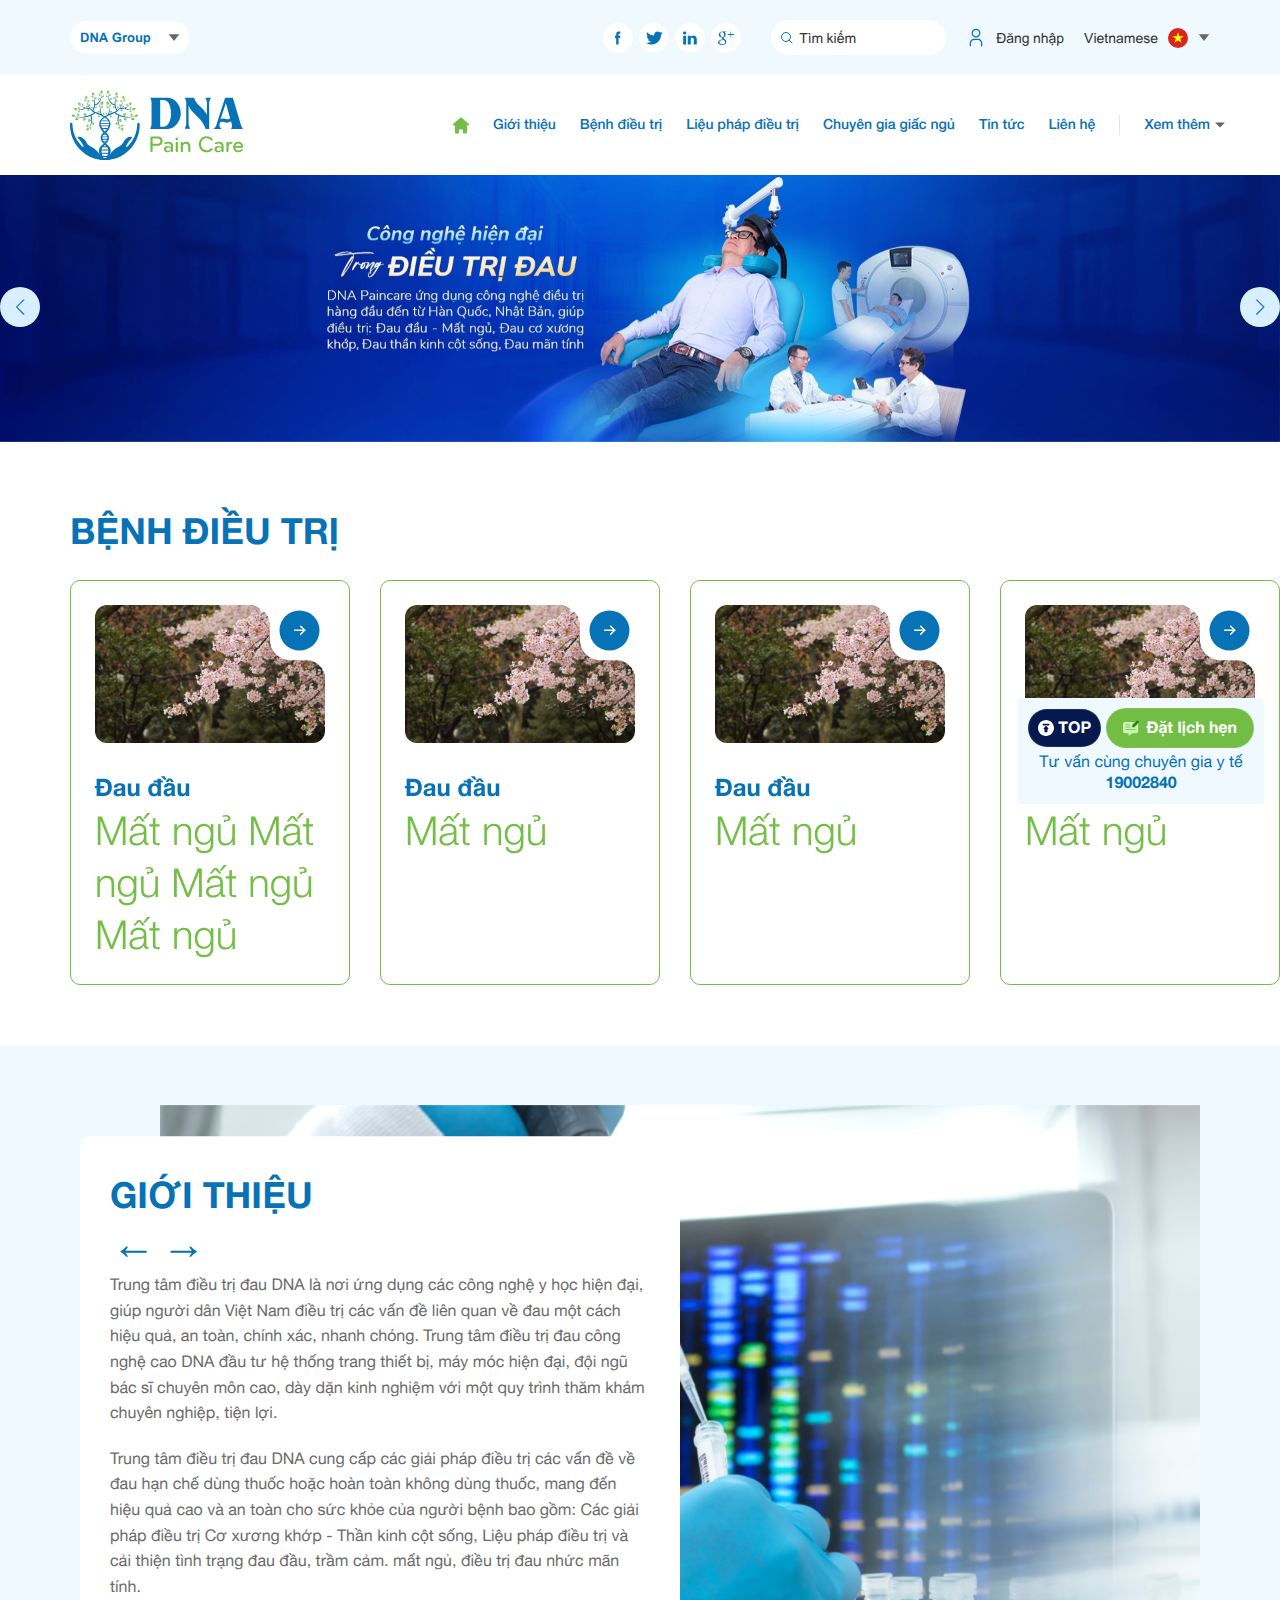
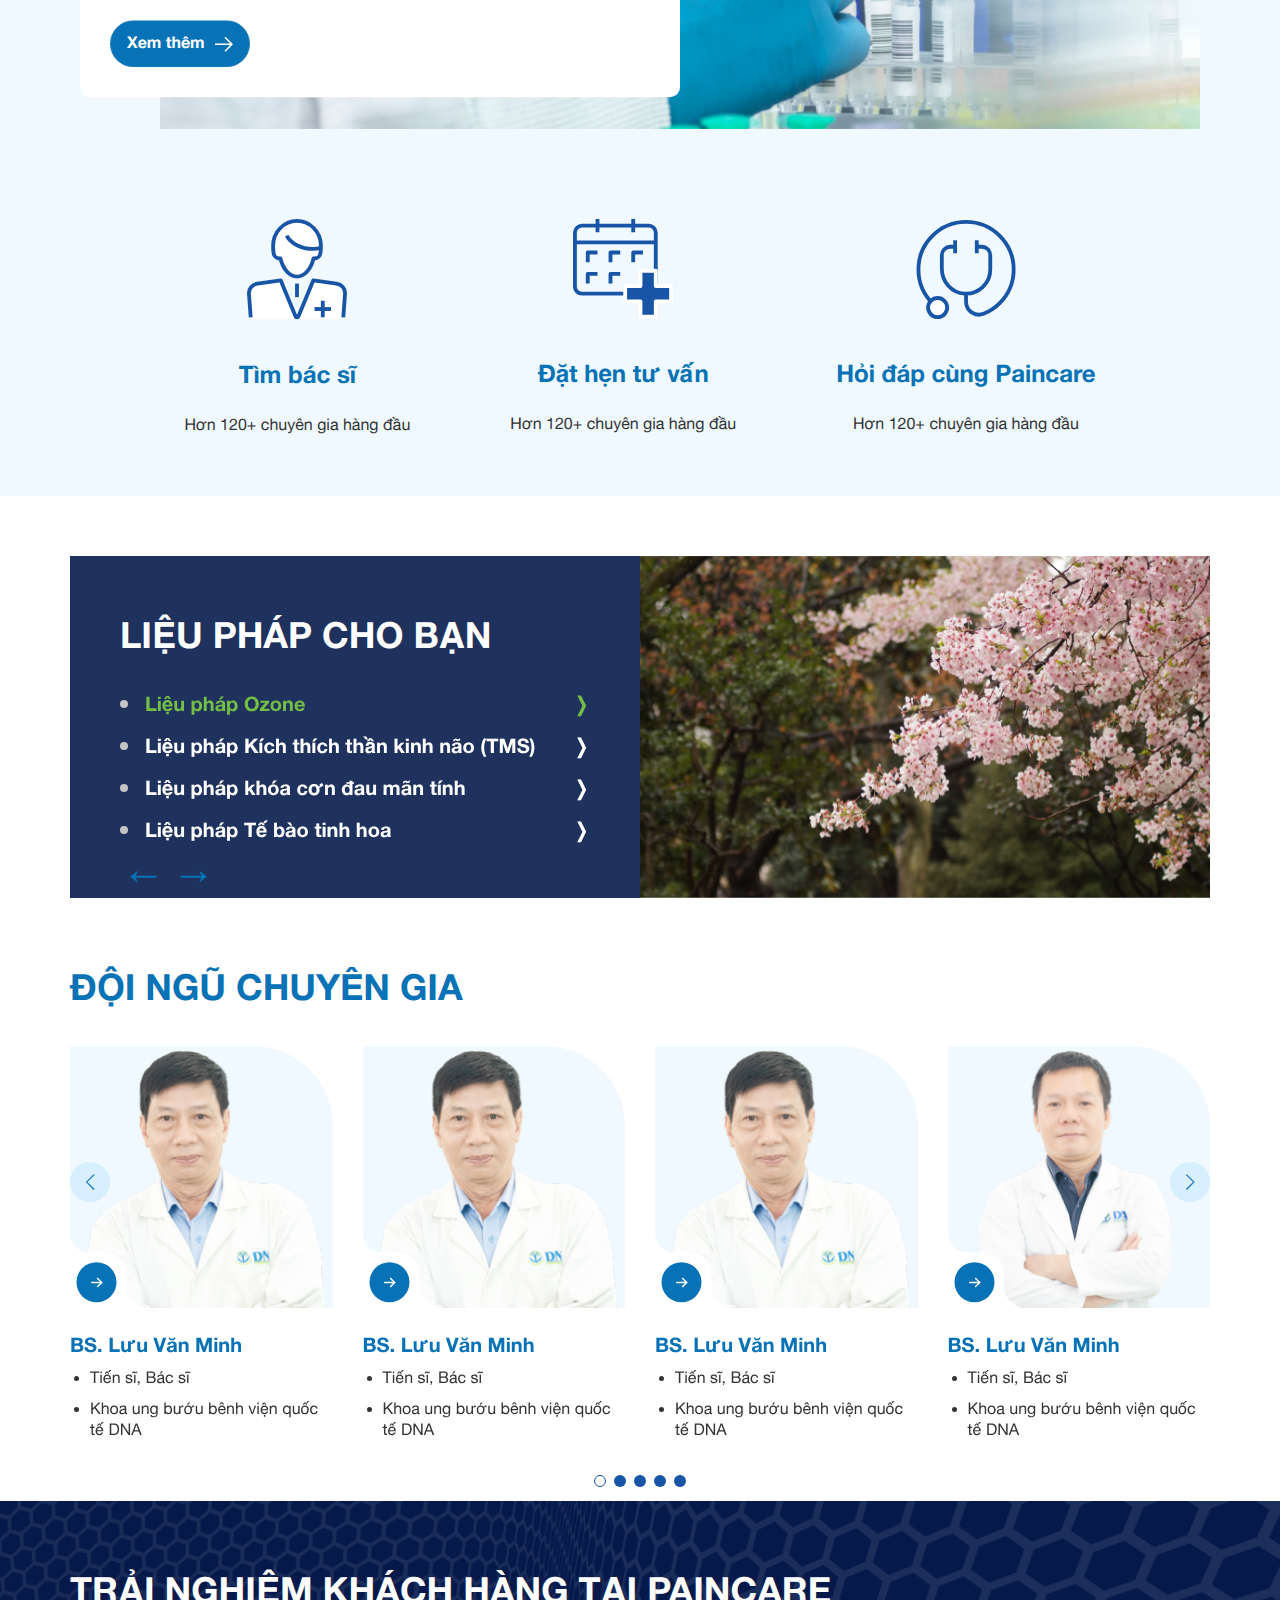
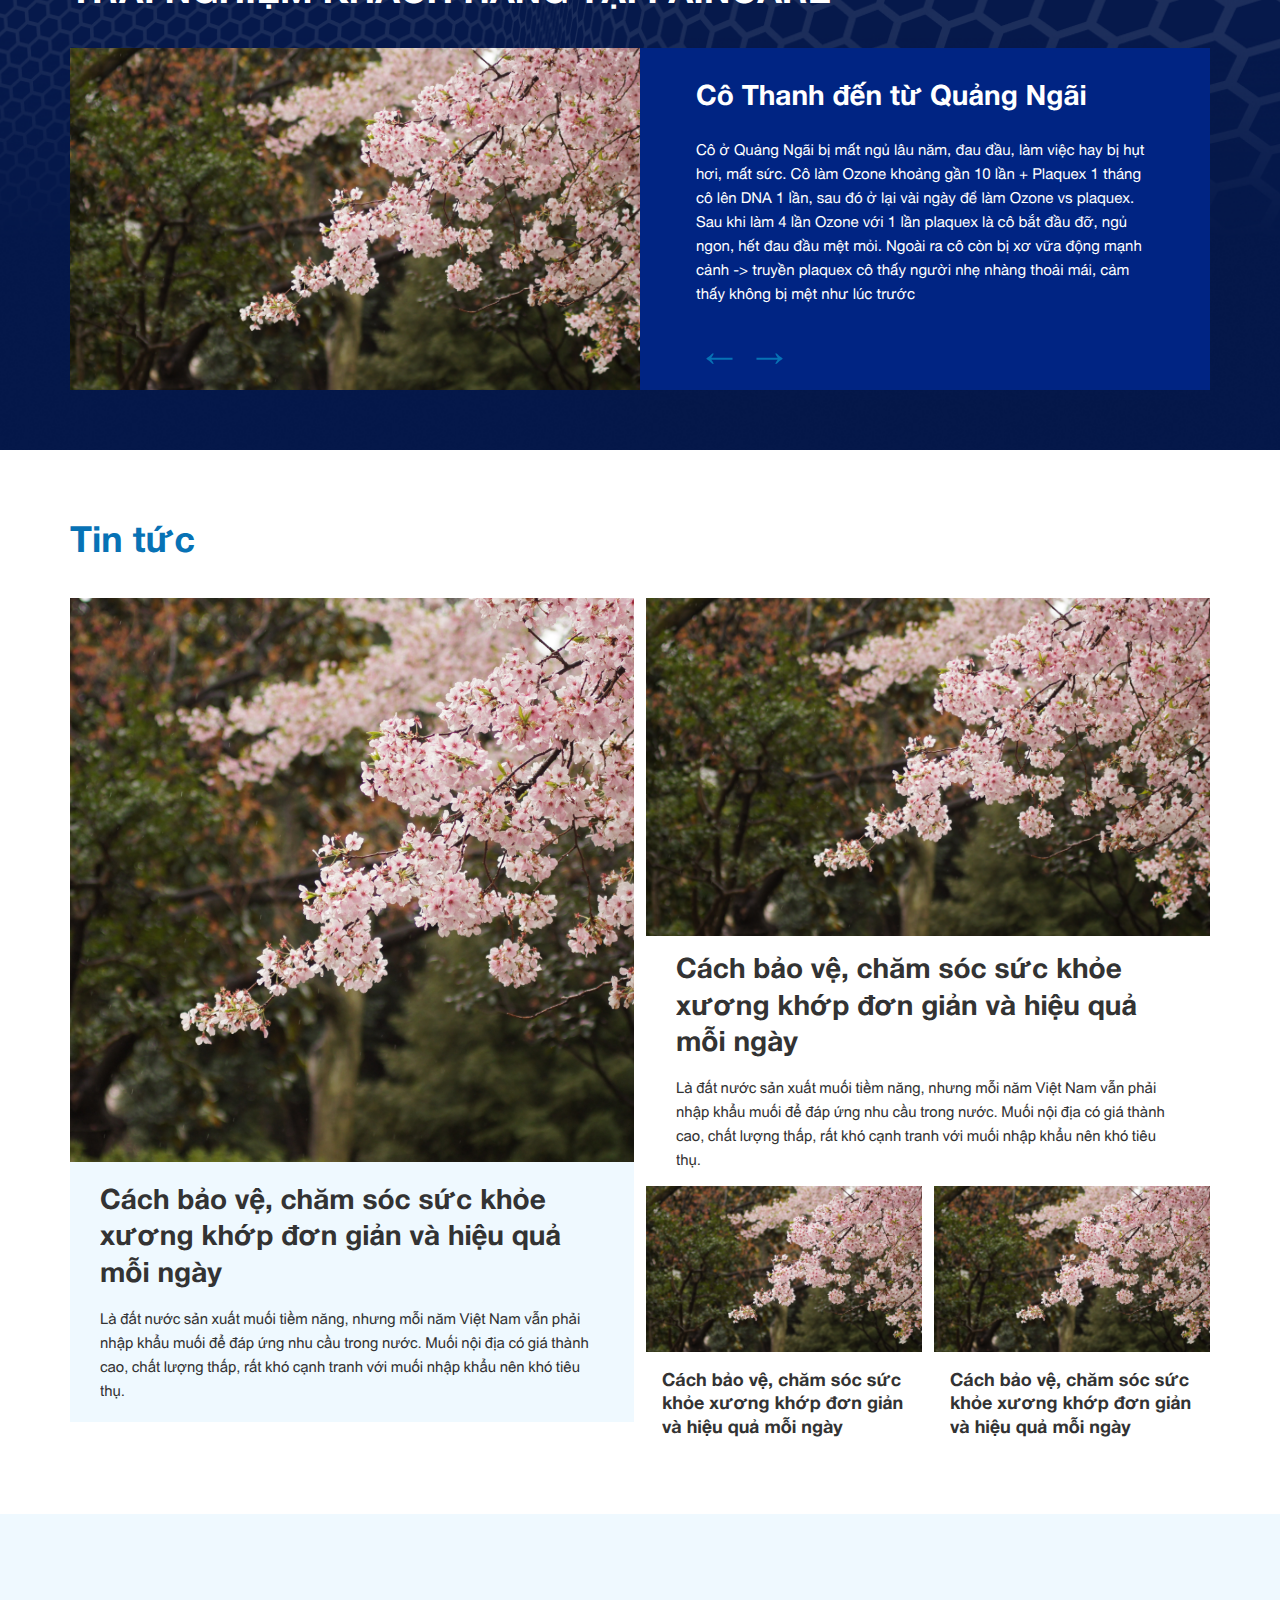
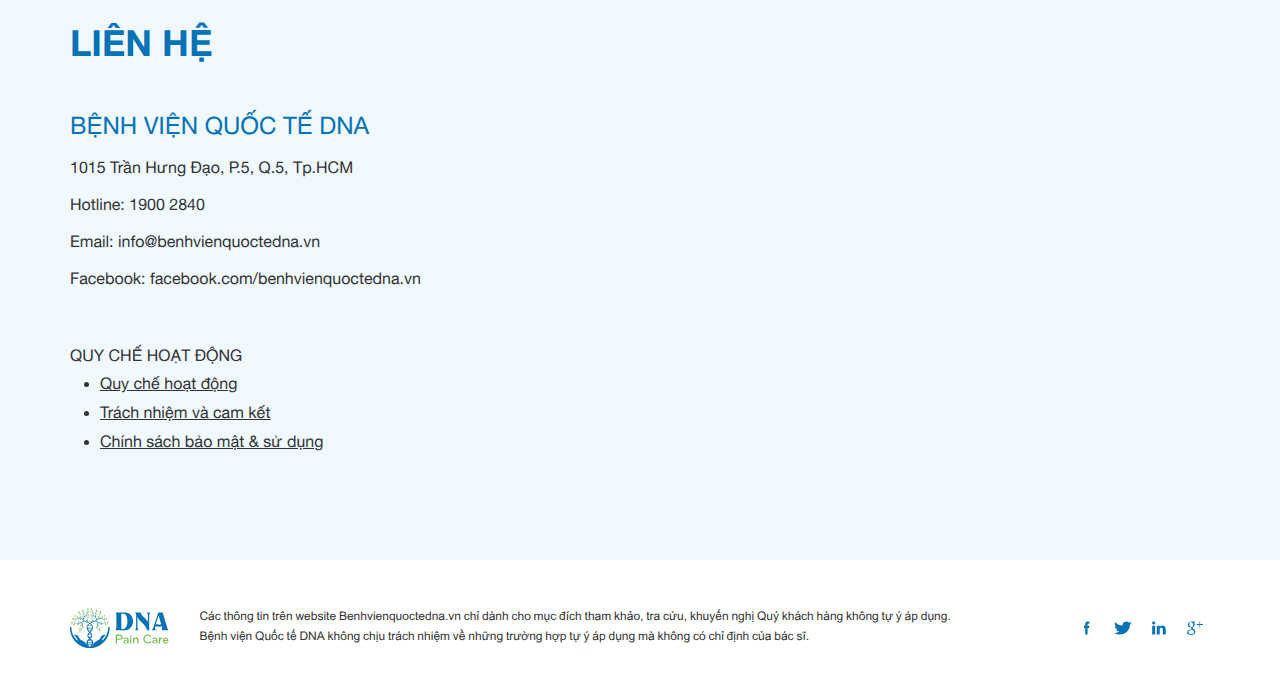
<file: index.html>
<!DOCTYPE html>
<html lang="vi">
    <head>
        <meta charset="UTF-8" />
        <meta http-equiv="X-UA-Compatible" content="IE=edge" />
        <meta name="viewport" content="width=device-width, initial-scale=1.0" />
        <!-- favicon -->
        <link
            rel="apple-touch-icon"
            sizes="57x57"
            href="./images/favicon/apple-icon-57x57.png"
        />
        <link
            rel="apple-touch-icon"
            sizes="60x60"
            href="./images/favicon/apple-icon-60x60.png"
        />
        <link
            rel="apple-touch-icon"
            sizes="72x72"
            href="./images/favicon/apple-icon-72x72.png"
        />
        <link
            rel="apple-touch-icon"
            sizes="76x76"
            href="./images/favicon/apple-icon-76x76.png"
        />
        <link
            rel="apple-touch-icon"
            sizes="114x114"
            href="./images/favicon/apple-icon-114x114.png"
        />
        <link
            rel="apple-touch-icon"
            sizes="120x120"
            href="./images/favicon/apple-icon-120x120.png"
        />
        <link
            rel="apple-touch-icon"
            sizes="144x144"
            href="./images/favicon/apple-icon-144x144.png"
        />
        <link
            rel="apple-touch-icon"
            sizes="152x152"
            href="./images/favicon/apple-icon-152x152.png"
        />
        <link
            rel="apple-touch-icon"
            sizes="180x180"
            href="./images/favicon/apple-icon-180x180.png"
        />
        <link
            rel="icon"
            type="image/png"
            sizes="192x192"
            href="/android-icon-192x192.png"
        />
        <link
            rel="icon"
            type="image/png"
            sizes="32x32"
            href="./images/favicon/favicon-32x32.png"
        />
        <link
            rel="icon"
            type="image/png"
            sizes="96x96"
            href="./images/favicon/favicon-96x96.png"
        />
        <link
            rel="icon"
            type="image/png"
            sizes="16x16"
            href="./images/favicon/favicon-16x16.png"
        />
        <meta name="msapplication-TileColor" content="#ffffff" />
        <meta
            name="msapplication-TileImage"
            content="./images/favicon/ms-icon-144x144.png"
        />
        <meta name="theme-color" content="#ffffff" />
        <!-- end favicon -->
        <title>DNA Pain Care</title>
        <!-- font -->
        <link rel="preconnect" href="https://fonts.googleapis.com" />
        <link rel="preconnect" href="https://fonts.gstatic.com" crossorigin />
        <link
            href="https://fonts.googleapis.com/css2?family=Inter:wght@100..900&family=Noto+Serif:ital,wght@0,100..900;1,100..900&display=swap"
            rel="stylesheet"
        />
        <!-- end font -->
        <link rel="stylesheet" href="./lib/swiper/swiper-bundle.min.css" />
        <link rel="stylesheet" href="./css/style.css" />
        <script src="./lib/jquery/jquery-3.7.1.min.js"></script>
    </head>

    <body>
        <!-- header -->
        <header id="header" class="header relative js__stickyHeader">
            <!-- pc -->
            <div class="header-pc d-3xl-block d-lg-none relative z-50">
                <!-- top -->
                <div class="header-top bg-blue-eff w-wrapper py-20 font-arial">
                    <div
                        class="header-top__container w-1140 d-3xl-flex items-center justify-between"
                    >
                        <!-- left -->
                        <div class="left d-3xl-flex items-center gap-24">
                            <div class="dna-group">
                                <div
                                    class="dna-text gap-8 d-3xl-flex items-center justify-between"
                                >
                                    <a href="#" class="dna-link">DNA Group</a>
                                    <div class="dna-icon">
                                        <img
                                            src="./images/svg/Polygon-gray.svg"
                                            alt=""
                                        />
                                    </div>
                                </div>
                                <ul class="dna-dropdown">
                                    <li class="dna-item">
                                        <a href="#" class="dna-link"
                                            >DNA Quận 1</a
                                        >
                                    </li>
                                    <li class="dna-item">
                                        <a href="#" class="dna-link"
                                            >DNA Quận 3</a
                                        >
                                    </li>
                                    <li class="dna-item">
                                        <a href="#" class="dna-link"
                                            >DNA Quận 5</a
                                        >
                                    </li>
                                </ul>
                            </div>
                        </div>
                        <!-- end left -->
                        <!-- right -->
                        <div class="right d-3xl-flex items-center">
                            <!-- social -->
                            <div class="social d-3xl-flex items-center mr-30">
                                <a href="#" class="social-link">
                                    <img
                                        src="./images/svg/Facebook-blue.svg"
                                        alt=""
                                    />
                                </a>
                                <a href="#" class="social-link">
                                    <img
                                        src="./images/svg/Twitter-blue.svg"
                                        alt=""
                                    />
                                </a>
                                <a href="#" class="social-link">
                                    <img
                                        src="./images/svg/linker-blue.svg"
                                        alt=""
                                    />
                                </a>
                                <a href="#" class="social-link">
                                    <img
                                        src="./images/svg/google+blue.svg"
                                        alt=""
                                    />
                                </a>
                            </div>
                            <!-- end social -->

                            <!-- search -->
                            <div class="search mr-20">
                                <form action="" class="relative">
                                    <button class="search-btn absolute">
                                        <img
                                            src="./images/svg/search-blue.svg"
                                            alt=""
                                        />
                                    </button>
                                    <input
                                        type="text"
                                        class="search-input fs-14 w-full h-full"
                                        placeholder="Tìm kiếm"
                                    />
                                </form>
                            </div>
                            <!-- end search -->

                            <!-- login -->
                            <div class="login fs-14 mr-20">
                                <div class="login-inner">
                                    <div class="d-3xl-flex items-center">
                                        <img
                                            src="./images/svg/user-blue.svg"
                                            alt=""
                                            class="mr-10"
                                        />
                                        <span>Đăng nhập</span>
                                    </div>
                                    <!-- <div class="d-3xl-flex items-center">
                                        <div class="login-img flex-0 mr-10">
                                            <img src="./images/3.jpg" alt="" class="">
                                        </div>
                                        <span class="login-name flex-1 d-3xl-inline">Nguyễn Văn A</span>
                                    </div> -->
                                </div>
                            </div>
                            <!-- end login -->

                            <!-- language -->
                            <div class="language fs-14 js__languageContainer">
                                <div
                                    class="language-default d-3xl-flex items-center js__languageDefault"
                                >
                                    <div
                                        class="language-default__item d-3xl-flex items-center mr-10 js__languageDefaultText"
                                    >
                                        <span
                                            class="language-text d-3xl-inline mr-10"
                                            >Vietnamese</span
                                        >
                                        <img
                                            src="./images/flag_1.png"
                                            class="language-img"
                                            alt=""
                                        />
                                    </div>
                                    <div class="language-down">
                                        <img
                                            src="./images/svg/Polygon-gray.svg"
                                            alt=""
                                        />
                                    </div>
                                </div>
                                <div class="language-list">
                                    <!-- item -->
                                    <div
                                        class="language-item d-3xl-flex items-center js__languageItem"
                                    >
                                        <span
                                            class="language-text d-3xl-inline mr-10"
                                            >Vietnamese</span
                                        >
                                        <img
                                            src="./images/flag_1.png"
                                            class="language-img"
                                            alt=""
                                        />
                                    </div>
                                    <!-- end item -->
                                    <!-- item -->
                                    <div
                                        class="language-item d-3xl-flex items-center js__languageItem"
                                    >
                                        <span
                                            class="language-text d-3xl-inline mr-10"
                                            >English</span
                                        >
                                        <img
                                            src="./images/flag_2.png"
                                            class="language-img"
                                            alt=""
                                        />
                                    </div>
                                    <!-- end item -->
                                </div>
                            </div>
                            <!-- end language -->
                        </div>
                        <!-- end right -->
                    </div>
                </div>
                <!-- end top -->

                <!-- bot -->
                <div class="header-bot py-15 w-wrapper bg-white">
                    <div
                        class="header-bot__container w-1140 d-3xl-flex items-center justify-between"
                    >
                        <!-- logo -->
                        <div class="logo">
                            <a href="#">
                                <img src="./images/svg/Logo.svg" alt="" />
                            </a>
                        </div>
                        <!-- end logo -->

                        <!-- navbar -->
                        <ul
                            class="navbar text-blue-077 d-3xl-flex items-center fs-14 gap-24"
                        >
                            <!-- item -->
                            <li class="navbar-item">
                                <a href="#" class="navbar-link">
                                    <img
                                        src="./images/svg/home-green.svg"
                                        alt=""
                                    />
                                </a>
                            </li>
                            <!-- end item -->
                            <!-- item -->
                            <li class="navbar-item">
                                <a href="#" class="navbar-link">Giới thiệu</a>
                            </li>
                            <!-- end item -->
                            <!-- item -->
                            <li class="navbar-item">
                                <a href="#" class="navbar-link"
                                    >Bệnh điều trị</a
                                >
                                <ul class="navbar-dropdown">
                                    <li class="navbar-dropdown__item">
                                        <a
                                            href="#"
                                            class="navbar-dropdown__link"
                                            >Cate 1</a
                                        >
                                    </li>
                                    <li class="navbar-dropdown__item">
                                        <a
                                            href="#"
                                            class="navbar-dropdown__link"
                                            >Cate 1</a
                                        >
                                    </li>
                                    <li class="navbar-dropdown__item">
                                        <a
                                            href="#"
                                            class="navbar-dropdown__link"
                                            >Cate 1</a
                                        >
                                    </li>
                                </ul>
                            </li>
                            <!-- end item -->
                            <!-- item -->
                            <li class="navbar-item">
                                <a href="#" class="navbar-link"
                                    >Liệu pháp điều trị</a
                                >
                                <ul class="navbar-dropdown">
                                    <li class="navbar-dropdown__item">
                                        <a
                                            href="#"
                                            class="navbar-dropdown__link"
                                            >Cate 1</a
                                        >
                                    </li>
                                    <li class="navbar-dropdown__item">
                                        <a
                                            href="#"
                                            class="navbar-dropdown__link"
                                            >Cate 1</a
                                        >
                                    </li>
                                    <li class="navbar-dropdown__item">
                                        <a
                                            href="#"
                                            class="navbar-dropdown__link"
                                            >Cate 1</a
                                        >
                                    </li>
                                </ul>
                            </li>
                            <!-- end item -->
                            <!-- item -->
                            <li class="navbar-item">
                                <a href="#" class="navbar-link"
                                    >Chuyên gia giấc ngủ</a
                                >
                                <ul class="navbar-dropdown">
                                    <li class="navbar-dropdown__item">
                                        <a
                                            href="#"
                                            class="navbar-dropdown__link"
                                            >Cate 1</a
                                        >
                                    </li>
                                    <li class="navbar-dropdown__item">
                                        <a
                                            href="#"
                                            class="navbar-dropdown__link"
                                            >Cate 1</a
                                        >
                                    </li>
                                    <li class="navbar-dropdown__item">
                                        <a
                                            href="#"
                                            class="navbar-dropdown__link"
                                            >Cate 1</a
                                        >
                                    </li>
                                </ul>
                            </li>
                            <!-- end item -->
                            <!-- item -->
                            <li class="navbar-item">
                                <a href="#" class="navbar-link">Tin tức</a>
                                <ul class="navbar-dropdown">
                                    <li class="navbar-dropdown__item">
                                        <a
                                            href="#"
                                            class="navbar-dropdown__link"
                                            >Cate 1</a
                                        >
                                    </li>
                                    <li class="navbar-dropdown__item">
                                        <a
                                            href="#"
                                            class="navbar-dropdown__link"
                                            >Cate 1</a
                                        >
                                    </li>
                                    <li class="navbar-dropdown__item">
                                        <a
                                            href="#"
                                            class="navbar-dropdown__link"
                                            >Cate 1</a
                                        >
                                    </li>
                                </ul>
                            </li>
                            <!-- end item -->
                            <!-- item -->
                            <li class="navbar-item">
                                <a href="#" class="navbar-link">Liên hệ</a>
                                <ul class="navbar-dropdown">
                                    <li class="navbar-dropdown__item">
                                        <a
                                            href="#"
                                            class="navbar-dropdown__link"
                                            >Cate 1</a
                                        >
                                    </li>
                                    <li class="navbar-dropdown__item">
                                        <a
                                            href="#"
                                            class="navbar-dropdown__link"
                                            >Cate 1</a
                                        >
                                    </li>
                                    <li class="navbar-dropdown__item">
                                        <a
                                            href="#"
                                            class="navbar-dropdown__link"
                                            >Cate 1</a
                                        >
                                    </li>
                                </ul>
                            </li>
                            <!-- end item -->
                            <!-- item -->
                            <li class="navbar-item navbar-item--more">
                                <a href="#" class="navbar-link">Xem thêm</a>
                                <ul class="navbar-dropdown">
                                    <li class="navbar-dropdown__item">
                                        <a
                                            href="#"
                                            class="navbar-dropdown__link"
                                            >Cate 1</a
                                        >
                                    </li>
                                    <li class="navbar-dropdown__item">
                                        <a
                                            href="#"
                                            class="navbar-dropdown__link"
                                            >Cate 1</a
                                        >
                                    </li>
                                    <li class="navbar-dropdown__item">
                                        <a
                                            href="#"
                                            class="navbar-dropdown__link"
                                            >Cate 1</a
                                        >
                                    </li>
                                </ul>
                            </li>
                            <!-- end item -->
                        </ul>

                        <!-- end navbar -->
                    </div>
                </div>
                <!-- end bot -->
            </div>
            <!-- end pc -->

            <!-- mb -->
            <div class="header-mb d-3xl-none d-lg-block">
                <!-- top -->
                <div
                    class="header-mb__top d-3xl-flex items-center justify-between"
                >
                    <!-- left -->
                    <div class="left">
                        <div class="sub-menu">
                            <!-- icon bar -->
                            <div
                                class="icon-bar js__clickShowMenuMb px-15 py-10"
                            >
                                <img src="./images/svg/bar.svg" alt="" />
                            </div>
                            <!-- end icon bar -->
                            <!-- content -->
                            <div class="sub-menu__content">
                                <!-- close -->
                                <div
                                    class="sub-menu__close js__closeSubMenu p-4 mb-8 d-3xl-flex items-center text-white"
                                >
                                    <img
                                        src="./images/svg/close-w.svg"
                                        alt=""
                                    />
                                </div>
                                <!-- end close -->

                                <div class="sub-menu__container">
                                    <!-- list -->
                                    <div class="sub-menu__list">
                                        <!-- item -->
                                        <div class="sub-menu__item">
                                            <!-- heading -->
                                            <div
                                                class="heading-sub js__dropDown d-3xl-flex items-center justify-between px-16 py-8 text-white"
                                            >
                                                <h3
                                                    class="heading-sub__title fs-16 fw-500"
                                                >
                                                    Movies
                                                </h3>
                                                <div class="heading-sub__arrow">
                                                    <svg
                                                        xmlns="http://www.w3.org/2000/svg"
                                                        width="24"
                                                        height="24"
                                                        class="ipc-icon ipc-icon--chevron-right"
                                                        id="iconContext-chevron-right"
                                                        viewBox="0 0 24 24"
                                                        fill="currentColor"
                                                        role="presentation"
                                                    >
                                                        <path
                                                            fill="none"
                                                            d="M0 0h24v24H0V0z"
                                                        ></path>
                                                        <path
                                                            d="M9.29 6.71a.996.996 0 0 0 0 1.41L13.17 12l-3.88 3.88a.996.996 0 1 0 1.41 1.41l4.59-4.59a.996.996 0 0 0 0-1.41L10.7 6.7c-.38-.38-1.02-.38-1.41.01z"
                                                        ></path>
                                                    </svg>
                                                </div>
                                            </div>
                                            <!-- end heading -->

                                            <!-- sub menu list -->
                                            <ul
                                                class="list-sub js__listSubMenu"
                                            >
                                                <li class="item-sub">
                                                    <a
                                                        href="#"
                                                        class="item-sub__link fs-16"
                                                        >Release Calender</a
                                                    >
                                                </li>
                                                <li class="item-sub">
                                                    <a
                                                        href="#"
                                                        class="item-sub__link fs-16"
                                                        >Release Calender</a
                                                    >
                                                </li>
                                                <li class="item-sub">
                                                    <a
                                                        href="#"
                                                        class="item-sub__link fs-16"
                                                        >Release Calender</a
                                                    >
                                                </li>
                                            </ul>
                                            <!-- end sub menu list -->
                                        </div>
                                        <!-- end item -->
                                        <!-- item -->
                                        <div class="sub-menu__item">
                                            <!-- heading -->
                                            <div
                                                class="heading-sub js__dropDown d-3xl-flex items-center justify-between px-16 py-8 text-white"
                                            >
                                                <h3
                                                    class="heading-sub__title fs-16 fw-500"
                                                >
                                                    Movies
                                                </h3>
                                                <div class="heading-sub__arrow">
                                                    <svg
                                                        xmlns="http://www.w3.org/2000/svg"
                                                        width="24"
                                                        height="24"
                                                        class="ipc-icon ipc-icon--chevron-right"
                                                        id="iconContext-chevron-right"
                                                        viewBox="0 0 24 24"
                                                        fill="currentColor"
                                                        role="presentation"
                                                    >
                                                        <path
                                                            fill="none"
                                                            d="M0 0h24v24H0V0z"
                                                        ></path>
                                                        <path
                                                            d="M9.29 6.71a.996.996 0 0 0 0 1.41L13.17 12l-3.88 3.88a.996.996 0 1 0 1.41 1.41l4.59-4.59a.996.996 0 0 0 0-1.41L10.7 6.7c-.38-.38-1.02-.38-1.41.01z"
                                                        ></path>
                                                    </svg>
                                                </div>
                                            </div>
                                            <!-- end heading -->

                                            <!-- sub menu list -->
                                            <ul
                                                class="list-sub js__listSubMenu"
                                            >
                                                <li class="item-sub">
                                                    <a
                                                        href="#"
                                                        class="item-sub__link fs-16"
                                                        >Release Calender</a
                                                    >
                                                </li>
                                                <li class="item-sub">
                                                    <a
                                                        href="#"
                                                        class="item-sub__link fs-16"
                                                        >Release Calender</a
                                                    >
                                                </li>
                                                <li class="item-sub">
                                                    <a
                                                        href="#"
                                                        class="item-sub__link fs-16"
                                                        >Release Calender</a
                                                    >
                                                </li>
                                            </ul>
                                            <!-- end sub menu list -->
                                        </div>
                                        <!-- end item -->
                                    </div>
                                    <!-- end list -->
                                </div>
                            </div>
                            <!-- end content -->
                            <div class="overlay js__overlay"></div>
                        </div>
                    </div>
                    <!-- end left -->
                    <!-- right -->
                    <div class="right d-3xl-flex items-center">
                        <!-- social -->
                        <div class="social d-3xl-flex items-center mr-30">
                            <a href="#" class="social-link">
                                <img
                                    src="./images/svg/Facebook-blue.svg"
                                    alt=""
                                />
                            </a>
                            <a href="#" class="social-link">
                                <img
                                    src="./images/svg/Twitter-blue.svg"
                                    alt=""
                                />
                            </a>
                            <a href="#" class="social-link">
                                <img
                                    src="./images/svg/linker-blue.svg"
                                    alt=""
                                />
                            </a>
                            <a href="#" class="social-link">
                                <img
                                    src="./images/svg/google+blue.svg"
                                    alt=""
                                />
                            </a>
                        </div>
                        <!-- end social -->

                        <!-- language -->
                        <div class="language fs-14 js__languageContainer">
                            <div
                                class="language-default d-3xl-flex items-center js__languageDefault"
                            >
                                <div
                                    class="language-default__item d-3xl-flex items-center mr-10 js__languageDefaultText"
                                >
                                    <span
                                        class="language-text d-3xl-inline mr-10"
                                        >Vietnamese</span
                                    >
                                    <img
                                        src="./images/flag_1.png"
                                        class="language-img"
                                        alt=""
                                    />
                                </div>
                                <div class="language-down">
                                    <img
                                        src="./images/svg/Polygon-gray.svg"
                                        alt=""
                                    />
                                </div>
                            </div>
                            <div class="language-list">
                                <!-- item -->
                                <div
                                    class="language-item d-3xl-flex items-center js__languageItem"
                                >
                                    <span
                                        class="language-text d-3xl-inline mr-10"
                                        >Vietnamese</span
                                    >
                                    <img
                                        src="./images/flag_1.png"
                                        class="language-img"
                                        alt=""
                                    />
                                </div>
                                <!-- end item -->
                                <!-- item -->
                                <div
                                    class="language-item d-3xl-flex items-center js__languageItem"
                                >
                                    <span
                                        class="language-text d-3xl-inline mr-10"
                                        >English</span
                                    >
                                    <img
                                        src="./images/flag_2.png"
                                        class="language-img"
                                        alt=""
                                    />
                                </div>
                                <!-- end item -->
                            </div>
                        </div>
                        <!-- end language -->
                    </div>
                    <!-- end right -->
                </div>
                <!-- end top -->

                <!-- center -->
                <div
                    class="header-mb__center d-3xl-flex items-center justify-between px-15 py-10 border-e5"
                >
                    <!-- left -->
                    <div class="logo">
                        <a href="#">
                            <img src="./images/svg/Logo.svg" alt="" />
                        </a>
                    </div>
                    <!-- end left -->
                    <!-- right -->
                    <div class="right d-3xl-flex items-center gap-16">
                        <!-- search -->
                        <div class="search">
                            <!-- icon -->
                            <div class="search-icon js__searchMb">
                                <img src="./images/svg/zoom-2.svg" alt="" />
                            </div>
                            <!-- end icon -->

                            <!-- form -->
                            <div
                                class="header-search-mb__form h-60 w-full js__formSearchMb"
                            >
                                <form action="" class="w-full h-full">
                                    <div
                                        class="relative text-white w-full h-full"
                                    >
                                        <input
                                            type="text"
                                            class="header-search-input w-full h-full p-15 fs-16 text-white"
                                            placeholder="Search..."
                                        />
                                        <div
                                            class="header-search-btn absolute h-full js__closeSearchMb mr-15"
                                        >
                                            <img
                                                src="./images/svg/close-w.svg"
                                                alt=""
                                            />
                                        </div>
                                    </div>
                                </form>
                            </div>
                            <!-- end form -->
                        </div>
                        <!-- end search -->
                        <!-- dna group -->
                        <div class="dna-group">
                            <div
                                class="dna-text gap-8 d-3xl-flex items-center justify-between"
                            >
                                <a href="#" class="dna-link">DNA Group</a>
                                <div class="dna-icon">
                                    <img
                                        src="./images/svg/Polygon-gray.svg"
                                        alt=""
                                    />
                                </div>
                            </div>
                            <ul class="dna-dropdown">
                                <li class="dna-item">
                                    <a href="#" class="dna-link">DNA Quận 1</a>
                                </li>
                                <li class="dna-item">
                                    <a href="#" class="dna-link">DNA Quận 3</a>
                                </li>
                                <li class="dna-item">
                                    <a href="#" class="dna-link">DNA Quận 5</a>
                                </li>
                            </ul>
                        </div>
                        <!-- end dna group -->
                    </div>
                    <!-- end right -->
                </div>
                <!-- end center -->

                <!-- navbar -->
                <div
                    class="navbar-menu-mb js__navbarMenuMb bg-green-096 py-12 pl-15 pr-40 relative"
                >
                    <ul
                        class="navbar-mb js__navbarMb d-3xl-flex items-center fs-14"
                    >
                        <li class="navbar-item text-blue-077 flex-0">
                            <a href="#" class="">
                                <img src="./images/svg/home-green.svg" alt="" />
                            </a>
                        </li>
                        <li class="navbar-item text-blue-077">
                            <a href="#">Thư viện sức khỏe</a>
                        </li>
                        <li class="navbar-item text-blue-077">
                            <a href="#">Chuyên gia</a>
                        </li>
                        <li class="navbar-item text-blue-077">
                            <a href="#">Sự kiện</a>
                        </li>
                        <li class="navbar-item text-blue-077">
                            <a href="#">Liên hệ</a>
                        </li>
                    </ul>
                    <div class="navbar-scroll-icon js__navbarIcon">
                        <svg
                            xmlns="http://www.w3.org/2000/svg"
                            width="12"
                            height="6"
                            viewBox="0 0 12 6"
                            fill="none"
                        >
                            <path
                                fill-rule="evenodd"
                                clip-rule="evenodd"
                                d="M9 0.0297852L12 2.99979L9 5.96979V3.59378H0V2.40578H9V0.0297852Z"
                                fill="white"
                            ></path>
                        </svg>
                    </div>
                </div>
                <!-- end navbar -->
            </div>
            <!-- end mb -->
        </header>
        <!-- end header -->
        <!-- main -->
        <main id="main" class="main">
            <!-- primary -->
            <section class="main-primary-slide relative z-20 over-hidden">
                <div class="main-primary-slide__container js__oneSlidesContainer arrow-secondary">
                    <div class="swiper js__oneSlide">
                        <div class="swiper-wrapper">
                            <div class="swiper-slide">
                                <a href="#">
                                    <div class="d-3xl-block d-sm-none">
                                        <img src="./images/bg__5.1.jpg" alt="" class="w-full">
                                    </div>
                                    <div class="d-3xl-none d-sm-block">
                                        <img src="./images/bg__5.3.jpg" alt="" class="w-full">
                                    </div>
                                </a>
                            </div>
                            <div class="swiper-slide">
                                <a href="#">
                                    <div class="d-3xl-block d-sm-none">
                                        <img src="./images/bg__5.2.jpg" alt="" class="w-full">
                                    </div>
                                    <div class="d-3xl-none d-sm-block">
                                        <img src="./images/bg__5.4.jpg" alt="" class="w-full">
                                    </div>
                                </a>
                            </div>
                        </div>
                        <div class="swiper-button-next"></div>
                        <div class="swiper-button-prev"></div>
                    </div>

                </div>
            </section>
            <!-- end primary -->

            <!-- secondary -->
            <section
                class="main-secondary relative z-20 over-hidden arrow-secondary"
            >
                <div class="main-secondary__container w-left">
                    <!-- heading -->
                    <h2
                        class="heading-primary fs-36 fw-600 text-blue-077 uppercase lh-160"
                    >
                        <a href="#">Bệnh điều trị</a>
                    </h2>
                    <!-- end heading -->

                    <!-- content -->
                    <div
                        class="main-secondary__slide mt-20 js__fourSlidesContainer"
                    >
                        <div class="swiper js__fourSlide">
                            <div class="swiper-wrapper">
                                <!-- slide -->
                                <div class="swiper-slide">
                                    <div class="article p-24 border-10">
                                        <!-- img -->
                                        <div class="article-img">
                                            <a href="#" class="image-wrapper">
                                                <img
                                                    src="./images/2.jpg"
                                                    alt=""
                                                    class="image-1 border-12"
                                                />
                                                <img
                                                    src="./images/svg/border-5.svg"
                                                    alt=""
                                                    class="image-2"
                                                />
                                            </a>
                                        </div>
                                        <!-- end img -->
                                        <!-- content -->
                                        <div class="article-content mt-30">
                                            <h3
                                                class="article-title-1 fs-24 fw-600 text-blue-077"
                                            >
                                                Đau đầu
                                            </h3>
                                            <h4
                                                class="article-title-2 fs-40 fw-300 text-green-73"
                                            >
                                                Mất ngủ Mất ngủ Mất ngủ Mất ngủ
                                            </h4>
                                        </div>
                                        <!-- end content -->
                                    </div>
                                </div>
                                <!-- end slide -->
                                <!-- slide -->
                                <div class="swiper-slide">
                                    <div class="article p-24 border-10">
                                        <!-- img -->
                                        <div class="article-img">
                                            <a href="#" class="image-wrapper">
                                                <img
                                                    src="./images/2.jpg"
                                                    alt=""
                                                    class="image-1 border-12"
                                                />
                                                <img
                                                    src="./images/svg/border-5.svg"
                                                    alt=""
                                                    class="image-2"
                                                />
                                            </a>
                                        </div>
                                        <!-- end img -->
                                        <!-- content -->
                                        <div class="article-content mt-30">
                                            <h3
                                                class="article-title-1 fs-24 fw-600 text-blue-077"
                                            >
                                                Đau đầu
                                            </h3>
                                            <h4
                                                class="article-title-2 fs-40 fw-300 text-green-73"
                                            >
                                                Mất ngủ
                                            </h4>
                                        </div>
                                        <!-- end content -->
                                    </div>
                                </div>
                                <!-- end slide -->
                                <!-- slide -->
                                <div class="swiper-slide">
                                    <div class="article p-24 border-10">
                                        <!-- img -->
                                        <div class="article-img">
                                            <a href="#" class="image-wrapper">
                                                <img
                                                    src="./images/2.jpg"
                                                    alt=""
                                                    class="image-1 border-12"
                                                />
                                                <img
                                                    src="./images/svg/border-5.svg"
                                                    alt=""
                                                    class="image-2"
                                                />
                                            </a>
                                        </div>
                                        <!-- end img -->
                                        <!-- content -->
                                        <div class="article-content mt-30">
                                            <h3
                                                class="article-title-1 fs-24 fw-600 text-blue-077"
                                            >
                                                Đau đầu
                                            </h3>
                                            <h4
                                                class="article-title-2 fs-40 fw-300 text-green-73"
                                            >
                                                Mất ngủ
                                            </h4>
                                        </div>
                                        <!-- end content -->
                                    </div>
                                </div>
                                <!-- end slide -->
                                <!-- slide -->
                                <div class="swiper-slide">
                                    <div class="article p-24 border-10">
                                        <!-- img -->
                                        <div class="article-img">
                                            <a href="#" class="image-wrapper">
                                                <img
                                                    src="./images/2.jpg"
                                                    alt=""
                                                    class="image-1 border-12"
                                                />
                                                <img
                                                    src="./images/svg/border-5.svg"
                                                    alt=""
                                                    class="image-2"
                                                />
                                            </a>
                                        </div>
                                        <!-- end img -->
                                        <!-- content -->
                                        <div class="article-content mt-30">
                                            <h3
                                                class="article-title-1 fs-24 fw-600 text-blue-077"
                                            >
                                                Đau đầu
                                            </h3>
                                            <h4
                                                class="article-title-2 fs-40 fw-300 text-green-73"
                                            >
                                                Mất ngủ
                                            </h4>
                                        </div>
                                        <!-- end content -->
                                    </div>
                                </div>
                                <!-- end slide -->
                            </div>
                            <div class="swiper-button-next"></div>
                            <div class="swiper-button-prev"></div>
                        </div>
                        <div class="swiper-pagination"></div>
                    </div>
                    <!-- end content -->
                </div>
            </section>
            <!-- end secondary -->

            <!-- tertiary -->
            <section class="main-tertiary relative z-20 over-hidden">
                <div class="main-tertiary__top w-left js__oneSlidesContainer">
                    <!-- left -->
                    <div class="left relative">
                        <!-- heading -->
                        <h2
                            class="heading-primary fs-36 fw-600 text-blue-077 uppercase lh-160"
                        >
                            <a href="#">Giới thiệu</a>
                        </h2>
                        <!-- end heading -->

                        <!-- button -->
                        <div class="left-button arrow-primary">
                            <div class="swiper-button-next"></div>
                            <div class="swiper-button-prev"></div>
                        </div>
                        <!-- end button -->

                        <!-- content -->
                        <div class="left-text fs-16 lh-160 text-gray-6b">
                            <p class="mb-20">
                                Trung tâm điều trị đau DNA là nơi ứng dụng các
                                công nghệ y học hiện đại, giúp người dân Việt
                                Nam điều trị các vấn đề liên quan về đau một
                                cách hiệu quả, an toàn, chính xác, nhanh chóng.
                                Trung tâm điều trị đau công nghệ cao DNA đầu tư
                                hệ thống trang thiết bị, máy móc hiện đại, đội
                                ngũ bác sĩ chuyên môn cao, dày dặn kinh nghiệm
                                với một quy trình thăm khám chuyên nghiệp, tiện
                                lợi.
                            </p>
                            <p>
                                Trung tâm điều trị đau DNA cung cấp các giải
                                pháp điều trị các vấn đề về đau hạn chế dùng
                                thuốc hoặc hoàn toàn không dùng thuốc, mang đến
                                hiệu quả cao và an toàn cho sức khỏe của người
                                bệnh bao gồm: Các giải pháp điều trị Cơ xương
                                khớp - Thần kinh cột sống, Liệu pháp điều trị và
                                cải thiện tình trạng đau đầu, trầm cảm. mất ngủ,
                                điều trị đau nhức mãn tính.
                            </p>
                        </div>
                        <!-- end content -->
                        <!-- xem them -->
                        <div class="mt-20 booking">
                            <a href="#" class="btn">
                                <span class="booking-text d-3xl-inline mr-10"
                                    >Xem thêm</span
                                >
                                <img
                                    src="./images/svg/next-arrow-w.svg"
                                    class="booking-img"
                                    alt=""
                                />
                            </a>
                        </div>
                        <!-- end xem them -->
                    </div>
                    <!-- end left -->
                    <!-- right -->
                    <div class="right">
                        <div class="swiper js__oneSlide">
                            <div class="swiper-wrapper">
                                <!-- slide -->
                                <div class="swiper-slide">
                                    <a href="#" class="image-wrapper">
                                        <img src="./images/bg_3.png" alt="" />
                                    </a>
                                </div>
                                <!-- end slide -->
                                <!-- slide -->
                                <div class="swiper-slide">
                                    <a href="#" class="image-wrapper">
                                        <img src="./images/2.jpg" alt="" />
                                    </a>
                                </div>
                                <!-- end slide -->
                            </div>
                        </div>
                    </div>
                    <!-- end right -->
                </div>

                <div
                    class="main-tertiary__bot w-1140 d-3xl-flex items-center justify-center gap-20"
                >
                    <!-- article -->
                    <div class="article">
                        <!-- img -->
                        <div class="article-img">
                            <img src="./images/svg/doctor-blue.svg" alt="" />
                        </div>
                        <!-- end img -->

                        <!-- content -->
                        <div class="article-content mt-40 text-center">
                            <h3
                                class="article-title fs-24 fw-600 text-blue-077"
                            >
                                <a href="#">Tìm bác sĩ</a>
                            </h3>
                            <p class="article-des fs-16 mt-24">
                                Hơn 120+ chuyên gia hàng đầu
                            </p>
                        </div>
                        <!-- end content -->
                    </div>
                    <!-- end article -->
                    <!-- article -->
                    <div class="article">
                        <!-- img -->
                        <div class="article-img">
                            <img src="./images/svg/calender-blue.svg" alt="" />
                        </div>
                        <!-- end img -->

                        <!-- content -->
                        <div class="article-content mt-40 text-center">
                            <h3
                                class="article-title fs-24 fw-600 text-blue-077"
                            >
                                <a href="#">Đặt hẹn tư vấn</a>
                            </h3>
                            <p class="article-des fs-16 mt-24">
                                Hơn 120+ chuyên gia hàng đầu
                            </p>
                        </div>
                        <!-- end content -->
                    </div>
                    <!-- end article -->
                    <!-- article -->
                    <div class="article">
                        <!-- img -->
                        <div class="article-img">
                            <img src="./images/svg/care-blue.svg" alt="" />
                        </div>
                        <!-- end img -->

                        <!-- content -->
                        <div class="article-content mt-40 text-center">
                            <h3
                                class="article-title fs-24 fw-600 text-blue-077"
                            >
                                <a href="#">Hỏi đáp cùng Paincare</a>
                            </h3>
                            <p class="article-des fs-16 mt-24">
                                Hơn 120+ chuyên gia hàng đầu
                            </p>
                        </div>
                        <!-- end content -->
                    </div>
                    <!-- end article -->
                </div>
            </section>
            <!-- end tertiary -->

            <!-- quaternary -->
            <section
                class="main-quaternary w-wrapper relative z-20 over-hidden"
            >
                <div
                    class="main-quaternary__container main-quaternary__slideGallery w-1140 js__galleryVerticalSwiper"
                >
                    <!-- content -->
                    <div class="article-content">
                        <!-- heading -->
                        <h2
                            class="heading-primary fs-36 fw-600 text-white uppercase lh-160"
                        >
                            <a href="#">Liệu pháp cho bạn</a>
                        </h2>
                        <!-- end heading -->
                        <div class="article-text mt-20 arrow-primary">
                            <div thumbsslider class="swiper js__firstSwipper">
                                <div class="swiper-wrapper">
                                    <!-- slide -->
                                    <div class="swiper-slide">
                                        <div
                                            class="article-item fs-20 text-white fw-600 py-8"
                                        >
                                            <h3 class="article-link">
                                                Liệu pháp Ozone
                                            </h3>
                                        </div>
                                    </div>
                                    <!-- end slide -->
                                    <!-- slide -->
                                    <div class="swiper-slide">
                                        <div
                                            class="article-item fs-20 text-white fw-600 py-8"
                                        >
                                            <h3 class="article-link">
                                                Liệu pháp Kích thích thần kinh
                                                não (TMS)
                                            </h3>
                                        </div>
                                    </div>
                                    <!-- end slide -->
                                    <!-- slide -->
                                    <div class="swiper-slide">
                                        <div
                                            class="article-item fs-20 text-white fw-600 py-8"
                                        >
                                            <h3 class="article-link">
                                                Liệu pháp khóa cơn đau mãn tính
                                            </h3>
                                        </div>
                                    </div>
                                    <!-- end slide -->
                                    <!-- slide -->
                                    <div class="swiper-slide">
                                        <div
                                            class="article-item fs-20 text-white fw-600 py-8"
                                        >
                                            <h3 class="article-link">
                                                Liệu pháp Tế bào tinh hoa
                                            </h3>
                                        </div>
                                    </div>
                                    <!-- end slide -->
                                    <!-- slide -->
                                    <div class="swiper-slide">
                                        <div
                                            class="article-item fs-20 text-white fw-600 py-8"
                                        >
                                            <h3 class="article-link">
                                                Liệu pháp khóa cơn đau mãn tính
                                            </h3>
                                        </div>
                                    </div>
                                    <!-- end slide -->
                                    <!-- slide -->
                                    <div class="swiper-slide">
                                        <div
                                            class="article-item fs-20 text-white fw-600 py-8"
                                        >
                                            <h3 class="article-link">
                                                Liệu pháp Tế bào tinh hoa
                                            </h3>
                                        </div>
                                    </div>
                                    <!-- end slide -->
                                </div>
                            </div>
                            <div class="article-button">
                                <div class="swiper-button-next"></div>
                                <div class="swiper-button-prev"></div>
                            </div>
                        </div>
                    </div>
                    <!-- end content -->

                    <!-- img -->
                    <div class="article-thumb">
                        <div class="swiper js__secondSwiper">
                            <div class="swiper-wrapper">
                                <!-- slide -->
                                <div class="swiper-slide">
                                    <a href="#" class="image-wrapper">
                                        <img src="./images/2.jpg" alt="" />
                                    </a>
                                </div>
                                <!-- end slide -->
                                <!-- slide -->
                                <div class="swiper-slide">
                                    <a href="#" class="image-wrapper">
                                        <img src="./images/3.jpg" alt="" />
                                    </a>
                                </div>
                                <!-- end slide -->
                                <!-- slide -->
                                <div class="swiper-slide">
                                    <a href="#" class="image-wrapper">
                                        <img src="./images/2.jpg" alt="" />
                                    </a>
                                </div>
                                <!-- end slide -->
                                <!-- slide -->
                                <div class="swiper-slide">
                                    <a href="#" class="image-wrapper">
                                        <img src="./images/3.jpg" alt="" />
                                    </a>
                                </div>
                                <!-- end slide -->
                                <!-- slide -->
                                <div class="swiper-slide">
                                    <a href="#" class="image-wrapper">
                                        <img src="./images/2.jpg" alt="" />
                                    </a>
                                </div>
                                <!-- end slide -->
                                <!-- slide -->
                                <div class="swiper-slide">
                                    <a href="#" class="image-wrapper">
                                        <img src="./images/3.jpg" alt="" />
                                    </a>
                                </div>
                                <!-- end slide -->
                            </div>
                        </div>
                    </div>

                    <!-- end img -->
                </div>
            </section>
            <!-- end quaternary -->

            <!-- quinary -->
            <section class="main-quinary w-wrapper relative z-20 over-hidden">
                <div class="main-quinary__container w-1140">
                    <!-- heading -->
                    <h2
                        class="heading-primary fs-36 fw-600 text-blue-077 uppercase lh-160"
                    >
                        <a href="#">Đội ngũ chuyên gia</a>
                    </h2>
                    <!-- end heading -->

                    <!-- slide -->
                    <div
                        class="main-quinary__slide mt-30 js__fourSlidesContainer arrow-secondary"
                    >
                        <div class="swiper js__fourSlide">
                            <div class="swiper-wrapper">
                                <!-- slide -->
                                <div class="swiper-slide">
                                    <div class="article">
                                        <!-- img -->
                                        <div class="article-img">
                                            <a
                                                href="#"
                                                class="image-wrapper-full"
                                            >
                                                <img
                                                    src="./images/doctor_1.png"
                                                    alt=""
                                                    class="image-1"
                                                />
                                                <img
                                                    src="./images/svg/border-6.svg"
                                                    alt=""
                                                    class="image-2"
                                                />
                                            </a>
                                        </div>
                                        <!-- end img -->
                                        <!-- content -->
                                        <div class="article-content mt-24">
                                            <h3
                                                class="article-title-1 fs-20 fw-600 text-blue-077"
                                            >
                                                BS. Lưu Văn Minh
                                            </h3>
                                            <ul class="article-list">
                                                <li>Tiến sĩ, Bác sĩ</li>
                                                <li>
                                                    Khoa ung bướu bênh viện quốc
                                                    tế DNA
                                                </li>
                                            </ul>
                                        </div>
                                        <!-- end content -->
                                    </div>
                                </div>
                                <!-- end slide -->
                                <!-- slide -->
                                <div class="swiper-slide">
                                    <div class="article">
                                        <!-- img -->
                                        <div class="article-img">
                                            <a
                                                href="#"
                                                class="image-wrapper-full"
                                            >
                                                <img
                                                    src="./images/doctor_1.png"
                                                    alt=""
                                                    class="image-1"
                                                />
                                                <img
                                                    src="./images/svg/border-6.svg"
                                                    alt=""
                                                    class="image-2"
                                                />
                                            </a>
                                        </div>
                                        <!-- end img -->
                                        <!-- content -->
                                        <div class="article-content mt-24">
                                            <h3
                                                class="article-title-1 fs-20 fw-600 text-blue-077"
                                            >
                                                BS. Lưu Văn Minh
                                            </h3>
                                            <ul class="article-list">
                                                <li>Tiến sĩ, Bác sĩ</li>
                                                <li>
                                                    Khoa ung bướu bênh viện quốc
                                                    tế DNA
                                                </li>
                                            </ul>
                                        </div>
                                        <!-- end content -->
                                    </div>
                                </div>
                                <!-- end slide -->
                                <!-- slide -->
                                <div class="swiper-slide">
                                    <div class="article">
                                        <!-- img -->
                                        <div class="article-img">
                                            <a
                                                href="#"
                                                class="image-wrapper-full"
                                            >
                                                <img
                                                    src="./images/doctor_1.png"
                                                    alt=""
                                                    class="image-1"
                                                />
                                                <img
                                                    src="./images/svg/border-6.svg"
                                                    alt=""
                                                    class="image-2"
                                                />
                                            </a>
                                        </div>
                                        <!-- end img -->
                                        <!-- content -->
                                        <div class="article-content mt-24">
                                            <h3
                                                class="article-title-1 fs-20 fw-600 text-blue-077"
                                            >
                                                BS. Lưu Văn Minh
                                            </h3>
                                            <ul class="article-list">
                                                <li>Tiến sĩ, Bác sĩ</li>
                                                <li>
                                                    Khoa ung bướu bênh viện quốc
                                                    tế DNA
                                                </li>
                                            </ul>
                                        </div>
                                        <!-- end content -->
                                    </div>
                                </div>
                                <!-- end slide -->
                                <!-- slide -->
                                <div class="swiper-slide">
                                    <div class="article">
                                        <!-- img -->
                                        <div class="article-img">
                                            <a
                                                href="#"
                                                class="image-wrapper-full"
                                            >
                                                <img
                                                    src="./images/doctor_2.png"
                                                    alt=""
                                                    class="image-1"
                                                />
                                                <img
                                                    src="./images/svg/border-6.svg"
                                                    alt=""
                                                    class="image-2"
                                                />
                                            </a>
                                        </div>
                                        <!-- end img -->
                                        <!-- content -->
                                        <div class="article-content mt-24">
                                            <h3
                                                class="article-title-1 fs-20 fw-600 text-blue-077"
                                            >
                                                BS. Lưu Văn Minh
                                            </h3>
                                            <ul class="article-list">
                                                <li>Tiến sĩ, Bác sĩ</li>
                                                <li>
                                                    Khoa ung bướu bênh viện quốc
                                                    tế DNA
                                                </li>
                                            </ul>
                                        </div>
                                        <!-- end content -->
                                    </div>
                                </div>
                                <!-- end slide -->
                                <!-- slide -->
                                <div class="swiper-slide">
                                    <div class="article">
                                        <!-- img -->
                                        <div class="article-img">
                                            <a
                                                href="#"
                                                class="image-wrapper-full"
                                            >
                                                <img
                                                    src="./images/doctor_5.png"
                                                    alt=""
                                                    class="image-1"
                                                />
                                                <img
                                                    src="./images/svg/border-6.svg"
                                                    alt=""
                                                    class="image-2"
                                                />
                                            </a>
                                        </div>
                                        <!-- end img -->
                                        <!-- content -->
                                        <div class="article-content mt-24">
                                            <h3
                                                class="article-title-1 fs-20 fw-600 text-blue-077"
                                            >
                                                BS. Lưu Văn Minh
                                            </h3>
                                            <ul class="article-list">
                                                <li>Tiến sĩ, Bác sĩ</li>
                                                <li>
                                                    Khoa ung bướu bênh viện quốc
                                                    tế DNA
                                                </li>
                                            </ul>
                                        </div>
                                        <!-- end content -->
                                    </div>
                                </div>
                                <!-- end slide -->
                            </div>
                            <div class="swiper-button-next"></div>
                            <div class="swiper-button-prev"></div>
                        </div>
                        <div class="swiper-pagination"></div>
                    </div>
                    <!-- end slide -->
                </div>
            </section>
            <!-- end quinary -->

            <!-- senary -->
            <section class="main-senary w-wrapper relative z-20 over-hidden">
                <div
                    class="main-senary__container w-1140 js__oneSlidesContainer arrow-primary"
                >
                    <!-- heading -->
                    <h2
                        class="heading-primary fs-36 fw-600 text-white uppercase lh-160"
                    >
                        Trải nghiệm khách hàng tại Paincare
                    </h2>
                    <!-- end heading -->

                    <!-- content -->
                    <div class="main-senary__slide mt-30">
                        <div class="swiper js__oneSlide">
                            <div class="swiper-wrapper">
                                <!-- slide -->
                                <div class="swiper-slide">
                                    <div class="article d-3xl-grid col-2">
                                        <!-- img -->
                                        <a href="#" class="image-wrapper">
                                            <img src="./images/2.jpg" alt="" />
                                        </a>
                                        <!-- end img -->
                                        <!-- text -->
                                        <div class="article-content text-white">
                                            <h3
                                                class="article-title fs-28 fw-600"
                                            >
                                                Cô Thanh đến từ Quảng Ngãi
                                            </h3>
                                            <p
                                                class="article-des fs-15 lh-160 mt-24"
                                            >
                                                Cô ở Quảng Ngãi bị mất ngủ lâu
                                                năm, đau đầu, làm việc hay bị
                                                hụt hơi, mất sức. Cô làm Ozone
                                                khoảng gần 10 lần + Plaquex 1
                                                tháng cô lên DNA 1 lần, sau đó ở
                                                lại vài ngày để làm Ozone vs
                                                plaquex. Sau khi làm 4 lần Ozone
                                                với 1 lần plaquex là cô bắt đầu
                                                đỡ, ngủ ngon, hết đau đầu mệt
                                                mỏi. Ngoài ra cô còn bị xơ vữa
                                                động mạnh cảnh -> truyền plaquex
                                                cô thấy người nhẹ nhàng thoải
                                                mái, cảm thấy không bị mệt như
                                                lúc trước
                                            </p>
                                        </div>
                                        <!-- end text -->
                                    </div>
                                </div>
                                <!-- end slide -->
                                <!-- slide -->
                                <div class="swiper-slide">
                                    <div class="article d-3xl-grid col-2">
                                        <!-- img -->
                                        <a href="#" class="image-wrapper">
                                            <img src="./images/2.jpg" alt="" />
                                        </a>
                                        <!-- end img -->
                                        <!-- text -->
                                        <div class="article-content text-white">
                                            <h3
                                                class="article-title fs-28 fw-600"
                                            >
                                                Cô Thanh đến từ Quảng Ngãi
                                            </h3>
                                            <p
                                                class="article-des fs-15 lh-160 mt-24"
                                            >
                                                Cô ở Quảng Ngãi bị mất ngủ lâu
                                                năm, đau đầu, làm việc hay bị
                                                hụt hơi, mất sức. Cô làm Ozone
                                                khoảng gần 10 lần + Plaquex 1
                                                tháng cô lên DNA 1 lần,
                                            </p>
                                        </div>
                                        <!-- end text -->
                                    </div>
                                </div>
                                <!-- end slide -->
                                <div class="main-senary__button">
                                    <div class="swiper-button-next"></div>
                                    <div class="swiper-button-prev"></div>
                                </div>
                            </div>
                        </div>
                    </div>
                    <!-- end content -->
                </div>
            </section>
            <!-- end senary -->

            <!-- septenary -->
            <section class="main-septenary w-wrapper relative z-20 over-hidden">
                <div class="main-septenary__container w-1140">
                    <!-- heading -->
                    <h2
                        class="heading-primary fs-36 fw-600 text-blue-077 lh-160"
                    >
                        <a href="#">Tin tức</a>
                    </h2>
                    <!-- end heading -->

                    <!-- content -->
                    <div class="main-septenary__content mt-30 d-3xl-grid col-2">
                        <!-- large -->
                        <div class="article-large">
                            <!-- img -->
                            <div class="article-img">
                                <a href="#" class="image-wrapper-full">
                                    <img src="./images/2.jpg" alt="" />
                                </a>
                            </div>
                            <!-- end img -->
                            <!-- content -->
                            <div class="article-content py-20 px-30">
                                <h3 class="article-title fs-28 fw-600">
                                    <a href="#" class="fix-text3"
                                        >Cách bảo vệ, chăm sóc sức khỏe xương
                                        khớp đơn giản và hiệu quả mỗi ngày</a
                                    >
                                </h3>
                                <div
                                    class="article-des fs-15 font-arial lh-160 mt-15"
                                >
                                    <p class="fix-text4">
                                        Là đất nước sản xuất muối tiềm năng,
                                        nhưng mỗi năm Việt Nam vẫn phải nhập
                                        khẩu muối để đáp ứng nhu cầu trong nước.
                                        Muối nội địa có giá thành cao, chất
                                        lượng thấp, rất khó cạnh tranh với muối
                                        nhập khẩu nên khó tiêu thụ.
                                    </p>
                                </div>
                            </div>
                            <!-- end content -->
                        </div>
                        <!-- end large -->

                        <!-- small -->
                        <div class="article-small">
                            <!-- top -->
                            <div class="article-top">
                                <!-- img -->
                                <div class="article-img">
                                    <a href="#" class="image-wrapper">
                                        <img src="./images/2.jpg" alt="" />
                                    </a>
                                </div>
                                <!-- end img -->
                                <!-- content -->
                                <div
                                    class="article-content py-15 px-30 bg-white"
                                >
                                    <h3 class="article-title fs-28 fw-600">
                                        <a href="#" class="fix-text3"
                                            >Cách bảo vệ, chăm sóc sức khỏe
                                            xương khớp đơn giản và hiệu quả mỗi
                                            ngày</a
                                        >
                                    </h3>
                                    <div
                                        class="article-des fs-15 font-arial lh-160 mt-15"
                                    >
                                        <p class="fix-text4">
                                            Là đất nước sản xuất muối tiềm năng,
                                            nhưng mỗi năm Việt Nam vẫn phải nhập
                                            khẩu muối để đáp ứng nhu cầu trong
                                            nước. Muối nội địa có giá thành cao,
                                            chất lượng thấp, rất khó cạnh tranh
                                            với muối nhập khẩu nên khó tiêu thụ.
                                        </p>
                                    </div>
                                </div>
                                <!-- end content -->
                            </div>
                            <!-- end top -->

                            <!-- bot -->
                            <div class="article-bot d-3xl-grid col-2">
                                <!-- article -->
                                <div class="article">
                                    <!-- img -->
                                    <div class="article-img">
                                        <a href="#" class="image-wrapper">
                                            <img src="./images/2.jpg" alt="" />
                                        </a>
                                    </div>
                                    <!-- end img -->
                                    <!-- content -->
                                    <div class="article-content p-16">
                                        <h3 class="article-title fs-18 fw-600">
                                            <a href="#" class="fix-text3"
                                                >Cách bảo vệ, chăm sóc sức khỏe
                                                xương khớp đơn giản và hiệu quả
                                                mỗi ngày</a
                                            >
                                        </h3>
                                    </div>
                                    <!-- end content -->
                                </div>
                                <!-- end article -->
                                <!-- article -->
                                <div class="article">
                                    <!-- img -->
                                    <div class="article-img">
                                        <a href="#" class="image-wrapper">
                                            <img src="./images/2.jpg" alt="" />
                                        </a>
                                    </div>
                                    <!-- end img -->
                                    <!-- content -->
                                    <div class="article-content p-16">
                                        <h3 class="article-title fs-18 fw-600">
                                            <a href="#" class="fix-text3"
                                                >Cách bảo vệ, chăm sóc sức khỏe
                                                xương khớp đơn giản và hiệu quả
                                                mỗi ngày</a
                                            >
                                        </h3>
                                    </div>
                                    <!-- end content -->
                                </div>
                                <!-- end article -->
                            </div>
                            <!-- end bot -->
                        </div>
                        <!-- end small -->
                    </div>
                    <!-- end content -->
                </div>
            </section>
            <!-- end septenary -->

            <!-- octonary -->
            <section class="main-octonary w-wrapper relative z-20 over-hidden">
                <div class="main-octonary__container w-1140 d-3xl-flex">
                    <!-- left -->
                    <div class="main-octonary__left flex-1">
                        <!-- heading -->
                        <h2
                            class="heading-primary fs-36 fw-600 text-blue-077 uppercase lh-160"
                        >
                            <a href="#">Liên hệ</a>
                        </h2>
                        <!-- end heading -->
                        <h3
                            class="main-octonary__title fs-24 text-blue-077 mt-40 uppercase"
                        >
                            Bệnh viện quốc tế DNA
                        </h3>
                        <div class="main-octonary__text mt-16">
                            <p class="mb-16">
                                1015 Trần Hưng Đạo, P.5, Q.5, Tp.HCM
                            </p>
                            <p class="mb-16">Hotline: 1900 2840</p>
                            <p class="mb-16">
                                Email: info@benhvienquoctedna.vn
                            </p>
                            <p class="mb-16">
                                Facebook: facebook.com/benhvienquoctedna.vn
                            </p>
                        </div>
                        <div class="main-octonary__regulations mt-40">
                            <h4 class="title uppercase mb-8">
                                Quy chế hoạt động
                            </h4>
                            <ul class="list pl-30">
                                <li class="mb-8">
                                    <a href="#">Quy chế hoạt động</a>
                                </li>
                                <li class="mb-8">
                                    <a href="#">Trách nhiệm và cam kết</a>
                                </li>
                                <li class="mb-8">
                                    <a href="#">Chính sách bảo mật & sử dụng</a>
                                </li>
                            </ul>
                        </div>
                    </div>
                    <!-- end left -->
                    <!-- right -->
                    <div class="main-octonary__right flex-1">
                        <iframe
                            src="https://www.google.com/maps/embed?pb=!1m18!1m12!1m3!1d3919.7521916873466!2d106.67295107573581!3d10.753572059613486!2m3!1f0!2f0!3f0!3m2!1i1024!2i768!4f13.1!3m3!1m2!1s0x31752f6186f15b95%3A0x51ea231980e909f0!2zQuG7h25oIFZp4buHbiBRdeG7kWMgVOG6vyBETkE!5e0!3m2!1svi!2s!4v1718093233475!5m2!1svi!2s"
                            width="966"
                            height="640"
                            style="border: 0"
                            allowfullscreen=""
                            loading="lazy"
                            referrerpolicy="no-referrer-when-downgrade"
                        ></iframe>
                    </div>
                    <!-- end right -->
                </div>
            </section>
            <!-- end octonary -->
        </main>
        <!-- end main -->
        <!-- footer -->
        <footer id="footer" class="footer">
            <div class="footer-container w-wrapper relative z-20 over-hidden">
                <div
                    class="footer-inner w-1140 d-3xl-flex items-center justify-between"
                >
                    <!-- left -->
                    <div class="footer-left d-3xl-flex items-center">
                        <a href="#" class="footer-left__logo flex-0">
                            <img src="./images/svg/Logo.svg" alt="" />
                        </a>
                        <div class="footer-left__text fs-12 font-arial ml-30">
                            <p>
                                Các thông tin trên website Benhvienquoctedna.vn
                                chỉ dành cho mục đích tham khảo, tra cứu, khuyến
                                nghị Quý khách hàng không tự ý áp dụng.
                            </p>
                            <p>
                                Bệnh viện Quốc tế DNA không chịu trách nhiệm về
                                những trường hợp tự ý áp dụng mà không có chỉ
                                định của bác sĩ.
                            </p>
                        </div>
                    </div>
                    <!-- end left -->
                    <!-- right -->
                    <div class="footer-right">
                        <div class="social d-3xl-flex items-center">
                            <a href="#" class="social-link">
                                <img
                                    src="./images/svg/Facebook-blue.svg"
                                    alt=""
                                />
                            </a>
                            <a href="#" class="social-link">
                                <img
                                    src="./images/svg/Twitter-blue.svg"
                                    alt=""
                                />
                            </a>
                            <a href="#" class="social-link">
                                <img
                                    src="./images/svg/linker-blue.svg"
                                    alt=""
                                />
                            </a>
                            <a href="#" class="social-link">
                                <img
                                    src="./images/svg/google+blue.svg"
                                    alt=""
                                />
                            </a>
                        </div>
                    </div>
                    <!-- end right -->
                </div>
            </div>

            <div class="footer-fixed">
                <div class="footer-fixed__inner">
                    <!-- back top -->
                    <div id="back-top" class="back-top btn btn--primary">
                        <img
                            src="./images/svg/up-arrow-w.svg"
                            alt=""
                            class="mr-4"
                        />
                        <span class="uppercase">Top</span>
                    </div>
                    <!-- end back top -->
                    <!-- booking -->
                    <a
                        href="#"
                        class="footer-fixed__booking btn btn--secondary"
                    >
                        <div
                            class="footer-fixed__booking-inner d-3xl-flex items-center"
                        >
                            <img
                                src="./images/svg/feedback_green.svg"
                                alt=""
                                class="mr-8"
                            />
                            <span>Đặt lịch hẹn</span>
                        </div>
                    </a>
                    <!-- end booking -->
                </div>
                <div
                    class="footer-fixed__call text-center fs-16 text-blue-077 mt-4"
                >
                    <p>Tư vấn cùng chuyên gia y tế</p>
                    <h3 class="fw-600"><a href="tel:123456789">19002840</a></h3>
                </div>
            </div>
        </footer>
        <!-- end footer -->
        <script src="./lib/swiper/swiper-bundle.min.js"></script>
        <script src="./js/ResizeSensor.js"></script>
        <script src="./js/theia-sticky-sidebar.js"></script>
        <script src="./js/main.js"></script>
    </body>
</html>
</file>
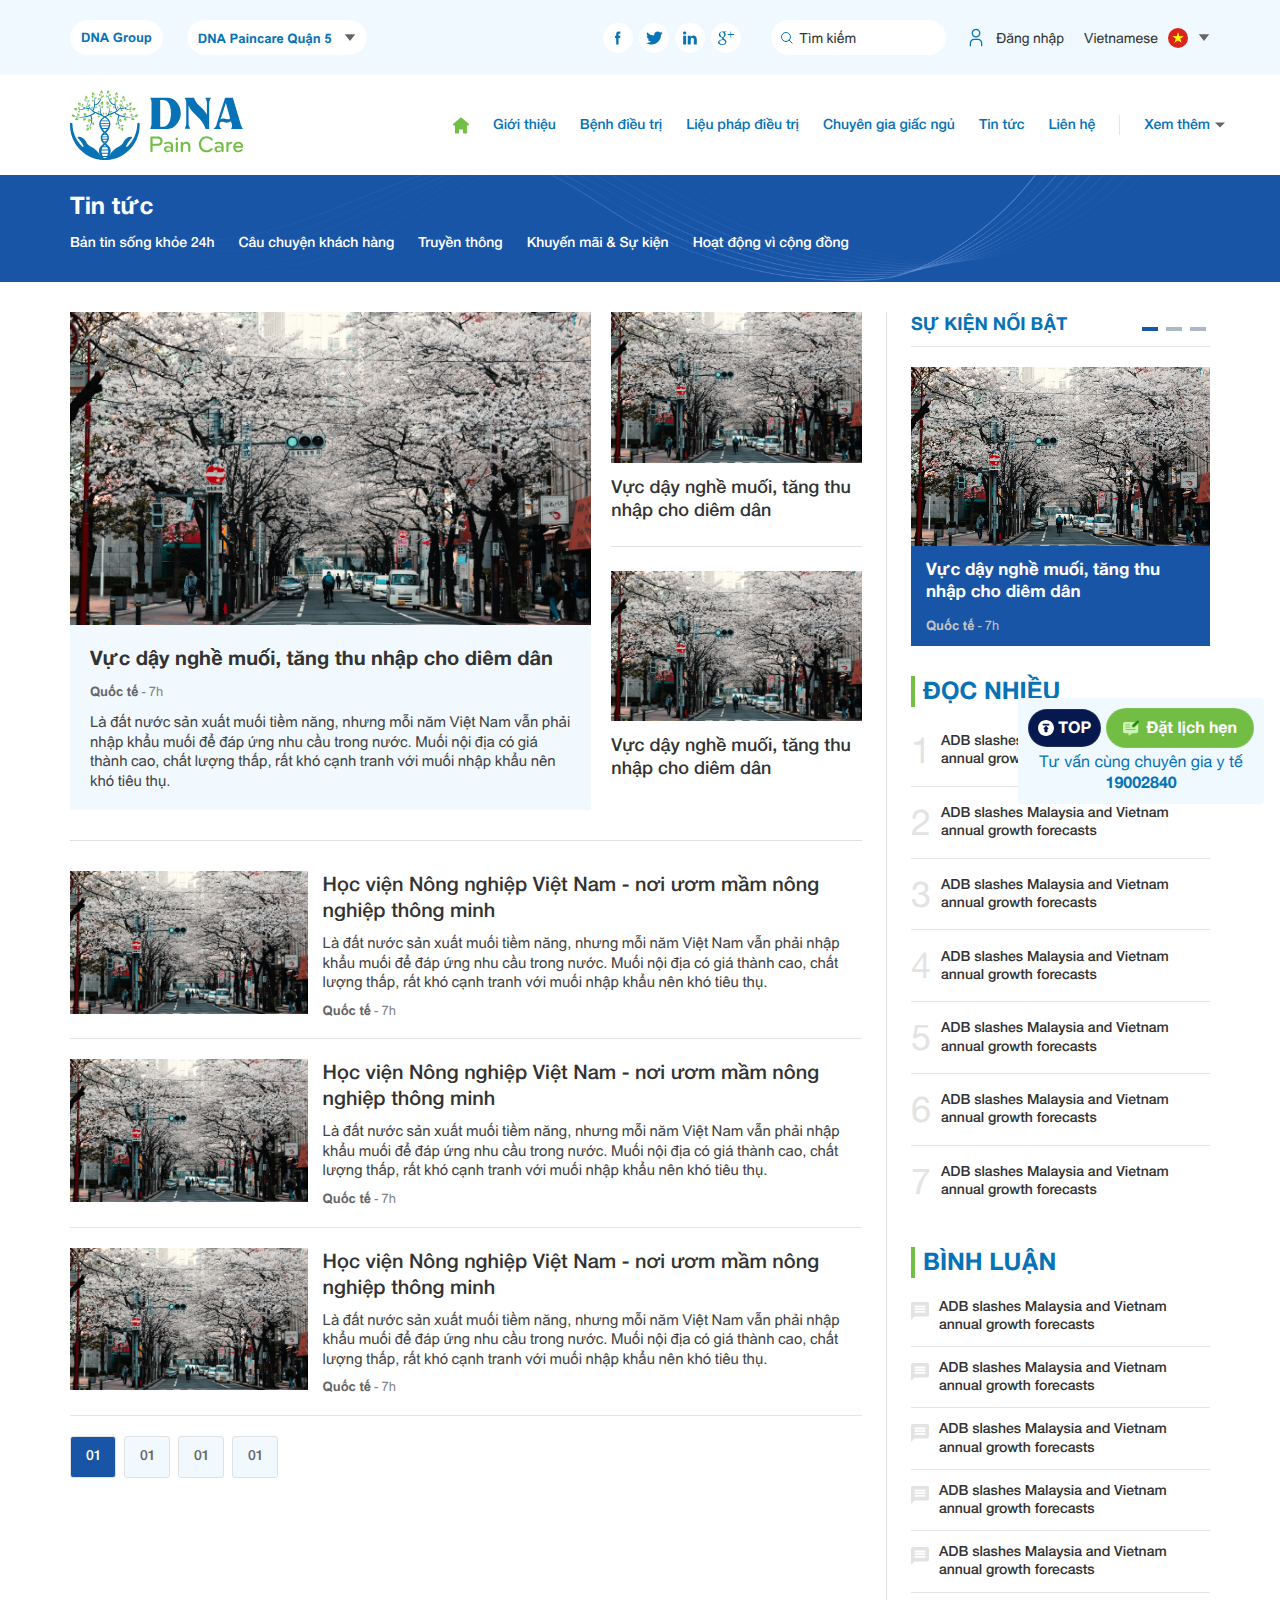
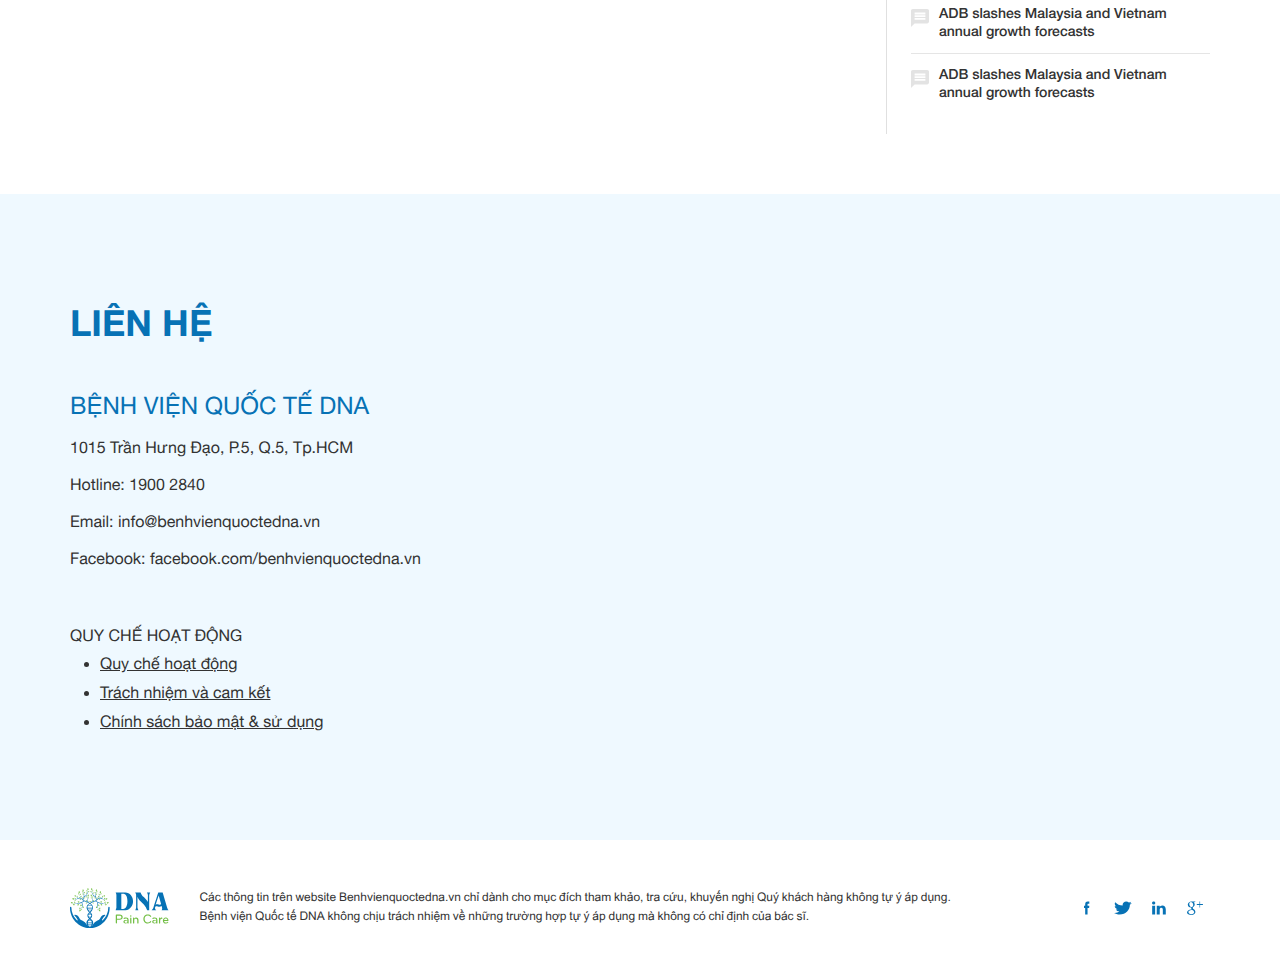
<file: cate.html>
<!DOCTYPE html>
<html lang="vi">
    <head>
        <meta charset="UTF-8" />
        <meta http-equiv="X-UA-Compatible" content="IE=edge" />
        <meta name="viewport" content="width=device-width, initial-scale=1.0" />
        <!-- favicon -->
        <link
            rel="apple-touch-icon"
            sizes="57x57"
            href="./images/favicon/apple-icon-57x57.png"
        />
        <link
            rel="apple-touch-icon"
            sizes="60x60"
            href="./images/favicon/apple-icon-60x60.png"
        />
        <link
            rel="apple-touch-icon"
            sizes="72x72"
            href="./images/favicon/apple-icon-72x72.png"
        />
        <link
            rel="apple-touch-icon"
            sizes="76x76"
            href="./images/favicon/apple-icon-76x76.png"
        />
        <link
            rel="apple-touch-icon"
            sizes="114x114"
            href="./images/favicon/apple-icon-114x114.png"
        />
        <link
            rel="apple-touch-icon"
            sizes="120x120"
            href="./images/favicon/apple-icon-120x120.png"
        />
        <link
            rel="apple-touch-icon"
            sizes="144x144"
            href="./images/favicon/apple-icon-144x144.png"
        />
        <link
            rel="apple-touch-icon"
            sizes="152x152"
            href="./images/favicon/apple-icon-152x152.png"
        />
        <link
            rel="apple-touch-icon"
            sizes="180x180"
            href="./images/favicon/apple-icon-180x180.png"
        />
        <link
            rel="icon"
            type="image/png"
            sizes="192x192"
            href="/android-icon-192x192.png"
        />
        <link
            rel="icon"
            type="image/png"
            sizes="32x32"
            href="./images/favicon/favicon-32x32.png"
        />
        <link
            rel="icon"
            type="image/png"
            sizes="96x96"
            href="./images/favicon/favicon-96x96.png"
        />
        <link
            rel="icon"
            type="image/png"
            sizes="16x16"
            href="./images/favicon/favicon-16x16.png"
        />
        <meta name="msapplication-TileColor" content="#ffffff" />
        <meta
            name="msapplication-TileImage"
            content="./images/favicon/ms-icon-144x144.png"
        />
        <meta name="theme-color" content="#ffffff" />
        <!-- end favicon -->
        <title>DNA Pain Care</title>
        <!-- font -->
        <link rel="preconnect" href="https://fonts.googleapis.com" />
        <link rel="preconnect" href="https://fonts.gstatic.com" crossorigin />
        <link
            href="https://fonts.googleapis.com/css2?family=Inter:wght@100..900&family=Noto+Serif:ital,wght@0,100..900;1,100..900&display=swap"
            rel="stylesheet"
        />
        <!-- end font -->
        <link rel="stylesheet" href="./lib/swiper/swiper-bundle.min.css" />
        <link rel="stylesheet" href="./css/style.css" />
        <script src="./lib/jquery/jquery-3.7.1.min.js"></script>
    </head>

    <body>
        <!-- header -->
        <header id="header" class="header relative js__stickyHeader">
            <!-- pc -->
            <div class="header-pc d-3xl-block d-lg-none relative z-50">
                <!-- top -->
                <div class="header-top bg-blue-eff w-wrapper py-20 font-arial">
                    <div
                        class="header-top__container w-1140 d-3xl-flex items-center justify-between"
                    >
                        <!-- left -->
                        <div class="left d-3xl-flex items-center gap-24">
                            <a href="#" class="left-btn btn btn--tertiary"
                                >DNA Group</a
                            >
                            <div class="left-select">
                                <select
                                    name=""
                                    id=""
                                    class="btn btn--tertiary fs-13 text-blue-077"
                                >
                                    <option value="">
                                        DNA Paincare Quận 5
                                    </option>
                                    <option value="">
                                        DNA Paincare Quận 10
                                    </option>
                                    <option value="">
                                        DNA Paincare Quận 3
                                    </option>
                                    <option value="">
                                        DNA Paincare Quận 1
                                    </option>
                                </select>
                            </div>
                        </div>
                        <!-- end left -->
                        <!-- right -->
                        <div class="right d-3xl-flex items-center">
                            <!-- social -->
                            <div class="social d-3xl-flex items-center mr-30">
                                <a href="#" class="social-link">
                                    <img
                                        src="./images/svg/Facebook-blue.svg"
                                        alt=""
                                    />
                                </a>
                                <a href="#" class="social-link">
                                    <img
                                        src="./images/svg/Twitter-blue.svg"
                                        alt=""
                                    />
                                </a>
                                <a href="#" class="social-link">
                                    <img
                                        src="./images/svg/linker-blue.svg"
                                        alt=""
                                    />
                                </a>
                                <a href="#" class="social-link">
                                    <img
                                        src="./images/svg/google+blue.svg"
                                        alt=""
                                    />
                                </a>
                            </div>
                            <!-- end social -->

                            <!-- search -->
                            <div class="search mr-20">
                                <form action="" class="relative">
                                    <button class="search-btn absolute">
                                        <img
                                            src="./images/svg/search-blue.svg"
                                            alt=""
                                        />
                                    </button>
                                    <input
                                        type="text"
                                        class="search-input fs-14 w-full h-full"
                                        placeholder="Tìm kiếm"
                                    />
                                </form>
                            </div>
                            <!-- end search -->

                            <!-- login -->
                            <div class="login fs-14 mr-20">
                                <div class="login-inner">
                                    <div class="d-3xl-flex items-center">
                                        <img
                                            src="./images/svg/user-blue.svg"
                                            alt=""
                                            class="mr-10"
                                        />
                                        <span>Đăng nhập</span>
                                    </div>
                                    <!-- <div class="d-3xl-flex items-center">
                                        <div class="login-img flex-0 mr-10">
                                            <img src="./images/3.jpg" alt="" class="">
                                        </div>
                                        <span class="login-name flex-1 d-3xl-inline">Nguyễn Văn A</span>
                                    </div> -->
                                </div>
                            </div>
                            <!-- end login -->

                            <!-- language -->
                            <div class="language fs-14 js__languageContainer">
                                <div
                                    class="language-default d-3xl-flex items-center js__languageDefault"
                                >
                                    <div
                                        class="language-default__item d-3xl-flex items-center mr-10 js__languageDefaultText"
                                    >
                                        <span
                                            class="language-text d-3xl-inline mr-10"
                                            >Vietnamese</span
                                        >
                                        <img
                                            src="./images/flag_1.png"
                                            class="language-img"
                                            alt=""
                                        />
                                    </div>
                                    <div class="language-down">
                                        <img
                                            src="./images/svg/Polygon-gray.svg"
                                            alt=""
                                        />
                                    </div>
                                </div>
                                <div class="language-list">
                                    <!-- item -->
                                    <div
                                        class="language-item d-3xl-flex items-center js__languageItem"
                                    >
                                        <span
                                            class="language-text d-3xl-inline mr-10"
                                            >Vietnamese</span
                                        >
                                        <img
                                            src="./images/flag_1.png"
                                            class="language-img"
                                            alt=""
                                        />
                                    </div>
                                    <!-- end item -->
                                    <!-- item -->
                                    <div
                                        class="language-item d-3xl-flex items-center js__languageItem"
                                    >
                                        <span
                                            class="language-text d-3xl-inline mr-10"
                                            >English</span
                                        >
                                        <img
                                            src="./images/flag_2.png"
                                            class="language-img"
                                            alt=""
                                        />
                                    </div>
                                    <!-- end item -->
                                </div>
                            </div>
                            <!-- end language -->
                        </div>
                        <!-- end right -->
                    </div>
                </div>
                <!-- end top -->

                <!-- bot -->
                <div class="header-bot py-15 w-wrapper bg-white">
                    <div
                        class="header-bot__container w-1140 d-3xl-flex items-center justify-between"
                    >
                        <!-- logo -->
                        <div class="logo">
                            <a href="#">
                                <img src="./images/svg/Logo.svg" alt="" />
                            </a>
                        </div>
                        <!-- end logo -->

                        <!-- navbar -->
                        <ul
                            class="navbar text-blue-077 d-3xl-flex items-center fs-14 gap-24"
                        >
                            <!-- item -->
                            <li class="navbar-item">
                                <a href="#" class="navbar-link">
                                    <img
                                        src="./images/svg/home-green.svg"
                                        alt=""
                                    />
                                </a>
                            </li>
                            <!-- end item -->
                            <!-- item -->
                            <li class="navbar-item">
                                <a href="#" class="navbar-link"
                                    >Giới thiệu</a
                                >
                            </li>
                            <!-- end item -->
                            <!-- item -->
                            <li class="navbar-item">
                                <a href="#" class="navbar-link"
                                    >Bệnh điều trị</a
                                >
                                <ul class="navbar-dropdown">
                                    <li class="navbar-dropdown__item">
                                        <a
                                            href="#"
                                            class="navbar-dropdown__link"
                                            >Cate 1</a
                                        >
                                    </li>
                                    <li class="navbar-dropdown__item">
                                        <a
                                            href="#"
                                            class="navbar-dropdown__link"
                                            >Cate 1</a
                                        >
                                    </li>
                                    <li class="navbar-dropdown__item">
                                        <a
                                            href="#"
                                            class="navbar-dropdown__link"
                                            >Cate 1</a
                                        >
                                    </li>
                                </ul>
                            </li>
                            <!-- end item -->
                            <!-- item -->
                            <li class="navbar-item">
                                <a href="#" class="navbar-link"
                                    >Liệu pháp điều trị</a
                                >
                                <ul class="navbar-dropdown">
                                    <li class="navbar-dropdown__item">
                                        <a
                                            href="#"
                                            class="navbar-dropdown__link"
                                            >Cate 1</a
                                        >
                                    </li>
                                    <li class="navbar-dropdown__item">
                                        <a
                                            href="#"
                                            class="navbar-dropdown__link"
                                            >Cate 1</a
                                        >
                                    </li>
                                    <li class="navbar-dropdown__item">
                                        <a
                                            href="#"
                                            class="navbar-dropdown__link"
                                            >Cate 1</a
                                        >
                                    </li>
                                </ul>
                            </li>
                            <!-- end item -->
                            <!-- item -->
                            <li class="navbar-item">
                                <a href="#" class="navbar-link"
                                    >Chuyên gia giấc ngủ</a
                                >
                                <ul class="navbar-dropdown">
                                    <li class="navbar-dropdown__item">
                                        <a
                                            href="#"
                                            class="navbar-dropdown__link"
                                            >Cate 1</a
                                        >
                                    </li>
                                    <li class="navbar-dropdown__item">
                                        <a
                                            href="#"
                                            class="navbar-dropdown__link"
                                            >Cate 1</a
                                        >
                                    </li>
                                    <li class="navbar-dropdown__item">
                                        <a
                                            href="#"
                                            class="navbar-dropdown__link"
                                            >Cate 1</a
                                        >
                                    </li>
                                </ul>
                            </li>
                            <!-- end item -->
                            <!-- item -->
                            <li class="navbar-item">
                                <a href="#" class="navbar-link">Tin tức</a>
                                <ul class="navbar-dropdown">
                                    <li class="navbar-dropdown__item">
                                        <a
                                            href="#"
                                            class="navbar-dropdown__link"
                                            >Cate 1</a
                                        >
                                    </li>
                                    <li class="navbar-dropdown__item">
                                        <a
                                            href="#"
                                            class="navbar-dropdown__link"
                                            >Cate 1</a
                                        >
                                    </li>
                                    <li class="navbar-dropdown__item">
                                        <a
                                            href="#"
                                            class="navbar-dropdown__link"
                                            >Cate 1</a
                                        >
                                    </li>
                                </ul>
                            </li>
                            <!-- end item -->
                            <!-- item -->
                            <li class="navbar-item">
                                <a href="#" class="navbar-link">Liên hệ</a>
                                <ul class="navbar-dropdown">
                                    <li class="navbar-dropdown__item">
                                        <a
                                            href="#"
                                            class="navbar-dropdown__link"
                                            >Cate 1</a
                                        >
                                    </li>
                                    <li class="navbar-dropdown__item">
                                        <a
                                            href="#"
                                            class="navbar-dropdown__link"
                                            >Cate 1</a
                                        >
                                    </li>
                                    <li class="navbar-dropdown__item">
                                        <a
                                            href="#"
                                            class="navbar-dropdown__link"
                                            >Cate 1</a
                                        >
                                    </li>
                                </ul>
                            </li>
                            <!-- end item -->
                            <!-- item -->
                            <li class="navbar-item navbar-item--more">
                                <a href="#" class="navbar-link">Xem thêm</a>
                                <ul class="navbar-dropdown">
                                    <li class="navbar-dropdown__item">
                                        <a
                                            href="#"
                                            class="navbar-dropdown__link"
                                            >Cate 1</a
                                        >
                                    </li>
                                    <li class="navbar-dropdown__item">
                                        <a
                                            href="#"
                                            class="navbar-dropdown__link"
                                            >Cate 1</a
                                        >
                                    </li>
                                    <li class="navbar-dropdown__item">
                                        <a
                                            href="#"
                                            class="navbar-dropdown__link"
                                            >Cate 1</a
                                        >
                                    </li>
                                </ul>
                            </li>
                            <!-- end item -->
                        </ul>
                        
                        <!-- end navbar -->
                    </div>
                </div>
                <!-- end bot -->
            </div>
            <!-- end pc -->

            <!-- mb -->
            <div class="header-mb d-3xl-none d-lg-block">
                <!-- top -->
                 <div class="header-mb__top d-3xl-flex items-center justify-between">
                    <!-- left -->
                    <div class="left">
                        <div class="sub-menu">
                            <!-- icon bar -->
                            <div class="icon-bar js__clickShowMenuMb px-15 py-10">
                                <img src="./images/svg/bar.svg" alt="">
                            </div>
                            <!-- end icon bar -->
                            <!-- content -->
                            <div class="sub-menu__content">
                                <!-- close -->
                                <div class="sub-menu__close js__closeSubMenu p-4 mb-8 d-3xl-flex items-center text-white">
                                    <img src="./images/svg/close-w.svg" alt="">
                                </div>
                                <!-- end close -->

                                <div class="sub-menu__container">
                                    <!-- list -->
                                    <div class="sub-menu__list">
                                        <!-- item -->
                                        <div class="sub-menu__item">
                                            <!-- heading -->
                                            <div class="heading-sub js__dropDown d-3xl-flex items-center justify-between px-16 py-8 text-white">
                                                <h3 class="heading-sub__title fs-16 fw-500">
                                                    Movies
                                                </h3>
                                                <div class="heading-sub__arrow">
                                                    <svg xmlns="http://www.w3.org/2000/svg" width="24" height="24" class="ipc-icon ipc-icon--chevron-right" id="iconContext-chevron-right" viewBox="0 0 24 24" fill="currentColor" role="presentation">
                                                        <path fill="none" d="M0 0h24v24H0V0z"></path>
                                                        <path d="M9.29 6.71a.996.996 0 0 0 0 1.41L13.17 12l-3.88 3.88a.996.996 0 1 0 1.41 1.41l4.59-4.59a.996.996 0 0 0 0-1.41L10.7 6.7c-.38-.38-1.02-.38-1.41.01z"></path>
                                                    </svg>
                                                </div>
                                            </div>
                                            <!-- end heading -->

                                            <!-- sub menu list -->
                                            <ul class="list-sub js__listSubMenu">
                                                <li class="item-sub">
                                                    <a href="#" class="item-sub__link fs-16">Release Calender</a>
                                                </li>
                                                <li class="item-sub">
                                                    <a href="#" class="item-sub__link fs-16">Release Calender</a>
                                                </li>
                                                <li class="item-sub">
                                                    <a href="#" class="item-sub__link fs-16">Release Calender</a>
                                                </li>
                                            </ul>
                                            <!-- end sub menu list -->
                                        </div>
                                        <!-- end item -->
                                        <!-- item -->
                                        <div class="sub-menu__item">
                                            <!-- heading -->
                                            <div class="heading-sub js__dropDown d-3xl-flex items-center justify-between px-16 py-8 text-white">
                                                <h3 class="heading-sub__title fs-16 fw-500">
                                                    Movies
                                                </h3>
                                                <div class="heading-sub__arrow">
                                                    <svg xmlns="http://www.w3.org/2000/svg" width="24" height="24" class="ipc-icon ipc-icon--chevron-right" id="iconContext-chevron-right" viewBox="0 0 24 24" fill="currentColor" role="presentation">
                                                        <path fill="none" d="M0 0h24v24H0V0z"></path>
                                                        <path d="M9.29 6.71a.996.996 0 0 0 0 1.41L13.17 12l-3.88 3.88a.996.996 0 1 0 1.41 1.41l4.59-4.59a.996.996 0 0 0 0-1.41L10.7 6.7c-.38-.38-1.02-.38-1.41.01z"></path>
                                                    </svg>
                                                </div>
                                            </div>
                                            <!-- end heading -->

                                            <!-- sub menu list -->
                                            <ul class="list-sub js__listSubMenu">
                                                <li class="item-sub">
                                                    <a href="#" class="item-sub__link fs-16">Release Calender</a>
                                                </li>
                                                <li class="item-sub">
                                                    <a href="#" class="item-sub__link fs-16">Release Calender</a>
                                                </li>
                                                <li class="item-sub">
                                                    <a href="#" class="item-sub__link fs-16">Release Calender</a>
                                                </li>
                                            </ul>
                                            <!-- end sub menu list -->
                                        </div>
                                        <!-- end item -->
                                    </div>
                                    <!-- end list -->
                                </div>
                            </div>
                            <!-- end content -->
                            <div class="overlay js__overlay"></div>
                        </div>
                    </div>
                    <!-- end left -->
                    <!-- right -->
                    <div class="right d-3xl-flex items-center">
                        <!-- social -->
                        <div class="social d-3xl-flex items-center mr-30">
                            <a href="#" class="social-link">
                                <img src="./images/svg/Facebook-blue.svg" alt="">
                            </a>
                            <a href="#" class="social-link">
                                <img src="./images/svg/Twitter-blue.svg" alt="">
                            </a>
                            <a href="#" class="social-link">
                                <img src="./images/svg/linker-blue.svg" alt="">
                            </a>
                            <a href="#" class="social-link">
                                <img src="./images/svg/google+blue.svg" alt="">
                            </a>
                        </div>
                        <!-- end social -->

                        <!-- language -->
                        <div class="language fs-14 js__languageContainer">
                            <div class="language-default d-3xl-flex items-center js__languageDefault">
                                <div class="language-default__item d-3xl-flex items-center mr-10 js__languageDefaultText">
                                    <span class="language-text d-3xl-inline mr-10">Vietnamese</span>
                                    <img src="./images/flag_1.png" class="language-img" alt="">
                                </div>
                                <div class="language-down">
                                    <img src="./images/svg/Polygon-gray.svg" alt="">
                                </div>
                            </div>
                            <div class="language-list">
                                <!-- item -->
                                <div class="language-item d-3xl-flex items-center js__languageItem">
                                    <span class="language-text d-3xl-inline mr-10">Vietnamese</span>
                                    <img src="./images/flag_1.png" class="language-img" alt="">
                                </div>
                                <!-- end item -->
                                <!-- item -->
                                <div class="language-item d-3xl-flex items-center js__languageItem">
                                    <span class="language-text d-3xl-inline mr-10">English</span>
                                    <img src="./images/flag_2.png" class="language-img" alt="">
                                </div>
                                <!-- end item -->
                            </div>
                        </div>
                        <!-- end language -->
                    </div>
                    <!-- end right -->
                 </div>
                <!-- end top -->

                <!-- center -->
                 <div class="header-mb__center d-3xl-flex items-center justify-between px-15 py-10 border-e5">
                    <!-- left -->
                    <div class="logo">
                        <a href="#">
                            <img src="./images/svg/Logo.svg" alt="">
                        </a>
                    </div>
                    <!-- end left -->
                    <!-- right -->
                     <div class="right d-3xl-flex items-center gap-16">
                        <!-- search -->
                         <div class="search">
                            <!-- icon -->
                             <div class="search-icon js__searchMb">
                                <img src="./images/svg/zoom-2.svg" alt="">
                             </div>
                            <!-- end icon -->

                            <!-- form -->
                            <div class="header-search-mb__form h-60 w-full js__formSearchMb">
                                <form action="" class="w-full h-full">
                                    <div class="relative text-white w-full h-full">
                                        <input type="text" class="header-search-input w-full h-full p-15 fs-16 text-white" placeholder="Search...">
                                        <div class="header-search-btn absolute h-full js__closeSearchMb mr-15">
                                            <img src="./images/svg/close-w.svg" alt="">
                                        </div>
                                    </div>
                                </form>
                            </div>
                            <!-- end form -->
                         </div>
                        <!-- end search -->
                         <!-- select -->
                         <select name="" id="" class="btn btn--tertiary fs-13 text-blue-077">
                            <option value="">
                                DNA Group
                            </option>
                            <option value="">
                                DNA Quận 10
                            </option>
                            <option value="">
                                DNA Quận 3
                            </option>
                            <option value="">
                                DNA Quận 1
                            </option>
                        </select>
                         <!-- end select -->
                     </div>
                    <!-- end right -->
                 </div>
                <!-- end center -->

                <!-- navbar -->
                <div class="navbar-menu-mb js__navbarMenuMb bg-green-096 py-12 pl-15 pr-40 relative">
                    <ul class="navbar-mb js__navbarMb d-3xl-flex items-center fs-14">
                        <li class="navbar-item text-blue-077 flex-0">
                            <a href="#" class="">
                                <img src="./images/svg/home-green.svg" alt="">
                            </a>
                        </li>
                        <li class="navbar-item text-blue-077">
                            <a href="#">Thư viện sức khỏe</a>
                        </li>
                        <li class="navbar-item text-blue-077">
                            <a href="#">Chuyên gia</a>
                        </li>
                        <li class="navbar-item text-blue-077">
                            <a href="#">Sự kiện</a>
                        </li>
                        <li class="navbar-item text-blue-077">
                            <a href="#">Liên hệ</a>
                        </li>
                    </ul>
                    <div class="navbar-scroll-icon js__navbarIcon">
                        <svg xmlns="http://www.w3.org/2000/svg" width="12" height="6" viewBox="0 0 12 6" fill="none">
                            <path fill-rule="evenodd" clip-rule="evenodd" d="M9 0.0297852L12 2.99979L9 5.96979V3.59378H0V2.40578H9V0.0297852Z" fill="white"></path>
                        </svg>
                    </div>
                </div>
                <!-- end navbar -->
            </div>
            <!-- end mb -->
        </header>
        <!-- end header -->
        <!-- main -->
        <main id="main" class="main">
            <!-- primary -->
             <section class="cate-primary w-wrapper relative z-20 over-hidden">
                <div class="cate-primary__container w-1140">
                    <h2 class="cate-primary__title text-white fs-24 fw-600">Tin tức</h2>
                    <ul class="cate-primary__breacrumb text-white mt-12 fs-14 fw-500 d-3xl-flex items-center gap-24">
                        <li><a href="#">Bản tin sống khỏe 24h</a></li>
                        <li><a href="#">Câu chuyện khách hàng</a></li>
                        <li><a href="#">Truyền thông</a></li>
                        <li><a href="#">Khuyến mãi & Sự kiện</a></li>
                        <li><a href="#">Hoạt động vì cộng đồng</a></li>
                    </ul>
                </div>
             </section>
            <!-- end primary -->
            <!-- detail navbar mb -->
            <div class="detail-navbar relative z-50 w-wrapper py-20 bg-white d-3xl-none d-sm-block">
                <ul class="detail-navbar__container navbar w-1140 d-3xl-flex items-center fs-14 gap-24">
                    <!-- item -->
                    <li class="navbar-item">
                        <a href="#" class="navbar-link">
                            <img src="./images/svg/home-blue.svg" alt="">
                        </a>
                    </li>
                    <!-- end item -->
                    <!-- item -->
                    <li class="navbar-item">
                        <a href="#" class="navbar-link">Bệnh điều trị</a>
                    </li>
                    <!-- end item -->
                    
                    <!-- item -->
                    <li class="navbar-item navbar-item--more">
                        <a href="#" class="navbar-link text-green-73">Đau đầu mất ngủ</a>
                        <ul class="navbar-dropdown">
                            <li class="navbar-dropdown__item">
                                <a href="#" class="navbar-dropdown__link">Cate 1</a>
                            </li>
                            <li class="navbar-dropdown__item">
                                <a href="#" class="navbar-dropdown__link">Cate 1</a>
                            </li>
                            <li class="navbar-dropdown__item">
                                <a href="#" class="navbar-dropdown__link">Cate 1</a>
                            </li>
                        </ul>
                    </li>
                    <!-- end item -->
                </ul>
            </div>
            <!-- end detail navbar mb -->
            <!-- secondary -->
             <section class="cate-secondary w-wrapper relative z-20 over-hidden mt-30">
                <div class="cate-secondary__container d-3xl-flex gap-24 w-1140">
                    <!-- left -->
                    <div class="cate-secondary__left">
                        <!-- top -->
                        <div class="cate-secondary__top d-3xl-grid col-3 gap-20">
                            <!-- large -->
                            <div class="articles__large">
                                <!-- img -->
                                <div class="article__img">
                                    <a href="#" class="image-wrapper">
                                        <img src="./images/3.jpg" alt="">
                                    </a>
                                </div>
                                <!-- end img -->
                                <!-- content -->
                                <div class="article__content bg-gray-f1 p-20">
                                    <h1 class="article__title fix-text3 fs-20 fw-600">
                                        <a href="#">Vực dậy nghề muối, tăng thu nhập
                                            cho diêm dân</a>
                                    </h1>
                                    <div class="time-public d-3xl-flex items-center fs-13 font-arial py-12">
                                        <span class="d-3xl-inline-block fw-700 text-gray-66">Quốc tế</span>
                                        <span class="d-3xl-inline-block fw-400 text-gray-82">&nbsp;-&nbsp;7h</span>
                                    </div>
                                    <p class="article__des fix-text4 fs-15 font-arial text-gray-44 lh-130">
                                        Là đất nước sản xuất muối tiềm năng,
                                        nhưng mỗi năm Việt Nam vẫn phải nhập
                                        khẩu muối để đáp ứng nhu cầu trong nước.
                                        Muối nội địa có giá thành cao, chất
                                        lượng thấp, rất khó cạnh tranh với muối
                                        nhập khẩu nên khó tiêu thụ.
                                    </p>
                                </div>
                                <!-- end content -->
                            </div>
                            <!-- end large -->

                            <!-- small -->
                            <div class="articles__small">
                                <!-- article -->
                                <div class="article">
                                    <!-- img -->
                                    <div class="article__img">
                                        <a href="#" class="image-wrapper">
                                            <img src="./images/3.jpg" alt="">
                                        </a>
                                    </div>
                                    <!-- end img -->
                                    <!-- content -->
                                    <div class="article__content pt-12">
                                        <h3 class="article__title fix-text3 fs-18 fw-500">
                                            <a href="#">Vực dậy nghề muối, tăng thu
                                                nhập cho diêm dân</a>
                                        </h3>
                                        <div class="d-3xl-none d-sm-block">
                                            <p class="article__des fix-text4 fs-15 font-arial text-gray-44 lh-160  mt-12">
                                                Là đất nước sản xuất muối tiềm năng,
                                                nhưng mỗi năm Việt Nam vẫn phải nhập
                                                khẩu muối để đáp ứng nhu cầu trong nước.
                                                Muối nội địa có giá thành cao, chất
                                                lượng thấp, rất khó cạnh tranh với muối
                                                nhập khẩu nên khó tiêu thụ.
                                            </p>
                                        </div>
                                    </div>
                                    <!-- end content -->
                                </div>
                                <!-- end article -->
                                <!-- article -->
                                <div class="article">
                                    <!-- img -->
                                    <div class="article__img">
                                        <a href="#" class="image-wrapper">
                                            <img src="./images/3.jpg" alt="">
                                        </a>
                                    </div>
                                    <!-- end img -->
                                    <!-- content -->
                                    <div class="article__content pt-12">
                                        <h3 class="article__title fix-text3 fs-18 fw-500">
                                            <a href="#">Vực dậy nghề muối, tăng thu
                                                nhập cho diêm dân</a>
                                        </h3>
                                        <div class="d-3xl-none d-sm-block">
                                            <p class="article__des fix-text4 fs-15 font-arial text-gray-44 lh-160  mt-12">
                                                Là đất nước sản xuất muối tiềm năng,
                                                nhưng mỗi năm Việt Nam vẫn phải nhập
                                                khẩu muối để đáp ứng nhu cầu trong nước.
                                                Muối nội địa có giá thành cao, chất
                                                lượng thấp, rất khó cạnh tranh với muối
                                                nhập khẩu nên khó tiêu thụ.
                                            </p>
                                        </div>
                                    </div>
                                    <!-- end content -->
                                </div>
                                <!-- end article -->
                            </div>
                            <!-- end small -->
                        </div>
                        <!-- end top -->


                        <!-- articles -->
                        <div class="articles">
                            <!-- article -->
                            <div class="article d-3xl-flex border-e5 py-20">
                                <!-- img -->
                                <div class="article__img flex-0 w-30">
                                    <a href="#" class="image-wrapper">
                                        <img src="./images/3.jpg" alt="">
                                    </a>
                                </div>
                                <!-- end img -->
                                <!-- content -->
                                <div class="article__content flex-1 pl-15">
                                    <h3 class="article__title fix-text3 fs-20 fw-500">
                                        <a href="#">Học viện Nông nghiệp Việt Nam - nơi
                                            ươm mầm nông nghiệp thông minh</a>
                                    </h3>
                                    <p class="article__des fix-text4 fs-15 font-arial text-gray-44 pt-10">
                                        Là đất nước sản xuất muối tiềm năng,
                                        nhưng mỗi năm Việt Nam vẫn phải nhập
                                        khẩu muối để đáp ứng nhu cầu trong nước.
                                        Muối nội địa có giá thành cao, chất
                                        lượng thấp, rất khó cạnh tranh với muối
                                        nhập khẩu nên khó tiêu thụ.
                                    </p>
                                    <div class="time-public d-3xl-flex items-center fs-13 font-arial pt-10">
                                        <span class="d-3xl-inline-block fw-700 text-gray-66">Quốc tế</span>
                                        <span class="d-3xl-inline-block fw-400 text-gray-82">&nbsp;-&nbsp;7h</span>
                                    </div>
                                </div>
                                <!-- end content -->
                            </div>
                            <!-- end article -->
                            <!-- article -->
                            <div class="article d-3xl-flex border-e5 py-20">
                                <!-- img -->
                                <div class="article__img flex-0 w-30">
                                    <a href="#" class="image-wrapper">
                                        <img src="./images/3.jpg" alt="">
                                    </a>
                                </div>
                                <!-- end img -->
                                <!-- content -->
                                <div class="article__content flex-1 pl-15">
                                    <h3 class="article__title fix-text3 fs-20 fw-500">
                                        <a href="#">Học viện Nông nghiệp Việt Nam - nơi
                                            ươm mầm nông nghiệp thông minh</a>
                                    </h3>
                                    <p class="article__des fix-text4 fs-15 font-arial text-gray-44 pt-10">
                                        Là đất nước sản xuất muối tiềm năng,
                                        nhưng mỗi năm Việt Nam vẫn phải nhập
                                        khẩu muối để đáp ứng nhu cầu trong nước.
                                        Muối nội địa có giá thành cao, chất
                                        lượng thấp, rất khó cạnh tranh với muối
                                        nhập khẩu nên khó tiêu thụ.
                                    </p>
                                    <div class="time-public d-3xl-flex items-center fs-13 font-arial pt-10">
                                        <span class="d-3xl-inline-block fw-700 text-gray-66">Quốc tế</span>
                                        <span class="d-3xl-inline-block fw-400 text-gray-82">&nbsp;-&nbsp;7h</span>
                                    </div>
                                </div>
                                <!-- end content -->
                            </div>
                            <!-- end article -->
                            <!-- article -->
                            <div class="article d-3xl-flex border-e5 py-20">
                                <!-- img -->
                                <div class="article__img flex-0 w-30">
                                    <a href="#" class="image-wrapper">
                                        <img src="./images/3.jpg" alt="">
                                    </a>
                                </div>
                                <!-- end img -->
                                <!-- content -->
                                <div class="article__content flex-1 pl-15">
                                    <h3 class="article__title fix-text3 fs-20 fw-500">
                                        <a href="#">Học viện Nông nghiệp Việt Nam - nơi
                                            ươm mầm nông nghiệp thông minh</a>
                                    </h3>
                                    <p class="article__des fix-text4 fs-15 font-arial text-gray-44 pt-10">
                                        Là đất nước sản xuất muối tiềm năng,
                                        nhưng mỗi năm Việt Nam vẫn phải nhập
                                        khẩu muối để đáp ứng nhu cầu trong nước.
                                        Muối nội địa có giá thành cao, chất
                                        lượng thấp, rất khó cạnh tranh với muối
                                        nhập khẩu nên khó tiêu thụ.
                                    </p>
                                    <div class="time-public d-3xl-flex items-center fs-13 font-arial pt-10">
                                        <span class="d-3xl-inline-block fw-700 text-gray-66">Quốc tế</span>
                                        <span class="d-3xl-inline-block fw-400 text-gray-82">&nbsp;-&nbsp;7h</span>
                                    </div>
                                </div>
                                <!-- end content -->
                            </div>
                            <!-- end article -->
                            
                        </div>
                        <!-- end articles -->

                        <!-- pagination -->
                        <ul class="pagination d-3xl-flex items-center fs-14 fw-500 text-gray-66 mt-20">
                            <li class="pagination-item active">
                                <a href="#" class="pagination-link">01</a>
                            </li>
                            <li class="pagination-item">
                                <a href="#" class="pagination-link">01</a>
                            </li>
                            <li class="pagination-item">
                                <a href="#" class="pagination-link">01</a>
                            </li>
                            <li class="pagination-item">
                                <a href="#" class="pagination-link">01</a>
                            </li>
                        </ul>
                        <!-- end pagination -->
                    </div>
                    <!-- end left -->

                    <!-- right -->
                    <div class="cate-secondary__right">
                        <!-- box event -->
                        <div class="box-event mb-30">
                            <!-- heading -->
                            <h2
                                class="cate-heading-primary text-blue-077 fs-18 fw-700 uppercase mb-20 border-e5 pb-10"
                            >
                                <a href="#">Sự kiện nổi bật</a>
                            </h2>
                            <!-- end heading -->

                            <!-- container -->
                            <div
                                class="box-event__container js__oneSlidesContainer"
                            >
                                <div class="swiper js__oneSlide">
                                    <div class="swiper-wrapper">
                                        <!-- swiper slide -->
                                        <div class="swiper-slide">
                                            <div class="article">
                                                <!-- img -->
                                                <div class="article__img">
                                                    <a
                                                        href="#"
                                                        class="image-wrapper"
                                                    >
                                                        <img
                                                            src="./images/3.jpg"
                                                            alt=""
                                                        />
                                                    </a>
                                                </div>
                                                <!-- end img -->
                                                <!-- content -->
                                                <div
                                                    class="article__content py-12 px-15 bg-blue-195"
                                                >
                                                    <h3
                                                        class="article__title fix-text3 fs-17 text-white fw-700"
                                                    >
                                                        <a href="#"
                                                            >Vực dậy nghề muối,
                                                            tăng thu nhập cho
                                                            diêm dân
                                                        </a>
                                                    </h3>
                                                    <div
                                                        class="time-public d-3xl-flex items-center fs-13 font-arial pt-15"
                                                    >
                                                        <span
                                                            class="d-3xl-inline-block fw-700 text-gray-c4"
                                                            >Quốc tế</span
                                                        >
                                                        <span
                                                            class="d-3xl-inline-block fw-400 text-gray-c4"
                                                            >&nbsp;-&nbsp;7h</span
                                                        >
                                                    </div>
                                                </div>
                                                <!-- end content -->
                                            </div>
                                        </div>
                                        <!-- end swiper slide -->
                                        <!-- swiper slide -->
                                        <div class="swiper-slide">
                                            <div class="article">
                                                <!-- img -->
                                                <div class="article__img">
                                                    <a
                                                        href="#"
                                                        class="image-wrapper"
                                                    >
                                                        <img
                                                            src="./images/3.jpg"
                                                            alt=""
                                                        />
                                                    </a>
                                                </div>
                                                <!-- end img -->
                                                <!-- content -->
                                                <div
                                                    class="article__content py-12 px-15 bg-blue-195"
                                                >
                                                    <h3
                                                        class="article__title fix-text3 fs-17 text-white fw-700"
                                                    >
                                                        <a href="#"
                                                            >Vực dậy nghề muối,
                                                            tăng thu nhập cho
                                                            diêm dân
                                                        </a>
                                                    </h3>
                                                    <div
                                                        class="time-public d-3xl-flex items-center fs-13 font-arial pt-15"
                                                    >
                                                        <span
                                                            class="d-3xl-inline-block fw-700 text-gray-c4"
                                                            >Quốc tế</span
                                                        >
                                                        <span
                                                            class="d-3xl-inline-block fw-400 text-gray-c4"
                                                            >&nbsp;-&nbsp;7h</span
                                                        >
                                                    </div>
                                                </div>
                                                <!-- end content -->
                                            </div>
                                        </div>
                                        <!-- end swiper slide -->
                                        <!-- swiper slide -->
                                        <div class="swiper-slide">
                                            <div class="article">
                                                <!-- img -->
                                                <div class="article__img">
                                                    <a
                                                        href="#"
                                                        class="image-wrapper"
                                                    >
                                                        <img
                                                            src="./images/3.jpg"
                                                            alt=""
                                                        />
                                                    </a>
                                                </div>
                                                <!-- end img -->
                                                <!-- content -->
                                                <div
                                                    class="article__content py-12 px-15 bg-blue-195"
                                                >
                                                    <h3
                                                        class="article__title fix-text3 fs-17 text-white fw-700"
                                                    >
                                                        <a href="#"
                                                            >Vực dậy nghề muối,
                                                            tăng thu nhập cho
                                                            diêm dân
                                                        </a>
                                                    </h3>
                                                    <div
                                                        class="time-public d-3xl-flex items-center fs-13 font-arial pt-15"
                                                    >
                                                        <span
                                                            class="d-3xl-inline-block fw-700 text-gray-c4"
                                                            >Quốc tế</span
                                                        >
                                                        <span
                                                            class="d-3xl-inline-block fw-400 text-gray-c4"
                                                            >&nbsp;-&nbsp;7h</span
                                                        >
                                                    </div>
                                                </div>
                                                <!-- end content -->
                                            </div>
                                        </div>
                                        <!-- end swiper slide -->
                                        
                                    </div>
                                </div>
                                <div class="swiper-pagination"></div>
                            </div>
                            <!-- end container -->
                        </div>
                        <!-- end box event -->

                        <!-- most read -->
                        <div class="most-read mb-30">
                            <!-- heading -->
                            <h2 class="heading-secondary fs-24 fw-600 uppercase mb-20">
                                <a href="#">Đọc nhiều</a>
                            </h2>
                            <!-- end heading -->

                            <!-- list -->
                            <ul class="most-read__list">
                                <!-- item -->
                                <li class="most-read__item py-12 border-e5 d-3xl-flex items-center">
                                  <p class="most-read__number fs-36 text-gray-e3">1</p>
                                  <div class="most-read__content ml-10">
                                    <h3 class="most-read__title fs-14  fw-500">
                                      <a href="#" class="">ADB slashes Malaysia and Vietnam annual growth forecasts</a>
                                    </h3>
                                  </div>
                                </li>
                                <!-- end item -->
                                <!-- item -->
                                <li class="most-read__item py-12 border-e5 d-3xl-flex items-center">
                                  <p class="most-read__number fs-36 text-gray-e3">2</p>
                                  <div class="most-read__content ml-10">
                                    <h3 class="most-read__title fs-14  fw-500">
                                      <a href="#" class="">ADB slashes Malaysia and Vietnam annual growth forecasts</a>
                                    </h3>
                                  </div>
                                </li>
                                <!-- end item -->
                                <!-- item -->
                                <li class="most-read__item py-12 border-e5 d-3xl-flex items-center">
                                  <p class="most-read__number fs-36 text-gray-e3">3</p>
                                  <div class="most-read__content ml-10">
                                    <h3 class="most-read__title fs-14  fw-500">
                                      <a href="#" class="">ADB slashes Malaysia and Vietnam annual growth forecasts</a>
                                    </h3>
                                  </div>
                                </li>
                                <!-- end item -->
                                <!-- item -->
                                <li class="most-read__item py-12 border-e5 d-3xl-flex items-center">
                                  <p class="most-read__number fs-36 text-gray-e3">4</p>
                                  <div class="most-read__content ml-10">
                                    <h3 class="most-read__title fs-14  fw-500">
                                      <a href="#" class="">ADB slashes Malaysia and Vietnam annual growth forecasts</a>
                                    </h3>
                                  </div>
                                </li>
                                <!-- end item -->
                                <!-- item -->
                                <li class="most-read__item py-12 border-e5 d-3xl-flex items-center">
                                  <p class="most-read__number fs-36 text-gray-e3">5</p>
                                  <div class="most-read__content ml-10">
                                    <h3 class="most-read__title fs-14  fw-500">
                                      <a href="#" class="">ADB slashes Malaysia and Vietnam annual growth forecasts</a>
                                    </h3>
                                  </div>
                                </li>
                                <!-- end item -->
                                <!-- item -->
                                <li class="most-read__item py-12 border-e5 d-3xl-flex items-center">
                                  <p class="most-read__number fs-36 text-gray-e3">6</p>
                                  <div class="most-read__content ml-10">
                                    <h3 class="most-read__title fs-14  fw-500">
                                      <a href="#" class="">ADB slashes Malaysia and Vietnam annual growth forecasts</a>
                                    </h3>
                                  </div>
                                </li>
                                <!-- end item -->
                                <!-- item -->
                                <li class="most-read__item py-12 border-e5 d-3xl-flex items-center">
                                  <p class="most-read__number fs-36 text-gray-e3">7</p>
                                  <div class="most-read__content ml-10">
                                    <h3 class="most-read__title fs-14  fw-500">
                                      <a href="#" class="">ADB slashes Malaysia and Vietnam annual growth forecasts</a>
                                    </h3>
                                  </div>
                                </li>
                                <!-- end item -->
                                
                              </ul>
                            <!-- end list -->
                        </div>
                        <!-- end most read -->

                        <!-- most read -->
                        <div class="most-read cmt-box-cate mb-20">
                            <!-- heading -->
                            <h2 class="heading-secondary fs-24 fw-600 uppercase mb-20">
                                <a href="#">Bình luận</a>
                            </h2>
                            <!-- end heading -->

                            <!-- list -->
                            <ul class="most-read__list">
                                <!-- item -->
                                <li class="most-read__item py-12 border-e5 d-3xl-flex">
                                  <div class="cmt-box-cate__img">
                                    <img src="./images/svg/cmt.svg" alt="">
                                  </div>
                                  <div class="most-read__content ml-10">
                                    <h3 class="most-read__title fs-14  fw-500">
                                      <a href="#" class="">ADB slashes Malaysia and Vietnam annual growth forecasts</a>
                                    </h3>
                                  </div>
                                </li>
                                <!-- end item -->
                                <!-- item -->
                                <li class="most-read__item py-12 border-e5 d-3xl-flex">
                                  <div class="cmt-box-cate__img">
                                    <img src="./images/svg/cmt.svg" alt="">
                                  </div>
                                  <div class="most-read__content ml-10">
                                    <h3 class="most-read__title fs-14  fw-500">
                                      <a href="#" class="">ADB slashes Malaysia and Vietnam annual growth forecasts</a>
                                    </h3>
                                  </div>
                                </li>
                                <!-- end item -->
                                <!-- item -->
                                <li class="most-read__item py-12 border-e5 d-3xl-flex">
                                  <div class="cmt-box-cate__img">
                                    <img src="./images/svg/cmt.svg" alt="">
                                  </div>
                                  <div class="most-read__content ml-10">
                                    <h3 class="most-read__title fs-14  fw-500">
                                      <a href="#" class="">ADB slashes Malaysia and Vietnam annual growth forecasts</a>
                                    </h3>
                                  </div>
                                </li>
                                <!-- end item -->
                                <!-- item -->
                                <li class="most-read__item py-12 border-e5 d-3xl-flex">
                                  <div class="cmt-box-cate__img">
                                    <img src="./images/svg/cmt.svg" alt="">
                                  </div>
                                  <div class="most-read__content ml-10">
                                    <h3 class="most-read__title fs-14  fw-500">
                                      <a href="#" class="">ADB slashes Malaysia and Vietnam annual growth forecasts</a>
                                    </h3>
                                  </div>
                                </li>
                                <!-- end item -->
                                <!-- item -->
                                <li class="most-read__item py-12 border-e5 d-3xl-flex">
                                  <div class="cmt-box-cate__img">
                                    <img src="./images/svg/cmt.svg" alt="">
                                  </div>
                                  <div class="most-read__content ml-10">
                                    <h3 class="most-read__title fs-14  fw-500">
                                      <a href="#" class="">ADB slashes Malaysia and Vietnam annual growth forecasts</a>
                                    </h3>
                                  </div>
                                </li>
                                <!-- end item -->
                                <!-- item -->
                                <li class="most-read__item py-12 border-e5 d-3xl-flex">
                                  <div class="cmt-box-cate__img">
                                    <img src="./images/svg/cmt.svg" alt="">
                                  </div>
                                  <div class="most-read__content ml-10">
                                    <h3 class="most-read__title fs-14  fw-500">
                                      <a href="#" class="">ADB slashes Malaysia and Vietnam annual growth forecasts</a>
                                    </h3>
                                  </div>
                                </li>
                                <!-- end item -->
                                <!-- item -->
                                <li class="most-read__item py-12 border-e5 d-3xl-flex">
                                  <div class="cmt-box-cate__img">
                                    <img src="./images/svg/cmt.svg" alt="">
                                  </div>
                                  <div class="most-read__content ml-10">
                                    <h3 class="most-read__title fs-14  fw-500">
                                      <a href="#" class="">ADB slashes Malaysia and Vietnam annual growth forecasts</a>
                                    </h3>
                                  </div>
                                </li>
                                <!-- end item -->
                               
                                
                                
                              </ul>
                            <!-- end list -->
                        </div>
                        <!-- end most read -->
                    </div>
                    <!-- end right -->
                </div>
             </section>
            <!-- end secondary -->

             <!-- octonary -->
             <section class="main-octonary w-wrapper relative z-20 over-hidden">
                <div class="main-octonary__container w-1140 d-3xl-flex">
                    <!-- left -->
                     <div class="main-octonary__left flex-1">
                        <!-- heading -->
                        <h2 class="heading-primary fs-36 fw-600 text-blue-077 uppercase lh-160">
                            <a href="#">Liên hệ</a>
                        </h2>
                        <!-- end heading -->
                         <h3 class="main-octonary__title fs-24 text-blue-077 mt-40 uppercase">Bệnh viện quốc tế DNA</h3>
                         <div class="main-octonary__text mt-16">
                             <p class="mb-16">1015 Trần Hưng Đạo, P.5, Q.5, Tp.HCM</p>
                             <p class="mb-16">Hotline: 1900 2840</p>
                             <p class="mb-16">Email: info@benhvienquoctedna.vn</p>
                             <p class="mb-16">Facebook: facebook.com/benhvienquoctedna.vn</p>
                         </div>
                         <div class="main-octonary__regulations mt-40">
                             <h4 class="title uppercase mb-8">Quy chế hoạt động</h4>
                             <ul class="list pl-30">
                                <li class="mb-8"><a href="#">Quy chế hoạt động</a></li>
                                <li class="mb-8"><a href="#">Trách nhiệm và cam kết</a></li>
                                <li class="mb-8"><a href="#">Chính sách bảo mật & sử dụng</a></li>
                             </ul>
                         </div>
                     </div>
                    <!-- end left -->
                    <!-- right -->
                     <div class="main-octonary__right flex-1">
                        <iframe src="https://www.google.com/maps/embed?pb=!1m18!1m12!1m3!1d3919.7521916873466!2d106.67295107573581!3d10.753572059613486!2m3!1f0!2f0!3f0!3m2!1i1024!2i768!4f13.1!3m3!1m2!1s0x31752f6186f15b95%3A0x51ea231980e909f0!2zQuG7h25oIFZp4buHbiBRdeG7kWMgVOG6vyBETkE!5e0!3m2!1svi!2s!4v1718093233475!5m2!1svi!2s" width="966" height="640" style="border:0;" allowfullscreen="" loading="lazy" referrerpolicy="no-referrer-when-downgrade"></iframe>
                     </div>
                    <!-- end right -->
                </div>
             </section>
            <!-- end octonary -->
            
        </main>
        <!-- end main -->
        <!-- footer -->
        <footer id="footer" class="footer">
            <div class="footer-container w-wrapper relative z-20 over-hidden">
                <div class="footer-inner w-1140 d-3xl-flex items-center justify-between">
                    <!-- left -->
                     <div class="footer-left d-3xl-flex items-center">
                        <a href="#" class="footer-left__logo flex-0">
                            <img src="./images/svg/Logo.svg" alt="">
                        </a>
                        <div class="footer-left__text fs-12 font-arial ml-30">
                            <p>Các thông tin trên website Benhvienquoctedna.vn chỉ dành cho mục đích tham khảo, tra cứu, khuyến nghị Quý khách hàng không tự ý áp dụng.</p>
                            <p>Bệnh viện Quốc tế DNA không chịu trách nhiệm về những trường hợp tự ý áp dụng mà không có chỉ định của bác sĩ.
                            </p>
                        </div>
                     </div>
                    <!-- end left -->
                    <!-- right -->
                     <div class="footer-right">
                        <div class="social d-3xl-flex items-center">
                            <a href="#" class="social-link">
                                <img src="./images/svg/Facebook-blue.svg" alt="">
                            </a>
                            <a href="#" class="social-link">
                                <img src="./images/svg/Twitter-blue.svg" alt="">
                            </a>
                            <a href="#" class="social-link">
                                <img src="./images/svg/linker-blue.svg" alt="">
                            </a>
                            <a href="#" class="social-link">
                                <img src="./images/svg/google+blue.svg" alt="">
                            </a>
                        </div>
                     </div>
                    <!-- end right -->
                </div>
            </div>

            <div class="footer-fixed">
                <div class="footer-fixed__inner">
                    <!-- back top -->
                    <div id="back-top" class="back-top btn btn--primary">
                        <img src="./images/svg/up-arrow-w.svg" alt="" class="mr-4">
                        <span class="uppercase">Top</span>
                    </div>
                    <!-- end back top -->
                    <!-- booking -->
                    <a href="#" class="footer-fixed__booking btn btn--secondary">
                    <div class="footer-fixed__booking-inner d-3xl-flex items-center">
                        <img src="./images/svg/feedback_green.svg" alt="" class="mr-8">
                        <span>Đặt lịch hẹn</span>
                    </div>
                    </a>
                    <!-- end booking -->
                </div>
                <div class="footer-fixed__call text-center fs-16 text-blue-077 mt-4">
                    <p>Tư vấn cùng chuyên gia y tế</p>
                    <h3 class="fw-600"><a href="tel:123456789">19002840</a></h3>
                </div>
            </div>
        </footer>
        <!-- end footer -->
        <script src="./lib/swiper/swiper-bundle.min.js"></script>
        <script src="./js/ResizeSensor.js"></script>
        <script src="./js/theia-sticky-sidebar.js"></script>
        <script src="./js/main.js"></script>
    </body>
</html>
</file>
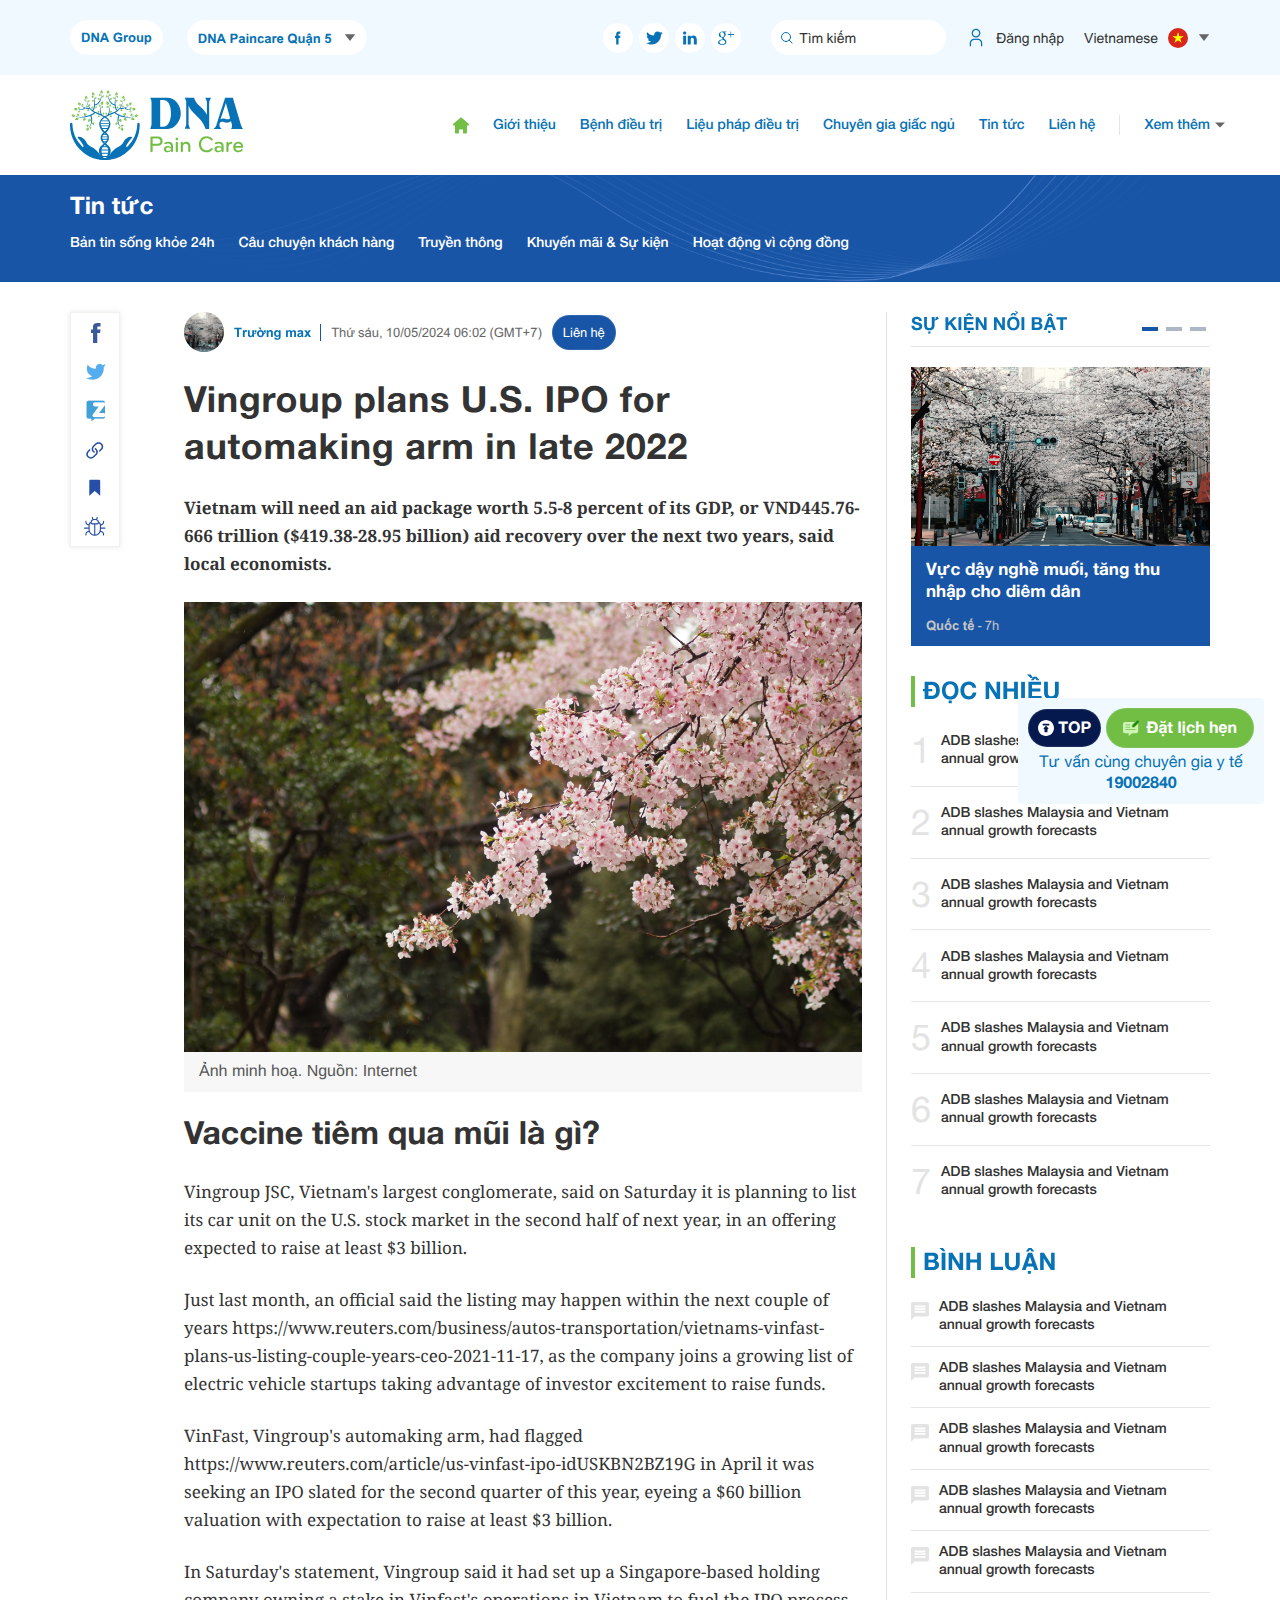
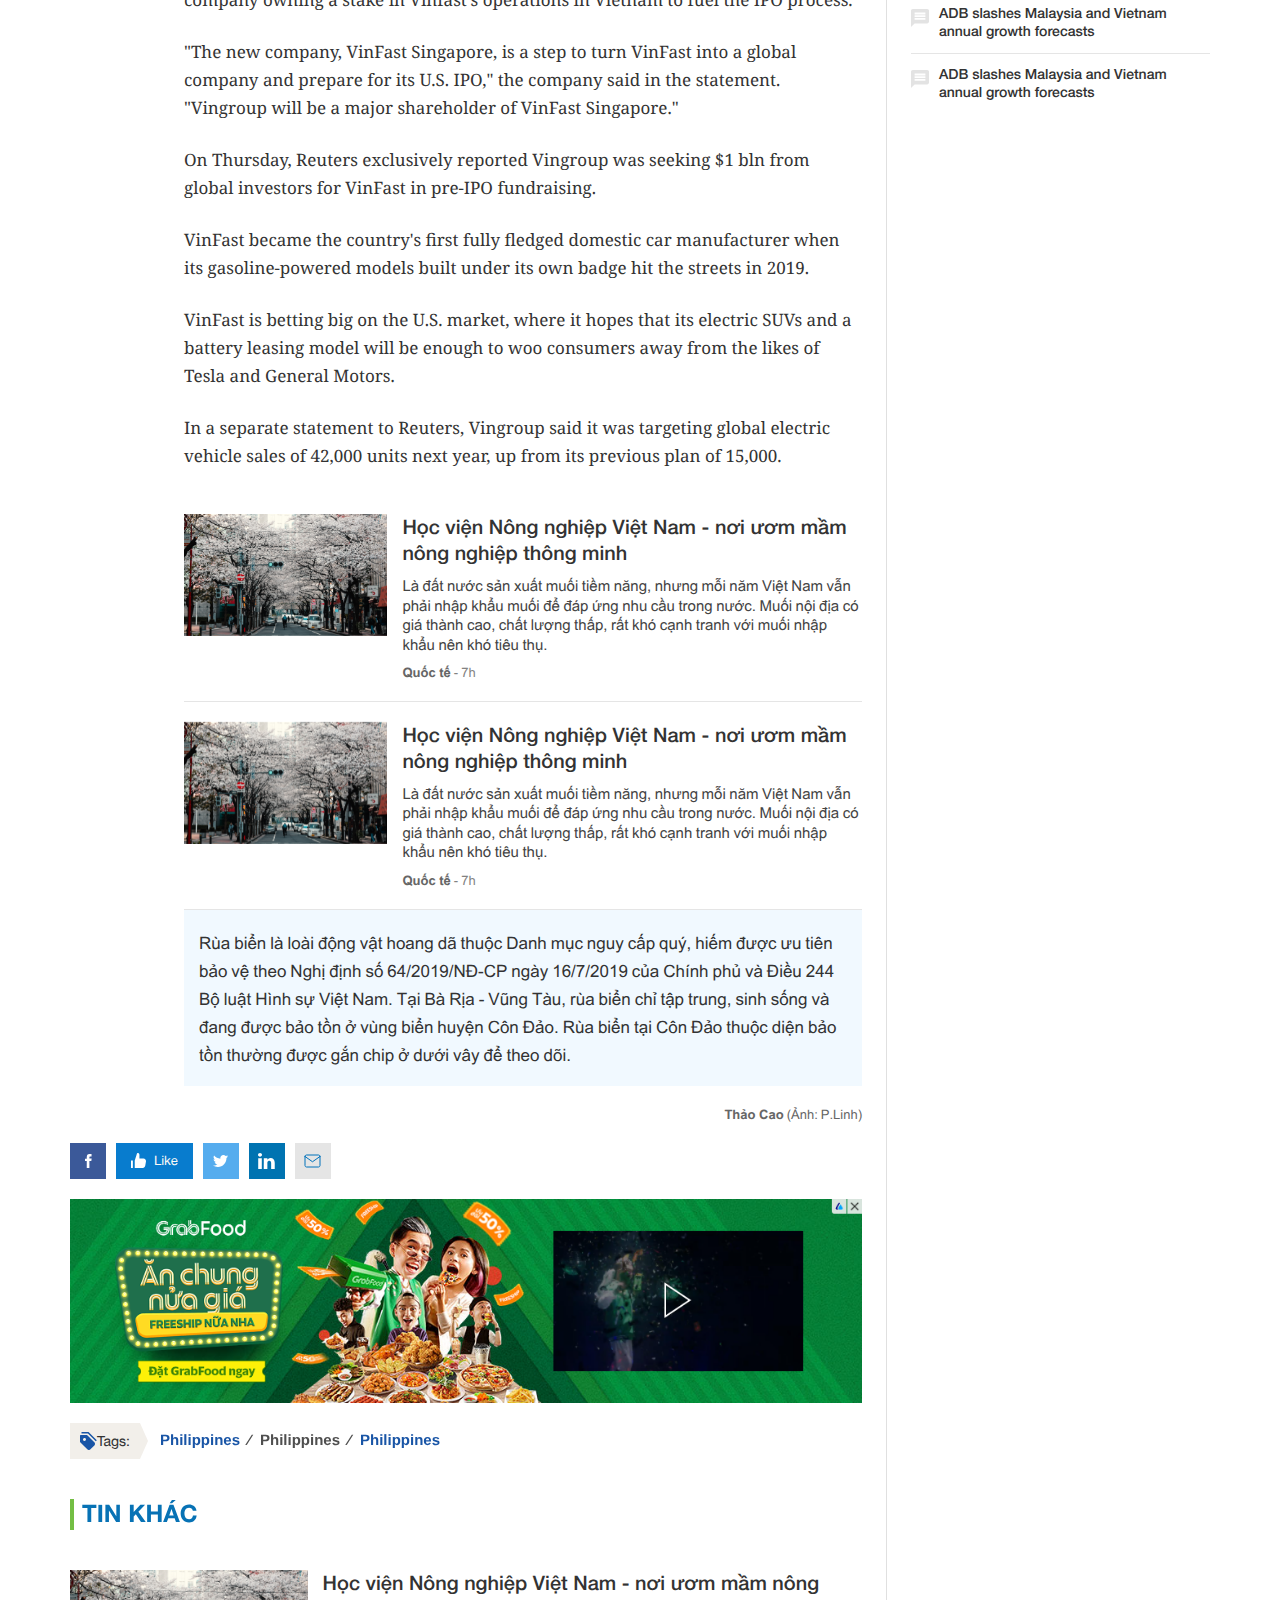
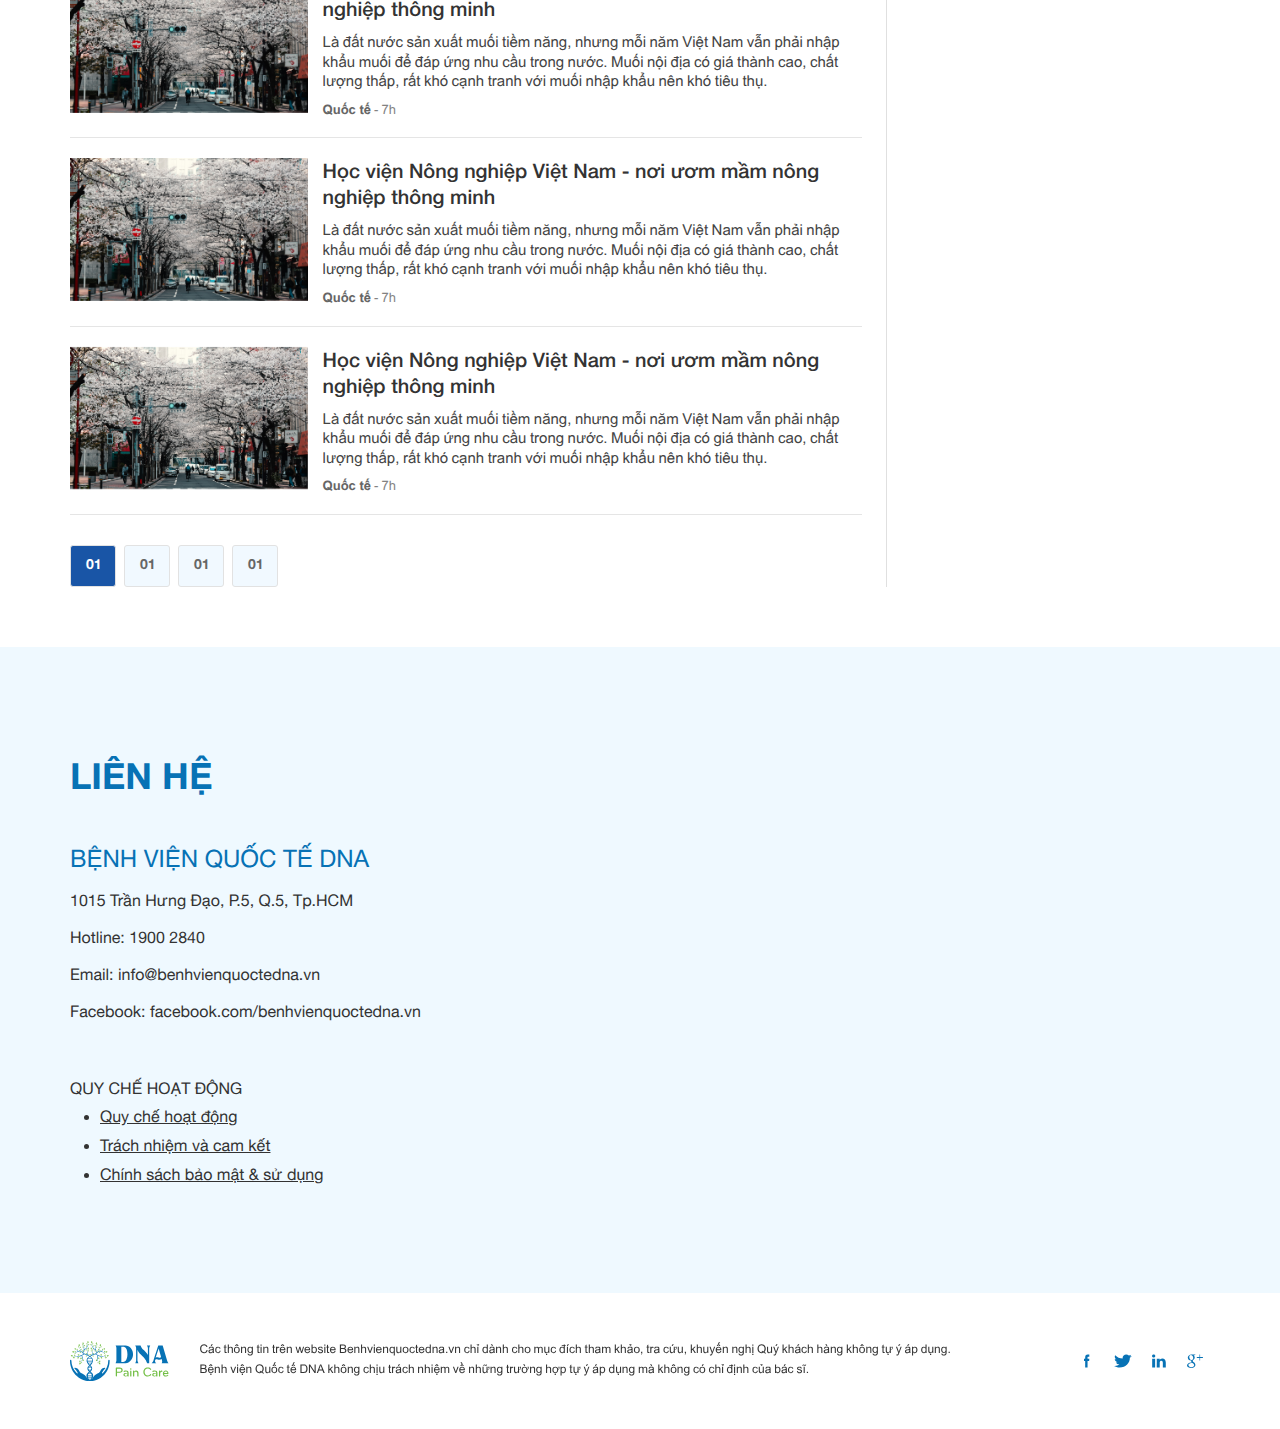
<file: detail.html>
<!DOCTYPE html>
<html lang="vi">
    <head>
        <meta charset="UTF-8" />
        <meta http-equiv="X-UA-Compatible" content="IE=edge" />
        <meta name="viewport" content="width=device-width, initial-scale=1.0" />
        <!-- favicon -->
        <link
            rel="apple-touch-icon"
            sizes="57x57"
            href="./images/favicon/apple-icon-57x57.png"
        />
        <link
            rel="apple-touch-icon"
            sizes="60x60"
            href="./images/favicon/apple-icon-60x60.png"
        />
        <link
            rel="apple-touch-icon"
            sizes="72x72"
            href="./images/favicon/apple-icon-72x72.png"
        />
        <link
            rel="apple-touch-icon"
            sizes="76x76"
            href="./images/favicon/apple-icon-76x76.png"
        />
        <link
            rel="apple-touch-icon"
            sizes="114x114"
            href="./images/favicon/apple-icon-114x114.png"
        />
        <link
            rel="apple-touch-icon"
            sizes="120x120"
            href="./images/favicon/apple-icon-120x120.png"
        />
        <link
            rel="apple-touch-icon"
            sizes="144x144"
            href="./images/favicon/apple-icon-144x144.png"
        />
        <link
            rel="apple-touch-icon"
            sizes="152x152"
            href="./images/favicon/apple-icon-152x152.png"
        />
        <link
            rel="apple-touch-icon"
            sizes="180x180"
            href="./images/favicon/apple-icon-180x180.png"
        />
        <link
            rel="icon"
            type="image/png"
            sizes="192x192"
            href="/android-icon-192x192.png"
        />
        <link
            rel="icon"
            type="image/png"
            sizes="32x32"
            href="./images/favicon/favicon-32x32.png"
        />
        <link
            rel="icon"
            type="image/png"
            sizes="96x96"
            href="./images/favicon/favicon-96x96.png"
        />
        <link
            rel="icon"
            type="image/png"
            sizes="16x16"
            href="./images/favicon/favicon-16x16.png"
        />
        <meta name="msapplication-TileColor" content="#ffffff" />
        <meta
            name="msapplication-TileImage"
            content="./images/favicon/ms-icon-144x144.png"
        />
        <meta name="theme-color" content="#ffffff" />
        <!-- end favicon -->
        <title>DNA Pain Care</title>
        <!-- font -->
        <link rel="preconnect" href="https://fonts.googleapis.com" />
        <link rel="preconnect" href="https://fonts.gstatic.com" crossorigin />
        <link
            href="https://fonts.googleapis.com/css2?family=Inter:wght@100..900&family=Noto+Serif:ital,wght@0,100..900;1,100..900&display=swap"
            rel="stylesheet"
        />
        <!-- end font -->
        <link rel="stylesheet" href="./lib/swiper/swiper-bundle.min.css" />
        <link rel="stylesheet" href="./css/style.css" />
        <script src="./lib/jquery/jquery-3.7.1.min.js"></script>
    </head>

    <body>
        <!-- header -->
        <header id="header" class="header relative js__stickyHeader">
            <!-- pc -->
            <div class="header-pc d-3xl-block d-lg-none relative z-50">
                <!-- top -->
                <div class="header-top bg-blue-eff w-wrapper py-20 font-arial">
                    <div
                        class="header-top__container w-1140 d-3xl-flex items-center justify-between"
                    >
                        <!-- left -->
                        <div class="left d-3xl-flex items-center gap-24">
                            <a href="#" class="left-btn btn btn--tertiary"
                                >DNA Group</a
                            >
                            <div class="left-select">
                                <select
                                    name=""
                                    id=""
                                    class="btn btn--tertiary fs-13 text-blue-077"
                                >
                                    <option value="">
                                        DNA Paincare Quận 5
                                    </option>
                                    <option value="">
                                        DNA Paincare Quận 10
                                    </option>
                                    <option value="">
                                        DNA Paincare Quận 3
                                    </option>
                                    <option value="">
                                        DNA Paincare Quận 1
                                    </option>
                                </select>
                            </div>
                        </div>
                        <!-- end left -->
                        <!-- right -->
                        <div class="right d-3xl-flex items-center">
                            <!-- social -->
                            <div class="social d-3xl-flex items-center mr-30">
                                <a href="#" class="social-link">
                                    <img
                                        src="./images/svg/Facebook-blue.svg"
                                        alt=""
                                    />
                                </a>
                                <a href="#" class="social-link">
                                    <img
                                        src="./images/svg/Twitter-blue.svg"
                                        alt=""
                                    />
                                </a>
                                <a href="#" class="social-link">
                                    <img
                                        src="./images/svg/linker-blue.svg"
                                        alt=""
                                    />
                                </a>
                                <a href="#" class="social-link">
                                    <img
                                        src="./images/svg/google+blue.svg"
                                        alt=""
                                    />
                                </a>
                            </div>
                            <!-- end social -->

                            <!-- search -->
                            <div class="search mr-20">
                                <form action="" class="relative">
                                    <button class="search-btn absolute">
                                        <img
                                            src="./images/svg/search-blue.svg"
                                            alt=""
                                        />
                                    </button>
                                    <input
                                        type="text"
                                        class="search-input fs-14 w-full h-full"
                                        placeholder="Tìm kiếm"
                                    />
                                </form>
                            </div>
                            <!-- end search -->

                            <!-- login -->
                            <div class="login fs-14 mr-20">
                                <div class="login-inner">
                                    <div class="d-3xl-flex items-center">
                                        <img
                                            src="./images/svg/user-blue.svg"
                                            alt=""
                                            class="mr-10"
                                        />
                                        <span>Đăng nhập</span>
                                    </div>
                                    <!-- <div class="d-3xl-flex items-center">
                                        <div class="login-img flex-0 mr-10">
                                            <img src="./images/3.jpg" alt="" class="">
                                        </div>
                                        <span class="login-name flex-1 d-3xl-inline">Nguyễn Văn A</span>
                                    </div> -->
                                </div>
                            </div>
                            <!-- end login -->

                            <!-- language -->
                            <div class="language fs-14 js__languageContainer">
                                <div
                                    class="language-default d-3xl-flex items-center js__languageDefault"
                                >
                                    <div
                                        class="language-default__item d-3xl-flex items-center mr-10 js__languageDefaultText"
                                    >
                                        <span
                                            class="language-text d-3xl-inline mr-10"
                                            >Vietnamese</span
                                        >
                                        <img
                                            src="./images/flag_1.png"
                                            class="language-img"
                                            alt=""
                                        />
                                    </div>
                                    <div class="language-down">
                                        <img
                                            src="./images/svg/Polygon-gray.svg"
                                            alt=""
                                        />
                                    </div>
                                </div>
                                <div class="language-list">
                                    <!-- item -->
                                    <div
                                        class="language-item d-3xl-flex items-center js__languageItem"
                                    >
                                        <span
                                            class="language-text d-3xl-inline mr-10"
                                            >Vietnamese</span
                                        >
                                        <img
                                            src="./images/flag_1.png"
                                            class="language-img"
                                            alt=""
                                        />
                                    </div>
                                    <!-- end item -->
                                    <!-- item -->
                                    <div
                                        class="language-item d-3xl-flex items-center js__languageItem"
                                    >
                                        <span
                                            class="language-text d-3xl-inline mr-10"
                                            >English</span
                                        >
                                        <img
                                            src="./images/flag_2.png"
                                            class="language-img"
                                            alt=""
                                        />
                                    </div>
                                    <!-- end item -->
                                </div>
                            </div>
                            <!-- end language -->
                        </div>
                        <!-- end right -->
                    </div>
                </div>
                <!-- end top -->

                <!-- bot -->
                <div class="header-bot py-15 w-wrapper bg-white">
                    <div
                        class="header-bot__container w-1140 d-3xl-flex items-center justify-between"
                    >
                        <!-- logo -->
                        <div class="logo">
                            <a href="#">
                                <img src="./images/svg/Logo.svg" alt="" />
                            </a>
                        </div>
                        <!-- end logo -->

                        <!-- navbar -->
                        <ul
                            class="navbar text-blue-077 d-3xl-flex items-center fs-14 gap-24"
                        >
                            <!-- item -->
                            <li class="navbar-item">
                                <a href="#" class="navbar-link">
                                    <img
                                        src="./images/svg/home-green.svg"
                                        alt=""
                                    />
                                </a>
                            </li>
                            <!-- end item -->
                            <!-- item -->
                            <li class="navbar-item">
                                <a href="#" class="navbar-link"
                                    >Giới thiệu</a
                                >
                            </li>
                            <!-- end item -->
                            <!-- item -->
                            <li class="navbar-item">
                                <a href="#" class="navbar-link"
                                    >Bệnh điều trị</a
                                >
                                <ul class="navbar-dropdown">
                                    <li class="navbar-dropdown__item">
                                        <a
                                            href="#"
                                            class="navbar-dropdown__link"
                                            >Cate 1</a
                                        >
                                    </li>
                                    <li class="navbar-dropdown__item">
                                        <a
                                            href="#"
                                            class="navbar-dropdown__link"
                                            >Cate 1</a
                                        >
                                    </li>
                                    <li class="navbar-dropdown__item">
                                        <a
                                            href="#"
                                            class="navbar-dropdown__link"
                                            >Cate 1</a
                                        >
                                    </li>
                                </ul>
                            </li>
                            <!-- end item -->
                            <!-- item -->
                            <li class="navbar-item">
                                <a href="#" class="navbar-link"
                                    >Liệu pháp điều trị</a
                                >
                                <ul class="navbar-dropdown">
                                    <li class="navbar-dropdown__item">
                                        <a
                                            href="#"
                                            class="navbar-dropdown__link"
                                            >Cate 1</a
                                        >
                                    </li>
                                    <li class="navbar-dropdown__item">
                                        <a
                                            href="#"
                                            class="navbar-dropdown__link"
                                            >Cate 1</a
                                        >
                                    </li>
                                    <li class="navbar-dropdown__item">
                                        <a
                                            href="#"
                                            class="navbar-dropdown__link"
                                            >Cate 1</a
                                        >
                                    </li>
                                </ul>
                            </li>
                            <!-- end item -->
                            <!-- item -->
                            <li class="navbar-item">
                                <a href="#" class="navbar-link"
                                    >Chuyên gia giấc ngủ</a
                                >
                                <ul class="navbar-dropdown">
                                    <li class="navbar-dropdown__item">
                                        <a
                                            href="#"
                                            class="navbar-dropdown__link"
                                            >Cate 1</a
                                        >
                                    </li>
                                    <li class="navbar-dropdown__item">
                                        <a
                                            href="#"
                                            class="navbar-dropdown__link"
                                            >Cate 1</a
                                        >
                                    </li>
                                    <li class="navbar-dropdown__item">
                                        <a
                                            href="#"
                                            class="navbar-dropdown__link"
                                            >Cate 1</a
                                        >
                                    </li>
                                </ul>
                            </li>
                            <!-- end item -->
                            <!-- item -->
                            <li class="navbar-item">
                                <a href="#" class="navbar-link">Tin tức</a>
                                <ul class="navbar-dropdown">
                                    <li class="navbar-dropdown__item">
                                        <a
                                            href="#"
                                            class="navbar-dropdown__link"
                                            >Cate 1</a
                                        >
                                    </li>
                                    <li class="navbar-dropdown__item">
                                        <a
                                            href="#"
                                            class="navbar-dropdown__link"
                                            >Cate 1</a
                                        >
                                    </li>
                                    <li class="navbar-dropdown__item">
                                        <a
                                            href="#"
                                            class="navbar-dropdown__link"
                                            >Cate 1</a
                                        >
                                    </li>
                                </ul>
                            </li>
                            <!-- end item -->
                            <!-- item -->
                            <li class="navbar-item">
                                <a href="#" class="navbar-link">Liên hệ</a>
                                <ul class="navbar-dropdown">
                                    <li class="navbar-dropdown__item">
                                        <a
                                            href="#"
                                            class="navbar-dropdown__link"
                                            >Cate 1</a
                                        >
                                    </li>
                                    <li class="navbar-dropdown__item">
                                        <a
                                            href="#"
                                            class="navbar-dropdown__link"
                                            >Cate 1</a
                                        >
                                    </li>
                                    <li class="navbar-dropdown__item">
                                        <a
                                            href="#"
                                            class="navbar-dropdown__link"
                                            >Cate 1</a
                                        >
                                    </li>
                                </ul>
                            </li>
                            <!-- end item -->
                            <!-- item -->
                            <li class="navbar-item navbar-item--more">
                                <a href="#" class="navbar-link">Xem thêm</a>
                                <ul class="navbar-dropdown">
                                    <li class="navbar-dropdown__item">
                                        <a
                                            href="#"
                                            class="navbar-dropdown__link"
                                            >Cate 1</a
                                        >
                                    </li>
                                    <li class="navbar-dropdown__item">
                                        <a
                                            href="#"
                                            class="navbar-dropdown__link"
                                            >Cate 1</a
                                        >
                                    </li>
                                    <li class="navbar-dropdown__item">
                                        <a
                                            href="#"
                                            class="navbar-dropdown__link"
                                            >Cate 1</a
                                        >
                                    </li>
                                </ul>
                            </li>
                            <!-- end item -->
                        </ul>
                        
                        <!-- end navbar -->
                    </div>
                </div>
                <!-- end bot -->
            </div>
            <!-- end pc -->

            <!-- mb -->
            <div class="header-mb d-3xl-none d-lg-block">
                <!-- top -->
                 <div class="header-mb__top d-3xl-flex items-center justify-between">
                    <!-- left -->
                    <div class="left">
                        <div class="sub-menu">
                            <!-- icon bar -->
                            <div class="icon-bar js__clickShowMenuMb px-15 py-10">
                                <img src="./images/svg/bar.svg" alt="">
                            </div>
                            <!-- end icon bar -->
                            <!-- content -->
                            <div class="sub-menu__content">
                                <!-- close -->
                                <div class="sub-menu__close js__closeSubMenu p-4 mb-8 d-3xl-flex items-center text-white">
                                    <img src="./images/svg/close-w.svg" alt="">
                                </div>
                                <!-- end close -->

                                <div class="sub-menu__container">
                                    <!-- list -->
                                    <div class="sub-menu__list">
                                        <!-- item -->
                                        <div class="sub-menu__item">
                                            <!-- heading -->
                                            <div class="heading-sub js__dropDown d-3xl-flex items-center justify-between px-16 py-8 text-white">
                                                <h3 class="heading-sub__title fs-16 fw-500">
                                                    Movies
                                                </h3>
                                                <div class="heading-sub__arrow">
                                                    <svg xmlns="http://www.w3.org/2000/svg" width="24" height="24" class="ipc-icon ipc-icon--chevron-right" id="iconContext-chevron-right" viewBox="0 0 24 24" fill="currentColor" role="presentation">
                                                        <path fill="none" d="M0 0h24v24H0V0z"></path>
                                                        <path d="M9.29 6.71a.996.996 0 0 0 0 1.41L13.17 12l-3.88 3.88a.996.996 0 1 0 1.41 1.41l4.59-4.59a.996.996 0 0 0 0-1.41L10.7 6.7c-.38-.38-1.02-.38-1.41.01z"></path>
                                                    </svg>
                                                </div>
                                            </div>
                                            <!-- end heading -->

                                            <!-- sub menu list -->
                                            <ul class="list-sub js__listSubMenu">
                                                <li class="item-sub">
                                                    <a href="#" class="item-sub__link fs-16">Release Calender</a>
                                                </li>
                                                <li class="item-sub">
                                                    <a href="#" class="item-sub__link fs-16">Release Calender</a>
                                                </li>
                                                <li class="item-sub">
                                                    <a href="#" class="item-sub__link fs-16">Release Calender</a>
                                                </li>
                                            </ul>
                                            <!-- end sub menu list -->
                                        </div>
                                        <!-- end item -->
                                        <!-- item -->
                                        <div class="sub-menu__item">
                                            <!-- heading -->
                                            <div class="heading-sub js__dropDown d-3xl-flex items-center justify-between px-16 py-8 text-white">
                                                <h3 class="heading-sub__title fs-16 fw-500">
                                                    Movies
                                                </h3>
                                                <div class="heading-sub__arrow">
                                                    <svg xmlns="http://www.w3.org/2000/svg" width="24" height="24" class="ipc-icon ipc-icon--chevron-right" id="iconContext-chevron-right" viewBox="0 0 24 24" fill="currentColor" role="presentation">
                                                        <path fill="none" d="M0 0h24v24H0V0z"></path>
                                                        <path d="M9.29 6.71a.996.996 0 0 0 0 1.41L13.17 12l-3.88 3.88a.996.996 0 1 0 1.41 1.41l4.59-4.59a.996.996 0 0 0 0-1.41L10.7 6.7c-.38-.38-1.02-.38-1.41.01z"></path>
                                                    </svg>
                                                </div>
                                            </div>
                                            <!-- end heading -->

                                            <!-- sub menu list -->
                                            <ul class="list-sub js__listSubMenu">
                                                <li class="item-sub">
                                                    <a href="#" class="item-sub__link fs-16">Release Calender</a>
                                                </li>
                                                <li class="item-sub">
                                                    <a href="#" class="item-sub__link fs-16">Release Calender</a>
                                                </li>
                                                <li class="item-sub">
                                                    <a href="#" class="item-sub__link fs-16">Release Calender</a>
                                                </li>
                                            </ul>
                                            <!-- end sub menu list -->
                                        </div>
                                        <!-- end item -->
                                    </div>
                                    <!-- end list -->
                                </div>
                            </div>
                            <!-- end content -->
                            <div class="overlay js__overlay"></div>
                        </div>
                    </div>
                    <!-- end left -->
                    <!-- right -->
                    <div class="right d-3xl-flex items-center">
                        <!-- social -->
                        <div class="social d-3xl-flex items-center mr-30">
                            <a href="#" class="social-link">
                                <img src="./images/svg/Facebook-blue.svg" alt="">
                            </a>
                            <a href="#" class="social-link">
                                <img src="./images/svg/Twitter-blue.svg" alt="">
                            </a>
                            <a href="#" class="social-link">
                                <img src="./images/svg/linker-blue.svg" alt="">
                            </a>
                            <a href="#" class="social-link">
                                <img src="./images/svg/google+blue.svg" alt="">
                            </a>
                        </div>
                        <!-- end social -->

                        <!-- language -->
                        <div class="language fs-14 js__languageContainer">
                            <div class="language-default d-3xl-flex items-center js__languageDefault">
                                <div class="language-default__item d-3xl-flex items-center mr-10 js__languageDefaultText">
                                    <span class="language-text d-3xl-inline mr-10">Vietnamese</span>
                                    <img src="./images/flag_1.png" class="language-img" alt="">
                                </div>
                                <div class="language-down">
                                    <img src="./images/svg/Polygon-gray.svg" alt="">
                                </div>
                            </div>
                            <div class="language-list">
                                <!-- item -->
                                <div class="language-item d-3xl-flex items-center js__languageItem">
                                    <span class="language-text d-3xl-inline mr-10">Vietnamese</span>
                                    <img src="./images/flag_1.png" class="language-img" alt="">
                                </div>
                                <!-- end item -->
                                <!-- item -->
                                <div class="language-item d-3xl-flex items-center js__languageItem">
                                    <span class="language-text d-3xl-inline mr-10">English</span>
                                    <img src="./images/flag_2.png" class="language-img" alt="">
                                </div>
                                <!-- end item -->
                            </div>
                        </div>
                        <!-- end language -->
                    </div>
                    <!-- end right -->
                 </div>
                <!-- end top -->

                <!-- center -->
                 <div class="header-mb__center d-3xl-flex items-center justify-between px-15 py-10 border-e5">
                    <!-- left -->
                    <div class="logo">
                        <a href="#">
                            <img src="./images/svg/Logo.svg" alt="">
                        </a>
                    </div>
                    <!-- end left -->
                    <!-- right -->
                     <div class="right d-3xl-flex items-center gap-16">
                        <!-- search -->
                         <div class="search">
                            <!-- icon -->
                             <div class="search-icon js__searchMb">
                                <img src="./images/svg/zoom-2.svg" alt="">
                             </div>
                            <!-- end icon -->

                            <!-- form -->
                            <div class="header-search-mb__form h-60 w-full js__formSearchMb">
                                <form action="" class="w-full h-full">
                                    <div class="relative text-white w-full h-full">
                                        <input type="text" class="header-search-input w-full h-full p-15 fs-16 text-white" placeholder="Search...">
                                        <div class="header-search-btn absolute h-full js__closeSearchMb mr-15">
                                            <img src="./images/svg/close-w.svg" alt="">
                                        </div>
                                    </div>
                                </form>
                            </div>
                            <!-- end form -->
                         </div>
                        <!-- end search -->
                         <!-- select -->
                         <select name="" id="" class="btn btn--tertiary fs-13 text-blue-077">
                            <option value="">
                                DNA Group
                            </option>
                            <option value="">
                                DNA Quận 10
                            </option>
                            <option value="">
                                DNA Quận 3
                            </option>
                            <option value="">
                                DNA Quận 1
                            </option>
                        </select>
                         <!-- end select -->
                     </div>
                    <!-- end right -->
                 </div>
                <!-- end center -->

                <!-- navbar -->
                <div class="navbar-menu-mb js__navbarMenuMb bg-green-096 py-12 pl-15 pr-40 relative">
                    <ul class="navbar-mb js__navbarMb d-3xl-flex items-center fs-14">
                        <li class="navbar-item text-blue-077 flex-0">
                            <a href="#" class="">
                                <img src="./images/svg/home-green.svg" alt="">
                            </a>
                        </li>
                        <li class="navbar-item text-blue-077">
                            <a href="#">Thư viện sức khỏe</a>
                        </li>
                        <li class="navbar-item text-blue-077">
                            <a href="#">Chuyên gia</a>
                        </li>
                        <li class="navbar-item text-blue-077">
                            <a href="#">Sự kiện</a>
                        </li>
                        <li class="navbar-item text-blue-077">
                            <a href="#">Liên hệ</a>
                        </li>
                    </ul>
                    <div class="navbar-scroll-icon js__navbarIcon">
                        <svg xmlns="http://www.w3.org/2000/svg" width="12" height="6" viewBox="0 0 12 6" fill="none">
                            <path fill-rule="evenodd" clip-rule="evenodd" d="M9 0.0297852L12 2.99979L9 5.96979V3.59378H0V2.40578H9V0.0297852Z" fill="white"></path>
                        </svg>
                    </div>
                </div>
                <!-- end navbar -->
            </div>
            <!-- end mb -->
        </header>
        <!-- end header -->
        <!-- main -->
        <main id="main" class="main">
            <!-- primary -->
             <section class="cate-primary w-wrapper relative z-20 over-hidden">
                <div class="cate-primary__container w-1140">
                    <h2 class="cate-primary__title text-white fs-24 fw-600">Tin tức</h2>
                    <ul class="cate-primary__breacrumb text-white mt-12 fs-14 fw-500 d-3xl-flex items-center gap-24">
                        <li><a href="#">Bản tin sống khỏe 24h</a></li>
                        <li><a href="#">Câu chuyện khách hàng</a></li>
                        <li><a href="#">Truyền thông</a></li>
                        <li><a href="#">Khuyến mãi & Sự kiện</a></li>
                        <li><a href="#">Hoạt động vì cộng đồng</a></li>
                    </ul>
                </div>
             </section>
            <!-- end primary -->
             <!-- detail navbar -->
             <div class="detail-navbar relative z-50 w-wrapper py-20 bg-white d-3xl-none d-sm-block">
                <ul class="detail-navbar__container navbar w-1140 d-3xl-flex items-center fs-14 gap-24">
                    <!-- item -->
                    <li class="navbar-item">
                        <a href="#" class="navbar-link">
                            <img src="./images/svg/home-blue.svg" alt="">
                        </a>
                    </li>
                    <!-- end item -->
                    <!-- item -->
                    <li class="navbar-item">
                        <a href="#" class="navbar-link">Bệnh điều trị</a>
                    </li>
                    <!-- end item -->
                    
                    <!-- item -->
                    <li class="navbar-item navbar-item--more">
                        <a href="#" class="navbar-link text-green-73">Đau đầu mất ngủ</a>
                        <ul class="navbar-dropdown">
                            <li class="navbar-dropdown__item">
                                <a href="#" class="navbar-dropdown__link">Cate 1</a>
                            </li>
                            <li class="navbar-dropdown__item">
                                <a href="#" class="navbar-dropdown__link">Cate 1</a>
                            </li>
                            <li class="navbar-dropdown__item">
                                <a href="#" class="navbar-dropdown__link">Cate 1</a>
                            </li>
                        </ul>
                    </li>
                    <!-- end item -->
                </ul>
            </div>
             <!-- end detail navbar -->
            <!-- secondary -->
             <section class="cate-secondary detail-2-primary w-wrapper relative z-20 mt-30">
                <div class="cate-secondary__container d-3xl-flex gap-24 w-1140">
                    <!-- left -->
                    <div class="cate-secondary__left detail-primary__left">
                        <!-- box top -->
                        <div class="detail-box d-3xl-flex d-lg-block">
                            <div class="relative d-3xl-block d-lg-none">
                                <div class="icon-share-2">
                                    <div class="detail-icon-comment">
                                        <a href="#"><img src="./images/svg/fb3.svg" alt=""></a>
                                    </div>
                                    <div class="detail-icon-comment">
                                        <a href="#"><img src="./images/svg/twitter3.svg" alt=""></a>
                                    </div>
                                    <div class="detail-icon-comment">
                                        <a href="#"><img src="./images/zalo.png" alt=""></a>
                                    </div>
                                    <div class="detail-icon-comment">
                                        <a href="#"><img src="./images/svg/link.svg" alt=""></a>
                                    </div>
                                    <div class="detail-icon-comment">
                                        <a href="#"><img src="./images/svg/bookmak.svg" alt=""></a>
                                    </div>
                                    <div class="detail-icon-comment">
                                        <a href="#"><img src="./images/svg/err.svg" alt=""></a>
                                    </div>
                                </div>
                            </div>
                            <div class="detail-content">
                                <div class="detail-author fs-13 font-arial mb-20 d-3xl-flex items-center">
                                    <div class="detail-author__left d-3xl-flex items-center">
                                        <div class="detail-author__img">
                                            <img src="./images/3.jpg" alt="">
                                        </div>
                                        <div class="detail-author__text d-3xl-flex items-center">
                                            <span class="text-blue-077 detail-author__text1"><strong>Trường max </strong></span>
                                            <span class="text-gray-66 detail-author__text2">Thứ sáu, 10/05/2024 06:02
                                                (GMT+7)</span>
                                        </div>
                                    </div>
                                    <a href="#" class="btn btn--quinary fw-400 ml-10 flex-0">Liên hệ</a>
                                </div>
                                <h1 class="detail-title mb-24">
                                    Vingroup plans U.S. IPO for automaking arm
                                    in late 2022
                                </h1>

                                <p class="detail-sapo fs-17 font-noto fw-700 text-gray-33 mb-20 lh-24">
                                    Vietnam will need an aid package worth 5.5-8
                                    percent of its GDP, or VND445.76-666
                                    trillion ($419.38-28.95 billion) aid
                                    recovery over the next two years, said local
                                    economists.
                                </p>
                                <figure class="expNoEdit">
                                    <img src="./images/2.jpg" alt="">
                                    <figcaption>
                                        <h2 class="expEdit">
                                            <em>Ảnh minh hoạ. Nguồn:
                                                Internet</em>
                                        </h2>
                                    </figcaption>
                                </figure>
                                <h2>Vaccine tiêm qua mũi là gì?</h2>
                                <p>
                                    Vingroup JSC, Vietnam's largest
                                    conglomerate, said on Saturday it is
                                    planning to list its car unit on the U.S.
                                    stock market in the second half of next
                                    year, in an offering expected to raise at
                                    least $3 billion.
                                </p>
                                <p>
                                    Just last month, an official said the
                                    listing may happen within the next couple of
                                    years
                                    https://www.reuters.com/business/autos-transportation/vietnams-vinfast-plans-us-listing-couple-years-ceo-2021-11-17,
                                    as the company joins a growing list of
                                    electric vehicle startups taking advantage
                                    of investor excitement to raise funds.
                                </p>
                                <p>
                                    VinFast, Vingroup's automaking arm, had
                                    flagged
                                    https://www.reuters.com/article/us-vinfast-ipo-idUSKBN2BZ19G
                                    in April it was seeking an IPO slated for
                                    the second quarter of this year, eyeing a
                                    $60 billion valuation with expectation to
                                    raise at least $3 billion.
                                </p>
                                <p>
                                    In Saturday's statement, Vingroup said it
                                    had set up a Singapore-based holding company
                                    owning a stake in Vinfast's operations in
                                    Vietnam to fuel the IPO process.
                                </p>
                                <p>
                                    "The new company, VinFast Singapore, is a
                                    step to turn VinFast into a global company
                                    and prepare for its U.S. IPO," the company
                                    said in the statement. "Vingroup will be a
                                    major shareholder of VinFast Singapore."
                                </p>
                                <p>
                                    On Thursday, Reuters exclusively reported
                                    Vingroup was seeking $1 bln from global
                                    investors for VinFast in pre-IPO
                                    fundraising.
                                </p>
                                <p>
                                    VinFast became the country's first fully
                                    fledged domestic car manufacturer when its
                                    gasoline-powered models built under its own
                                    badge hit the streets in 2019.
                                </p>
                                <p>
                                    VinFast is betting big on the U.S. market,
                                    where it hopes that its electric SUVs and a
                                    battery leasing model will be enough to woo
                                    consumers away from the likes of Tesla and
                                    General Motors.
                                </p>
                                <p>
                                    In a separate statement to Reuters, Vingroup
                                    said it was targeting global electric
                                    vehicle sales of 42,000 units next year, up
                                    from its previous plan of 15,000.
                                </p>
                                <div class="articles">
                                    <!-- article -->
                                    <div class="article d-3xl-flex border-e5 py-20">
                                        <!-- img -->
                                        <div class="article__img flex-0 w-30">
                                            <a href="#" class="image-wrapper">
                                                <img src="./images/3.jpg" alt="">
                                            </a>
                                        </div>
                                        <!-- end img -->
                                        <!-- content -->
                                        <div class="article__content flex-1 pl-15">
                                            <h3 class="article__title fix-text3 fs-20 fw-500">
                                                <a href="#">Học viện Nông nghiệp Việt Nam -
                                                    nơi ươm mầm nông nghiệp thông
                                                    minh</a>
                                            </h3>
                                            <div class="article__des fix-text4 fs-15 font-arial text-gray-44 pt-10">
                                                Là đất nước sản xuất muối tiềm năng,
                                                nhưng mỗi năm Việt Nam vẫn phải nhập
                                                khẩu muối để đáp ứng nhu cầu trong
                                                nước. Muối nội địa có giá thành cao,
                                                chất lượng thấp, rất khó cạnh tranh
                                                với muối nhập khẩu nên khó tiêu thụ.
                                            </div>
                                            <div class="time-public d-3xl-flex items-center fs-13 font-arial pt-10">
                                                <span class="d-3xl-inline-block fw-700 text-gray-66">Quốc tế</span>
                                                <span class="d-3xl-inline-block fw-400 text-gray-82">&nbsp;-&nbsp;7h</span>
                                            </div>
                                        </div>
                                        <!-- end content -->
                                    </div>
                                    <!-- end article -->
                                    <!-- article -->
                                    <div class="article d-3xl-flex border-e5 py-20">
                                        <!-- img -->
                                        <div class="article__img flex-0 w-30">
                                            <a href="#" class="image-wrapper">
                                                <img src="./images/3.jpg" alt="">
                                            </a>
                                        </div>
                                        <!-- end img -->
                                        <!-- content -->
                                        <div class="article__content flex-1 pl-15">
                                            <h3 class="article__title fix-text3 fs-20 fw-500">
                                                <a href="#">Học viện Nông nghiệp Việt Nam -
                                                    nơi ươm mầm nông nghiệp thông
                                                    minh</a>
                                            </h3>
                                            <div class="article__des fix-text4 fs-15 font-arial text-gray-44 pt-10">
                                                Là đất nước sản xuất muối tiềm năng,
                                                nhưng mỗi năm Việt Nam vẫn phải nhập
                                                khẩu muối để đáp ứng nhu cầu trong
                                                nước. Muối nội địa có giá thành cao,
                                                chất lượng thấp, rất khó cạnh tranh
                                                với muối nhập khẩu nên khó tiêu thụ.
                                            </div>
                                            <div class="time-public d-3xl-flex items-center fs-13 font-arial pt-10">
                                                <span class="d-3xl-inline-block fw-700 text-gray-66">Quốc tế</span>
                                                <span class="d-3xl-inline-block fw-400 text-gray-82">&nbsp;-&nbsp;7h</span>
                                            </div>
                                        </div>
                                        <!-- end content -->
                                    </div>
                                    <!-- end article -->
                                </div>
                                <blockquote class="expNoEdit">
                                    <div class="bl expEdit">
                                        <p>
                                            <a class="autotag" href="https://nongnghiep.vn/rua-bien-tag37541/" target="_blank" rel="follow noopener">Rùa biển</a>
                                            là loài động vật hoang dã thuộc Danh
                                            mục nguy cấp quý, hiếm được ưu tiên
                                            bảo vệ theo Nghị định số
                                            64/2019/NĐ-CP ngày 16/7/2019 của
                                            Chính phủ và Điều 244 Bộ luật Hình
                                            sự Việt Nam. Tại Bà Rịa - Vũng Tàu,
                                            rùa biển chỉ tập trung, sinh sống và
                                            đang được bảo tồn ở vùng biển huyện
                                            Côn Đảo. Rùa biển tại Côn Đảo thuộc
                                            diện bảo tồn thường được gắn chip ở
                                            dưới vây để theo dõi.
                                        </p>
                                    </div>
                                </blockquote>
                                <div class="detaail-name-author fs-13 font-arial text-gray-66 mb-20 text-right">
                                    <strong>Thảo Cao</strong> (Ảnh: P.Linh)
                                </div>
                            </div>
                        </div>
                        <!-- end box top -->
                        <!-- share -->
                        <div class="detail-share mb-20 d-3xl-flex items-center">
                            <div class="detail-share__item">
                                <a href="#" class="detail-share__link detail-share--fb">
                                    <img src="./images/svg/fb-f.svg" alt="">
                                </a>
                            </div>
                            <div class="detail-share__item">
                                <a href="#" class="detail-share__link detail-share--like d-3xl-flex items-center">
                                    <img src="./images/svg/like.svg" alt="">
                                    <span class="fs-13">Like</span>
                                </a>
                            </div>
                            <div class="detail-share__item">
                                <a href="#" class="detail-share__link detail-share--twitter">
                                    <img src="./images/svg/twitter.svg" alt="">
                                </a>
                            </div>
                            <div class="detail-share__item">
                                <a href="#" class="detail-share__link detail-share--linked">
                                    <img src="./images/svg/linker.svg" alt="">
                                </a>
                            </div>
                            <div class="detail-share__item">
                                <a href="#" class="detail-share__link detail-share--email">
                                    <img src="./images/svg/email.svg" alt="">
                                </a>
                            </div>
                        </div>
                        <!-- end share -->
                        <!-- ads -->
                        <div class="ads-center mb-20">
                            <img src="./images/ads_center.png" alt="">
                        </div>
                        <!-- end ads -->
                        <!-- tag lien quan mb -->
                        <div class="detail-tags__mb d-3xl-none d-lg-flex mb-24">
                            <div class="detail-tag-icon flex-0 detail-tag">
                                <img src="./images/svg/tag.svg" alt="">
                                <span>Tags:</span>
                            </div>
                            <div class="detail-tags flex-1">
                                <div class="detail-tag-item detail-tag">
                                    <a href="#">Philippines</a>
                                </div>
                                <div class="detail-tag-item detail-tag">
                                    <a href="#">Philippines</a>
                                </div>
                                <div class="detail-tag-item detail-tag">
                                    <a href="#">Philippines</a>
                                </div>
                            </div>
                        </div>
                        <!-- end tag lien quan mb -->
                       
                        <!-- tag lien quan pc -->
                        <div class="detail-tags__pc d-3xl-flex d-lg-none">
                            <div class="detail-tag-icon detail-tag flex-0">
                                <img src="./images/svg/tag.svg" alt="">
                                <span>Tags:</span>
                            </div>
                            <div class="detail-tags flex-1">
                                <div class="detail-tag-item detail-tag">
                                    <a href="#">Philippines</a>
                                </div>
                                <div class="detail-tag-item detail-tag">
                                    <a href="#">Philippines</a>
                                </div>
                                <div class="detail-tag-item detail-tag">
                                    <a href="#">Philippines</a>
                                </div>
                            </div>
                        </div>
                        <!-- end tag lien quan pc -->

                        <!-- tin khac -->
                        <div class="other-news mt-40">
                            <!-- heading -->
                            <h2 class="heading-secondary text-green-09 fs-24 fw-700 uppercase lh-130 font-helve mb-20">
                                <a href="#">Tin khác</a>
                            </h2>
                            <!-- end heading -->

                            <!-- container -->
                            <div class="other-news__container">
                                <!-- article -->
                                <div class="article d-3xl-flex border-e5 py-20">
                                    <!-- img -->
                                    <div class="article__img flex-0 w-30">
                                        <a href="#" class="image-wrapper">
                                            <img src="./images/3.jpg" alt="">
                                        </a>
                                    </div>
                                    <!-- end img -->
                                    <!-- content -->
                                    <div class="article__content flex-1 pl-15">
                                        <h3 class="article__title fix-text3 fs-20 fw-500">
                                            <a href="#">Học viện Nông nghiệp Việt Nam -
                                                nơi ươm mầm nông nghiệp thông
                                                minh</a>
                                        </h3>
                                        <p class="article__des fix-text4 fs-15 font-arial text-gray-44 pt-10">
                                            Là đất nước sản xuất muối tiềm năng,
                                            nhưng mỗi năm Việt Nam vẫn phải nhập
                                            khẩu muối để đáp ứng nhu cầu trong
                                            nước. Muối nội địa có giá thành cao,
                                            chất lượng thấp, rất khó cạnh tranh
                                            với muối nhập khẩu nên khó tiêu thụ.
                                        </p>
                                        <div class="time-public d-3xl-flex items-center fs-13 font-arial pt-10">
                                            <span class="d-3xl-inline-block fw-700 text-gray-66">Quốc tế</span>
                                            <span class="d-3xl-inline-block fw-400 text-gray-82">&nbsp;-&nbsp;7h</span>
                                        </div>
                                    </div>
                                    <!-- end content -->
                                </div>
                                <!-- end article -->
                                <!-- article -->
                                <div class="article d-3xl-flex border-e5 py-20">
                                    <!-- img -->
                                    <div class="article__img flex-0 w-30">
                                        <a href="#" class="image-wrapper">
                                            <img src="./images/3.jpg" alt="">
                                        </a>
                                    </div>
                                    <!-- end img -->
                                    <!-- content -->
                                    <div class="article__content flex-1 pl-15">
                                        <h3 class="article__title fix-text3 fs-20 fw-500">
                                            <a href="#">Học viện Nông nghiệp Việt Nam -
                                                nơi ươm mầm nông nghiệp thông
                                                minh</a>
                                        </h3>
                                        <p class="article__des fix-text4 fs-15 font-arial text-gray-44 pt-10">
                                            Là đất nước sản xuất muối tiềm năng,
                                            nhưng mỗi năm Việt Nam vẫn phải nhập
                                            khẩu muối để đáp ứng nhu cầu trong
                                            nước. Muối nội địa có giá thành cao,
                                            chất lượng thấp, rất khó cạnh tranh
                                            với muối nhập khẩu nên khó tiêu thụ.
                                        </p>
                                        <div class="time-public d-3xl-flex items-center fs-13 font-arial pt-10">
                                            <span class="d-3xl-inline-block fw-700 text-gray-66">Quốc tế</span>
                                            <span class="d-3xl-inline-block fw-400 text-gray-82">&nbsp;-&nbsp;7h</span>
                                        </div>
                                    </div>
                                    <!-- end content -->
                                </div>
                                <!-- end article -->
                                <!-- article -->
                                <div class="article d-3xl-flex border-e5 py-20">
                                    <!-- img -->
                                    <div class="article__img flex-0 w-30">
                                        <a href="#" class="image-wrapper">
                                            <img src="./images/3.jpg" alt="">
                                        </a>
                                    </div>
                                    <!-- end img -->
                                    <!-- content -->
                                    <div class="article__content flex-1 pl-15">
                                        <h3 class="article__title fix-text3 fs-20 fw-500">
                                            <a href="#">Học viện Nông nghiệp Việt Nam -
                                                nơi ươm mầm nông nghiệp thông
                                                minh</a>
                                        </h3>
                                        <p class="article__des fix-text4 fs-15 font-arial text-gray-44 pt-10">
                                            Là đất nước sản xuất muối tiềm năng,
                                            nhưng mỗi năm Việt Nam vẫn phải nhập
                                            khẩu muối để đáp ứng nhu cầu trong
                                            nước. Muối nội địa có giá thành cao,
                                            chất lượng thấp, rất khó cạnh tranh
                                            với muối nhập khẩu nên khó tiêu thụ.
                                        </p>
                                        <div class="time-public d-3xl-flex items-center fs-13 font-arial pt-10">
                                            <span class="d-3xl-inline-block fw-700 text-gray-66">Quốc tế</span>
                                            <span class="d-3xl-inline-block fw-400 text-gray-82">&nbsp;-&nbsp;7h</span>
                                        </div>
                                    </div>
                                    <!-- end content -->
                                </div>
                                <!-- end article -->
                            </div>
                            <!-- end container -->
                        </div>
                        <!-- end tin khac -->

                        <!-- pagination -->
                        <ul class="pagination d-3xl-flex d-sm-none items-center fs-14 font-sarabun lh-150 uppercase fw-600 text-gray-66 mt-30">
                            <li class="pagination-item active">
                                <a href="#" class="pagination-link">01</a>
                            </li>
                            <li class="pagination-item">
                                <a href="#" class="pagination-link">01</a>
                            </li>
                            <li class="pagination-item">
                                <a href="#" class="pagination-link">01</a>
                            </li>
                            <li class="pagination-item">
                                <a href="#" class="pagination-link">01</a>
                            </li>
                        </ul>
                        <!-- end pagination -->
                         <!-- see more -->
                         <div class="mt-20 booking d-3xl-none d-sm-flex justify-center">
                            <a href="#" class="btn">
                                <span class="booking-text d-3xl-inline mr-10">Xem thêm</span>
                                <img src="./images/svg/next-arrow-w.svg" class="booking-img" alt="">
                            </a>
                        </div>
                         <!-- end see more -->
                    </div>
                    <!-- end left -->

                    <!-- right -->
                    <div class="cate-secondary__right">
                        <!-- box event -->
                        <div class="box-event mb-30">
                            <!-- heading -->
                            <h2
                                class="cate-heading-primary text-blue-077 fs-18 fw-700 uppercase mb-20 border-e5 pb-10"
                            >
                                <a href="#">Sự kiện nổi bật</a>
                            </h2>
                            <!-- end heading -->

                            <!-- container -->
                            <div
                                class="box-event__container js__oneSlidesContainer"
                            >
                                <div class="swiper js__oneSlide">
                                    <div class="swiper-wrapper">
                                        <!-- swiper slide -->
                                        <div class="swiper-slide">
                                            <div class="article">
                                                <!-- img -->
                                                <div class="article__img">
                                                    <a
                                                        href="#"
                                                        class="image-wrapper"
                                                    >
                                                        <img
                                                            src="./images/3.jpg"
                                                            alt=""
                                                        />
                                                    </a>
                                                </div>
                                                <!-- end img -->
                                                <!-- content -->
                                                <div
                                                    class="article__content py-12 px-15 bg-blue-195"
                                                >
                                                    <h3
                                                        class="article__title fix-text3 fs-17 text-white fw-700"
                                                    >
                                                        <a href="#"
                                                            >Vực dậy nghề muối,
                                                            tăng thu nhập cho
                                                            diêm dân
                                                        </a>
                                                    </h3>
                                                    <div
                                                        class="time-public d-3xl-flex items-center fs-13 font-arial pt-15"
                                                    >
                                                        <span
                                                            class="d-3xl-inline-block fw-700 text-gray-c4"
                                                            >Quốc tế</span
                                                        >
                                                        <span
                                                            class="d-3xl-inline-block fw-400 text-gray-c4"
                                                            >&nbsp;-&nbsp;7h</span
                                                        >
                                                    </div>
                                                </div>
                                                <!-- end content -->
                                            </div>
                                        </div>
                                        <!-- end swiper slide -->
                                        <!-- swiper slide -->
                                        <div class="swiper-slide">
                                            <div class="article">
                                                <!-- img -->
                                                <div class="article__img">
                                                    <a
                                                        href="#"
                                                        class="image-wrapper"
                                                    >
                                                        <img
                                                            src="./images/3.jpg"
                                                            alt=""
                                                        />
                                                    </a>
                                                </div>
                                                <!-- end img -->
                                                <!-- content -->
                                                <div
                                                    class="article__content py-12 px-15 bg-blue-195"
                                                >
                                                    <h3
                                                        class="article__title fix-text3 fs-17 text-white fw-700"
                                                    >
                                                        <a href="#"
                                                            >Vực dậy nghề muối,
                                                            tăng thu nhập cho
                                                            diêm dân
                                                        </a>
                                                    </h3>
                                                    <div
                                                        class="time-public d-3xl-flex items-center fs-13 font-arial pt-15"
                                                    >
                                                        <span
                                                            class="d-3xl-inline-block fw-700 text-gray-c4"
                                                            >Quốc tế</span
                                                        >
                                                        <span
                                                            class="d-3xl-inline-block fw-400 text-gray-c4"
                                                            >&nbsp;-&nbsp;7h</span
                                                        >
                                                    </div>
                                                </div>
                                                <!-- end content -->
                                            </div>
                                        </div>
                                        <!-- end swiper slide -->
                                        <!-- swiper slide -->
                                        <div class="swiper-slide">
                                            <div class="article">
                                                <!-- img -->
                                                <div class="article__img">
                                                    <a
                                                        href="#"
                                                        class="image-wrapper"
                                                    >
                                                        <img
                                                            src="./images/3.jpg"
                                                            alt=""
                                                        />
                                                    </a>
                                                </div>
                                                <!-- end img -->
                                                <!-- content -->
                                                <div
                                                    class="article__content py-12 px-15 bg-blue-195"
                                                >
                                                    <h3
                                                        class="article__title fix-text3 fs-17 text-white fw-700"
                                                    >
                                                        <a href="#"
                                                            >Vực dậy nghề muối,
                                                            tăng thu nhập cho
                                                            diêm dân
                                                        </a>
                                                    </h3>
                                                    <div
                                                        class="time-public d-3xl-flex items-center fs-13 font-arial pt-15"
                                                    >
                                                        <span
                                                            class="d-3xl-inline-block fw-700 text-gray-c4"
                                                            >Quốc tế</span
                                                        >
                                                        <span
                                                            class="d-3xl-inline-block fw-400 text-gray-c4"
                                                            >&nbsp;-&nbsp;7h</span
                                                        >
                                                    </div>
                                                </div>
                                                <!-- end content -->
                                            </div>
                                        </div>
                                        <!-- end swiper slide -->
                                        
                                    </div>
                                </div>
                                <div class="swiper-pagination"></div>
                            </div>
                            <!-- end container -->
                        </div>
                        <!-- end box event -->

                        <!-- most read -->
                        <div class="most-read mb-30">
                            <!-- heading -->
                            <h2 class="heading-secondary fs-24 fw-600 uppercase mb-20">
                                <a href="#">Đọc nhiều</a>
                            </h2>
                            <!-- end heading -->

                            <!-- list -->
                            <ul class="most-read__list">
                                <!-- item -->
                                <li class="most-read__item py-12 border-e5 d-3xl-flex items-center">
                                  <p class="most-read__number fs-36 text-gray-e3">1</p>
                                  <div class="most-read__content ml-10">
                                    <h3 class="most-read__title fs-14  fw-500">
                                      <a href="#" class="">ADB slashes Malaysia and Vietnam annual growth forecasts</a>
                                    </h3>
                                  </div>
                                </li>
                                <!-- end item -->
                                <!-- item -->
                                <li class="most-read__item py-12 border-e5 d-3xl-flex items-center">
                                  <p class="most-read__number fs-36 text-gray-e3">2</p>
                                  <div class="most-read__content ml-10">
                                    <h3 class="most-read__title fs-14  fw-500">
                                      <a href="#" class="">ADB slashes Malaysia and Vietnam annual growth forecasts</a>
                                    </h3>
                                  </div>
                                </li>
                                <!-- end item -->
                                <!-- item -->
                                <li class="most-read__item py-12 border-e5 d-3xl-flex items-center">
                                  <p class="most-read__number fs-36 text-gray-e3">3</p>
                                  <div class="most-read__content ml-10">
                                    <h3 class="most-read__title fs-14  fw-500">
                                      <a href="#" class="">ADB slashes Malaysia and Vietnam annual growth forecasts</a>
                                    </h3>
                                  </div>
                                </li>
                                <!-- end item -->
                                <!-- item -->
                                <li class="most-read__item py-12 border-e5 d-3xl-flex items-center">
                                  <p class="most-read__number fs-36 text-gray-e3">4</p>
                                  <div class="most-read__content ml-10">
                                    <h3 class="most-read__title fs-14  fw-500">
                                      <a href="#" class="">ADB slashes Malaysia and Vietnam annual growth forecasts</a>
                                    </h3>
                                  </div>
                                </li>
                                <!-- end item -->
                                <!-- item -->
                                <li class="most-read__item py-12 border-e5 d-3xl-flex items-center">
                                  <p class="most-read__number fs-36 text-gray-e3">5</p>
                                  <div class="most-read__content ml-10">
                                    <h3 class="most-read__title fs-14  fw-500">
                                      <a href="#" class="">ADB slashes Malaysia and Vietnam annual growth forecasts</a>
                                    </h3>
                                  </div>
                                </li>
                                <!-- end item -->
                                <!-- item -->
                                <li class="most-read__item py-12 border-e5 d-3xl-flex items-center">
                                  <p class="most-read__number fs-36 text-gray-e3">6</p>
                                  <div class="most-read__content ml-10">
                                    <h3 class="most-read__title fs-14  fw-500">
                                      <a href="#" class="">ADB slashes Malaysia and Vietnam annual growth forecasts</a>
                                    </h3>
                                  </div>
                                </li>
                                <!-- end item -->
                                <!-- item -->
                                <li class="most-read__item py-12 border-e5 d-3xl-flex items-center">
                                  <p class="most-read__number fs-36 text-gray-e3">7</p>
                                  <div class="most-read__content ml-10">
                                    <h3 class="most-read__title fs-14  fw-500">
                                      <a href="#" class="">ADB slashes Malaysia and Vietnam annual growth forecasts</a>
                                    </h3>
                                  </div>
                                </li>
                                <!-- end item -->
                                
                              </ul>
                            <!-- end list -->
                        </div>
                        <!-- end most read -->

                        <!-- most read -->
                        <div class="most-read cmt-box-cate mb-20">
                            <!-- heading -->
                            <h2 class="heading-secondary fs-24 fw-600 uppercase mb-20">
                                <a href="#">Bình luận</a>
                            </h2>
                            <!-- end heading -->

                            <!-- list -->
                            <ul class="most-read__list">
                                <!-- item -->
                                <li class="most-read__item py-12 border-e5 d-3xl-flex">
                                  <div class="cmt-box-cate__img">
                                    <img src="./images/svg/cmt.svg" alt="">
                                  </div>
                                  <div class="most-read__content ml-10">
                                    <h3 class="most-read__title fs-14  fw-500">
                                      <a href="#" class="">ADB slashes Malaysia and Vietnam annual growth forecasts</a>
                                    </h3>
                                  </div>
                                </li>
                                <!-- end item -->
                                <!-- item -->
                                <li class="most-read__item py-12 border-e5 d-3xl-flex">
                                  <div class="cmt-box-cate__img">
                                    <img src="./images/svg/cmt.svg" alt="">
                                  </div>
                                  <div class="most-read__content ml-10">
                                    <h3 class="most-read__title fs-14  fw-500">
                                      <a href="#" class="">ADB slashes Malaysia and Vietnam annual growth forecasts</a>
                                    </h3>
                                  </div>
                                </li>
                                <!-- end item -->
                                <!-- item -->
                                <li class="most-read__item py-12 border-e5 d-3xl-flex">
                                  <div class="cmt-box-cate__img">
                                    <img src="./images/svg/cmt.svg" alt="">
                                  </div>
                                  <div class="most-read__content ml-10">
                                    <h3 class="most-read__title fs-14  fw-500">
                                      <a href="#" class="">ADB slashes Malaysia and Vietnam annual growth forecasts</a>
                                    </h3>
                                  </div>
                                </li>
                                <!-- end item -->
                                <!-- item -->
                                <li class="most-read__item py-12 border-e5 d-3xl-flex">
                                  <div class="cmt-box-cate__img">
                                    <img src="./images/svg/cmt.svg" alt="">
                                  </div>
                                  <div class="most-read__content ml-10">
                                    <h3 class="most-read__title fs-14  fw-500">
                                      <a href="#" class="">ADB slashes Malaysia and Vietnam annual growth forecasts</a>
                                    </h3>
                                  </div>
                                </li>
                                <!-- end item -->
                                <!-- item -->
                                <li class="most-read__item py-12 border-e5 d-3xl-flex">
                                  <div class="cmt-box-cate__img">
                                    <img src="./images/svg/cmt.svg" alt="">
                                  </div>
                                  <div class="most-read__content ml-10">
                                    <h3 class="most-read__title fs-14  fw-500">
                                      <a href="#" class="">ADB slashes Malaysia and Vietnam annual growth forecasts</a>
                                    </h3>
                                  </div>
                                </li>
                                <!-- end item -->
                                <!-- item -->
                                <li class="most-read__item py-12 border-e5 d-3xl-flex">
                                  <div class="cmt-box-cate__img">
                                    <img src="./images/svg/cmt.svg" alt="">
                                  </div>
                                  <div class="most-read__content ml-10">
                                    <h3 class="most-read__title fs-14  fw-500">
                                      <a href="#" class="">ADB slashes Malaysia and Vietnam annual growth forecasts</a>
                                    </h3>
                                  </div>
                                </li>
                                <!-- end item -->
                                <!-- item -->
                                <li class="most-read__item py-12 border-e5 d-3xl-flex">
                                  <div class="cmt-box-cate__img">
                                    <img src="./images/svg/cmt.svg" alt="">
                                  </div>
                                  <div class="most-read__content ml-10">
                                    <h3 class="most-read__title fs-14  fw-500">
                                      <a href="#" class="">ADB slashes Malaysia and Vietnam annual growth forecasts</a>
                                    </h3>
                                  </div>
                                </li>
                                <!-- end item -->
                               
                                
                                
                              </ul>
                            <!-- end list -->
                        </div>
                        <!-- end most read -->
                    </div>
                    <!-- end right -->
                </div>
             </section>
            <!-- end secondary -->

             <!-- octonary -->
             <section class="main-octonary w-wrapper relative z-20 over-hidden">
                <div class="main-octonary__container w-1140 d-3xl-flex">
                    <!-- left -->
                     <div class="main-octonary__left flex-1">
                        <!-- heading -->
                        <h2 class="heading-primary fs-36 fw-600 text-blue-077 uppercase lh-160">
                            <a href="#">Liên hệ</a>
                        </h2>
                        <!-- end heading -->
                         <h3 class="main-octonary__title fs-24 text-blue-077 mt-40 uppercase">Bệnh viện quốc tế DNA</h3>
                         <div class="main-octonary__text mt-16">
                             <p class="mb-16">1015 Trần Hưng Đạo, P.5, Q.5, Tp.HCM</p>
                             <p class="mb-16">Hotline: 1900 2840</p>
                             <p class="mb-16">Email: info@benhvienquoctedna.vn</p>
                             <p class="mb-16">Facebook: facebook.com/benhvienquoctedna.vn</p>
                         </div>
                         <div class="main-octonary__regulations mt-40">
                             <h4 class="title uppercase mb-8">Quy chế hoạt động</h4>
                             <ul class="list pl-30">
                                <li class="mb-8"><a href="#">Quy chế hoạt động</a></li>
                                <li class="mb-8"><a href="#">Trách nhiệm và cam kết</a></li>
                                <li class="mb-8"><a href="#">Chính sách bảo mật & sử dụng</a></li>
                             </ul>
                         </div>
                     </div>
                    <!-- end left -->
                    <!-- right -->
                     <div class="main-octonary__right flex-1">
                        <iframe src="https://www.google.com/maps/embed?pb=!1m18!1m12!1m3!1d3919.7521916873466!2d106.67295107573581!3d10.753572059613486!2m3!1f0!2f0!3f0!3m2!1i1024!2i768!4f13.1!3m3!1m2!1s0x31752f6186f15b95%3A0x51ea231980e909f0!2zQuG7h25oIFZp4buHbiBRdeG7kWMgVOG6vyBETkE!5e0!3m2!1svi!2s!4v1718093233475!5m2!1svi!2s" width="966" height="640" style="border:0;" allowfullscreen="" loading="lazy" referrerpolicy="no-referrer-when-downgrade"></iframe>
                     </div>
                    <!-- end right -->
                </div>
             </section>
            <!-- end octonary -->
            
        </main>
        <!-- end main -->
        <!-- footer -->
        <footer id="footer" class="footer">
            <div class="footer-container w-wrapper relative z-20 over-hidden">
                <div class="footer-inner w-1140 d-3xl-flex items-center justify-between">
                    <!-- left -->
                     <div class="footer-left d-3xl-flex items-center">
                        <a href="#" class="footer-left__logo flex-0">
                            <img src="./images/svg/Logo.svg" alt="">
                        </a>
                        <div class="footer-left__text fs-12 font-arial ml-30">
                            <p>Các thông tin trên website Benhvienquoctedna.vn chỉ dành cho mục đích tham khảo, tra cứu, khuyến nghị Quý khách hàng không tự ý áp dụng.</p>
                            <p>Bệnh viện Quốc tế DNA không chịu trách nhiệm về những trường hợp tự ý áp dụng mà không có chỉ định của bác sĩ.
                            </p>
                        </div>
                     </div>
                    <!-- end left -->
                    <!-- right -->
                     <div class="footer-right">
                        <div class="social d-3xl-flex items-center">
                            <a href="#" class="social-link">
                                <img src="./images/svg/Facebook-blue.svg" alt="">
                            </a>
                            <a href="#" class="social-link">
                                <img src="./images/svg/Twitter-blue.svg" alt="">
                            </a>
                            <a href="#" class="social-link">
                                <img src="./images/svg/linker-blue.svg" alt="">
                            </a>
                            <a href="#" class="social-link">
                                <img src="./images/svg/google+blue.svg" alt="">
                            </a>
                        </div>
                     </div>
                    <!-- end right -->
                </div>
            </div>

            <div class="footer-fixed">
                <div class="footer-fixed__inner">
                    <!-- back top -->
                    <div id="back-top" class="back-top btn btn--primary">
                        <img src="./images/svg/up-arrow-w.svg" alt="" class="mr-4">
                        <span class="uppercase">Top</span>
                    </div>
                    <!-- end back top -->
                    <!-- booking -->
                    <a href="#" class="footer-fixed__booking btn btn--secondary">
                    <div class="footer-fixed__booking-inner d-3xl-flex items-center">
                        <img src="./images/svg/feedback_green.svg" alt="" class="mr-8">
                        <span>Đặt lịch hẹn</span>
                    </div>
                    </a>
                    <!-- end booking -->
                </div>
                <div class="footer-fixed__call text-center fs-16 text-blue-077 mt-4">
                    <p>Tư vấn cùng chuyên gia y tế</p>
                    <h3 class="fw-600"><a href="tel:123456789">19002840</a></h3>
                </div>
            </div>
        </footer>
        <!-- end footer -->
        <script src="./lib/swiper/swiper-bundle.min.js"></script>
        <script src="./js/ResizeSensor.js"></script>
        <script src="./js/theia-sticky-sidebar.js"></script>
        <script src="./js/main.js"></script>
    </body>
</html>
</file>
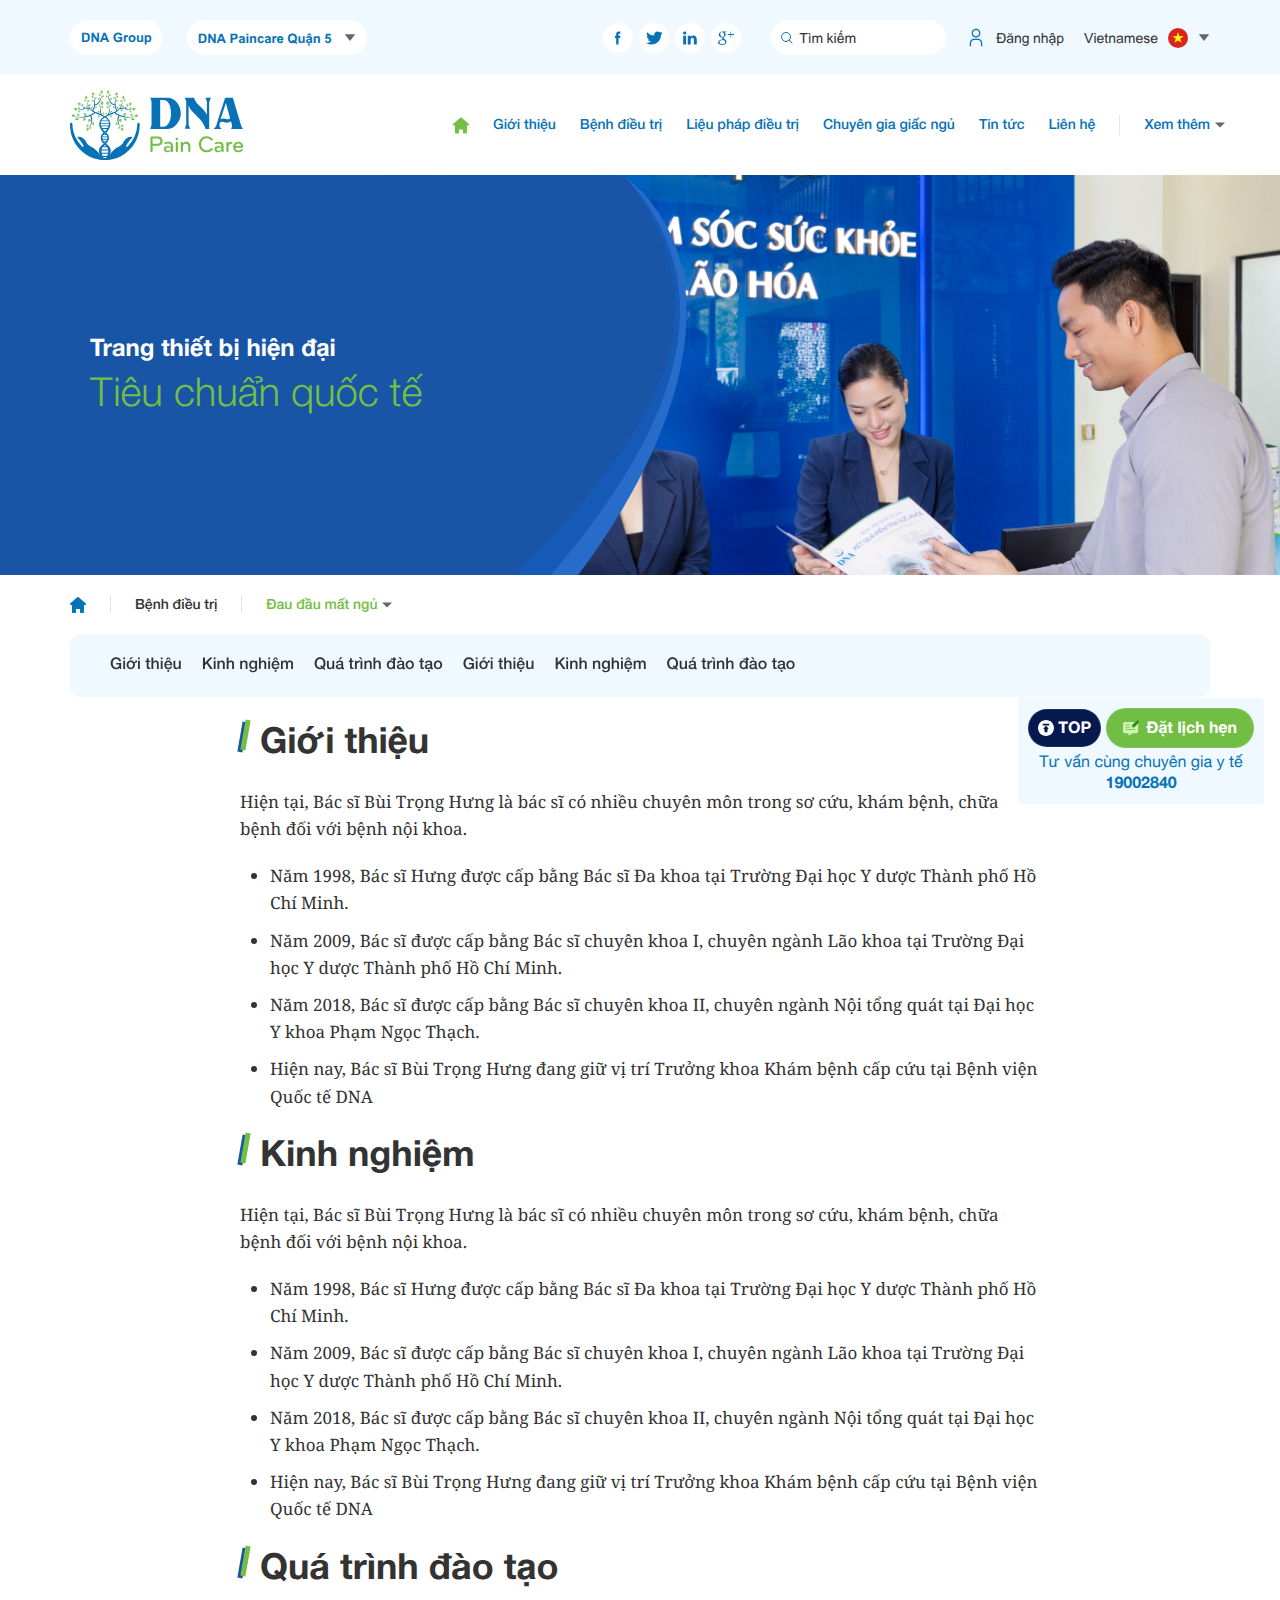
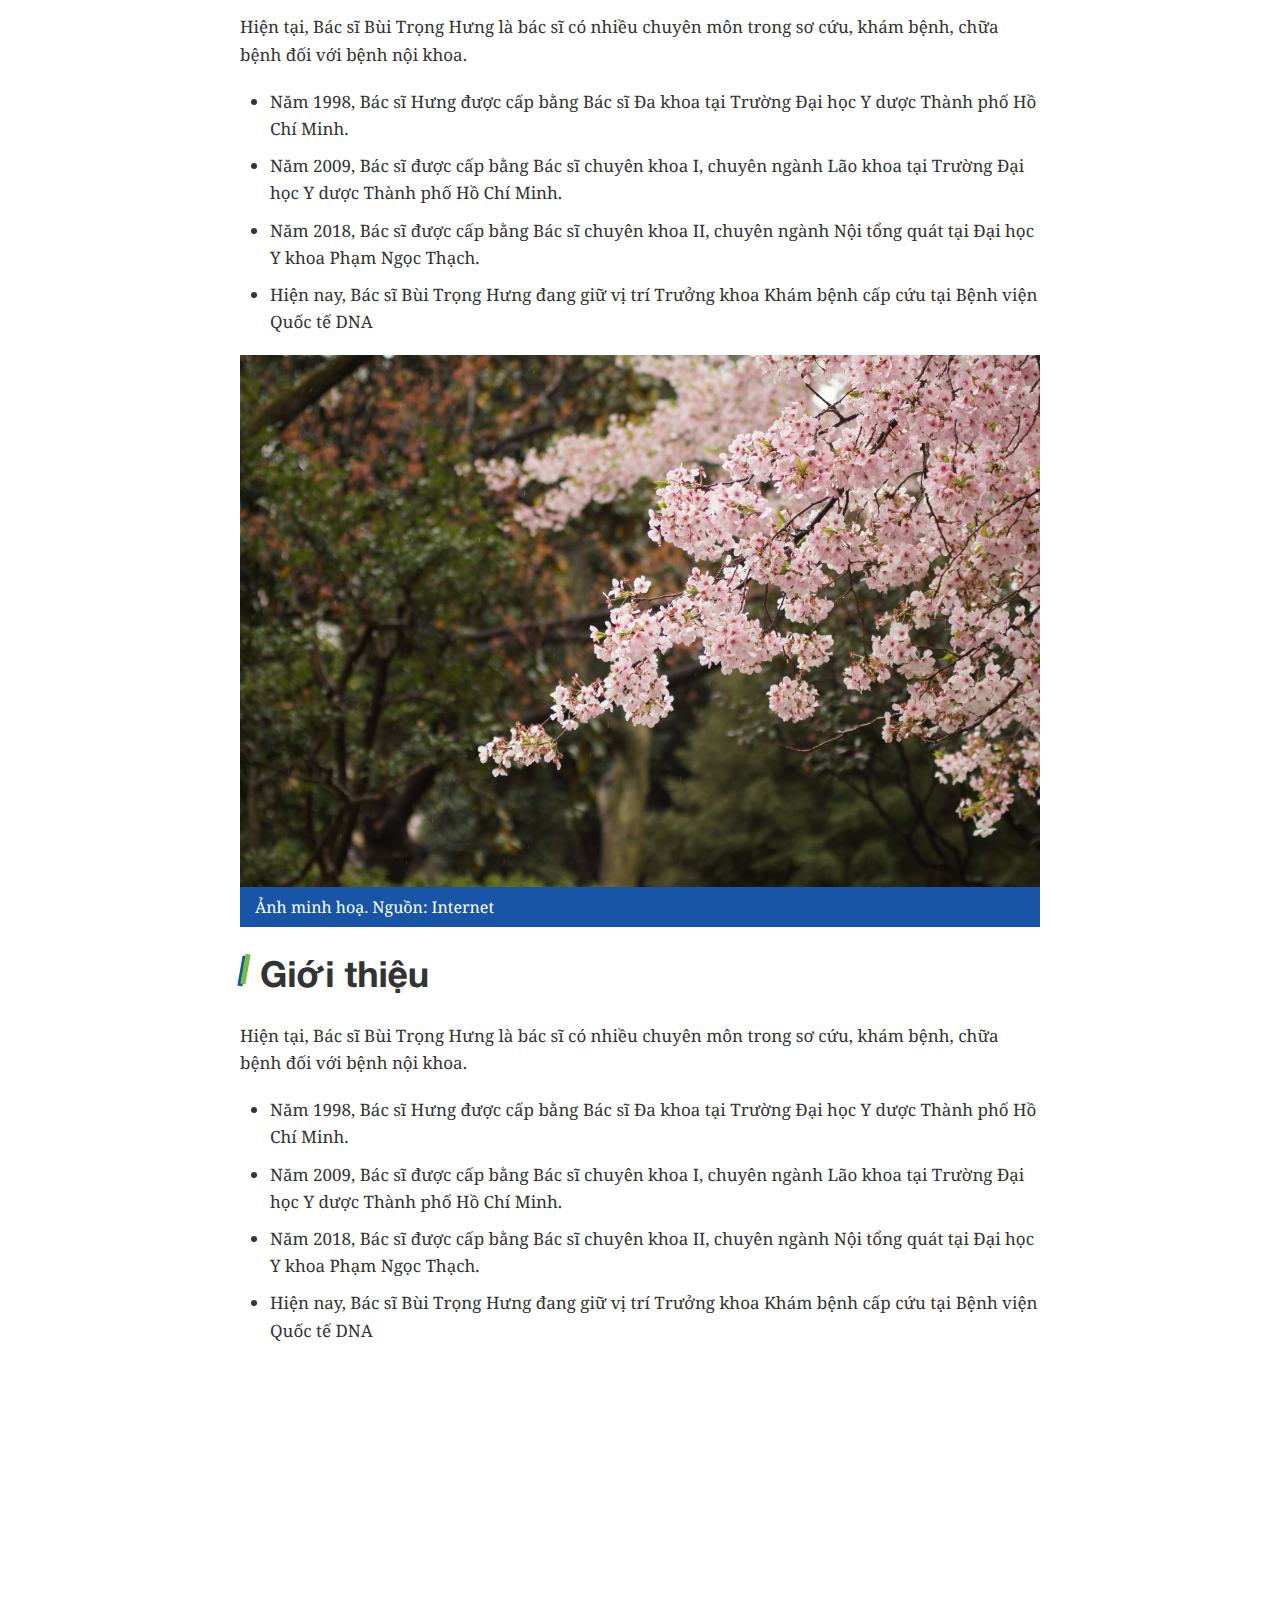
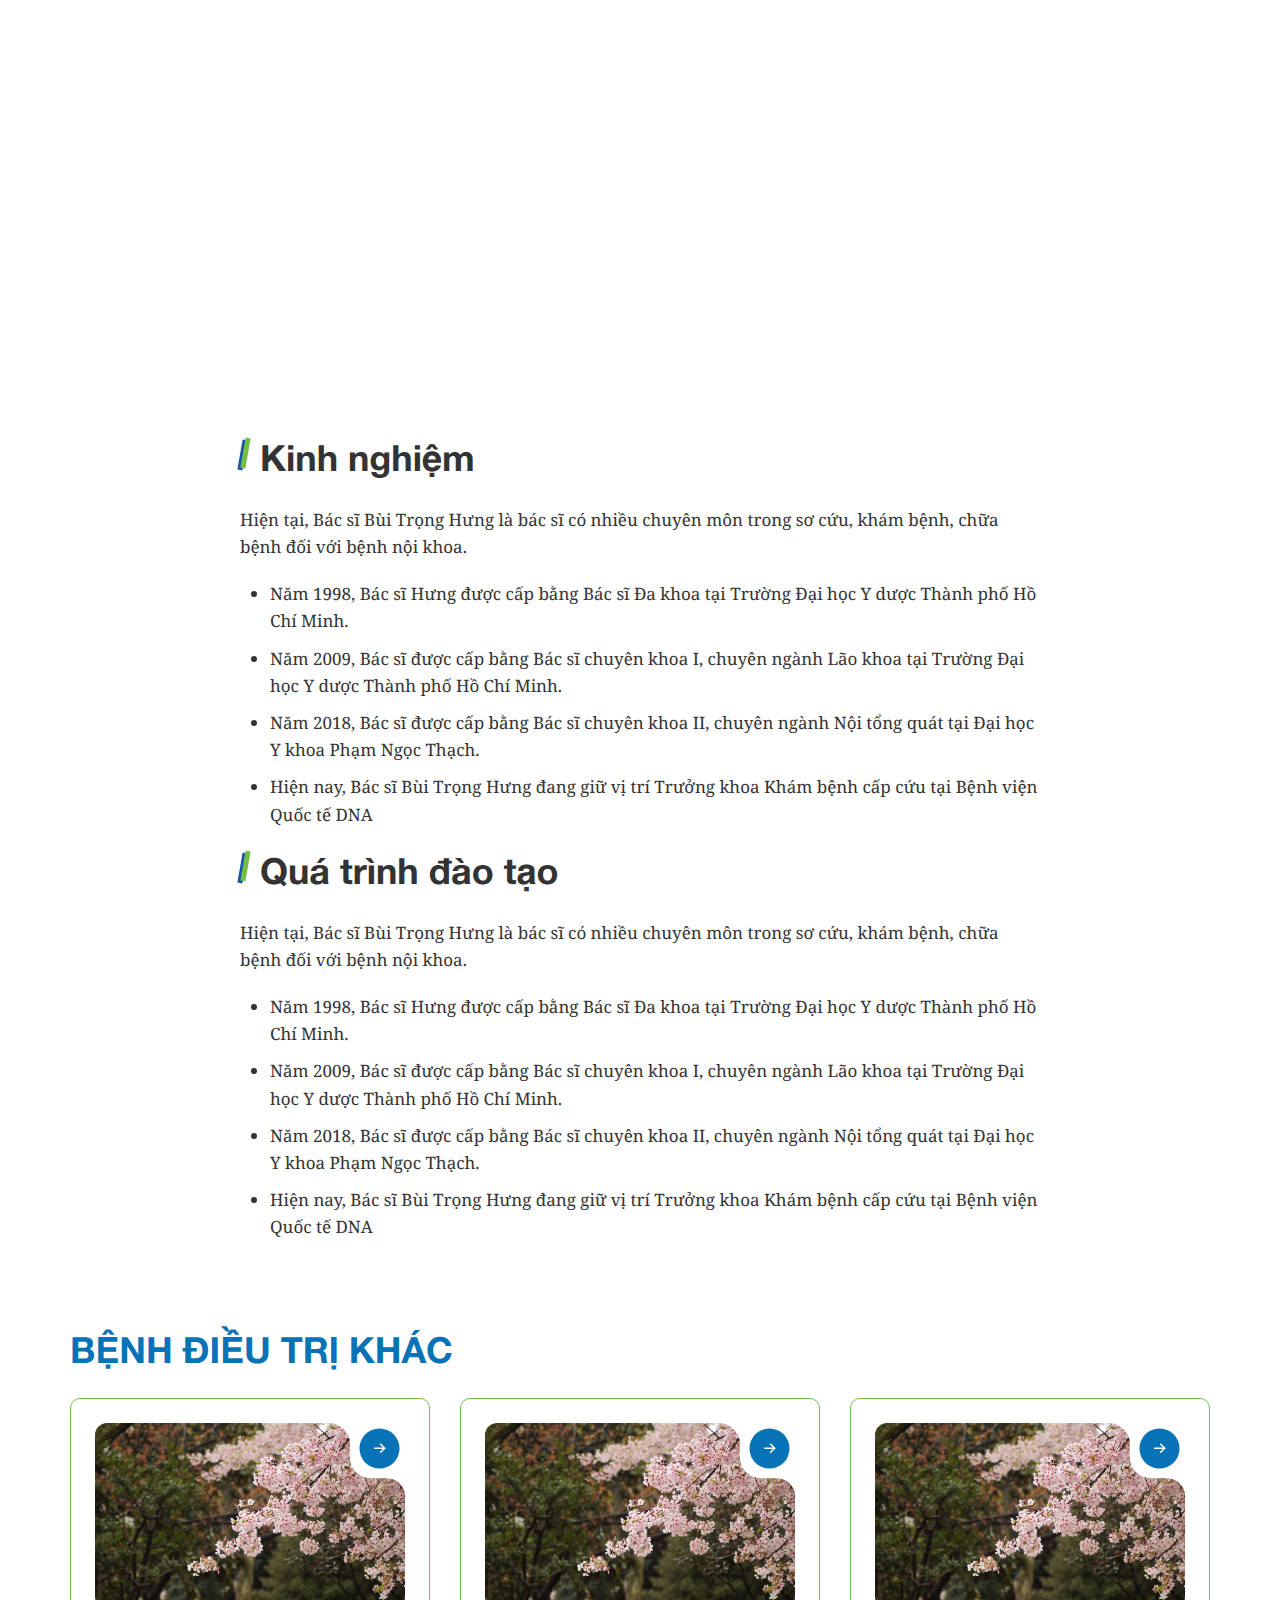
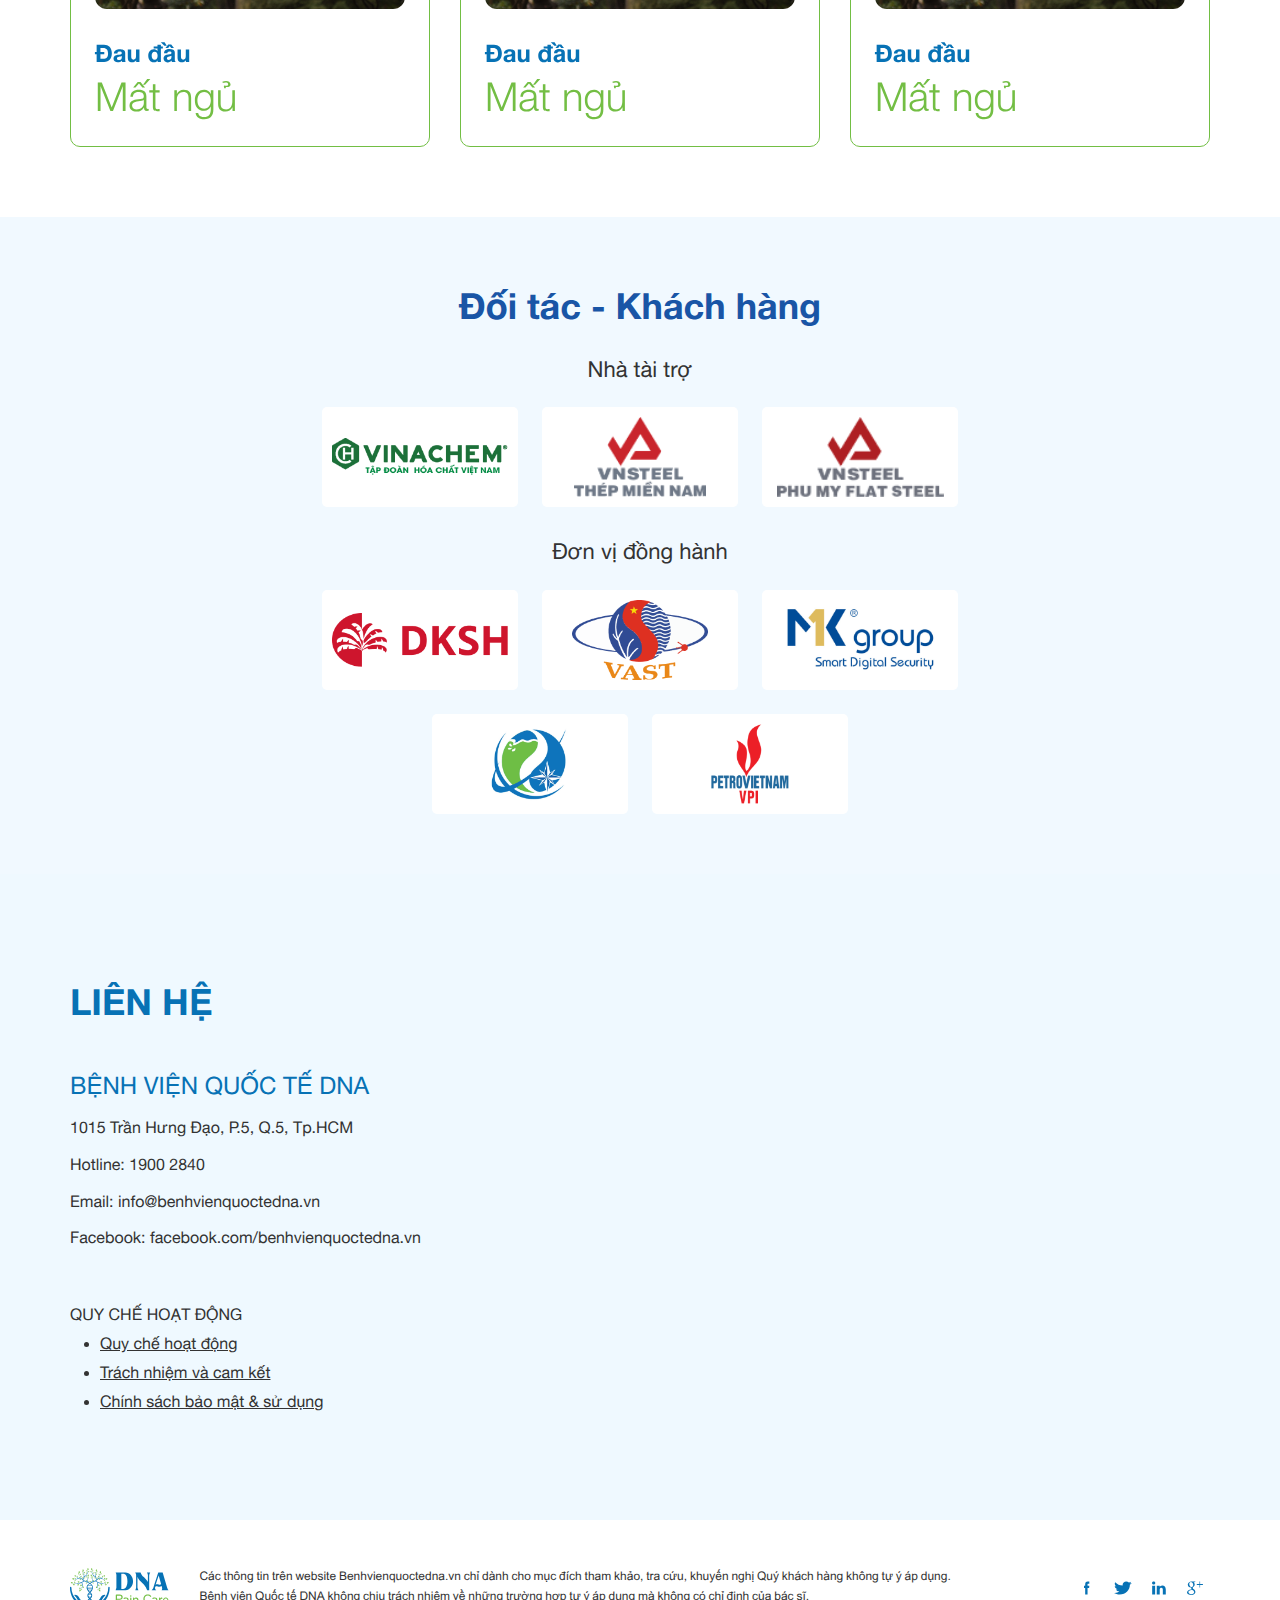
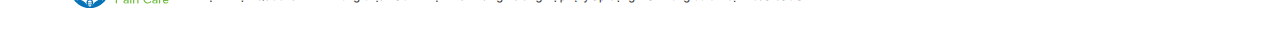
<file: detail_benh_dieu_tri.html>
<!DOCTYPE html>
<html lang="vi">
    <head>
        <meta charset="UTF-8" />
        <meta http-equiv="X-UA-Compatible" content="IE=edge" />
        <meta name="viewport" content="width=device-width, initial-scale=1.0" />
        <!-- favicon -->
        <link
            rel="apple-touch-icon"
            sizes="57x57"
            href="./images/favicon/apple-icon-57x57.png"
        />
        <link
            rel="apple-touch-icon"
            sizes="60x60"
            href="./images/favicon/apple-icon-60x60.png"
        />
        <link
            rel="apple-touch-icon"
            sizes="72x72"
            href="./images/favicon/apple-icon-72x72.png"
        />
        <link
            rel="apple-touch-icon"
            sizes="76x76"
            href="./images/favicon/apple-icon-76x76.png"
        />
        <link
            rel="apple-touch-icon"
            sizes="114x114"
            href="./images/favicon/apple-icon-114x114.png"
        />
        <link
            rel="apple-touch-icon"
            sizes="120x120"
            href="./images/favicon/apple-icon-120x120.png"
        />
        <link
            rel="apple-touch-icon"
            sizes="144x144"
            href="./images/favicon/apple-icon-144x144.png"
        />
        <link
            rel="apple-touch-icon"
            sizes="152x152"
            href="./images/favicon/apple-icon-152x152.png"
        />
        <link
            rel="apple-touch-icon"
            sizes="180x180"
            href="./images/favicon/apple-icon-180x180.png"
        />
        <link
            rel="icon"
            type="image/png"
            sizes="192x192"
            href="/android-icon-192x192.png"
        />
        <link
            rel="icon"
            type="image/png"
            sizes="32x32"
            href="./images/favicon/favicon-32x32.png"
        />
        <link
            rel="icon"
            type="image/png"
            sizes="96x96"
            href="./images/favicon/favicon-96x96.png"
        />
        <link
            rel="icon"
            type="image/png"
            sizes="16x16"
            href="./images/favicon/favicon-16x16.png"
        />
        <meta name="msapplication-TileColor" content="#ffffff" />
        <meta
            name="msapplication-TileImage"
            content="./images/favicon/ms-icon-144x144.png"
        />
        <meta name="theme-color" content="#ffffff" />
        <!-- end favicon -->
        <title>DNA Pain Care</title>
        <!-- font -->
        <link rel="preconnect" href="https://fonts.googleapis.com" />
        <link rel="preconnect" href="https://fonts.gstatic.com" crossorigin />
        <link
            href="https://fonts.googleapis.com/css2?family=Inter:wght@100..900&family=Noto+Serif:ital,wght@0,100..900;1,100..900&display=swap"
            rel="stylesheet"
        />
        <!-- end font -->
        <link rel="stylesheet" href="./lib/swiper/swiper-bundle.min.css" />
        <link rel="stylesheet" href="./css/style.css" />
        <script src="./lib/jquery/jquery-3.7.1.min.js"></script>
    </head>

    <body>
        <!-- header -->
        <header id="header" class="header relative js__stickyHeader">
            <!-- pc -->
            <div class="header-pc d-3xl-block d-lg-none relative z-50">
                <!-- top -->
                <div class="header-top bg-blue-eff w-wrapper py-20 font-arial">
                    <div
                        class="header-top__container w-1140 d-3xl-flex items-center justify-between"
                    >
                        <!-- left -->
                        <div class="left d-3xl-flex items-center gap-24">
                            <a href="#" class="left-btn btn btn--tertiary"
                                >DNA Group</a
                            >
                            <div class="left-select">
                                <select
                                    name=""
                                    id=""
                                    class="btn btn--tertiary fs-13 text-blue-077"
                                >
                                    <option value="">
                                        DNA Paincare Quận 5
                                    </option>
                                    <option value="">
                                        DNA Paincare Quận 10
                                    </option>
                                    <option value="">
                                        DNA Paincare Quận 3
                                    </option>
                                    <option value="">
                                        DNA Paincare Quận 1
                                    </option>
                                </select>
                            </div>
                        </div>
                        <!-- end left -->
                        <!-- right -->
                        <div class="right d-3xl-flex items-center">
                            <!-- social -->
                            <div class="social d-3xl-flex items-center mr-30">
                                <a href="#" class="social-link">
                                    <img
                                        src="./images/svg/Facebook-blue.svg"
                                        alt=""
                                    />
                                </a>
                                <a href="#" class="social-link">
                                    <img
                                        src="./images/svg/Twitter-blue.svg"
                                        alt=""
                                    />
                                </a>
                                <a href="#" class="social-link">
                                    <img
                                        src="./images/svg/linker-blue.svg"
                                        alt=""
                                    />
                                </a>
                                <a href="#" class="social-link">
                                    <img
                                        src="./images/svg/google+blue.svg"
                                        alt=""
                                    />
                                </a>
                            </div>
                            <!-- end social -->

                            <!-- search -->
                            <div class="search mr-20">
                                <form action="" class="relative">
                                    <button class="search-btn absolute">
                                        <img
                                            src="./images/svg/search-blue.svg"
                                            alt=""
                                        />
                                    </button>
                                    <input
                                        type="text"
                                        class="search-input fs-14 w-full h-full"
                                        placeholder="Tìm kiếm"
                                    />
                                </form>
                            </div>
                            <!-- end search -->

                            <!-- login -->
                            <div class="login fs-14 mr-20">
                                <div class="login-inner">
                                    <div class="d-3xl-flex items-center">
                                        <img
                                            src="./images/svg/user-blue.svg"
                                            alt=""
                                            class="mr-10"
                                        />
                                        <span>Đăng nhập</span>
                                    </div>
                                    <!-- <div class="d-3xl-flex items-center">
                                        <div class="login-img flex-0 mr-10">
                                            <img src="./images/3.jpg" alt="" class="">
                                        </div>
                                        <span class="login-name flex-1 d-3xl-inline">Nguyễn Văn A</span>
                                    </div> -->
                                </div>
                            </div>
                            <!-- end login -->

                            <!-- language -->
                            <div class="language fs-14 js__languageContainer">
                                <div
                                    class="language-default d-3xl-flex items-center js__languageDefault"
                                >
                                    <div
                                        class="language-default__item d-3xl-flex items-center mr-10 js__languageDefaultText"
                                    >
                                        <span
                                            class="language-text d-3xl-inline mr-10"
                                            >Vietnamese</span
                                        >
                                        <img
                                            src="./images/flag_1.png"
                                            class="language-img"
                                            alt=""
                                        />
                                    </div>
                                    <div class="language-down">
                                        <img
                                            src="./images/svg/Polygon-gray.svg"
                                            alt=""
                                        />
                                    </div>
                                </div>
                                <div class="language-list">
                                    <!-- item -->
                                    <div
                                        class="language-item d-3xl-flex items-center js__languageItem"
                                    >
                                        <span
                                            class="language-text d-3xl-inline mr-10"
                                            >Vietnamese</span
                                        >
                                        <img
                                            src="./images/flag_1.png"
                                            class="language-img"
                                            alt=""
                                        />
                                    </div>
                                    <!-- end item -->
                                    <!-- item -->
                                    <div
                                        class="language-item d-3xl-flex items-center js__languageItem"
                                    >
                                        <span
                                            class="language-text d-3xl-inline mr-10"
                                            >English</span
                                        >
                                        <img
                                            src="./images/flag_2.png"
                                            class="language-img"
                                            alt=""
                                        />
                                    </div>
                                    <!-- end item -->
                                </div>
                            </div>
                            <!-- end language -->
                        </div>
                        <!-- end right -->
                    </div>
                </div>
                <!-- end top -->

                <!-- bot -->
                <div class="header-bot py-15 w-wrapper bg-white">
                    <div
                        class="header-bot__container w-1140 d-3xl-flex items-center justify-between"
                    >
                        <!-- logo -->
                        <div class="logo">
                            <a href="#">
                                <img src="./images/svg/Logo.svg" alt="" />
                            </a>
                        </div>
                        <!-- end logo -->

                        <!-- navbar -->
                        <ul
                            class="navbar text-blue-077 d-3xl-flex items-center fs-14 gap-24"
                        >
                            <!-- item -->
                            <li class="navbar-item">
                                <a href="#" class="navbar-link">
                                    <img
                                        src="./images/svg/home-green.svg"
                                        alt=""
                                    />
                                </a>
                            </li>
                            <!-- end item -->
                            <!-- item -->
                            <li class="navbar-item">
                                <a href="#" class="navbar-link"
                                    >Giới thiệu</a
                                >
                            </li>
                            <!-- end item -->
                            <!-- item -->
                            <li class="navbar-item">
                                <a href="#" class="navbar-link"
                                    >Bệnh điều trị</a
                                >
                                <ul class="navbar-dropdown">
                                    <li class="navbar-dropdown__item">
                                        <a
                                            href="#"
                                            class="navbar-dropdown__link"
                                            >Cate 1</a
                                        >
                                    </li>
                                    <li class="navbar-dropdown__item">
                                        <a
                                            href="#"
                                            class="navbar-dropdown__link"
                                            >Cate 1</a
                                        >
                                    </li>
                                    <li class="navbar-dropdown__item">
                                        <a
                                            href="#"
                                            class="navbar-dropdown__link"
                                            >Cate 1</a
                                        >
                                    </li>
                                </ul>
                            </li>
                            <!-- end item -->
                            <!-- item -->
                            <li class="navbar-item">
                                <a href="#" class="navbar-link"
                                    >Liệu pháp điều trị</a
                                >
                                <ul class="navbar-dropdown">
                                    <li class="navbar-dropdown__item">
                                        <a
                                            href="#"
                                            class="navbar-dropdown__link"
                                            >Cate 1</a
                                        >
                                    </li>
                                    <li class="navbar-dropdown__item">
                                        <a
                                            href="#"
                                            class="navbar-dropdown__link"
                                            >Cate 1</a
                                        >
                                    </li>
                                    <li class="navbar-dropdown__item">
                                        <a
                                            href="#"
                                            class="navbar-dropdown__link"
                                            >Cate 1</a
                                        >
                                    </li>
                                </ul>
                            </li>
                            <!-- end item -->
                            <!-- item -->
                            <li class="navbar-item">
                                <a href="#" class="navbar-link"
                                    >Chuyên gia giấc ngủ</a
                                >
                                <ul class="navbar-dropdown">
                                    <li class="navbar-dropdown__item">
                                        <a
                                            href="#"
                                            class="navbar-dropdown__link"
                                            >Cate 1</a
                                        >
                                    </li>
                                    <li class="navbar-dropdown__item">
                                        <a
                                            href="#"
                                            class="navbar-dropdown__link"
                                            >Cate 1</a
                                        >
                                    </li>
                                    <li class="navbar-dropdown__item">
                                        <a
                                            href="#"
                                            class="navbar-dropdown__link"
                                            >Cate 1</a
                                        >
                                    </li>
                                </ul>
                            </li>
                            <!-- end item -->
                            <!-- item -->
                            <li class="navbar-item">
                                <a href="#" class="navbar-link">Tin tức</a>
                                <ul class="navbar-dropdown">
                                    <li class="navbar-dropdown__item">
                                        <a
                                            href="#"
                                            class="navbar-dropdown__link"
                                            >Cate 1</a
                                        >
                                    </li>
                                    <li class="navbar-dropdown__item">
                                        <a
                                            href="#"
                                            class="navbar-dropdown__link"
                                            >Cate 1</a
                                        >
                                    </li>
                                    <li class="navbar-dropdown__item">
                                        <a
                                            href="#"
                                            class="navbar-dropdown__link"
                                            >Cate 1</a
                                        >
                                    </li>
                                </ul>
                            </li>
                            <!-- end item -->
                            <!-- item -->
                            <li class="navbar-item">
                                <a href="#" class="navbar-link">Liên hệ</a>
                                <ul class="navbar-dropdown">
                                    <li class="navbar-dropdown__item">
                                        <a
                                            href="#"
                                            class="navbar-dropdown__link"
                                            >Cate 1</a
                                        >
                                    </li>
                                    <li class="navbar-dropdown__item">
                                        <a
                                            href="#"
                                            class="navbar-dropdown__link"
                                            >Cate 1</a
                                        >
                                    </li>
                                    <li class="navbar-dropdown__item">
                                        <a
                                            href="#"
                                            class="navbar-dropdown__link"
                                            >Cate 1</a
                                        >
                                    </li>
                                </ul>
                            </li>
                            <!-- end item -->
                            <!-- item -->
                            <li class="navbar-item navbar-item--more">
                                <a href="#" class="navbar-link">Xem thêm</a>
                                <ul class="navbar-dropdown">
                                    <li class="navbar-dropdown__item">
                                        <a
                                            href="#"
                                            class="navbar-dropdown__link"
                                            >Cate 1</a
                                        >
                                    </li>
                                    <li class="navbar-dropdown__item">
                                        <a
                                            href="#"
                                            class="navbar-dropdown__link"
                                            >Cate 1</a
                                        >
                                    </li>
                                    <li class="navbar-dropdown__item">
                                        <a
                                            href="#"
                                            class="navbar-dropdown__link"
                                            >Cate 1</a
                                        >
                                    </li>
                                </ul>
                            </li>
                            <!-- end item -->
                        </ul>
                        
                        <!-- end navbar -->
                    </div>
                </div>
                <!-- end bot -->
            </div>
            <!-- end pc -->

            <!-- mb -->
            <div class="header-mb d-3xl-none d-lg-block">
                <!-- top -->
                 <div class="header-mb__top d-3xl-flex items-center justify-between">
                    <!-- left -->
                    <div class="left">
                        <div class="sub-menu">
                            <!-- icon bar -->
                            <div class="icon-bar js__clickShowMenuMb px-15 py-10">
                                <img src="./images/svg/bar.svg" alt="">
                            </div>
                            <!-- end icon bar -->
                            <!-- content -->
                            <div class="sub-menu__content">
                                <!-- close -->
                                <div class="sub-menu__close js__closeSubMenu p-4 mb-8 d-3xl-flex items-center text-white">
                                    <img src="./images/svg/close-w.svg" alt="">
                                </div>
                                <!-- end close -->

                                <div class="sub-menu__container">
                                    <!-- list -->
                                    <div class="sub-menu__list">
                                        <!-- item -->
                                        <div class="sub-menu__item">
                                            <!-- heading -->
                                            <div class="heading-sub js__dropDown d-3xl-flex items-center justify-between px-16 py-8 text-white">
                                                <h3 class="heading-sub__title fs-16 fw-500">
                                                    Movies
                                                </h3>
                                                <div class="heading-sub__arrow">
                                                    <svg xmlns="http://www.w3.org/2000/svg" width="24" height="24" class="ipc-icon ipc-icon--chevron-right" id="iconContext-chevron-right" viewBox="0 0 24 24" fill="currentColor" role="presentation">
                                                        <path fill="none" d="M0 0h24v24H0V0z"></path>
                                                        <path d="M9.29 6.71a.996.996 0 0 0 0 1.41L13.17 12l-3.88 3.88a.996.996 0 1 0 1.41 1.41l4.59-4.59a.996.996 0 0 0 0-1.41L10.7 6.7c-.38-.38-1.02-.38-1.41.01z"></path>
                                                    </svg>
                                                </div>
                                            </div>
                                            <!-- end heading -->

                                            <!-- sub menu list -->
                                            <ul class="list-sub js__listSubMenu">
                                                <li class="item-sub">
                                                    <a href="#" class="item-sub__link fs-16">Release Calender</a>
                                                </li>
                                                <li class="item-sub">
                                                    <a href="#" class="item-sub__link fs-16">Release Calender</a>
                                                </li>
                                                <li class="item-sub">
                                                    <a href="#" class="item-sub__link fs-16">Release Calender</a>
                                                </li>
                                            </ul>
                                            <!-- end sub menu list -->
                                        </div>
                                        <!-- end item -->
                                        <!-- item -->
                                        <div class="sub-menu__item">
                                            <!-- heading -->
                                            <div class="heading-sub js__dropDown d-3xl-flex items-center justify-between px-16 py-8 text-white">
                                                <h3 class="heading-sub__title fs-16 fw-500">
                                                    Movies
                                                </h3>
                                                <div class="heading-sub__arrow">
                                                    <svg xmlns="http://www.w3.org/2000/svg" width="24" height="24" class="ipc-icon ipc-icon--chevron-right" id="iconContext-chevron-right" viewBox="0 0 24 24" fill="currentColor" role="presentation">
                                                        <path fill="none" d="M0 0h24v24H0V0z"></path>
                                                        <path d="M9.29 6.71a.996.996 0 0 0 0 1.41L13.17 12l-3.88 3.88a.996.996 0 1 0 1.41 1.41l4.59-4.59a.996.996 0 0 0 0-1.41L10.7 6.7c-.38-.38-1.02-.38-1.41.01z"></path>
                                                    </svg>
                                                </div>
                                            </div>
                                            <!-- end heading -->

                                            <!-- sub menu list -->
                                            <ul class="list-sub js__listSubMenu">
                                                <li class="item-sub">
                                                    <a href="#" class="item-sub__link fs-16">Release Calender</a>
                                                </li>
                                                <li class="item-sub">
                                                    <a href="#" class="item-sub__link fs-16">Release Calender</a>
                                                </li>
                                                <li class="item-sub">
                                                    <a href="#" class="item-sub__link fs-16">Release Calender</a>
                                                </li>
                                            </ul>
                                            <!-- end sub menu list -->
                                        </div>
                                        <!-- end item -->
                                    </div>
                                    <!-- end list -->
                                </div>
                            </div>
                            <!-- end content -->
                            <div class="overlay js__overlay"></div>
                        </div>
                    </div>
                    <!-- end left -->
                    <!-- right -->
                    <div class="right d-3xl-flex items-center">
                        <!-- social -->
                        <div class="social d-3xl-flex items-center mr-30">
                            <a href="#" class="social-link">
                                <img src="./images/svg/Facebook-blue.svg" alt="">
                            </a>
                            <a href="#" class="social-link">
                                <img src="./images/svg/Twitter-blue.svg" alt="">
                            </a>
                            <a href="#" class="social-link">
                                <img src="./images/svg/linker-blue.svg" alt="">
                            </a>
                            <a href="#" class="social-link">
                                <img src="./images/svg/google+blue.svg" alt="">
                            </a>
                        </div>
                        <!-- end social -->

                        <!-- language -->
                        <div class="language fs-14 js__languageContainer">
                            <div class="language-default d-3xl-flex items-center js__languageDefault">
                                <div class="language-default__item d-3xl-flex items-center mr-10 js__languageDefaultText">
                                    <span class="language-text d-3xl-inline mr-10">Vietnamese</span>
                                    <img src="./images/flag_1.png" class="language-img" alt="">
                                </div>
                                <div class="language-down">
                                    <img src="./images/svg/Polygon-gray.svg" alt="">
                                </div>
                            </div>
                            <div class="language-list">
                                <!-- item -->
                                <div class="language-item d-3xl-flex items-center js__languageItem">
                                    <span class="language-text d-3xl-inline mr-10">Vietnamese</span>
                                    <img src="./images/flag_1.png" class="language-img" alt="">
                                </div>
                                <!-- end item -->
                                <!-- item -->
                                <div class="language-item d-3xl-flex items-center js__languageItem">
                                    <span class="language-text d-3xl-inline mr-10">English</span>
                                    <img src="./images/flag_2.png" class="language-img" alt="">
                                </div>
                                <!-- end item -->
                            </div>
                        </div>
                        <!-- end language -->
                    </div>
                    <!-- end right -->
                 </div>
                <!-- end top -->

                <!-- center -->
                 <div class="header-mb__center d-3xl-flex items-center justify-between px-15 py-10 border-e5">
                    <!-- left -->
                    <div class="logo">
                        <a href="#">
                            <img src="./images/svg/Logo.svg" alt="">
                        </a>
                    </div>
                    <!-- end left -->
                    <!-- right -->
                     <div class="right d-3xl-flex items-center gap-16">
                        <!-- search -->
                         <div class="search">
                            <!-- icon -->
                             <div class="search-icon js__searchMb">
                                <img src="./images/svg/zoom-2.svg" alt="">
                             </div>
                            <!-- end icon -->

                            <!-- form -->
                            <div class="header-search-mb__form h-60 w-full js__formSearchMb">
                                <form action="" class="w-full h-full">
                                    <div class="relative text-white w-full h-full">
                                        <input type="text" class="header-search-input w-full h-full p-15 fs-16 text-white" placeholder="Search...">
                                        <div class="header-search-btn absolute h-full js__closeSearchMb mr-15">
                                            <img src="./images/svg/close-w.svg" alt="">
                                        </div>
                                    </div>
                                </form>
                            </div>
                            <!-- end form -->
                         </div>
                        <!-- end search -->
                         <!-- select -->
                         <select name="" id="" class="btn btn--tertiary fs-13 text-blue-077">
                            <option value="">
                                DNA Group
                            </option>
                            <option value="">
                                DNA Quận 10
                            </option>
                            <option value="">
                                DNA Quận 3
                            </option>
                            <option value="">
                                DNA Quận 1
                            </option>
                        </select>
                         <!-- end select -->
                     </div>
                    <!-- end right -->
                 </div>
                <!-- end center -->

                <!-- navbar -->
                <div class="navbar-menu-mb js__navbarMenuMb bg-green-096 py-12 pl-15 pr-40 relative">
                    <ul class="navbar-mb js__navbarMb d-3xl-flex items-center fs-14">
                        <li class="navbar-item text-blue-077 flex-0">
                            <a href="#" class="">
                                <img src="./images/svg/home-green.svg" alt="">
                            </a>
                        </li>
                        <li class="navbar-item text-blue-077">
                            <a href="#">Thư viện sức khỏe</a>
                        </li>
                        <li class="navbar-item text-blue-077">
                            <a href="#">Chuyên gia</a>
                        </li>
                        <li class="navbar-item text-blue-077">
                            <a href="#">Sự kiện</a>
                        </li>
                        <li class="navbar-item text-blue-077">
                            <a href="#">Liên hệ</a>
                        </li>
                    </ul>
                    <div class="navbar-scroll-icon js__navbarIcon">
                        <svg xmlns="http://www.w3.org/2000/svg" width="12" height="6" viewBox="0 0 12 6" fill="none">
                            <path fill-rule="evenodd" clip-rule="evenodd" d="M9 0.0297852L12 2.99979L9 5.96979V3.59378H0V2.40578H9V0.0297852Z" fill="white"></path>
                        </svg>
                    </div>
                </div>
                <!-- end navbar -->
            </div>
            <!-- end mb -->
        </header>
        <!-- end header -->
        <!-- main -->
        <main id="main" class="main">
            <!-- primary -->
            <section class="introduce-info-primary relative z-20 over-hidden">
                <div class="image-1">
                   <img src="./images/svg/bg-cate-1.svg" alt="" class="d-3xl-block d-sm-none">
                   <img src="./images/svg/bg-cate-2.svg" alt="" class="d-3xl-none d-sm-block">
                </div>
                <div class="image-2">
                   <img src="./images/bg_2.5.png" alt="" class="d-3xl-block d-sm-none">
                   <img src="./images/_R6_4271 3.png" alt="" class="d-3xl-none d-sm-block">
                </div>
               <div class="introduce-info-primary__container w-1140">
                   <div class="introduce-info-primary__inner w-40">
                       <h1 class="introduce-info-primary__title1 fs-24 fw-600 text-white">Trang thiết bị hiện đại</h1>
                       <h2 class="introduce-info-primary__title2 fs-40 fw-300 text-green-73">Tiêu chuẩn quốc tế</h2>
                       <div class="mt-24 booking d-3xl-none d-sm-block">
                           <a href="#" class="btn">
                               <span class="booking-text d-3xl-inline mr-10">Đặt lịch ngay</span>
                               <img src="./images/svg/next-arrow-w.svg" class="booking-img" alt="">
                           </a>
                       </div>
                   </div>
               </div>
            </section>
            <!-- end primary -->

            <!-- detail navbar-->
            <div class="detail-navbar relative z-50 w-wrapper py-20 bg-white">
                <ul class="detail-navbar__container navbar w-1140 d-3xl-flex items-center fs-14 gap-24">
                    <!-- item -->
                    <li class="navbar-item">
                        <a href="#" class="navbar-link">
                            <img
                                src="./images/svg/home-blue.svg"
                                alt=""
                            />
                        </a>
                    </li>
                    <!-- end item -->
                    <!-- item -->
                    <li class="navbar-item">
                        <a href="#" class="navbar-link"
                            >Bệnh điều trị</a
                        >
                    </li>
                    <!-- end item -->
                    
                    <!-- item -->
                    <li class="navbar-item navbar-item--more">
                        <a href="#" class="navbar-link text-green-73">Đau đầu mất ngủ</a>
                        <ul class="navbar-dropdown">
                            <li class="navbar-dropdown__item">
                                <a
                                    href="#"
                                    class="navbar-dropdown__link"
                                    >Cate 1</a
                                >
                            </li>
                            <li class="navbar-dropdown__item">
                                <a
                                    href="#"
                                    class="navbar-dropdown__link"
                                    >Cate 1</a
                                >
                            </li>
                            <li class="navbar-dropdown__item">
                                <a
                                    href="#"
                                    class="navbar-dropdown__link"
                                    >Cate 1</a
                                >
                            </li>
                        </ul>
                    </li>
                    <!-- end item -->
                </ul>
            </div>
            <!-- end detail navbar -->
            
            <!-- primay detail-->
            <section class="detail-sick-primary w-wrapper relative z-20">
                <div class="detail-sick-primary__container w-1140 js__tabContainer">
                    <div class="introduce-info-senary__slide swiper-gallery js__autoSlideContainer">
                        <!-- tab -->
                        <div class="swiper-tab swiper js__swiperAuto px-30 border-10 bg-blue-eff">
                            <div class="swiper-wrapper">
                                <!-- slide -->
                                <div class="swiper-slide"><a href="#el-1">Giới thiệu</a></div>
                                <!-- end slide -->
                                <!-- slide -->
                                <div class="swiper-slide"><a href="#el-2">Kinh nghiệm</a></div>
                                <!-- end slide -->
                                <!-- slide -->
                                <div class="swiper-slide"><a href="#el-3">Quá trình đào tạo</a></div>
                                <div class="swiper-slide"><a href="#el-4">Giới thiệu</a></div>
                                <div class="swiper-slide"><a href="#el-5">Kinh nghiệm</a></div>
                                <div class="swiper-slide"><a href="#el-6">Quá trình đào tạo</a></div>
                                <!-- end slide -->
                            </div>
                            <div class="swiper-button-next"></div>
                            <div class="swiper-button-prev"></div>
                        </div>
                        <!-- end tab -->
                        
                        <!-- content -->
                        <div class="detail-content detail-content--secondary mt-20 js__video169">
                            <h2 id="el-1">Giới thiệu</h2>
                            <p>Hiện tại, Bác sĩ Bùi Trọng Hưng là bác sĩ có nhiều chuyên môn trong sơ cứu, khám bệnh, chữa bệnh đối với bệnh nội khoa.</p>
                            <ul>
                                <li>Năm 1998, Bác sĩ Hưng được cấp bằng Bác sĩ Đa khoa tại Trường Đại học Y dược Thành phố Hồ Chí Minh.</li>
                                <li>Năm 2009, Bác sĩ được cấp bằng Bác sĩ chuyên khoa I, chuyên ngành Lão khoa tại Trường Đại học Y dược Thành phố Hồ Chí Minh.</li>
                                <li>Năm 2018, Bác sĩ được cấp bằng Bác sĩ chuyên khoa II, chuyên ngành Nội tổng quát tại Đại học Y khoa Phạm Ngọc Thạch.</li>
                                <li>Hiện nay, Bác sĩ Bùi Trọng Hưng đang giữ vị trí Trưởng khoa Khám bệnh cấp cứu tại Bệnh viện Quốc tế DNA</li>
                            </ul>
                            <h2 id="el-2">Kinh nghiệm</h2>
                            <p>Hiện tại, Bác sĩ Bùi Trọng Hưng là bác sĩ có nhiều chuyên môn trong sơ cứu, khám bệnh, chữa bệnh đối với bệnh nội khoa.</p>
                            <ul>
                                <li>Năm 1998, Bác sĩ Hưng được cấp bằng Bác sĩ Đa khoa tại Trường Đại học Y dược Thành phố Hồ Chí Minh.</li>
                                <li>Năm 2009, Bác sĩ được cấp bằng Bác sĩ chuyên khoa I, chuyên ngành Lão khoa tại Trường Đại học Y dược Thành phố Hồ Chí Minh.</li>
                                <li>Năm 2018, Bác sĩ được cấp bằng Bác sĩ chuyên khoa II, chuyên ngành Nội tổng quát tại Đại học Y khoa Phạm Ngọc Thạch.</li>
                                <li>Hiện nay, Bác sĩ Bùi Trọng Hưng đang giữ vị trí Trưởng khoa Khám bệnh cấp cứu tại Bệnh viện Quốc tế DNA</li>
                            </ul>
                            <h2 id="el-3">Quá trình đào tạo</h2>
                            <p>Hiện tại, Bác sĩ Bùi Trọng Hưng là bác sĩ có nhiều chuyên môn trong sơ cứu, khám bệnh, chữa bệnh đối với bệnh nội khoa.</p>
                            <ul>
                                <li>Năm 1998, Bác sĩ Hưng được cấp bằng Bác sĩ Đa khoa tại Trường Đại học Y dược Thành phố Hồ Chí Minh.</li>
                                <li>Năm 2009, Bác sĩ được cấp bằng Bác sĩ chuyên khoa I, chuyên ngành Lão khoa tại Trường Đại học Y dược Thành phố Hồ Chí Minh.</li>
                                <li>Năm 2018, Bác sĩ được cấp bằng Bác sĩ chuyên khoa II, chuyên ngành Nội tổng quát tại Đại học Y khoa Phạm Ngọc Thạch.</li>
                                <li>Hiện nay, Bác sĩ Bùi Trọng Hưng đang giữ vị trí Trưởng khoa Khám bệnh cấp cứu tại Bệnh viện Quốc tế DNA</li>
                            </ul>
                            <figure class="expNoEdit">
                                <img src="./images/2.jpg" alt="">
                                <figcaption>
                                    <h2 class="expEdit">
                                        <em>Ảnh minh hoạ. Nguồn:
                                            Internet</em>
                                    </h2>
                                </figcaption>
                            </figure>
                            <h2 id="el-4">Giới thiệu</h2>
                            <p>Hiện tại, Bác sĩ Bùi Trọng Hưng là bác sĩ có nhiều chuyên môn trong sơ cứu, khám bệnh, chữa bệnh đối với bệnh nội khoa.</p>
                            <ul>
                                <li>Năm 1998, Bác sĩ Hưng được cấp bằng Bác sĩ Đa khoa tại Trường Đại học Y dược Thành phố Hồ Chí Minh.</li>
                                <li>Năm 2009, Bác sĩ được cấp bằng Bác sĩ chuyên khoa I, chuyên ngành Lão khoa tại Trường Đại học Y dược Thành phố Hồ Chí Minh.</li>
                                <li>Năm 2018, Bác sĩ được cấp bằng Bác sĩ chuyên khoa II, chuyên ngành Nội tổng quát tại Đại học Y khoa Phạm Ngọc Thạch.</li>
                                <li>Hiện nay, Bác sĩ Bùi Trọng Hưng đang giữ vị trí Trưởng khoa Khám bệnh cấp cứu tại Bệnh viện Quốc tế DNA</li>
                            </ul>
                            <iframe width="1250" height="703" src="https://www.youtube.com/embed/uZHmBcyDybY" title="TƯ VẤN TRỰC TUYẾN - UNG THƯ DẠ DÀY KHÔNG CÒN LÀ &quot;ÁN TỬ&quot; NẾU PHÁT HIỆN VÀ ĐIỀU TRỊ SỚM" frameborder="0" allow="accelerometer; autoplay; clipboard-write; encrypted-media; gyroscope; picture-in-picture; web-share" referrerpolicy="strict-origin-when-cross-origin" allowfullscreen></iframe>
                            <h2 id="el-5">Kinh nghiệm</h2>
                            <p>Hiện tại, Bác sĩ Bùi Trọng Hưng là bác sĩ có nhiều chuyên môn trong sơ cứu, khám bệnh, chữa bệnh đối với bệnh nội khoa.</p>
                            <ul>
                                <li>Năm 1998, Bác sĩ Hưng được cấp bằng Bác sĩ Đa khoa tại Trường Đại học Y dược Thành phố Hồ Chí Minh.</li>
                                <li>Năm 2009, Bác sĩ được cấp bằng Bác sĩ chuyên khoa I, chuyên ngành Lão khoa tại Trường Đại học Y dược Thành phố Hồ Chí Minh.</li>
                                <li>Năm 2018, Bác sĩ được cấp bằng Bác sĩ chuyên khoa II, chuyên ngành Nội tổng quát tại Đại học Y khoa Phạm Ngọc Thạch.</li>
                                <li>Hiện nay, Bác sĩ Bùi Trọng Hưng đang giữ vị trí Trưởng khoa Khám bệnh cấp cứu tại Bệnh viện Quốc tế DNA</li>
                            </ul>
                            <h2 id="el-6">Quá trình đào tạo</h2>
                            <p>Hiện tại, Bác sĩ Bùi Trọng Hưng là bác sĩ có nhiều chuyên môn trong sơ cứu, khám bệnh, chữa bệnh đối với bệnh nội khoa.</p>
                            <ul>
                                <li>Năm 1998, Bác sĩ Hưng được cấp bằng Bác sĩ Đa khoa tại Trường Đại học Y dược Thành phố Hồ Chí Minh.</li>
                                <li>Năm 2009, Bác sĩ được cấp bằng Bác sĩ chuyên khoa I, chuyên ngành Lão khoa tại Trường Đại học Y dược Thành phố Hồ Chí Minh.</li>
                                <li>Năm 2018, Bác sĩ được cấp bằng Bác sĩ chuyên khoa II, chuyên ngành Nội tổng quát tại Đại học Y khoa Phạm Ngọc Thạch.</li>
                                <li>Hiện nay, Bác sĩ Bùi Trọng Hưng đang giữ vị trí Trưởng khoa Khám bệnh cấp cứu tại Bệnh viện Quốc tế DNA</li>
                            </ul>
                        </div>
                        <!-- end content -->
                     </div>
                    
                </div>
            </section>
            <!-- end primay detail-->

            <!-- secondary -->
            <section class="main-secondary relative z-20 over-hidden arrow-secondary">
                <div class="main-secondary__container w-1140">
                   <!-- heading -->
                    <h2 class="heading-primary fs-36 fw-600 text-blue-077 uppercase lh-160">
                        <a href="#">Bệnh điều trị khác</a>
                    </h2>
                   <!-- end heading -->

                   <!-- content -->
                   <div class="main-secondary__slide mt-20 js__threeSlidesContainer">
                    <div class="swiper js__threeSlide">
                        <div class="swiper-wrapper pb-10">
                            <!-- slide -->
                             <div class="swiper-slide">
                                 <div class="article p-24 border-10">
                                    <!-- img -->
                                     <div class="article-img">
                                        <a href="#" class="image-wrapper">
                                            <img src="./images/2.jpg" alt="" class="image-1 border-12">
                                            <img src="./images/svg/border-5.svg" alt="" class="image-2">
                                            
                                        </a>
                                     </div>
                                    <!-- end img -->
                                     <!-- content -->
                                      <div class="article-content mt-30">
                                        <h3 class="article-title-1 fs-24 fw-600 text-blue-077">Đau đầu</h3>
                                        <h4 class="article-title-2 fs-40 fw-300 text-green-73">Mất ngủ</h4>
                                      </div>
                                     <!-- end content -->
                                 </div>
                             </div>
                            <!-- end slide -->
                            <!-- slide -->
                             <div class="swiper-slide">
                                 <div class="article p-24 border-10">
                                    <!-- img -->
                                     <div class="article-img">
                                        <a href="#" class="image-wrapper">
                                            <img src="./images/2.jpg" alt="" class="image-1 border-12">
                                            <img src="./images/svg/border-5.svg" alt="" class="image-2">
                                            
                                        </a>
                                     </div>
                                    <!-- end img -->
                                     <!-- content -->
                                      <div class="article-content mt-30">
                                        <h3 class="article-title-1 fs-24 fw-600 text-blue-077">Đau đầu</h3>
                                        <h4 class="article-title-2 fs-40 fw-300 text-green-73">Mất ngủ</h4>
                                      </div>
                                     <!-- end content -->
                                 </div>
                             </div>
                            <!-- end slide -->
                            
                            <!-- slide -->
                             <div class="swiper-slide">
                                 <div class="article p-24 border-10">
                                    <!-- img -->
                                     <div class="article-img">
                                        <a href="#" class="image-wrapper">
                                            <img src="./images/2.jpg" alt="" class="image-1 border-12">
                                            <img src="./images/svg/border-5.svg" alt="" class="image-2">
                                            
                                        </a>
                                     </div>
                                    <!-- end img -->
                                     <!-- content -->
                                      <div class="article-content mt-30">
                                        <h3 class="article-title-1 fs-24 fw-600 text-blue-077">Đau đầu</h3>
                                        <h4 class="article-title-2 fs-40 fw-300 text-green-73">Mất ngủ</h4>
                                      </div>
                                     <!-- end content -->
                                 </div>
                             </div>
                            <!-- end slide -->
                        </div>
                        <div class="swiper-button-next"></div>
                        <div class="swiper-button-prev"></div>
                    </div>
                    <div class="swiper-pagination"></div>
                    
                </div>
                   <!-- end content -->
                </div>
             </section>
            <!-- end secondary -->
            
            <!-- nhà đầu tư -->
            <section class="investors-wrapper">
                <div class="investors w-1140">
                    <!-- title -->
                    <h2 class="heading-quaternary mb-20 text-center">Đối tác - Khách hàng</h2>
                    <!-- end title -->
                    <!-- container -->
                    <div class="investor-container">
                        <!-- top -->
                         <div class="investor-top mb-30">
                             <h3 class="investor-title fs-22 mb-24 text-center">Nhà tài trợ</h3>
                             <div class="investor-list">
                                 <div class="investor-item">
                                     <img src="./images/partner_1.png" alt="">
                                 </div>
                                 <div class="investor-item">
                                     <img src="./images/partner_2.png" alt="">
                                 </div>
                                 <div class="investor-item">
                                     <img src="./images/partner_3.png" alt="">
                                 </div>
                             </div>
                         </div>
                        <!-- end top -->
                        <!-- top -->
                         <div class="investor-top">
                             <h3 class="investor-title fs-22 mb-24 text-center">Đơn vị đồng hành</h3>
                             <div class="investor-list">
                                 <div class="investor-item">
                                     <img src="./images/partner_4.png" alt="">
                                 </div>
                                 <div class="investor-item">
                                     <img src="./images/partner_5.png" alt="">
                                 </div>
                                 <div class="investor-item">
                                     <img src="./images/partner_6.png" alt="">
                                 </div>
                                 <div class="investor-item">
                                     <img src="./images/partner_7.png" alt="">
                                 </div>
                                 <div class="investor-item">
                                     <img src="./images/partner_8.png" alt="">
                                 </div>
                             </div>
                         </div>
                        <!-- end top -->
                         
                     </div>
                    <!-- end container -->
                </div>
            </section>
            <!-- end  nhà đầu tư -->

            <!-- octonary -->
            <section class="main-octonary w-wrapper relative z-20 over-hidden">
            <div class="main-octonary__container w-1140 d-3xl-flex">
                <!-- left -->
                    <div class="main-octonary__left flex-1">
                    <!-- heading -->
                    <h2 class="heading-primary fs-36 fw-600 text-blue-077 uppercase lh-160">
                        <a href="#">Liên hệ</a>
                    </h2>
                    <!-- end heading -->
                        <h3 class="main-octonary__title fs-24 text-blue-077 mt-40 uppercase">Bệnh viện quốc tế DNA</h3>
                        <div class="main-octonary__text mt-16">
                            <p class="mb-16">1015 Trần Hưng Đạo, P.5, Q.5, Tp.HCM</p>
                            <p class="mb-16">Hotline: 1900 2840</p>
                            <p class="mb-16">Email: info@benhvienquoctedna.vn</p>
                            <p class="mb-16">Facebook: facebook.com/benhvienquoctedna.vn</p>
                        </div>
                        <div class="main-octonary__regulations mt-40">
                            <h4 class="title uppercase mb-8">Quy chế hoạt động</h4>
                            <ul class="list pl-30">
                            <li class="mb-8"><a href="#">Quy chế hoạt động</a></li>
                            <li class="mb-8"><a href="#">Trách nhiệm và cam kết</a></li>
                            <li class="mb-8"><a href="#">Chính sách bảo mật & sử dụng</a></li>
                            </ul>
                        </div>
                    </div>
                <!-- end left -->
                <!-- right -->
                    <div class="main-octonary__right flex-1">
                    <iframe src="https://www.google.com/maps/embed?pb=!1m18!1m12!1m3!1d3919.7521916873466!2d106.67295107573581!3d10.753572059613486!2m3!1f0!2f0!3f0!3m2!1i1024!2i768!4f13.1!3m3!1m2!1s0x31752f6186f15b95%3A0x51ea231980e909f0!2zQuG7h25oIFZp4buHbiBRdeG7kWMgVOG6vyBETkE!5e0!3m2!1svi!2s!4v1718093233475!5m2!1svi!2s" width="966" height="640" style="border:0;" allowfullscreen="" loading="lazy" referrerpolicy="no-referrer-when-downgrade"></iframe>
                    </div>
                <!-- end right -->
            </div>
            </section>
            <!-- end octonary -->
            
        </main>
        <!-- end main -->
        <!-- footer -->
        <footer id="footer" class="footer">
            <div class="footer-container w-wrapper relative z-20 over-hidden">
                <div class="footer-inner w-1140 d-3xl-flex items-center justify-between">
                    <!-- left -->
                     <div class="footer-left d-3xl-flex items-center">
                        <a href="#" class="footer-left__logo flex-0">
                            <img src="./images/svg/Logo.svg" alt="">
                        </a>
                        <div class="footer-left__text fs-12 font-arial ml-30">
                            <p>Các thông tin trên website Benhvienquoctedna.vn chỉ dành cho mục đích tham khảo, tra cứu, khuyến nghị Quý khách hàng không tự ý áp dụng.</p>
                            <p>Bệnh viện Quốc tế DNA không chịu trách nhiệm về những trường hợp tự ý áp dụng mà không có chỉ định của bác sĩ.
                            </p>
                        </div>
                     </div>
                    <!-- end left -->
                    <!-- right -->
                     <div class="footer-right">
                        <div class="social d-3xl-flex items-center">
                            <a href="#" class="social-link">
                                <img src="./images/svg/Facebook-blue.svg" alt="">
                            </a>
                            <a href="#" class="social-link">
                                <img src="./images/svg/Twitter-blue.svg" alt="">
                            </a>
                            <a href="#" class="social-link">
                                <img src="./images/svg/linker-blue.svg" alt="">
                            </a>
                            <a href="#" class="social-link">
                                <img src="./images/svg/google+blue.svg" alt="">
                            </a>
                        </div>
                     </div>
                    <!-- end right -->
                </div>
            </div>

            <div class="footer-fixed">
                <div class="footer-fixed__inner">
                    <!-- back top -->
                    <div id="back-top" class="back-top btn btn--primary">
                        <img src="./images/svg/up-arrow-w.svg" alt="" class="mr-4">
                        <span class="uppercase">Top</span>
                    </div>
                    <!-- end back top -->
                    <!-- booking -->
                    <a href="#" class="footer-fixed__booking btn btn--secondary">
                    <div class="footer-fixed__booking-inner d-3xl-flex items-center">
                        <img src="./images/svg/feedback_green.svg" alt="" class="mr-8">
                        <span>Đặt lịch hẹn</span>
                    </div>
                    </a>
                    <!-- end booking -->
                </div>
                <div class="footer-fixed__call text-center fs-16 text-blue-077 mt-4">
                    <p>Tư vấn cùng chuyên gia y tế</p>
                    <h3 class="fw-600"><a href="tel:123456789">19002840</a></h3>
                </div>
            </div>
        </footer>
        <!-- end footer -->
        <script src="./lib/swiper/swiper-bundle.min.js"></script>
        <script src="./js/ResizeSensor.js"></script>
        <script src="./js/theia-sticky-sidebar.js"></script>
        <script src="./js/main.js"></script>
    </body>
</html>
</file>
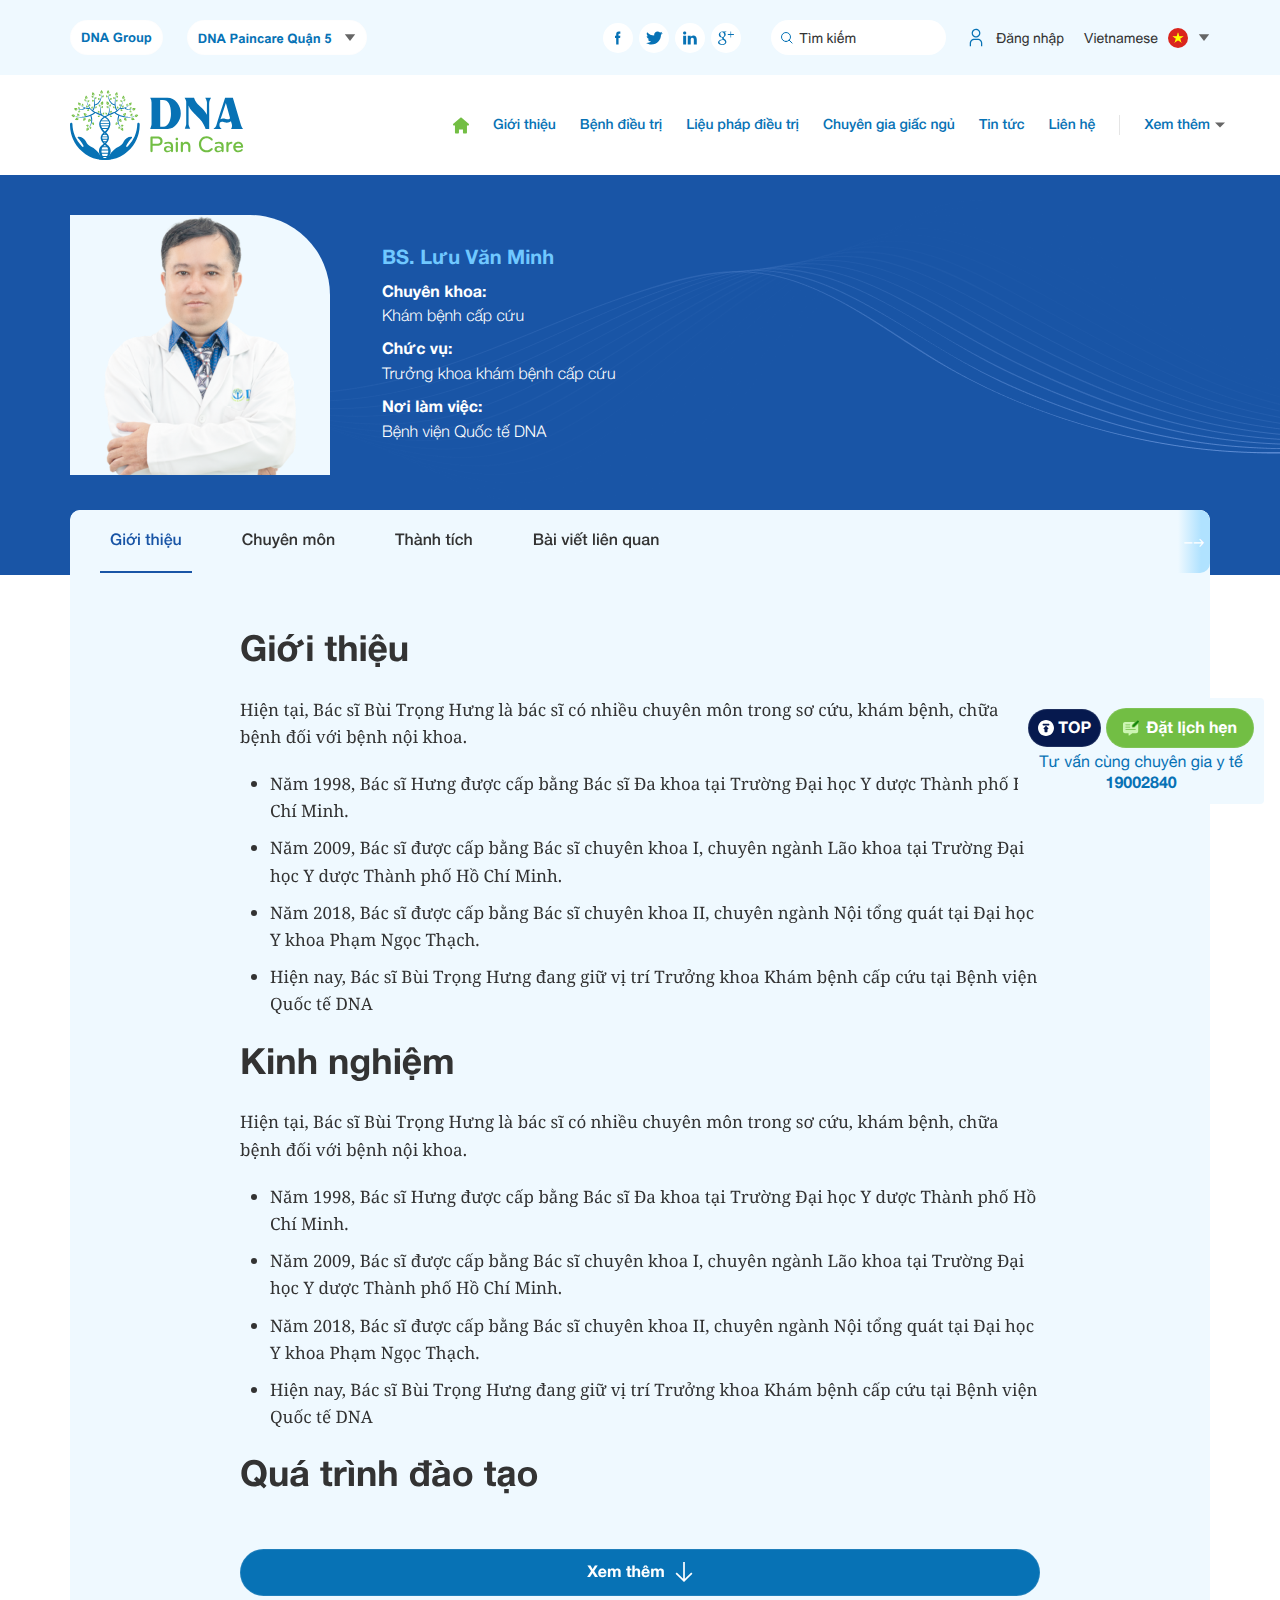
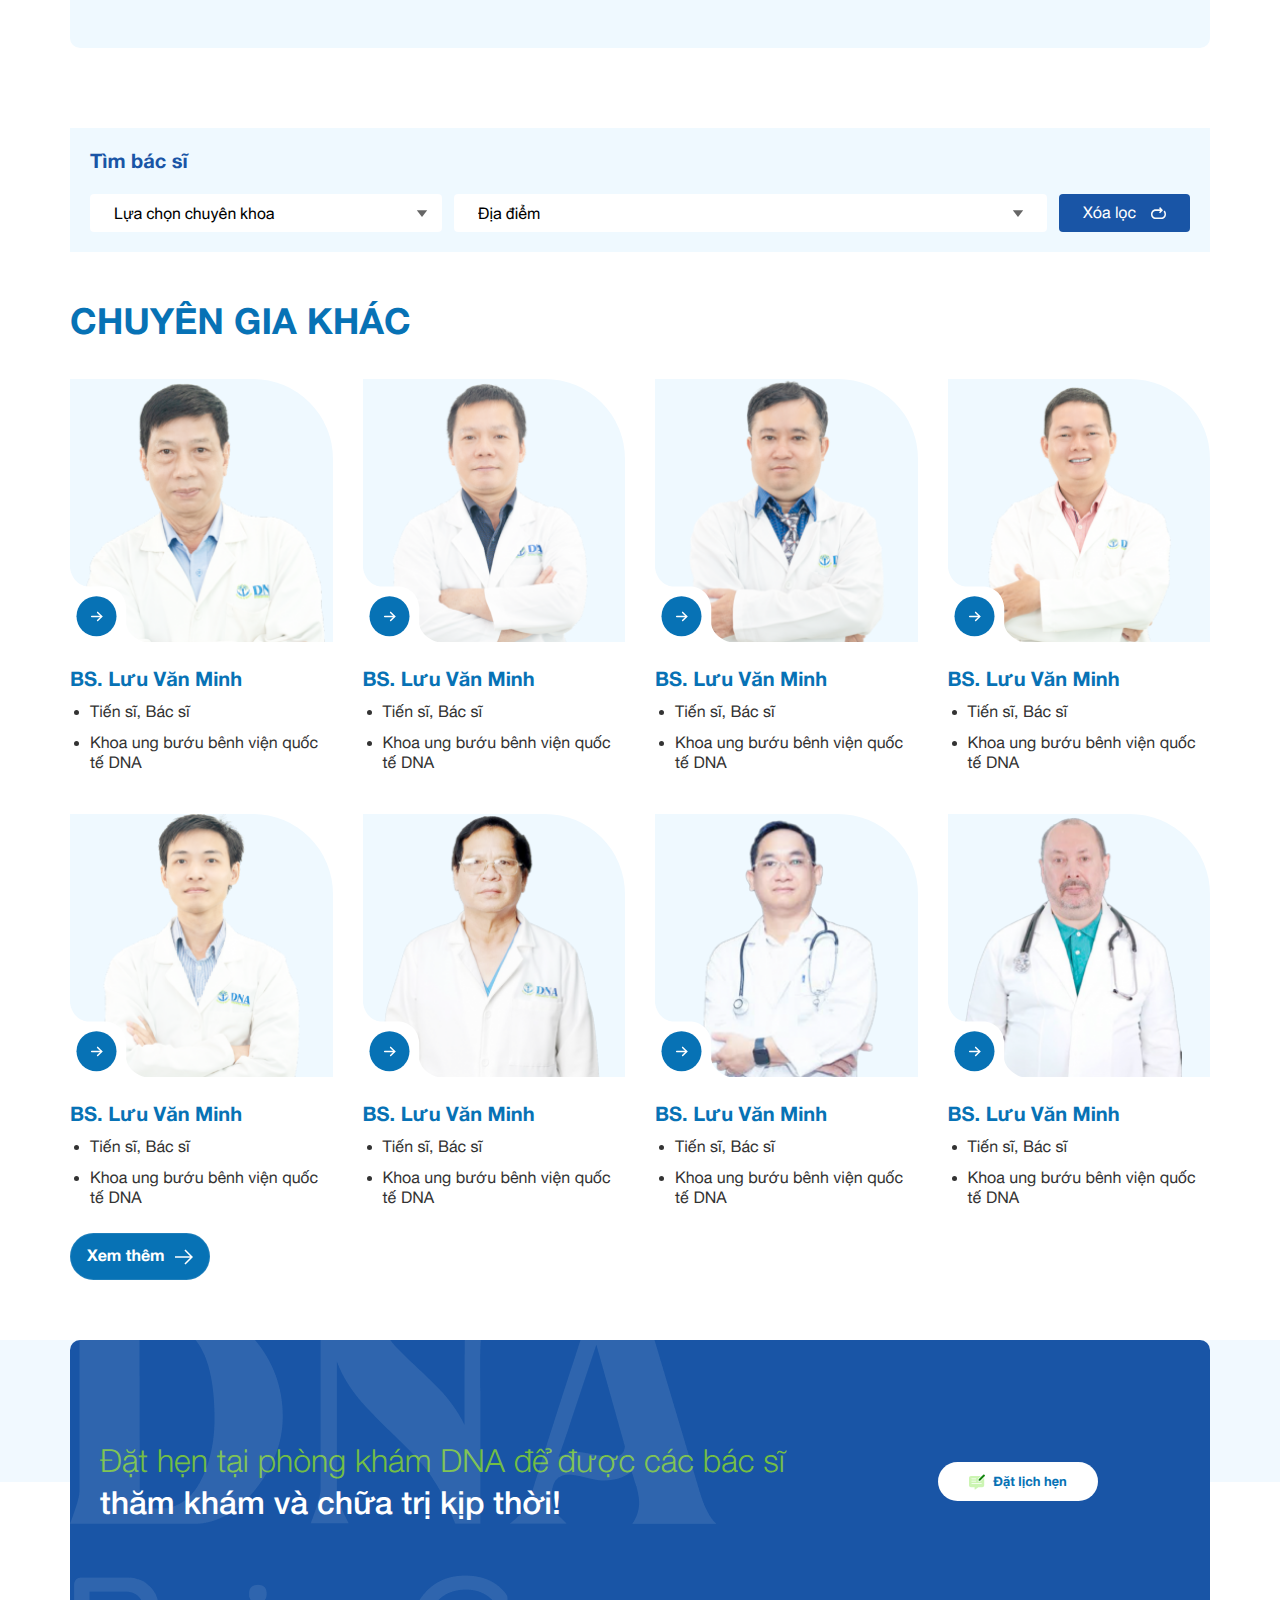
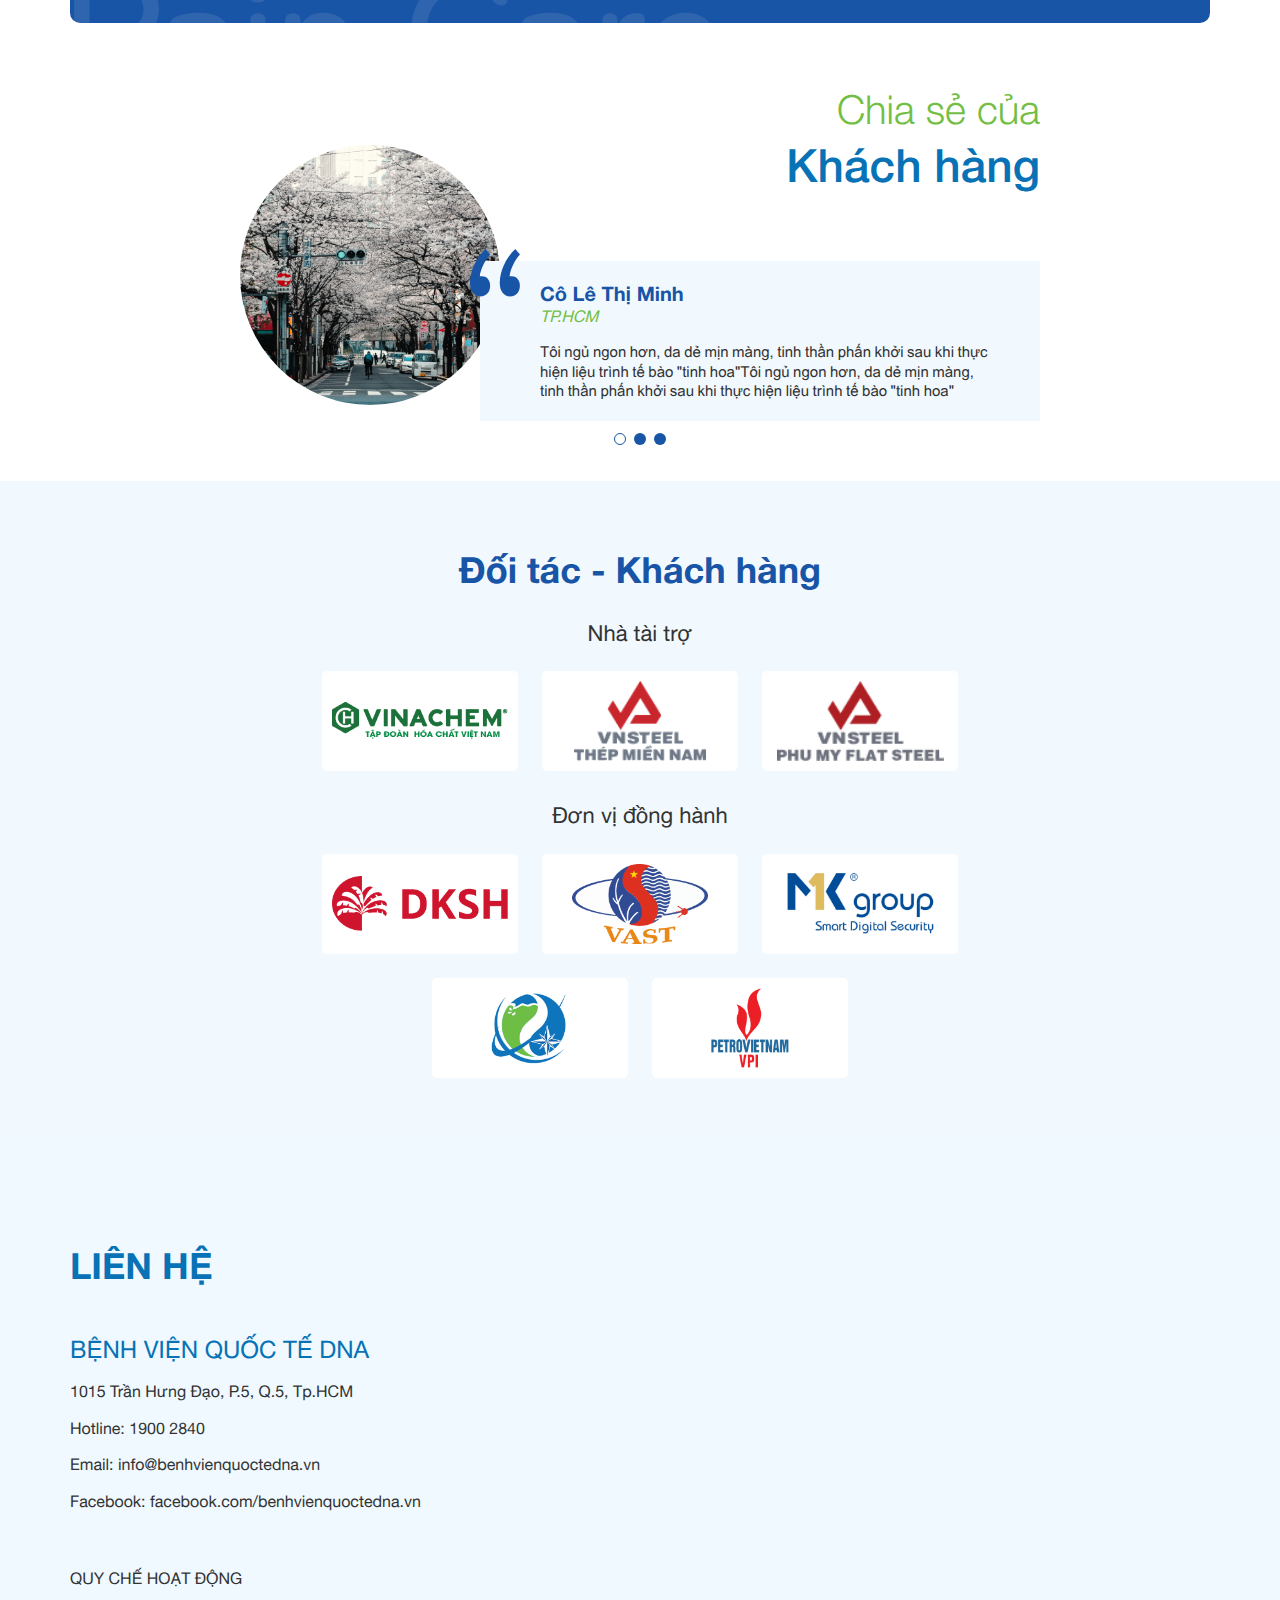
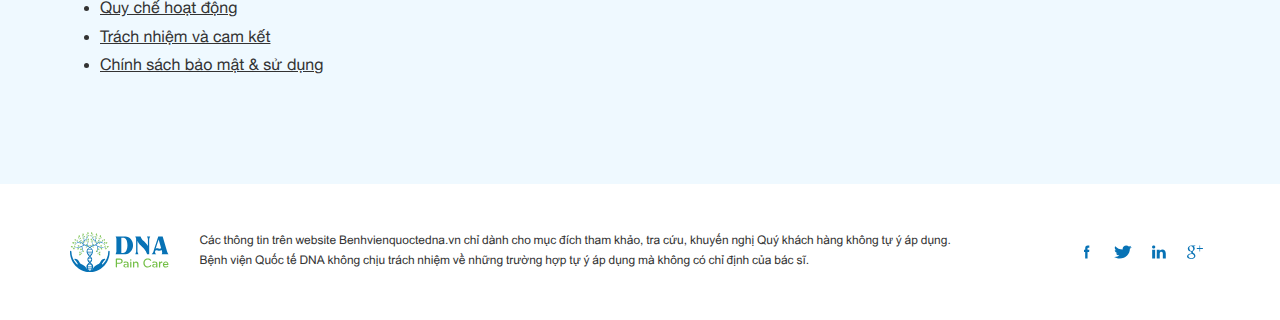
<file: detail_gioi_thieu.html>
<!DOCTYPE html>
<html lang="vi">
    <head>
        <meta charset="UTF-8" />
        <meta http-equiv="X-UA-Compatible" content="IE=edge" />
        <meta name="viewport" content="width=device-width, initial-scale=1.0" />
        <!-- favicon -->
        <link
            rel="apple-touch-icon"
            sizes="57x57"
            href="./images/favicon/apple-icon-57x57.png"
        />
        <link
            rel="apple-touch-icon"
            sizes="60x60"
            href="./images/favicon/apple-icon-60x60.png"
        />
        <link
            rel="apple-touch-icon"
            sizes="72x72"
            href="./images/favicon/apple-icon-72x72.png"
        />
        <link
            rel="apple-touch-icon"
            sizes="76x76"
            href="./images/favicon/apple-icon-76x76.png"
        />
        <link
            rel="apple-touch-icon"
            sizes="114x114"
            href="./images/favicon/apple-icon-114x114.png"
        />
        <link
            rel="apple-touch-icon"
            sizes="120x120"
            href="./images/favicon/apple-icon-120x120.png"
        />
        <link
            rel="apple-touch-icon"
            sizes="144x144"
            href="./images/favicon/apple-icon-144x144.png"
        />
        <link
            rel="apple-touch-icon"
            sizes="152x152"
            href="./images/favicon/apple-icon-152x152.png"
        />
        <link
            rel="apple-touch-icon"
            sizes="180x180"
            href="./images/favicon/apple-icon-180x180.png"
        />
        <link
            rel="icon"
            type="image/png"
            sizes="192x192"
            href="/android-icon-192x192.png"
        />
        <link
            rel="icon"
            type="image/png"
            sizes="32x32"
            href="./images/favicon/favicon-32x32.png"
        />
        <link
            rel="icon"
            type="image/png"
            sizes="96x96"
            href="./images/favicon/favicon-96x96.png"
        />
        <link
            rel="icon"
            type="image/png"
            sizes="16x16"
            href="./images/favicon/favicon-16x16.png"
        />
        <meta name="msapplication-TileColor" content="#ffffff" />
        <meta
            name="msapplication-TileImage"
            content="./images/favicon/ms-icon-144x144.png"
        />
        <meta name="theme-color" content="#ffffff" />
        <!-- end favicon -->
        <title>DNA Pain Care</title>
        <!-- font -->
        <link rel="preconnect" href="https://fonts.googleapis.com" />
        <link rel="preconnect" href="https://fonts.gstatic.com" crossorigin />
        <link
            href="https://fonts.googleapis.com/css2?family=Inter:wght@100..900&family=Noto+Serif:ital,wght@0,100..900;1,100..900&display=swap"
            rel="stylesheet"
        />
        <!-- end font -->
        <link rel="stylesheet" href="./lib/swiper/swiper-bundle.min.css" />
        <link rel="stylesheet" href="./css/style.css" />
        <script src="./lib/jquery/jquery-3.7.1.min.js"></script>
    </head>

    <body>
        <!-- header -->
        <header id="header" class="header relative js__stickyHeader">
            <!-- pc -->
            <div class="header-pc d-3xl-block d-lg-none relative z-50">
                <!-- top -->
                <div class="header-top bg-blue-eff w-wrapper py-20 font-arial">
                    <div
                        class="header-top__container w-1140 d-3xl-flex items-center justify-between"
                    >
                        <!-- left -->
                        <div class="left d-3xl-flex items-center gap-24">
                            <a href="#" class="left-btn btn btn--tertiary"
                                >DNA Group</a
                            >
                            <div class="left-select">
                                <select
                                    name=""
                                    id=""
                                    class="btn btn--tertiary fs-13 text-blue-077"
                                >
                                    <option value="">
                                        DNA Paincare Quận 5
                                    </option>
                                    <option value="">
                                        DNA Paincare Quận 10
                                    </option>
                                    <option value="">
                                        DNA Paincare Quận 3
                                    </option>
                                    <option value="">
                                        DNA Paincare Quận 1
                                    </option>
                                </select>
                            </div>
                        </div>
                        <!-- end left -->
                        <!-- right -->
                        <div class="right d-3xl-flex items-center">
                            <!-- social -->
                            <div class="social d-3xl-flex items-center mr-30">
                                <a href="#" class="social-link">
                                    <img
                                        src="./images/svg/Facebook-blue.svg"
                                        alt=""
                                    />
                                </a>
                                <a href="#" class="social-link">
                                    <img
                                        src="./images/svg/Twitter-blue.svg"
                                        alt=""
                                    />
                                </a>
                                <a href="#" class="social-link">
                                    <img
                                        src="./images/svg/linker-blue.svg"
                                        alt=""
                                    />
                                </a>
                                <a href="#" class="social-link">
                                    <img
                                        src="./images/svg/google+blue.svg"
                                        alt=""
                                    />
                                </a>
                            </div>
                            <!-- end social -->

                            <!-- search -->
                            <div class="search mr-20">
                                <form action="" class="relative">
                                    <button class="search-btn absolute">
                                        <img
                                            src="./images/svg/search-blue.svg"
                                            alt=""
                                        />
                                    </button>
                                    <input
                                        type="text"
                                        class="search-input fs-14 w-full h-full"
                                        placeholder="Tìm kiếm"
                                    />
                                </form>
                            </div>
                            <!-- end search -->

                            <!-- login -->
                            <div class="login fs-14 mr-20">
                                <div class="login-inner">
                                    <div class="d-3xl-flex items-center">
                                        <img
                                            src="./images/svg/user-blue.svg"
                                            alt=""
                                            class="mr-10"
                                        />
                                        <span>Đăng nhập</span>
                                    </div>
                                    <!-- <div class="d-3xl-flex items-center">
                                        <div class="login-img flex-0 mr-10">
                                            <img src="./images/3.jpg" alt="" class="">
                                        </div>
                                        <span class="login-name flex-1 d-3xl-inline">Nguyễn Văn A</span>
                                    </div> -->
                                </div>
                            </div>
                            <!-- end login -->

                            <!-- language -->
                            <div class="language fs-14 js__languageContainer">
                                <div
                                    class="language-default d-3xl-flex items-center js__languageDefault"
                                >
                                    <div
                                        class="language-default__item d-3xl-flex items-center mr-10 js__languageDefaultText"
                                    >
                                        <span
                                            class="language-text d-3xl-inline mr-10"
                                            >Vietnamese</span
                                        >
                                        <img
                                            src="./images/flag_1.png"
                                            class="language-img"
                                            alt=""
                                        />
                                    </div>
                                    <div class="language-down">
                                        <img
                                            src="./images/svg/Polygon-gray.svg"
                                            alt=""
                                        />
                                    </div>
                                </div>
                                <div class="language-list">
                                    <!-- item -->
                                    <div
                                        class="language-item d-3xl-flex items-center js__languageItem"
                                    >
                                        <span
                                            class="language-text d-3xl-inline mr-10"
                                            >Vietnamese</span
                                        >
                                        <img
                                            src="./images/flag_1.png"
                                            class="language-img"
                                            alt=""
                                        />
                                    </div>
                                    <!-- end item -->
                                    <!-- item -->
                                    <div
                                        class="language-item d-3xl-flex items-center js__languageItem"
                                    >
                                        <span
                                            class="language-text d-3xl-inline mr-10"
                                            >English</span
                                        >
                                        <img
                                            src="./images/flag_2.png"
                                            class="language-img"
                                            alt=""
                                        />
                                    </div>
                                    <!-- end item -->
                                </div>
                            </div>
                            <!-- end language -->
                        </div>
                        <!-- end right -->
                    </div>
                </div>
                <!-- end top -->

                <!-- bot -->
                <div class="header-bot py-15 w-wrapper bg-white">
                    <div
                        class="header-bot__container w-1140 d-3xl-flex items-center justify-between"
                    >
                        <!-- logo -->
                        <div class="logo">
                            <a href="#">
                                <img src="./images/svg/Logo.svg" alt="" />
                            </a>
                        </div>
                        <!-- end logo -->

                        <!-- navbar -->
                        <ul
                            class="navbar text-blue-077 d-3xl-flex items-center fs-14 gap-24"
                        >
                            <!-- item -->
                            <li class="navbar-item">
                                <a href="#" class="navbar-link">
                                    <img
                                        src="./images/svg/home-green.svg"
                                        alt=""
                                    />
                                </a>
                            </li>
                            <!-- end item -->
                            <!-- item -->
                            <li class="navbar-item">
                                <a href="#" class="navbar-link"
                                    >Giới thiệu</a
                                >
                            </li>
                            <!-- end item -->
                            <!-- item -->
                            <li class="navbar-item">
                                <a href="#" class="navbar-link"
                                    >Bệnh điều trị</a
                                >
                                <ul class="navbar-dropdown">
                                    <li class="navbar-dropdown__item">
                                        <a
                                            href="#"
                                            class="navbar-dropdown__link"
                                            >Cate 1</a
                                        >
                                    </li>
                                    <li class="navbar-dropdown__item">
                                        <a
                                            href="#"
                                            class="navbar-dropdown__link"
                                            >Cate 1</a
                                        >
                                    </li>
                                    <li class="navbar-dropdown__item">
                                        <a
                                            href="#"
                                            class="navbar-dropdown__link"
                                            >Cate 1</a
                                        >
                                    </li>
                                </ul>
                            </li>
                            <!-- end item -->
                            <!-- item -->
                            <li class="navbar-item">
                                <a href="#" class="navbar-link"
                                    >Liệu pháp điều trị</a
                                >
                                <ul class="navbar-dropdown">
                                    <li class="navbar-dropdown__item">
                                        <a
                                            href="#"
                                            class="navbar-dropdown__link"
                                            >Cate 1</a
                                        >
                                    </li>
                                    <li class="navbar-dropdown__item">
                                        <a
                                            href="#"
                                            class="navbar-dropdown__link"
                                            >Cate 1</a
                                        >
                                    </li>
                                    <li class="navbar-dropdown__item">
                                        <a
                                            href="#"
                                            class="navbar-dropdown__link"
                                            >Cate 1</a
                                        >
                                    </li>
                                </ul>
                            </li>
                            <!-- end item -->
                            <!-- item -->
                            <li class="navbar-item">
                                <a href="#" class="navbar-link"
                                    >Chuyên gia giấc ngủ</a
                                >
                                <ul class="navbar-dropdown">
                                    <li class="navbar-dropdown__item">
                                        <a
                                            href="#"
                                            class="navbar-dropdown__link"
                                            >Cate 1</a
                                        >
                                    </li>
                                    <li class="navbar-dropdown__item">
                                        <a
                                            href="#"
                                            class="navbar-dropdown__link"
                                            >Cate 1</a
                                        >
                                    </li>
                                    <li class="navbar-dropdown__item">
                                        <a
                                            href="#"
                                            class="navbar-dropdown__link"
                                            >Cate 1</a
                                        >
                                    </li>
                                </ul>
                            </li>
                            <!-- end item -->
                            <!-- item -->
                            <li class="navbar-item">
                                <a href="#" class="navbar-link">Tin tức</a>
                                <ul class="navbar-dropdown">
                                    <li class="navbar-dropdown__item">
                                        <a
                                            href="#"
                                            class="navbar-dropdown__link"
                                            >Cate 1</a
                                        >
                                    </li>
                                    <li class="navbar-dropdown__item">
                                        <a
                                            href="#"
                                            class="navbar-dropdown__link"
                                            >Cate 1</a
                                        >
                                    </li>
                                    <li class="navbar-dropdown__item">
                                        <a
                                            href="#"
                                            class="navbar-dropdown__link"
                                            >Cate 1</a
                                        >
                                    </li>
                                </ul>
                            </li>
                            <!-- end item -->
                            <!-- item -->
                            <li class="navbar-item">
                                <a href="#" class="navbar-link">Liên hệ</a>
                                <ul class="navbar-dropdown">
                                    <li class="navbar-dropdown__item">
                                        <a
                                            href="#"
                                            class="navbar-dropdown__link"
                                            >Cate 1</a
                                        >
                                    </li>
                                    <li class="navbar-dropdown__item">
                                        <a
                                            href="#"
                                            class="navbar-dropdown__link"
                                            >Cate 1</a
                                        >
                                    </li>
                                    <li class="navbar-dropdown__item">
                                        <a
                                            href="#"
                                            class="navbar-dropdown__link"
                                            >Cate 1</a
                                        >
                                    </li>
                                </ul>
                            </li>
                            <!-- end item -->
                            <!-- item -->
                            <li class="navbar-item navbar-item--more">
                                <a href="#" class="navbar-link">Xem thêm</a>
                                <ul class="navbar-dropdown">
                                    <li class="navbar-dropdown__item">
                                        <a
                                            href="#"
                                            class="navbar-dropdown__link"
                                            >Cate 1</a
                                        >
                                    </li>
                                    <li class="navbar-dropdown__item">
                                        <a
                                            href="#"
                                            class="navbar-dropdown__link"
                                            >Cate 1</a
                                        >
                                    </li>
                                    <li class="navbar-dropdown__item">
                                        <a
                                            href="#"
                                            class="navbar-dropdown__link"
                                            >Cate 1</a
                                        >
                                    </li>
                                </ul>
                            </li>
                            <!-- end item -->
                        </ul>
                        
                        <!-- end navbar -->
                    </div>
                </div>
                <!-- end bot -->
            </div>
            <!-- end pc -->

            <!-- mb -->
            <div class="header-mb d-3xl-none d-lg-block">
                <!-- top -->
                 <div class="header-mb__top d-3xl-flex items-center justify-between">
                    <!-- left -->
                    <div class="left">
                        <div class="sub-menu">
                            <!-- icon bar -->
                            <div class="icon-bar js__clickShowMenuMb px-15 py-10">
                                <img src="./images/svg/bar.svg" alt="">
                            </div>
                            <!-- end icon bar -->
                            <!-- content -->
                            <div class="sub-menu__content">
                                <!-- close -->
                                <div class="sub-menu__close js__closeSubMenu p-4 mb-8 d-3xl-flex items-center text-white">
                                    <img src="./images/svg/close-w.svg" alt="">
                                </div>
                                <!-- end close -->

                                <div class="sub-menu__container">
                                    <!-- list -->
                                    <div class="sub-menu__list">
                                        <!-- item -->
                                        <div class="sub-menu__item">
                                            <!-- heading -->
                                            <div class="heading-sub js__dropDown d-3xl-flex items-center justify-between px-16 py-8 text-white">
                                                <h3 class="heading-sub__title fs-16 fw-500">
                                                    Movies
                                                </h3>
                                                <div class="heading-sub__arrow">
                                                    <svg xmlns="http://www.w3.org/2000/svg" width="24" height="24" class="ipc-icon ipc-icon--chevron-right" id="iconContext-chevron-right" viewBox="0 0 24 24" fill="currentColor" role="presentation">
                                                        <path fill="none" d="M0 0h24v24H0V0z"></path>
                                                        <path d="M9.29 6.71a.996.996 0 0 0 0 1.41L13.17 12l-3.88 3.88a.996.996 0 1 0 1.41 1.41l4.59-4.59a.996.996 0 0 0 0-1.41L10.7 6.7c-.38-.38-1.02-.38-1.41.01z"></path>
                                                    </svg>
                                                </div>
                                            </div>
                                            <!-- end heading -->

                                            <!-- sub menu list -->
                                            <ul class="list-sub js__listSubMenu">
                                                <li class="item-sub">
                                                    <a href="#" class="item-sub__link fs-16">Release Calender</a>
                                                </li>
                                                <li class="item-sub">
                                                    <a href="#" class="item-sub__link fs-16">Release Calender</a>
                                                </li>
                                                <li class="item-sub">
                                                    <a href="#" class="item-sub__link fs-16">Release Calender</a>
                                                </li>
                                            </ul>
                                            <!-- end sub menu list -->
                                        </div>
                                        <!-- end item -->
                                        <!-- item -->
                                        <div class="sub-menu__item">
                                            <!-- heading -->
                                            <div class="heading-sub js__dropDown d-3xl-flex items-center justify-between px-16 py-8 text-white">
                                                <h3 class="heading-sub__title fs-16 fw-500">
                                                    Movies
                                                </h3>
                                                <div class="heading-sub__arrow">
                                                    <svg xmlns="http://www.w3.org/2000/svg" width="24" height="24" class="ipc-icon ipc-icon--chevron-right" id="iconContext-chevron-right" viewBox="0 0 24 24" fill="currentColor" role="presentation">
                                                        <path fill="none" d="M0 0h24v24H0V0z"></path>
                                                        <path d="M9.29 6.71a.996.996 0 0 0 0 1.41L13.17 12l-3.88 3.88a.996.996 0 1 0 1.41 1.41l4.59-4.59a.996.996 0 0 0 0-1.41L10.7 6.7c-.38-.38-1.02-.38-1.41.01z"></path>
                                                    </svg>
                                                </div>
                                            </div>
                                            <!-- end heading -->

                                            <!-- sub menu list -->
                                            <ul class="list-sub js__listSubMenu">
                                                <li class="item-sub">
                                                    <a href="#" class="item-sub__link fs-16">Release Calender</a>
                                                </li>
                                                <li class="item-sub">
                                                    <a href="#" class="item-sub__link fs-16">Release Calender</a>
                                                </li>
                                                <li class="item-sub">
                                                    <a href="#" class="item-sub__link fs-16">Release Calender</a>
                                                </li>
                                            </ul>
                                            <!-- end sub menu list -->
                                        </div>
                                        <!-- end item -->
                                    </div>
                                    <!-- end list -->
                                </div>
                            </div>
                            <!-- end content -->
                            <div class="overlay js__overlay"></div>
                        </div>
                    </div>
                    <!-- end left -->
                    <!-- right -->
                    <div class="right d-3xl-flex items-center">
                        <!-- social -->
                        <div class="social d-3xl-flex items-center mr-30">
                            <a href="#" class="social-link">
                                <img src="./images/svg/Facebook-blue.svg" alt="">
                            </a>
                            <a href="#" class="social-link">
                                <img src="./images/svg/Twitter-blue.svg" alt="">
                            </a>
                            <a href="#" class="social-link">
                                <img src="./images/svg/linker-blue.svg" alt="">
                            </a>
                            <a href="#" class="social-link">
                                <img src="./images/svg/google+blue.svg" alt="">
                            </a>
                        </div>
                        <!-- end social -->

                        <!-- language -->
                        <div class="language fs-14 js__languageContainer">
                            <div class="language-default d-3xl-flex items-center js__languageDefault">
                                <div class="language-default__item d-3xl-flex items-center mr-10 js__languageDefaultText">
                                    <span class="language-text d-3xl-inline mr-10">Vietnamese</span>
                                    <img src="./images/flag_1.png" class="language-img" alt="">
                                </div>
                                <div class="language-down">
                                    <img src="./images/svg/Polygon-gray.svg" alt="">
                                </div>
                            </div>
                            <div class="language-list">
                                <!-- item -->
                                <div class="language-item d-3xl-flex items-center js__languageItem">
                                    <span class="language-text d-3xl-inline mr-10">Vietnamese</span>
                                    <img src="./images/flag_1.png" class="language-img" alt="">
                                </div>
                                <!-- end item -->
                                <!-- item -->
                                <div class="language-item d-3xl-flex items-center js__languageItem">
                                    <span class="language-text d-3xl-inline mr-10">English</span>
                                    <img src="./images/flag_2.png" class="language-img" alt="">
                                </div>
                                <!-- end item -->
                            </div>
                        </div>
                        <!-- end language -->
                    </div>
                    <!-- end right -->
                 </div>
                <!-- end top -->

                <!-- center -->
                 <div class="header-mb__center d-3xl-flex items-center justify-between px-15 py-10 border-e5">
                    <!-- left -->
                    <div class="logo">
                        <a href="#">
                            <img src="./images/svg/Logo.svg" alt="">
                        </a>
                    </div>
                    <!-- end left -->
                    <!-- right -->
                     <div class="right d-3xl-flex items-center gap-16">
                        <!-- search -->
                         <div class="search">
                            <!-- icon -->
                             <div class="search-icon js__searchMb">
                                <img src="./images/svg/zoom-2.svg" alt="">
                             </div>
                            <!-- end icon -->

                            <!-- form -->
                            <div class="header-search-mb__form h-60 w-full js__formSearchMb">
                                <form action="" class="w-full h-full">
                                    <div class="relative text-white w-full h-full">
                                        <input type="text" class="header-search-input w-full h-full p-15 fs-16 text-white" placeholder="Search...">
                                        <div class="header-search-btn absolute h-full js__closeSearchMb mr-15">
                                            <img src="./images/svg/close-w.svg" alt="">
                                        </div>
                                    </div>
                                </form>
                            </div>
                            <!-- end form -->
                         </div>
                        <!-- end search -->
                         <!-- select -->
                         <select name="" id="" class="btn btn--tertiary fs-13 text-blue-077">
                            <option value="">
                                DNA Group
                            </option>
                            <option value="">
                                DNA Quận 10
                            </option>
                            <option value="">
                                DNA Quận 3
                            </option>
                            <option value="">
                                DNA Quận 1
                            </option>
                        </select>
                         <!-- end select -->
                     </div>
                    <!-- end right -->
                 </div>
                <!-- end center -->

                <!-- navbar -->
                <div class="navbar-menu-mb js__navbarMenuMb bg-green-096 py-12 pl-15 pr-40 relative">
                    <ul class="navbar-mb js__navbarMb d-3xl-flex items-center fs-14">
                        <li class="navbar-item text-blue-077 flex-0">
                            <a href="#" class="">
                                <img src="./images/svg/home-green.svg" alt="">
                            </a>
                        </li>
                        <li class="navbar-item text-blue-077">
                            <a href="#">Thư viện sức khỏe</a>
                        </li>
                        <li class="navbar-item text-blue-077">
                            <a href="#">Chuyên gia</a>
                        </li>
                        <li class="navbar-item text-blue-077">
                            <a href="#">Sự kiện</a>
                        </li>
                        <li class="navbar-item text-blue-077">
                            <a href="#">Liên hệ</a>
                        </li>
                    </ul>
                    <div class="navbar-scroll-icon js__navbarIcon">
                        <svg xmlns="http://www.w3.org/2000/svg" width="12" height="6" viewBox="0 0 12 6" fill="none">
                            <path fill-rule="evenodd" clip-rule="evenodd" d="M9 0.0297852L12 2.99979L9 5.96979V3.59378H0V2.40578H9V0.0297852Z" fill="white"></path>
                        </svg>
                    </div>
                </div>
                <!-- end navbar -->
            </div>
            <!-- end mb -->
        </header>
        <!-- end header -->
        <!-- main -->
        <main id="main" class="main">
            <!-- primary -->
            <section class="detail-introduce-primary w-wrapper relative z-20 over-hidden">
                <div class="detail-introduce-primary__container d-3xl-flex items-center justify-between gap-20 w-1140">
                    <!-- left -->
                    <div class="detail-introduce-primary__left flex-1">
                        <div class="article d-3xl-flex items-center">
                            <!-- img -->
                             <div class="article-img flex-0">
                                <div class="image-wrapper-full">
                                    <img src="./images/doctor_3.png" alt="" class="image-1">
                                </div>
                             </div>
                            <!-- end img -->
                             <!-- content -->
                              <div class="article-content flex-1">
                                <h1 class="article-title-1 fs-20 fw-600 text-blue-70c">BS. Lưu Văn Minh</h1>
                                <ul class="article-list text-white fs-16 mt-12">
                                    <li>
                                        <p>Chuyên khoa:</p>
                                        <p>Khám bệnh cấp cứu</p>
                                    </li>
                                    <li>
                                        <p>Chức vụ:</p>
                                        <p>Trưởng khoa khám bệnh cấp cứu</p>
                                    </li>
                                    <li>
                                        <p>Nơi làm việc:</p>
                                        <p>Bệnh viện Quốc tế DNA</p>
                                    </li>
                                </ul>
                              </div>
                             <!-- end content -->
                         </div>
                    </div>
                    <!-- end left -->
                    
                </div>
             </section>
            <!-- end primary -->

            <!-- secondary detail-->
            <section class="detail-introduce-seconary w-wrapper relative z-20">
                <div class="detail-introduce-seconary__container w-1140 js__tabContainer bg-blue-eff border-10">

                    <div class="introduce-info-senary__slide swiper-gallery  js__galleryTabSwiper">
                        <!-- tab -->
                        <div thumbsSlider="" class="swiper-tab swiper js__tabSwipper px-30 border-10 bg-blue-eff">
                            <div class="swiper-wrapper">
                                <!-- slide -->
                                <div class="swiper-slide">Giới thiệu</div>
                                <!-- end slide -->
                                <!-- slide -->
                                <div class="swiper-slide">Chuyên môn</div>
                                <!-- end slide -->
                                <!-- slide -->
                                <div class="swiper-slide">Thành tích</div>
                                <!-- end slide -->
                                <!-- slide -->
                                <div class="swiper-slide">Bài viết liên quan</div>
                                <!-- end slide -->
                            </div>
                            <div class="swiper-button-next"></div>
                            <div class="swiper-button-prev"></div>
                        </div>
                        <!-- end tab -->
                        
                        <!-- content -->
                         <div class="detail-introduce-seconary__pane">
                             <div class="swiper-content swiper js__contentSwiper">
                                 <div class="swiper-wrapper">
                                     <!-- slide -->
                                     <div class="swiper-slide">
                                         <div class="detail-limit js__fullTextContainer">
                                             <div class="detail-content">
                                                 <h2>Giới thiệu</h2>
                                                 <p>Hiện tại, Bác sĩ Bùi Trọng Hưng là bác sĩ có nhiều chuyên môn trong sơ cứu, khám bệnh, chữa bệnh đối với bệnh nội khoa.</p>
                                                 <ul>
                                                     <li>Năm 1998, Bác sĩ Hưng được cấp bằng Bác sĩ Đa khoa tại Trường Đại học Y dược Thành phố Hồ Chí Minh.</li>
                                                     <li>Năm 2009, Bác sĩ được cấp bằng Bác sĩ chuyên khoa I, chuyên ngành Lão khoa tại Trường Đại học Y dược Thành phố Hồ Chí Minh.</li>
                                                     <li>Năm 2018, Bác sĩ được cấp bằng Bác sĩ chuyên khoa II, chuyên ngành Nội tổng quát tại Đại học Y khoa Phạm Ngọc Thạch.</li>
                                                     <li>Hiện nay, Bác sĩ Bùi Trọng Hưng đang giữ vị trí Trưởng khoa Khám bệnh cấp cứu tại Bệnh viện Quốc tế DNA</li>
                                                 </ul>
                                                 <h2>Kinh nghiệm</h2>
                                                 <p>Hiện tại, Bác sĩ Bùi Trọng Hưng là bác sĩ có nhiều chuyên môn trong sơ cứu, khám bệnh, chữa bệnh đối với bệnh nội khoa.</p>
                                                 <ul>
                                                     <li>Năm 1998, Bác sĩ Hưng được cấp bằng Bác sĩ Đa khoa tại Trường Đại học Y dược Thành phố Hồ Chí Minh.</li>
                                                     <li>Năm 2009, Bác sĩ được cấp bằng Bác sĩ chuyên khoa I, chuyên ngành Lão khoa tại Trường Đại học Y dược Thành phố Hồ Chí Minh.</li>
                                                     <li>Năm 2018, Bác sĩ được cấp bằng Bác sĩ chuyên khoa II, chuyên ngành Nội tổng quát tại Đại học Y khoa Phạm Ngọc Thạch.</li>
                                                     <li>Hiện nay, Bác sĩ Bùi Trọng Hưng đang giữ vị trí Trưởng khoa Khám bệnh cấp cứu tại Bệnh viện Quốc tế DNA</li>
                                                 </ul>
                                                 <h2>Quá trình đào tạo</h2>
                                                 <p>Hiện tại, Bác sĩ Bùi Trọng Hưng là bác sĩ có nhiều chuyên môn trong sơ cứu, khám bệnh, chữa bệnh đối với bệnh nội khoa.</p>
                                                 <ul>
                                                     <li>Năm 1998, Bác sĩ Hưng được cấp bằng Bác sĩ Đa khoa tại Trường Đại học Y dược Thành phố Hồ Chí Minh.</li>
                                                     <li>Năm 2009, Bác sĩ được cấp bằng Bác sĩ chuyên khoa I, chuyên ngành Lão khoa tại Trường Đại học Y dược Thành phố Hồ Chí Minh.</li>
                                                     <li>Năm 2018, Bác sĩ được cấp bằng Bác sĩ chuyên khoa II, chuyên ngành Nội tổng quát tại Đại học Y khoa Phạm Ngọc Thạch.</li>
                                                     <li>Hiện nay, Bác sĩ Bùi Trọng Hưng đang giữ vị trí Trưởng khoa Khám bệnh cấp cứu tại Bệnh viện Quốc tế DNA</li>
                                                 </ul>
                                                 <h2>Giới thiệu</h2>
                                                 <p>Hiện tại, Bác sĩ Bùi Trọng Hưng là bác sĩ có nhiều chuyên môn trong sơ cứu, khám bệnh, chữa bệnh đối với bệnh nội khoa.</p>
                                                 <ul>
                                                     <li>Năm 1998, Bác sĩ Hưng được cấp bằng Bác sĩ Đa khoa tại Trường Đại học Y dược Thành phố Hồ Chí Minh.</li>
                                                     <li>Năm 2009, Bác sĩ được cấp bằng Bác sĩ chuyên khoa I, chuyên ngành Lão khoa tại Trường Đại học Y dược Thành phố Hồ Chí Minh.</li>
                                                     <li>Năm 2018, Bác sĩ được cấp bằng Bác sĩ chuyên khoa II, chuyên ngành Nội tổng quát tại Đại học Y khoa Phạm Ngọc Thạch.</li>
                                                     <li>Hiện nay, Bác sĩ Bùi Trọng Hưng đang giữ vị trí Trưởng khoa Khám bệnh cấp cứu tại Bệnh viện Quốc tế DNA</li>
                                                 </ul>
                                                 <h2>Kinh nghiệm</h2>
                                                 <p>Hiện tại, Bác sĩ Bùi Trọng Hưng là bác sĩ có nhiều chuyên môn trong sơ cứu, khám bệnh, chữa bệnh đối với bệnh nội khoa.</p>
                                                 <ul>
                                                     <li>Năm 1998, Bác sĩ Hưng được cấp bằng Bác sĩ Đa khoa tại Trường Đại học Y dược Thành phố Hồ Chí Minh.</li>
                                                     <li>Năm 2009, Bác sĩ được cấp bằng Bác sĩ chuyên khoa I, chuyên ngành Lão khoa tại Trường Đại học Y dược Thành phố Hồ Chí Minh.</li>
                                                     <li>Năm 2018, Bác sĩ được cấp bằng Bác sĩ chuyên khoa II, chuyên ngành Nội tổng quát tại Đại học Y khoa Phạm Ngọc Thạch.</li>
                                                     <li>Hiện nay, Bác sĩ Bùi Trọng Hưng đang giữ vị trí Trưởng khoa Khám bệnh cấp cứu tại Bệnh viện Quốc tế DNA</li>
                                                 </ul>
                                                 <h2>Quá trình đào tạo</h2>
                                                 <p>Hiện tại, Bác sĩ Bùi Trọng Hưng là bác sĩ có nhiều chuyên môn trong sơ cứu, khám bệnh, chữa bệnh đối với bệnh nội khoa.</p>
                                                 <ul>
                                                     <li>Năm 1998, Bác sĩ Hưng được cấp bằng Bác sĩ Đa khoa tại Trường Đại học Y dược Thành phố Hồ Chí Minh.</li>
                                                     <li>Năm 2009, Bác sĩ được cấp bằng Bác sĩ chuyên khoa I, chuyên ngành Lão khoa tại Trường Đại học Y dược Thành phố Hồ Chí Minh.</li>
                                                     <li>Năm 2018, Bác sĩ được cấp bằng Bác sĩ chuyên khoa II, chuyên ngành Nội tổng quát tại Đại học Y khoa Phạm Ngọc Thạch.</li>
                                                     <li>Hiện nay, Bác sĩ Bùi Trọng Hưng đang giữ vị trí Trưởng khoa Khám bệnh cấp cứu tại Bệnh viện Quốc tế DNA</li>
                                                 </ul>
                                             </div>
                                             <!-- see more -->
                                             <div class="btn mt-24 see-more w-full  js__showFullText">
                                                 <span class="booking-text d-3xl-inline mr-10 js__changeText">Xem thêm</span>
                                                 <img src="./images/svg/arrow-down.svg" class="booking-img" alt="">
                                             </div>
                                             <!-- end see more -->
                                         </div>
                                     </div>
                                     <!-- end slide -->
                                     <!-- slide -->
                                     <div class="swiper-slide">
                                         2
                                     </div>
                                     <!-- end slide -->
                                     <!-- slide -->
                                     <div class="swiper-slide">
                                         3
                                     </div>
                                     <!-- end slide -->
                                     <!-- slide -->
                                     <div class="swiper-slide">
                                         <!-- tin lien quan -->
                                        <div class="related-news relative over-hidden">
                                            <div class="related-news__container">
                                                <!-- heading -->
                                                <h2 class="heading-primary fs-24 fw-600 text-blue-077 uppercase lh-160">
                                                    <a href="#">Tin liên quan</a>
                                                </h2>
                                                <!-- end heading -->

                                                <!-- container -->
                                                <div class="related-news__content">
                                                    <!-- article -->
                                                    <div class="article d-3xl-flex border-e5 py-20">
                                                        <!-- img -->
                                                        <div class="article__img flex-0 w-30">
                                                            <a href="#" class="image-wrapper">
                                                                <img src="./images/3.jpg" alt="">
                                                            </a>
                                                        </div>
                                                        <!-- end img -->
                                                        <!-- content -->
                                                        <div class="article__content flex-1 pl-15">
                                                            <h3 class="article__title fix-text3 fs-20 fw-500">
                                                                <a href="#">Học viện Nông nghiệp Việt Nam -
                                                                    nơi ươm mầm nông nghiệp thông
                                                                    minh</a>
                                                            </h3>
                                                            <p class="article__des fix-text4 fs-15 font-arial text-gray-44 pt-10">
                                                                Là đất nước sản xuất muối tiềm năng,
                                                                nhưng mỗi năm Việt Nam vẫn phải nhập
                                                                khẩu muối để đáp ứng nhu cầu trong
                                                                nước. Muối nội địa có giá thành cao,
                                                                chất lượng thấp, rất khó cạnh tranh
                                                                với muối nhập khẩu nên khó tiêu thụ.
                                                            </p>
                                                            <div class="time-public d-3xl-flex items-center fs-13 font-arial pt-10">
                                                                <span class="d-3xl-inline-block fw-700 text-gray-66">Quốc tế</span>
                                                                <span class="d-3xl-inline-block fw-400 text-gray-82">&nbsp;-&nbsp;7h</span>
                                                            </div>
                                                        </div>
                                                        <!-- end content -->
                                                    </div>
                                                    <!-- end article -->
                                                    <!-- article -->
                                                    <div class="article d-3xl-flex border-e5 py-20">
                                                        <!-- img -->
                                                        <div class="article__img flex-0 w-30">
                                                            <a href="#" class="image-wrapper">
                                                                <img src="./images/3.jpg" alt="">
                                                            </a>
                                                        </div>
                                                        <!-- end img -->
                                                        <!-- content -->
                                                        <div class="article__content flex-1 pl-15">
                                                            <h3 class="article__title fix-text3 fs-20 fw-500">
                                                                <a href="#">Học viện Nông nghiệp Việt Nam -
                                                                    nơi ươm mầm nông nghiệp thông
                                                                    minh</a>
                                                            </h3>
                                                            <p class="article__des fix-text4 fs-15 font-arial text-gray-44 pt-10">
                                                                Là đất nước sản xuất muối tiềm năng,
                                                                nhưng mỗi năm Việt Nam vẫn phải nhập
                                                                khẩu muối để đáp ứng nhu cầu trong
                                                                nước. Muối nội địa có giá thành cao,
                                                                chất lượng thấp, rất khó cạnh tranh
                                                                với muối nhập khẩu nên khó tiêu thụ.
                                                            </p>
                                                            <div class="time-public d-3xl-flex items-center fs-13 font-arial pt-10">
                                                                <span class="d-3xl-inline-block fw-700 text-gray-66">Quốc tế</span>
                                                                <span class="d-3xl-inline-block fw-400 text-gray-82">&nbsp;-&nbsp;7h</span>
                                                            </div>
                                                        </div>
                                                        <!-- end content -->
                                                    </div>
                                                    <!-- end article -->
                                                    <!-- article -->
                                                    <div class="article d-3xl-flex border-e5 py-20">
                                                        <!-- img -->
                                                        <div class="article__img flex-0 w-30">
                                                            <a href="#" class="image-wrapper">
                                                                <img src="./images/3.jpg" alt="">
                                                            </a>
                                                        </div>
                                                        <!-- end img -->
                                                        <!-- content -->
                                                        <div class="article__content flex-1 pl-15">
                                                            <h3 class="article__title fix-text3 fs-20 fw-500">
                                                                <a href="#">Học viện Nông nghiệp Việt Nam -
                                                                    nơi ươm mầm nông nghiệp thông
                                                                    minh</a>
                                                            </h3>
                                                            <p class="article__des fix-text4 fs-15 font-arial text-gray-44 pt-10">
                                                                Là đất nước sản xuất muối tiềm năng,
                                                                nhưng mỗi năm Việt Nam vẫn phải nhập
                                                                khẩu muối để đáp ứng nhu cầu trong
                                                                nước. Muối nội địa có giá thành cao,
                                                                chất lượng thấp, rất khó cạnh tranh
                                                                với muối nhập khẩu nên khó tiêu thụ.
                                                            </p>
                                                            <div class="time-public d-3xl-flex items-center fs-13 font-arial pt-10">
                                                                <span class="d-3xl-inline-block fw-700 text-gray-66">Quốc tế</span>
                                                                <span class="d-3xl-inline-block fw-400 text-gray-82">&nbsp;-&nbsp;7h</span>
                                                            </div>
                                                        </div>
                                                        <!-- end content -->
                                                    </div>
                                                    <!-- end article -->
                                                    
                                                </div>
                                                <!-- end container -->

                                                <!-- pagination -->
                                                <ul class="pagination d-3xl-flex items-center fs-14 fw-500 text-gray-66 mt-20 d-sm-none">
                                                    <li class="pagination-item active">
                                                        <a href="#" class="pagination-link">01</a>
                                                    </li>
                                                    <li class="pagination-item">
                                                        <a href="#" class="pagination-link">01</a>
                                                    </li>
                                                    <li class="pagination-item">
                                                        <a href="#" class="pagination-link">01</a>
                                                    </li>
                                                    <li class="pagination-item">
                                                        <a href="#" class="pagination-link">01</a>
                                                    </li>
                                                </ul>
                                                <!-- end pagination -->

                                                <!-- see more -->
                                                <div class="mt-20 booking d-3xl-none d-sm-flex justify-center">
                                                    <a href="#" class="btn">
                                                        <span class="booking-text d-3xl-inline mr-10">Xem thêm</span>
                                                        <img src="./images/svg/next-arrow-w.svg" class="booking-img" alt="">
                                                    </a>
                                                </div>
                                                <!-- end see more -->
                                            </div>
                                        </div>
                                        <!-- end tin lien quan -->
                                     </div>
                                     <!-- end slide -->
                                 </div>
                             </div>
                         </div>
                        <!-- end content -->
                     </div>
                    
                </div>
             </section>
            <!-- end secondary detail-->
            
            <!-- secondary -->
             <section class="introduce-pro-secondary detail-introduce-tertiary w-wrapper relative z-20 over-hidden">
                <div class="introduce-pro-secondary__container w-1140">
                    <div class="introduce-pro-secondary__top bg-blue-eff">
                        <h2 class="cate-doctor-primary__title fs-20 fw-600 text-blue-195 mb-20">
                            Tìm bác sĩ
                        </h2>
                        <div class="cate-doctor-primary__select d-3xl-flex items-center fs-16">
                            <!-- item -->
                            <select class="cate-doctor-primary__selectItem cate-doctor-primary__selectDepartment w-full fs-16 bg-white flex-1">
                                <option value="0">Lựa chọn chuyên khoa</option>
                                <option value="1">chuyên khoa 1</option>
                                <option value="2">chuyên khoa 2</option>
                                <option value="3">chuyên khoa 3</option>
                            </select>
                            <!-- end item -->
                            <!-- item -->
                            <select class="cate-doctor-primary__selectItem cate-doctor-primary__selectLocation w-full fs-16 bg-white flex-1">
                                <option value="0">Địa điểm</option>
                                <option value="1">chuyên khoa 1</option>
                                <option value="2">chuyên khoa 2</option>
                                <option value="3">chuyên khoa 3</option>
                            </select>
                            <!-- end item -->
                            <button type="submit" class="cate-doctor-primary__selectItemBtn flex-0 d-3xl-flex items-center justify-center bg-blue-195 cursor text-white fs-16">
                                <span>Xóa lọc</span>
                                <img src="./images/svg/delete.svg" alt="" class="ml-15">
                            </button>
                        </div>
                    </div>
                    <div class="main-quinary__container mt-40">
                        <!-- heading -->
                        <h2 class="heading-primary fs-36 fw-600 text-blue-077 uppercase lh-160">
                            <a href="#">Chuyên gia khác</a>
                        </h2>
                        <!-- end heading -->
    
                        <!-- content -->
                         <div class="main-quinary__content d-3xl-grid col-4 mt-30">
                            <!-- article -->
                            <div class="article">
                                <!-- img -->
                                 <div class="article-img">
                                    <a href="#" class="image-wrapper-full">
                                        <img src="./images/doctor_1.png" alt="" class="image-1">
                                        <img src="./images/svg/border-6.svg" alt="" class="image-2">
                                    </a>
                                 </div>
                                <!-- end img -->
                                 <!-- content -->
                                  <div class="article-content mt-24">
                                    <h3 class="article-title-1 fs-20 fw-600 text-blue-077">BS. Lưu Văn Minh</h3>
                                    <ul class="article-list">
                                        <li>Tiến sĩ, Bác sĩ</li>
                                        <li>Khoa ung bướu bênh viện quốc tế DNA</li>
                                    </ul>
                                  </div>
                                 <!-- end content -->
                             </div>
                            <!-- end article -->
                            <!-- article -->
                            <div class="article">
                                <!-- img -->
                                 <div class="article-img">
                                    <a href="#" class="image-wrapper-full">
                                        <img src="./images/doctor_2.png" alt="" class="image-1">
                                        <img src="./images/svg/border-6.svg" alt="" class="image-2">
                                    </a>
                                 </div>
                                <!-- end img -->
                                 <!-- content -->
                                  <div class="article-content mt-24">
                                    <h3 class="article-title-1 fs-20 fw-600 text-blue-077">BS. Lưu Văn Minh</h3>
                                    <ul class="article-list">
                                        <li>Tiến sĩ, Bác sĩ</li>
                                        <li>Khoa ung bướu bênh viện quốc tế DNA</li>
                                    </ul>
                                  </div>
                                 <!-- end content -->
                             </div>
                            <!-- end article -->
                            <!-- article -->
                            <div class="article">
                                <!-- img -->
                                 <div class="article-img">
                                    <a href="#" class="image-wrapper-full">
                                        <img src="./images/doctor_3.png" alt="" class="image-1">
                                        <img src="./images/svg/border-6.svg" alt="" class="image-2">
                                    </a>
                                 </div>
                                <!-- end img -->
                                 <!-- content -->
                                  <div class="article-content mt-24">
                                    <h3 class="article-title-1 fs-20 fw-600 text-blue-077">BS. Lưu Văn Minh</h3>
                                    <ul class="article-list">
                                        <li>Tiến sĩ, Bác sĩ</li>
                                        <li>Khoa ung bướu bênh viện quốc tế DNA</li>
                                    </ul>
                                  </div>
                                 <!-- end content -->
                             </div>
                            <!-- end article -->
                            <!-- article -->
                            <div class="article">
                                <!-- img -->
                                 <div class="article-img">
                                    <a href="#" class="image-wrapper-full">
                                        <img src="./images/doctor_4.png" alt="" class="image-1">
                                        <img src="./images/svg/border-6.svg" alt="" class="image-2">
                                    </a>
                                 </div>
                                <!-- end img -->
                                 <!-- content -->
                                  <div class="article-content mt-24">
                                    <h3 class="article-title-1 fs-20 fw-600 text-blue-077">BS. Lưu Văn Minh</h3>
                                    <ul class="article-list">
                                        <li>Tiến sĩ, Bác sĩ</li>
                                        <li>Khoa ung bướu bênh viện quốc tế DNA</li>
                                    </ul>
                                  </div>
                                 <!-- end content -->
                             </div>
                            <!-- end article -->
                            <!-- article -->
                            <div class="article">
                                <!-- img -->
                                 <div class="article-img">
                                    <a href="#" class="image-wrapper-full">
                                        <img src="./images/doctor_5.png" alt="" class="image-1">
                                        <img src="./images/svg/border-6.svg" alt="" class="image-2">
                                    </a>
                                 </div>
                                <!-- end img -->
                                 <!-- content -->
                                  <div class="article-content mt-24">
                                    <h3 class="article-title-1 fs-20 fw-600 text-blue-077">BS. Lưu Văn Minh</h3>
                                    <ul class="article-list">
                                        <li>Tiến sĩ, Bác sĩ</li>
                                        <li>Khoa ung bướu bênh viện quốc tế DNA</li>
                                    </ul>
                                  </div>
                                 <!-- end content -->
                             </div>
                            <!-- end article -->
                            <!-- article -->
                            <div class="article">
                                <!-- img -->
                                 <div class="article-img">
                                    <a href="#" class="image-wrapper-full">
                                        <img src="./images/doctor_6.png" alt="" class="image-1">
                                        <img src="./images/svg/border-6.svg" alt="" class="image-2">
                                    </a>
                                 </div>
                                <!-- end img -->
                                 <!-- content -->
                                  <div class="article-content mt-24">
                                    <h3 class="article-title-1 fs-20 fw-600 text-blue-077">BS. Lưu Văn Minh</h3>
                                    <ul class="article-list">
                                        <li>Tiến sĩ, Bác sĩ</li>
                                        <li>Khoa ung bướu bênh viện quốc tế DNA</li>
                                    </ul>
                                  </div>
                                 <!-- end content -->
                             </div>
                            <!-- end article -->
                            <!-- article -->
                            <div class="article">
                                <!-- img -->
                                 <div class="article-img">
                                    <a href="#" class="image-wrapper-full">
                                        <img src="./images/doctor_7.png" alt="" class="image-1">
                                        <img src="./images/svg/border-6.svg" alt="" class="image-2">
                                    </a>
                                 </div>
                                <!-- end img -->
                                 <!-- content -->
                                  <div class="article-content mt-24">
                                    <h3 class="article-title-1 fs-20 fw-600 text-blue-077">BS. Lưu Văn Minh</h3>
                                    <ul class="article-list">
                                        <li>Tiến sĩ, Bác sĩ</li>
                                        <li>Khoa ung bướu bênh viện quốc tế DNA</li>
                                    </ul>
                                  </div>
                                 <!-- end content -->
                             </div>
                            <!-- end article -->
                            <!-- article -->
                            <div class="article">
                                <!-- img -->
                                 <div class="article-img">
                                    <a href="#" class="image-wrapper-full">
                                        <img src="./images/doctor_8.png" alt="" class="image-1">
                                        <img src="./images/svg/border-6.svg" alt="" class="image-2">
                                    </a>
                                 </div>
                                <!-- end img -->
                                 <!-- content -->
                                  <div class="article-content mt-24">
                                    <h3 class="article-title-1 fs-20 fw-600 text-blue-077">BS. Lưu Văn Minh</h3>
                                    <ul class="article-list">
                                        <li>Tiến sĩ, Bác sĩ</li>
                                        <li>Khoa ung bướu bênh viện quốc tế DNA</li>
                                    </ul>
                                  </div>
                                 <!-- end content -->
                             </div>
                            <!-- end article -->
                         </div>
                        <!-- end content -->
                        <div class="mt-24 booking">
                            <a href="#" class="btn">
                                <span class="booking-text d-3xl-inline mr-10">Xem thêm</span>
                                <img src="./images/svg/next-arrow-w.svg" class="booking-img" alt="">
                            </a>
                        </div>
                    </div>
                </div>
             </section>
            <!-- end secondary -->

            <!-- tertiary -->
            <section class="introduce-pro-tertiary w-wrapper relative z-20 over-hidden">
                <div class="introduce-pro-tertiary__container relative w-1140 bg-blue-195 border-10 d-3xl-flex items-center">
                    <div class="introduce-pro-tertiary__bg">
                        <img src="./images/DNA_2.png" alt="">
                    </div>
                    <!-- left -->
                     <div class="left flex-1">
                        <h2 class="title-1 fs-32 text-green-73 fw-300">Đặt hẹn tại phòng khám DNA để được các bác sĩ</h2>
                        <h3 class="title-2 fs-32 text-white fw-500">thăm khám và chữa trị kịp thời!</h3>
                     </div>
                    <!-- end left -->
                    <!-- right -->
                     <div class="right w-30 text-center">
                        <a href="#" class="footer-fixed__booking btn btn--tertiary">
                            <div class="footer-fixed__booking-inner d-3xl-flex items-center">
                                <img src="./images/svg/feedback_green.svg" alt="" class="mr-8">
                                <span>Đặt lịch hẹn</span>
                            </div>
                            </a>
                     </div>
                    <!-- end right -->
                </div>
             </section>
            <!-- end tertiary -->

            <!-- quinary -->
             <section class="introduce-info-quinary w-wrapper relative z-20 over-hidden">
                <div class="introduce-info-quinary__container relative w-1140 js__oneSlidesContainer">
                    <!-- heading -->
                    <div class="introduce-info-quinary__heading">
                        <h2 class="introduce-info-secondary__title1 fs-40 fw-300 text-green-73">Chia sẻ của</h2>
                        <h3 class="introduce-info-secondary__title2 fw-500 text-blue-077">Khách hàng</h3>
                    </div>
                    <!-- end heading -->

                    <!-- content -->
                     <div class="introduce-info-quinary__content">
                        <div class="swiper js__oneSlide">
                            <div class="swiper-wrapper">
                                <!-- slide -->
                                 <div class="swiper-slide">
                                    <div class="article d-3xl-flex">
                                        <!-- img -->
                                        <div class="article-img flex-0">
                                            <div class="image-wrapper-full">
                                                <img src="./images/3.jpg" alt="">
                                            </div>
                                        </div>
                                        <!-- end img -->
                                         <!-- content -->
                                         <div class="article-content bg-gray-f1 py-20 px-40 flex-1">
                                            <h3 class="article-title fix-text3 fs-20 fw-600 text-blue-195">
                                                Cô Lê Thị Minh
                                            </h3>
                                            <span class="article-location fs-16 text-green-73">TP.HCM</span>
                                            <p class="article-des mt-15 fs-15 font-arial">
                                                Tôi ngủ ngon hơn, da dẻ mịn màng, tinh thần phấn khởi sau khi thực hiện liệu trình tế bào "tinh hoa"Tôi ngủ ngon hơn, da dẻ mịn màng, tinh thần phấn khởi sau khi thực hiện liệu trình tế bào "tinh hoa"
                                            </p>
                                            <div class="article-quotation">
                                                <img src="./images/svg/nhay-blue.svg" alt="">
                                            </div>
                                        </div>
                                         <!-- end content -->
                                    </div>
                                 </div>
                                <!-- end slide -->
                                <!-- slide -->
                                 <div class="swiper-slide">
                                    <div class="article d-3xl-flex">
                                        <!-- img -->
                                        <div class="article-img flex-0">
                                            <div class="image-wrapper-full">
                                                <img src="./images/3.jpg" alt="">
                                            </div>
                                        </div>
                                        <!-- end img -->
                                         <!-- content -->
                                         <div class="article-content bg-gray-f1 py-20 px-40 flex-1">
                                            <h3 class="article-title fix-text3 fs-20 fw-600 text-blue-195">
                                                Cô Lê Thị Minh
                                            </h3>
                                            <span class="article-location fs-16 text-green-73">TP.HCM</span>
                                            <p class="article-des mt-15 fs-15 font-arial">
                                                Tôi ngủ ngon hơn, da dẻ mịn màng, tinh thần phấn khởi sau khi thực hiện liệu trình tế bào "tinh hoa"Tôi ngủ ngon hơn, da dẻ mịn màng, tinh thần phấn khởi sau khi thực hiện liệu trình tế bào "tinh hoa"
                                            </p>
                                            <div class="article-quotation">
                                                <img src="./images/svg/nhay-blue.svg" alt="">
                                            </div>
                                        </div>
                                         <!-- end content -->
                                    </div>
                                 </div>
                                <!-- end slide -->
                                <!-- slide -->
                                 <div class="swiper-slide">
                                    <div class="article d-3xl-flex">
                                        <!-- img -->
                                        <div class="article-img flex-0">
                                            <div class="image-wrapper-full">
                                                <img src="./images/3.jpg" alt="">
                                            </div>
                                        </div>
                                        <!-- end img -->
                                         <!-- content -->
                                         <div class="article-content bg-gray-f1 py-20 px-40 flex-1">
                                            <h3 class="article-title fix-text3 fs-20 fw-600 text-blue-195">
                                                Cô Lê Thị Minh
                                            </h3>
                                            <span class="article-location fs-16 text-green-73">TP.HCM</span>
                                            <p class="article-des mt-15 fs-15 font-arial">
                                                Tôi ngủ ngon hơn, da dẻ mịn màng, tinh thần phấn khởi sau khi thực hiện liệu trình tế bào "tinh hoa"Tôi ngủ ngon hơn, da dẻ mịn màng, tinh thần phấn khởi sau khi thực hiện liệu trình tế bào "tinh hoa"
                                            </p>
                                            <div class="article-quotation">
                                                <img src="./images/svg/nhay-blue.svg" alt="">
                                            </div>
                                        </div>
                                         <!-- end content -->
                                    </div>
                                 </div>
                                <!-- end slide -->
                            </div>
                        </div>
                        <div class="swiper-pagination"></div>
                     </div>
                    <!-- end content -->
                </div>
             </section>
            <!-- end quinary -->

            <!-- nhà đầu tư -->
            <section class="investors-wrapper">
                <div class="investors w-1140">
                    <!-- title -->
                    <h2 class="heading-quaternary mb-20 text-center">Đối tác - Khách hàng</h2>
                    <!-- end title -->
                    <!-- container -->
                    <div class="investor-container">
                        <!-- top -->
                         <div class="investor-top mb-30">
                             <h3 class="investor-title fs-22 mb-24 text-center">Nhà tài trợ</h3>
                             <div class="investor-list">
                                 <div class="investor-item">
                                     <img src="./images/partner_1.png" alt="">
                                 </div>
                                 <div class="investor-item">
                                     <img src="./images/partner_2.png" alt="">
                                 </div>
                                 <div class="investor-item">
                                     <img src="./images/partner_3.png" alt="">
                                 </div>
                             </div>
                         </div>
                        <!-- end top -->
                        <!-- top -->
                         <div class="investor-top">
                             <h3 class="investor-title fs-22 mb-24 text-center">Đơn vị đồng hành</h3>
                             <div class="investor-list">
                                 <div class="investor-item">
                                     <img src="./images/partner_4.png" alt="">
                                 </div>
                                 <div class="investor-item">
                                     <img src="./images/partner_5.png" alt="">
                                 </div>
                                 <div class="investor-item">
                                     <img src="./images/partner_6.png" alt="">
                                 </div>
                                 <div class="investor-item">
                                     <img src="./images/partner_7.png" alt="">
                                 </div>
                                 <div class="investor-item">
                                     <img src="./images/partner_8.png" alt="">
                                 </div>
                             </div>
                         </div>
                        <!-- end top -->
                         
                     </div>
                    <!-- end container -->
                </div>
            </section>
            <!-- end  nhà đầu tư -->

             <!-- octonary -->
             <section class="main-octonary w-wrapper relative z-20 over-hidden">
                <div class="main-octonary__container w-1140 d-3xl-flex">
                    <!-- left -->
                     <div class="main-octonary__left flex-1">
                        <!-- heading -->
                        <h2 class="heading-primary fs-36 fw-600 text-blue-077 uppercase lh-160">
                            <a href="#">Liên hệ</a>
                        </h2>
                        <!-- end heading -->
                         <h3 class="main-octonary__title fs-24 text-blue-077 mt-40 uppercase">Bệnh viện quốc tế DNA</h3>
                         <div class="main-octonary__text mt-16">
                             <p class="mb-16">1015 Trần Hưng Đạo, P.5, Q.5, Tp.HCM</p>
                             <p class="mb-16">Hotline: 1900 2840</p>
                             <p class="mb-16">Email: info@benhvienquoctedna.vn</p>
                             <p class="mb-16">Facebook: facebook.com/benhvienquoctedna.vn</p>
                         </div>
                         <div class="main-octonary__regulations mt-40">
                             <h4 class="title uppercase mb-8">Quy chế hoạt động</h4>
                             <ul class="list pl-30">
                                <li class="mb-8"><a href="#">Quy chế hoạt động</a></li>
                                <li class="mb-8"><a href="#">Trách nhiệm và cam kết</a></li>
                                <li class="mb-8"><a href="#">Chính sách bảo mật & sử dụng</a></li>
                             </ul>
                         </div>
                     </div>
                    <!-- end left -->
                    <!-- right -->
                     <div class="main-octonary__right flex-1">
                        <iframe src="https://www.google.com/maps/embed?pb=!1m18!1m12!1m3!1d3919.7521916873466!2d106.67295107573581!3d10.753572059613486!2m3!1f0!2f0!3f0!3m2!1i1024!2i768!4f13.1!3m3!1m2!1s0x31752f6186f15b95%3A0x51ea231980e909f0!2zQuG7h25oIFZp4buHbiBRdeG7kWMgVOG6vyBETkE!5e0!3m2!1svi!2s!4v1718093233475!5m2!1svi!2s" width="966" height="640" style="border:0;" allowfullscreen="" loading="lazy" referrerpolicy="no-referrer-when-downgrade"></iframe>
                     </div>
                    <!-- end right -->
                </div>
             </section>
            <!-- end octonary -->
            
        </main>
        <!-- end main -->
        <!-- footer -->
        <footer id="footer" class="footer">
            <div class="footer-container w-wrapper relative z-20 over-hidden">
                <div class="footer-inner w-1140 d-3xl-flex items-center justify-between">
                    <!-- left -->
                     <div class="footer-left d-3xl-flex items-center">
                        <a href="#" class="footer-left__logo flex-0">
                            <img src="./images/svg/Logo.svg" alt="">
                        </a>
                        <div class="footer-left__text fs-12 font-arial ml-30">
                            <p>Các thông tin trên website Benhvienquoctedna.vn chỉ dành cho mục đích tham khảo, tra cứu, khuyến nghị Quý khách hàng không tự ý áp dụng.</p>
                            <p>Bệnh viện Quốc tế DNA không chịu trách nhiệm về những trường hợp tự ý áp dụng mà không có chỉ định của bác sĩ.
                            </p>
                        </div>
                     </div>
                    <!-- end left -->
                    <!-- right -->
                     <div class="footer-right">
                        <div class="social d-3xl-flex items-center">
                            <a href="#" class="social-link">
                                <img src="./images/svg/Facebook-blue.svg" alt="">
                            </a>
                            <a href="#" class="social-link">
                                <img src="./images/svg/Twitter-blue.svg" alt="">
                            </a>
                            <a href="#" class="social-link">
                                <img src="./images/svg/linker-blue.svg" alt="">
                            </a>
                            <a href="#" class="social-link">
                                <img src="./images/svg/google+blue.svg" alt="">
                            </a>
                        </div>
                     </div>
                    <!-- end right -->
                </div>
            </div>

            <div class="footer-fixed">
                <div class="footer-fixed__inner">
                    <!-- back top -->
                    <div id="back-top" class="back-top btn btn--primary">
                        <img src="./images/svg/up-arrow-w.svg" alt="" class="mr-4">
                        <span class="uppercase">Top</span>
                    </div>
                    <!-- end back top -->
                    <!-- booking -->
                    <a href="#" class="footer-fixed__booking btn btn--secondary">
                    <div class="footer-fixed__booking-inner d-3xl-flex items-center">
                        <img src="./images/svg/feedback_green.svg" alt="" class="mr-8">
                        <span>Đặt lịch hẹn</span>
                    </div>
                    </a>
                    <!-- end booking -->
                </div>
                <div class="footer-fixed__call text-center fs-16 text-blue-077 mt-4">
                    <p>Tư vấn cùng chuyên gia y tế</p>
                    <h3 class="fw-600"><a href="tel:123456789">19002840</a></h3>
                </div>
            </div>
        </footer>
        <!-- end footer -->
        <script src="./lib/swiper/swiper-bundle.min.js"></script>
        <script src="./js/ResizeSensor.js"></script>
        <script src="./js/theia-sticky-sidebar.js"></script>
        <script src="./js/main.js"></script>
    </body>
</html>
</file>
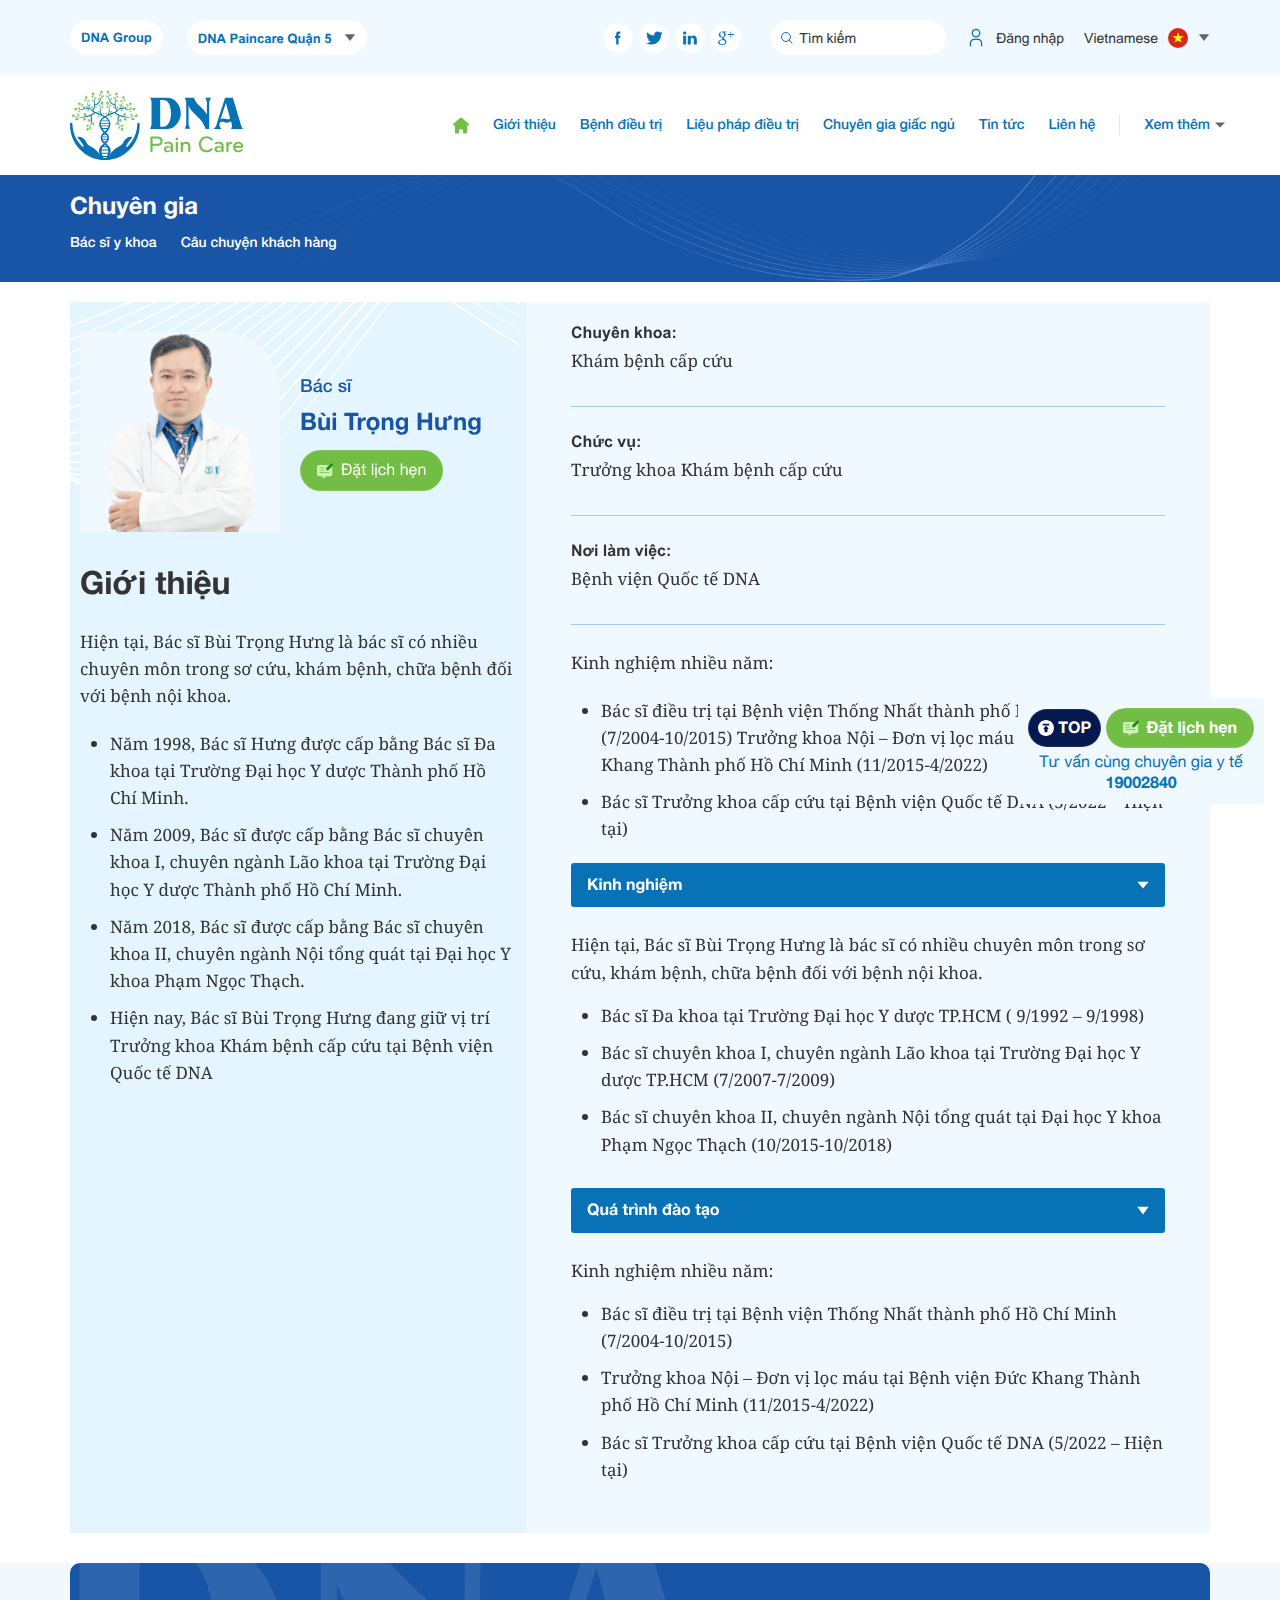
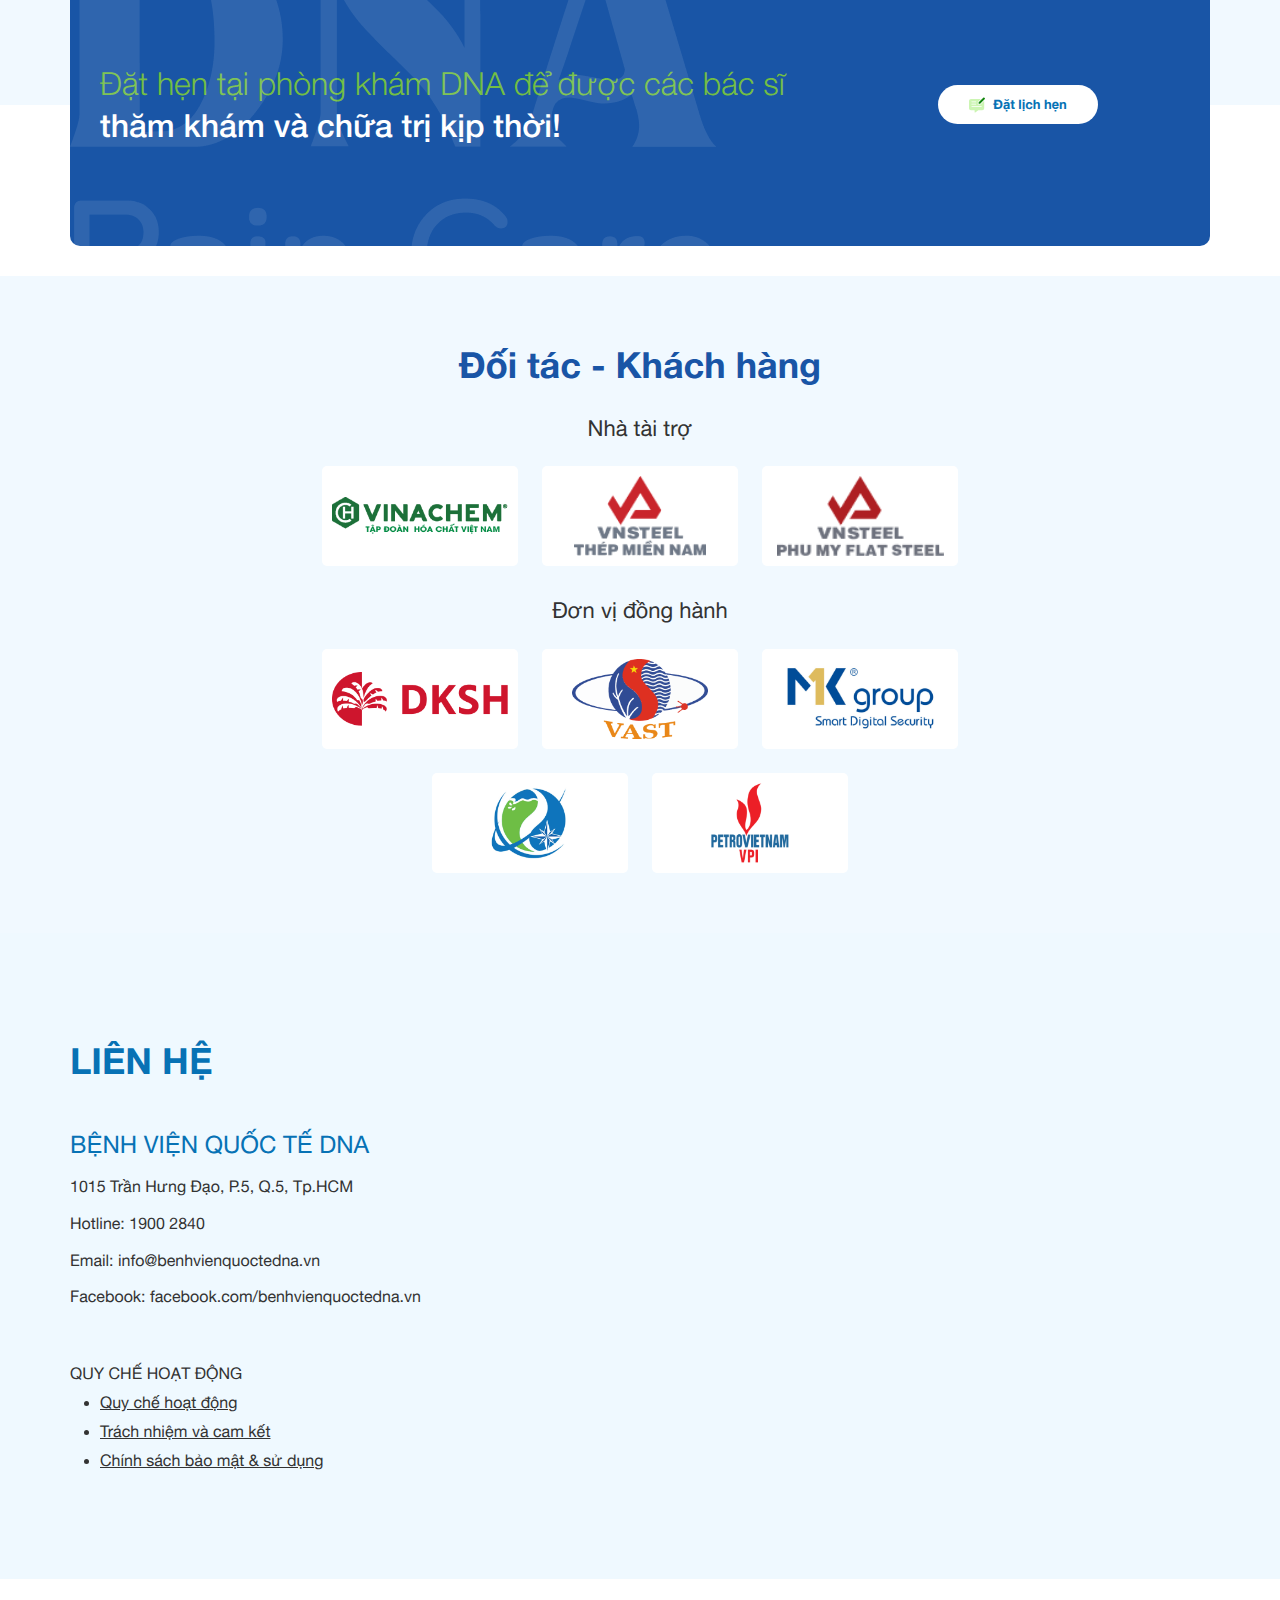
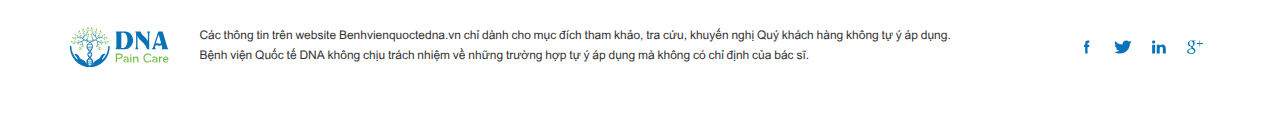
<file: detail_gioi_thieu_pro_2.html>
<!DOCTYPE html>
<html lang="vi">
    <head>
        <meta charset="UTF-8" />
        <meta http-equiv="X-UA-Compatible" content="IE=edge" />
        <meta name="viewport" content="width=device-width, initial-scale=1.0" />
        <!-- favicon -->
        <link
            rel="apple-touch-icon"
            sizes="57x57"
            href="./images/favicon/apple-icon-57x57.png"
        />
        <link
            rel="apple-touch-icon"
            sizes="60x60"
            href="./images/favicon/apple-icon-60x60.png"
        />
        <link
            rel="apple-touch-icon"
            sizes="72x72"
            href="./images/favicon/apple-icon-72x72.png"
        />
        <link
            rel="apple-touch-icon"
            sizes="76x76"
            href="./images/favicon/apple-icon-76x76.png"
        />
        <link
            rel="apple-touch-icon"
            sizes="114x114"
            href="./images/favicon/apple-icon-114x114.png"
        />
        <link
            rel="apple-touch-icon"
            sizes="120x120"
            href="./images/favicon/apple-icon-120x120.png"
        />
        <link
            rel="apple-touch-icon"
            sizes="144x144"
            href="./images/favicon/apple-icon-144x144.png"
        />
        <link
            rel="apple-touch-icon"
            sizes="152x152"
            href="./images/favicon/apple-icon-152x152.png"
        />
        <link
            rel="apple-touch-icon"
            sizes="180x180"
            href="./images/favicon/apple-icon-180x180.png"
        />
        <link
            rel="icon"
            type="image/png"
            sizes="192x192"
            href="/android-icon-192x192.png"
        />
        <link
            rel="icon"
            type="image/png"
            sizes="32x32"
            href="./images/favicon/favicon-32x32.png"
        />
        <link
            rel="icon"
            type="image/png"
            sizes="96x96"
            href="./images/favicon/favicon-96x96.png"
        />
        <link
            rel="icon"
            type="image/png"
            sizes="16x16"
            href="./images/favicon/favicon-16x16.png"
        />
        <meta name="msapplication-TileColor" content="#ffffff" />
        <meta
            name="msapplication-TileImage"
            content="./images/favicon/ms-icon-144x144.png"
        />
        <meta name="theme-color" content="#ffffff" />
        <!-- end favicon -->
        <title>DNA Pain Care</title>
        <!-- font -->
        <link rel="preconnect" href="https://fonts.googleapis.com" />
        <link rel="preconnect" href="https://fonts.gstatic.com" crossorigin />
        <link
            href="https://fonts.googleapis.com/css2?family=Inter:wght@100..900&family=Noto+Serif:ital,wght@0,100..900;1,100..900&display=swap"
            rel="stylesheet"
        />
        <!-- end font -->
        <link rel="stylesheet" href="./lib/swiper/swiper-bundle.min.css" />
        <link rel="stylesheet" href="./css/style.css" />
        <script src="./lib/jquery/jquery-3.7.1.min.js"></script>
    </head>

    <body>
        <!-- header -->
        <header id="header" class="header relative js__stickyHeader">
            <!-- pc -->
            <div class="header-pc d-3xl-block d-lg-none relative z-50">
                <!-- top -->
                <div class="header-top bg-blue-eff w-wrapper py-20 font-arial">
                    <div
                        class="header-top__container w-1140 d-3xl-flex items-center justify-between"
                    >
                        <!-- left -->
                        <div class="left d-3xl-flex items-center gap-24">
                            <a href="#" class="left-btn btn btn--tertiary"
                                >DNA Group</a
                            >
                            <div class="left-select">
                                <select
                                    name=""
                                    id=""
                                    class="btn btn--tertiary fs-13 text-blue-077"
                                >
                                    <option value="">
                                        DNA Paincare Quận 5
                                    </option>
                                    <option value="">
                                        DNA Paincare Quận 10
                                    </option>
                                    <option value="">
                                        DNA Paincare Quận 3
                                    </option>
                                    <option value="">
                                        DNA Paincare Quận 1
                                    </option>
                                </select>
                            </div>
                        </div>
                        <!-- end left -->
                        <!-- right -->
                        <div class="right d-3xl-flex items-center">
                            <!-- social -->
                            <div class="social d-3xl-flex items-center mr-30">
                                <a href="#" class="social-link">
                                    <img
                                        src="./images/svg/Facebook-blue.svg"
                                        alt=""
                                    />
                                </a>
                                <a href="#" class="social-link">
                                    <img
                                        src="./images/svg/Twitter-blue.svg"
                                        alt=""
                                    />
                                </a>
                                <a href="#" class="social-link">
                                    <img
                                        src="./images/svg/linker-blue.svg"
                                        alt=""
                                    />
                                </a>
                                <a href="#" class="social-link">
                                    <img
                                        src="./images/svg/google+blue.svg"
                                        alt=""
                                    />
                                </a>
                            </div>
                            <!-- end social -->

                            <!-- search -->
                            <div class="search mr-20">
                                <form action="" class="relative">
                                    <button class="search-btn absolute">
                                        <img
                                            src="./images/svg/search-blue.svg"
                                            alt=""
                                        />
                                    </button>
                                    <input
                                        type="text"
                                        class="search-input fs-14 w-full h-full"
                                        placeholder="Tìm kiếm"
                                    />
                                </form>
                            </div>
                            <!-- end search -->

                            <!-- login -->
                            <div class="login fs-14 mr-20">
                                <div class="login-inner">
                                    <div class="d-3xl-flex items-center">
                                        <img
                                            src="./images/svg/user-blue.svg"
                                            alt=""
                                            class="mr-10"
                                        />
                                        <span>Đăng nhập</span>
                                    </div>
                                    <!-- <div class="d-3xl-flex items-center">
                                        <div class="login-img flex-0 mr-10">
                                            <img src="./images/3.jpg" alt="" class="">
                                        </div>
                                        <span class="login-name flex-1 d-3xl-inline">Nguyễn Văn A</span>
                                    </div> -->
                                </div>
                            </div>
                            <!-- end login -->

                            <!-- language -->
                            <div class="language fs-14 js__languageContainer">
                                <div
                                    class="language-default d-3xl-flex items-center js__languageDefault"
                                >
                                    <div
                                        class="language-default__item d-3xl-flex items-center mr-10 js__languageDefaultText"
                                    >
                                        <span
                                            class="language-text d-3xl-inline mr-10"
                                            >Vietnamese</span
                                        >
                                        <img
                                            src="./images/flag_1.png"
                                            class="language-img"
                                            alt=""
                                        />
                                    </div>
                                    <div class="language-down">
                                        <img
                                            src="./images/svg/Polygon-gray.svg"
                                            alt=""
                                        />
                                    </div>
                                </div>
                                <div class="language-list">
                                    <!-- item -->
                                    <div
                                        class="language-item d-3xl-flex items-center js__languageItem"
                                    >
                                        <span
                                            class="language-text d-3xl-inline mr-10"
                                            >Vietnamese</span
                                        >
                                        <img
                                            src="./images/flag_1.png"
                                            class="language-img"
                                            alt=""
                                        />
                                    </div>
                                    <!-- end item -->
                                    <!-- item -->
                                    <div
                                        class="language-item d-3xl-flex items-center js__languageItem"
                                    >
                                        <span
                                            class="language-text d-3xl-inline mr-10"
                                            >English</span
                                        >
                                        <img
                                            src="./images/flag_2.png"
                                            class="language-img"
                                            alt=""
                                        />
                                    </div>
                                    <!-- end item -->
                                </div>
                            </div>
                            <!-- end language -->
                        </div>
                        <!-- end right -->
                    </div>
                </div>
                <!-- end top -->

                <!-- bot -->
                <div class="header-bot py-15 w-wrapper bg-white">
                    <div
                        class="header-bot__container w-1140 d-3xl-flex items-center justify-between"
                    >
                        <!-- logo -->
                        <div class="logo">
                            <a href="#">
                                <img src="./images/svg/Logo.svg" alt="" />
                            </a>
                        </div>
                        <!-- end logo -->

                        <!-- navbar -->
                        <ul
                            class="navbar text-blue-077 d-3xl-flex items-center fs-14 gap-24"
                        >
                            <!-- item -->
                            <li class="navbar-item">
                                <a href="#" class="navbar-link">
                                    <img
                                        src="./images/svg/home-green.svg"
                                        alt=""
                                    />
                                </a>
                            </li>
                            <!-- end item -->
                            <!-- item -->
                            <li class="navbar-item">
                                <a href="#" class="navbar-link"
                                    >Giới thiệu</a
                                >
                            </li>
                            <!-- end item -->
                            <!-- item -->
                            <li class="navbar-item">
                                <a href="#" class="navbar-link"
                                    >Bệnh điều trị</a
                                >
                                <ul class="navbar-dropdown">
                                    <li class="navbar-dropdown__item">
                                        <a
                                            href="#"
                                            class="navbar-dropdown__link"
                                            >Cate 1</a
                                        >
                                    </li>
                                    <li class="navbar-dropdown__item">
                                        <a
                                            href="#"
                                            class="navbar-dropdown__link"
                                            >Cate 1</a
                                        >
                                    </li>
                                    <li class="navbar-dropdown__item">
                                        <a
                                            href="#"
                                            class="navbar-dropdown__link"
                                            >Cate 1</a
                                        >
                                    </li>
                                </ul>
                            </li>
                            <!-- end item -->
                            <!-- item -->
                            <li class="navbar-item">
                                <a href="#" class="navbar-link"
                                    >Liệu pháp điều trị</a
                                >
                                <ul class="navbar-dropdown">
                                    <li class="navbar-dropdown__item">
                                        <a
                                            href="#"
                                            class="navbar-dropdown__link"
                                            >Cate 1</a
                                        >
                                    </li>
                                    <li class="navbar-dropdown__item">
                                        <a
                                            href="#"
                                            class="navbar-dropdown__link"
                                            >Cate 1</a
                                        >
                                    </li>
                                    <li class="navbar-dropdown__item">
                                        <a
                                            href="#"
                                            class="navbar-dropdown__link"
                                            >Cate 1</a
                                        >
                                    </li>
                                </ul>
                            </li>
                            <!-- end item -->
                            <!-- item -->
                            <li class="navbar-item">
                                <a href="#" class="navbar-link"
                                    >Chuyên gia giấc ngủ</a
                                >
                                <ul class="navbar-dropdown">
                                    <li class="navbar-dropdown__item">
                                        <a
                                            href="#"
                                            class="navbar-dropdown__link"
                                            >Cate 1</a
                                        >
                                    </li>
                                    <li class="navbar-dropdown__item">
                                        <a
                                            href="#"
                                            class="navbar-dropdown__link"
                                            >Cate 1</a
                                        >
                                    </li>
                                    <li class="navbar-dropdown__item">
                                        <a
                                            href="#"
                                            class="navbar-dropdown__link"
                                            >Cate 1</a
                                        >
                                    </li>
                                </ul>
                            </li>
                            <!-- end item -->
                            <!-- item -->
                            <li class="navbar-item">
                                <a href="#" class="navbar-link">Tin tức</a>
                                <ul class="navbar-dropdown">
                                    <li class="navbar-dropdown__item">
                                        <a
                                            href="#"
                                            class="navbar-dropdown__link"
                                            >Cate 1</a
                                        >
                                    </li>
                                    <li class="navbar-dropdown__item">
                                        <a
                                            href="#"
                                            class="navbar-dropdown__link"
                                            >Cate 1</a
                                        >
                                    </li>
                                    <li class="navbar-dropdown__item">
                                        <a
                                            href="#"
                                            class="navbar-dropdown__link"
                                            >Cate 1</a
                                        >
                                    </li>
                                </ul>
                            </li>
                            <!-- end item -->
                            <!-- item -->
                            <li class="navbar-item">
                                <a href="#" class="navbar-link">Liên hệ</a>
                                <ul class="navbar-dropdown">
                                    <li class="navbar-dropdown__item">
                                        <a
                                            href="#"
                                            class="navbar-dropdown__link"
                                            >Cate 1</a
                                        >
                                    </li>
                                    <li class="navbar-dropdown__item">
                                        <a
                                            href="#"
                                            class="navbar-dropdown__link"
                                            >Cate 1</a
                                        >
                                    </li>
                                    <li class="navbar-dropdown__item">
                                        <a
                                            href="#"
                                            class="navbar-dropdown__link"
                                            >Cate 1</a
                                        >
                                    </li>
                                </ul>
                            </li>
                            <!-- end item -->
                            <!-- item -->
                            <li class="navbar-item navbar-item--more">
                                <a href="#" class="navbar-link">Xem thêm</a>
                                <ul class="navbar-dropdown">
                                    <li class="navbar-dropdown__item">
                                        <a
                                            href="#"
                                            class="navbar-dropdown__link"
                                            >Cate 1</a
                                        >
                                    </li>
                                    <li class="navbar-dropdown__item">
                                        <a
                                            href="#"
                                            class="navbar-dropdown__link"
                                            >Cate 1</a
                                        >
                                    </li>
                                    <li class="navbar-dropdown__item">
                                        <a
                                            href="#"
                                            class="navbar-dropdown__link"
                                            >Cate 1</a
                                        >
                                    </li>
                                </ul>
                            </li>
                            <!-- end item -->
                        </ul>
                        
                        <!-- end navbar -->
                    </div>
                </div>
                <!-- end bot -->
            </div>
            <!-- end pc -->

            <!-- mb -->
            <div class="header-mb d-3xl-none d-lg-block">
                <!-- top -->
                 <div class="header-mb__top d-3xl-flex items-center justify-between">
                    <!-- left -->
                    <div class="left">
                        <div class="sub-menu">
                            <!-- icon bar -->
                            <div class="icon-bar js__clickShowMenuMb px-15 py-10">
                                <img src="./images/svg/bar.svg" alt="">
                            </div>
                            <!-- end icon bar -->
                            <!-- content -->
                            <div class="sub-menu__content">
                                <!-- close -->
                                <div class="sub-menu__close js__closeSubMenu p-4 mb-8 d-3xl-flex items-center text-white">
                                    <img src="./images/svg/close-w.svg" alt="">
                                </div>
                                <!-- end close -->

                                <div class="sub-menu__container">
                                    <!-- list -->
                                    <div class="sub-menu__list">
                                        <!-- item -->
                                        <div class="sub-menu__item">
                                            <!-- heading -->
                                            <div class="heading-sub js__dropDown d-3xl-flex items-center justify-between px-16 py-8 text-white">
                                                <h3 class="heading-sub__title fs-16 fw-500">
                                                    Movies
                                                </h3>
                                                <div class="heading-sub__arrow">
                                                    <svg xmlns="http://www.w3.org/2000/svg" width="24" height="24" class="ipc-icon ipc-icon--chevron-right" id="iconContext-chevron-right" viewBox="0 0 24 24" fill="currentColor" role="presentation">
                                                        <path fill="none" d="M0 0h24v24H0V0z"></path>
                                                        <path d="M9.29 6.71a.996.996 0 0 0 0 1.41L13.17 12l-3.88 3.88a.996.996 0 1 0 1.41 1.41l4.59-4.59a.996.996 0 0 0 0-1.41L10.7 6.7c-.38-.38-1.02-.38-1.41.01z"></path>
                                                    </svg>
                                                </div>
                                            </div>
                                            <!-- end heading -->

                                            <!-- sub menu list -->
                                            <ul class="list-sub js__listSubMenu">
                                                <li class="item-sub">
                                                    <a href="#" class="item-sub__link fs-16">Release Calender</a>
                                                </li>
                                                <li class="item-sub">
                                                    <a href="#" class="item-sub__link fs-16">Release Calender</a>
                                                </li>
                                                <li class="item-sub">
                                                    <a href="#" class="item-sub__link fs-16">Release Calender</a>
                                                </li>
                                            </ul>
                                            <!-- end sub menu list -->
                                        </div>
                                        <!-- end item -->
                                        <!-- item -->
                                        <div class="sub-menu__item">
                                            <!-- heading -->
                                            <div class="heading-sub js__dropDown d-3xl-flex items-center justify-between px-16 py-8 text-white">
                                                <h3 class="heading-sub__title fs-16 fw-500">
                                                    Movies
                                                </h3>
                                                <div class="heading-sub__arrow">
                                                    <svg xmlns="http://www.w3.org/2000/svg" width="24" height="24" class="ipc-icon ipc-icon--chevron-right" id="iconContext-chevron-right" viewBox="0 0 24 24" fill="currentColor" role="presentation">
                                                        <path fill="none" d="M0 0h24v24H0V0z"></path>
                                                        <path d="M9.29 6.71a.996.996 0 0 0 0 1.41L13.17 12l-3.88 3.88a.996.996 0 1 0 1.41 1.41l4.59-4.59a.996.996 0 0 0 0-1.41L10.7 6.7c-.38-.38-1.02-.38-1.41.01z"></path>
                                                    </svg>
                                                </div>
                                            </div>
                                            <!-- end heading -->

                                            <!-- sub menu list -->
                                            <ul class="list-sub js__listSubMenu">
                                                <li class="item-sub">
                                                    <a href="#" class="item-sub__link fs-16">Release Calender</a>
                                                </li>
                                                <li class="item-sub">
                                                    <a href="#" class="item-sub__link fs-16">Release Calender</a>
                                                </li>
                                                <li class="item-sub">
                                                    <a href="#" class="item-sub__link fs-16">Release Calender</a>
                                                </li>
                                            </ul>
                                            <!-- end sub menu list -->
                                        </div>
                                        <!-- end item -->
                                    </div>
                                    <!-- end list -->
                                </div>
                            </div>
                            <!-- end content -->
                            <div class="overlay js__overlay"></div>
                        </div>
                    </div>
                    <!-- end left -->
                    <!-- right -->
                    <div class="right d-3xl-flex items-center">
                        <!-- social -->
                        <div class="social d-3xl-flex items-center mr-30">
                            <a href="#" class="social-link">
                                <img src="./images/svg/Facebook-blue.svg" alt="">
                            </a>
                            <a href="#" class="social-link">
                                <img src="./images/svg/Twitter-blue.svg" alt="">
                            </a>
                            <a href="#" class="social-link">
                                <img src="./images/svg/linker-blue.svg" alt="">
                            </a>
                            <a href="#" class="social-link">
                                <img src="./images/svg/google+blue.svg" alt="">
                            </a>
                        </div>
                        <!-- end social -->

                        <!-- language -->
                        <div class="language fs-14 js__languageContainer">
                            <div class="language-default d-3xl-flex items-center js__languageDefault">
                                <div class="language-default__item d-3xl-flex items-center mr-10 js__languageDefaultText">
                                    <span class="language-text d-3xl-inline mr-10">Vietnamese</span>
                                    <img src="./images/flag_1.png" class="language-img" alt="">
                                </div>
                                <div class="language-down">
                                    <img src="./images/svg/Polygon-gray.svg" alt="">
                                </div>
                            </div>
                            <div class="language-list">
                                <!-- item -->
                                <div class="language-item d-3xl-flex items-center js__languageItem">
                                    <span class="language-text d-3xl-inline mr-10">Vietnamese</span>
                                    <img src="./images/flag_1.png" class="language-img" alt="">
                                </div>
                                <!-- end item -->
                                <!-- item -->
                                <div class="language-item d-3xl-flex items-center js__languageItem">
                                    <span class="language-text d-3xl-inline mr-10">English</span>
                                    <img src="./images/flag_2.png" class="language-img" alt="">
                                </div>
                                <!-- end item -->
                            </div>
                        </div>
                        <!-- end language -->
                    </div>
                    <!-- end right -->
                 </div>
                <!-- end top -->

                <!-- center -->
                 <div class="header-mb__center d-3xl-flex items-center justify-between px-15 py-10 border-e5">
                    <!-- left -->
                    <div class="logo">
                        <a href="#">
                            <img src="./images/svg/Logo.svg" alt="">
                        </a>
                    </div>
                    <!-- end left -->
                    <!-- right -->
                     <div class="right d-3xl-flex items-center gap-16">
                        <!-- search -->
                         <div class="search">
                            <!-- icon -->
                             <div class="search-icon js__searchMb">
                                <img src="./images/svg/zoom-2.svg" alt="">
                             </div>
                            <!-- end icon -->

                            <!-- form -->
                            <div class="header-search-mb__form h-60 w-full js__formSearchMb">
                                <form action="" class="w-full h-full">
                                    <div class="relative text-white w-full h-full">
                                        <input type="text" class="header-search-input w-full h-full p-15 fs-16 text-white" placeholder="Search...">
                                        <div class="header-search-btn absolute h-full js__closeSearchMb mr-15">
                                            <img src="./images/svg/close-w.svg" alt="">
                                        </div>
                                    </div>
                                </form>
                            </div>
                            <!-- end form -->
                         </div>
                        <!-- end search -->
                         <!-- select -->
                         <select name="" id="" class="btn btn--tertiary fs-13 text-blue-077">
                            <option value="">
                                DNA Group
                            </option>
                            <option value="">
                                DNA Quận 10
                            </option>
                            <option value="">
                                DNA Quận 3
                            </option>
                            <option value="">
                                DNA Quận 1
                            </option>
                        </select>
                         <!-- end select -->
                     </div>
                    <!-- end right -->
                 </div>
                <!-- end center -->

                <!-- navbar -->
                <div class="navbar-menu-mb js__navbarMenuMb bg-green-096 py-12 pl-15 pr-40 relative">
                    <ul class="navbar-mb js__navbarMb d-3xl-flex items-center fs-14">
                        <li class="navbar-item text-blue-077 flex-0">
                            <a href="#" class="">
                                <img src="./images/svg/home-green.svg" alt="">
                            </a>
                        </li>
                        <li class="navbar-item text-blue-077">
                            <a href="#">Thư viện sức khỏe</a>
                        </li>
                        <li class="navbar-item text-blue-077">
                            <a href="#">Chuyên gia</a>
                        </li>
                        <li class="navbar-item text-blue-077">
                            <a href="#">Sự kiện</a>
                        </li>
                        <li class="navbar-item text-blue-077">
                            <a href="#">Liên hệ</a>
                        </li>
                    </ul>
                    <div class="navbar-scroll-icon js__navbarIcon">
                        <svg xmlns="http://www.w3.org/2000/svg" width="12" height="6" viewBox="0 0 12 6" fill="none">
                            <path fill-rule="evenodd" clip-rule="evenodd" d="M9 0.0297852L12 2.99979L9 5.96979V3.59378H0V2.40578H9V0.0297852Z" fill="white"></path>
                        </svg>
                    </div>
                </div>
                <!-- end navbar -->
            </div>
            <!-- end mb -->
        </header>
        <!-- end header -->
        <!-- main -->
        <main id="main" class="main">
            <!-- primary -->
             <section class="cate-primary w-wrapper relative z-20 over-hidden d-3xl-block d-sm-none">
                <div class="cate-primary__container w-1140">
                    <h2 class="cate-primary__title text-white fs-24 fw-600">Chuyên gia</h2>
                    <ul class="cate-primary__breacrumb text-white mt-12 fs-14 fw-500 d-3xl-flex items-center gap-24">
                        <li><a href="#">Bác sĩ y khoa</a></li>
                        <li><a href="#">Câu chuyện khách hàng</a></li>
                    </ul>
                </div>
             </section>
            <!-- end primary -->
            <!-- secondary -->
             <section class="introduce-detail-pro-secondary w-wrapper relative z-20 over-hidden mt-20 mb-30">
                <div class="introduce-detail-pro-secondary__container d-3xl-flex w-1140">
                   <!-- left -->
                    <div class="introduce-detail-pro__left relative">
                        <!-- bg -->
                        <div class="bg position d-sm-none">
                            <img src="./images/wave_10.png" alt="">
                        </div>
                        <!-- end bg -->
                        <!-- article top -->
                        <div class="article-top d-3xl-flex items-center relative z-10">
                            <!-- img -->
                             <div class="article-img flex-0">
                                <div class="image-wrapper-full">
                                    <img src="./images/doctor_3.png" alt="" class="image-1">
                                </div>
                             </div>
                            <!-- end img -->
                             <!-- content -->
                              <div class="article-content flex-1 p-20">
                                <h1 class="article-title">
                                    <span class="article-title-1 d-3xl-block fs-18 fw-500 text-blue-195 mb-10">Bác sĩ</span>
                                    <span class="article-title-2 d-3xl-block fs-24 fw-600 text-blue-195 mb-12">Bùi Trọng Hưng</span>
                                </h1>
                                <!-- booking -->
                                <a href="#" class="footer-fixed__booking btn btn--secondary fw-400">
                                    <div class="footer-fixed__booking-inner d-3xl-flex items-center">
                                        <img src="./images/svg/feedback_green.svg" alt="" class="mr-8">
                                        <span>Đặt lịch hẹn</span>
                                    </div>
                                </a>
                                <!-- end booking -->
                              </div>
                             <!-- end content -->
                         </div>
                        <!-- end article top -->

                        <!-- content -->
                         <div class="detail-content mt-30 relative z-10">
                            <h3>Giới thiệu</h3>
                            <p>Hiện tại, Bác sĩ Bùi Trọng Hưng là bác sĩ có nhiều chuyên môn trong sơ cứu, khám bệnh, chữa bệnh đối với bệnh nội khoa.</p>
                            <ul>
                                <li>Năm 1998, Bác sĩ Hưng được cấp bằng Bác sĩ Đa khoa tại Trường Đại học Y dược Thành phố Hồ Chí Minh.</li>
                                <li>Năm 2009, Bác sĩ được cấp bằng Bác sĩ chuyên khoa I, chuyên ngành Lão khoa tại Trường Đại học Y dược Thành phố Hồ Chí Minh.</li>
                                <li>Năm 2018, Bác sĩ được cấp bằng Bác sĩ chuyên khoa II, chuyên ngành Nội tổng quát tại Đại học Y khoa Phạm Ngọc Thạch.</li>
                                <li>Hiện nay, Bác sĩ Bùi Trọng Hưng đang giữ vị trí Trưởng khoa Khám bệnh cấp cứu tại Bệnh viện Quốc tế DNA</li>
                            </ul>
                         </div>
                        <!-- end content -->
                    </div>
                   <!-- end left -->
                   <!-- right -->
                    <div class="introduce-detail-pro__right">
                        <!-- text list -->
                         <div class="introduce-detail-pro__textList font-arial">
                            <div class="introduce-detail-pro__textItem mb-24">
                                <h3 class="introduce-detail-pro__textTitle fs-16 fw-600 mb-4">Chuyên khoa:</h3>
                                <p class="introduce-detail-pro__textDes fs-16">Khám bệnh cấp cứu</p>
                            </div>
                            <div class="introduce-detail-pro__textItem mb-24">
                                <h3 class="introduce-detail-pro__textTitle fs-16 fw-600 mb-4">Chức vụ:</h3>
                                <p class="introduce-detail-pro__textDes fs-16">Trưởng khoa Khám bệnh cấp cứu</p>
                            </div>
                            <div class="introduce-detail-pro__textItem mb-24">
                                <h3 class="introduce-detail-pro__textTitle fs-16 fw-600 mb-4">Nơi làm việc:</h3>
                                <p class="introduce-detail-pro__textDes fs-16">Bệnh viện Quốc tế DNA</p>
                            </div>
                         </div>
                        <!-- end text list -->

                        <div>
                            <p>Kinh nghiệm nhiều năm:</p>
                            <ul>
                                <li>Bác sĩ điều trị tại Bệnh viện Thống Nhất thành phố Hồ Chí Minh (7/2004-10/2015)
                                    Trưởng khoa Nội – Đơn vị lọc máu tại Bệnh viện Đức Khang Thành phố Hồ Chí Minh (11/2015-4/2022)</li>
                                <li>Bác sĩ Trưởng khoa cấp cứu tại Bệnh viện Quốc tế DNA (5/2022 – Hiện tại)</li>
                            </ul>
                        </div>

                        <div class="branch-secondary__content">
                            <!-- item -->
                            <div class="content-item mb-30 js__contentItemBranchMore">
                                <div class="content-heading py-12 px-16 bg-blue-077 d-3xl-flex items-center justify-between mb-24 js__contentItemBranchMoreHeading">
                                    <h3 class="content-title fs-16 fw-600 text-white">Kinh nghiệm</h3>
                                    <div class="content-polygon">
                                        <img src="./images/svg/Polygon-w.svg" alt="">
                                    </div>
                                </div>
                                <div class="content-textList content-dropdown font-noto fs-17 lh-160 js__contentItemBranchInfo">
                                    <p>Hiện tại, Bác sĩ Bùi Trọng Hưng là bác sĩ có nhiều chuyên môn trong sơ cứu, khám bệnh, chữa bệnh đối với bệnh nội khoa.
                                    </p>
                                    <ul>
                                        <li>
                                            Bác sĩ Đa khoa tại Trường Đại học Y dược TP.HCM ( 9/1992 – 9/1998)
                                        </li>
                                        <li>Bác sĩ chuyên khoa I, chuyên ngành Lão khoa tại Trường Đại học Y dược TP.HCM (7/2007-7/2009)</li>
                                        <li>Bác sĩ chuyên khoa II, chuyên ngành Nội tổng quát tại Đại học Y khoa Phạm Ngọc Thạch (10/2015-10/2018)</li>
                                    </ul>
                                </div>
                            </div>
                            <!-- end item -->
                            <!-- item -->
                            <div class="content-item mb-30 js__contentItemBranchMore">
                                <div class="content-heading py-12 px-16 bg-blue-077 d-3xl-flex items-center justify-between mb-24 js__contentItemBranchMoreHeading">
                                    <h3 class="content-title fs-16 fw-600 text-white">Quá trình đào tạo</h3>
                                    <div class="content-polygon">
                                        <img src="./images/svg/Polygon-w.svg" alt="">
                                    </div>
                                </div>
                                <div class="content-textList content-dropdown font-noto fs-17 lh-160 js__contentItemBranchInfo">
                                    <p>Kinh nghiệm nhiều năm:</p>
                                    <ul>
                                        <li>
                                            Bác sĩ điều trị tại Bệnh viện Thống Nhất thành phố Hồ Chí Minh (7/2004-10/2015)
                                        </li>
                                        <li>Trưởng khoa Nội – Đơn vị lọc máu tại Bệnh viện Đức Khang Thành phố Hồ Chí Minh (11/2015-4/2022)</li>
                                        <li>Bác sĩ Trưởng khoa cấp cứu tại Bệnh viện Quốc tế DNA (5/2022 – Hiện tại)</li>
                                    </ul>
                                </div>
                            </div>
                            <!-- end item -->
                            
                        </div>
                    </div>
                   <!-- end right -->
                </div>
             </section>
            <!-- end secondary -->

            <!-- tertiary -->
            <section class="introduce-pro-tertiary w-wrapper relative z-20 over-hidden mb-30">
                <div class="introduce-pro-tertiary__container relative w-1140 bg-blue-195 border-10 d-3xl-flex items-center">
                    <div class="introduce-pro-tertiary__bg">
                        <img src="./images/DNA_2.png" alt="">
                    </div>
                    <!-- left -->
                     <div class="left flex-1">
                        <h2 class="title-1 fs-32 text-green-73 fw-300">Đặt hẹn tại phòng khám DNA để được các bác sĩ</h2>
                        <h3 class="title-2 fs-32 text-white fw-500">thăm khám và chữa trị kịp thời!</h3>
                     </div>
                    <!-- end left -->
                    <!-- right -->
                     <div class="right w-30 text-center">
                        <a href="#" class="footer-fixed__booking btn btn--tertiary">
                            <div class="footer-fixed__booking-inner d-3xl-flex items-center">
                                <img src="./images/svg/feedback_green.svg" alt="" class="mr-8">
                                <span>Đặt lịch hẹn</span>
                            </div>
                            </a>
                     </div>
                    <!-- end right -->
                </div>
             </section>
            <!-- end tertiary -->

            <!-- quinary -->
            <section class="introduce-info-quinary w-wrapper relative z-20 over-hidden d-3xl-none d-sm-block">
                <div class="introduce-info-quinary__container relative w-1140 js__oneSlidesContainer">
                    <!-- heading -->
                    <div class="introduce-info-quinary__heading">
                        <h2 class="introduce-info-secondary__title1 fs-40 fw-300 text-green-73">Chia sẻ của</h2>
                        <h3 class="introduce-info-secondary__title2 fw-500 text-blue-077">Khách hàng</h3>
                    </div>
                    <!-- end heading -->

                    <!-- content -->
                     <div class="introduce-info-quinary__content">
                        <div class="swiper js__oneSlide">
                            <div class="swiper-wrapper">
                                <!-- slide -->
                                 <div class="swiper-slide">
                                    <div class="article d-3xl-flex">
                                        <!-- img -->
                                        <div class="article-img flex-0">
                                            <div class="image-wrapper-full">
                                                <img src="./images/3.jpg" alt="">
                                            </div>
                                        </div>
                                        <!-- end img -->
                                         <!-- content -->
                                         <div class="article-content bg-gray-f1 py-20 px-40 flex-1">
                                            <h3 class="article-title fix-text3 fs-20 fw-600 text-blue-195">
                                                Cô Lê Thị Minh
                                            </h3>
                                            <span class="article-location fs-16 text-green-73">TP.HCM</span>
                                            <p class="article-des mt-15 fs-15 font-arial">
                                                Tôi ngủ ngon hơn, da dẻ mịn màng, tinh thần phấn khởi sau khi thực hiện liệu trình tế bào "tinh hoa"Tôi ngủ ngon hơn, da dẻ mịn màng, tinh thần phấn khởi sau khi thực hiện liệu trình tế bào "tinh hoa"
                                            </p>
                                            <div class="article-quotation">
                                                <img src="./images/svg/nhay-blue.svg" alt="">
                                            </div>
                                        </div>
                                         <!-- end content -->
                                    </div>
                                 </div>
                                <!-- end slide -->
                                <!-- slide -->
                                 <div class="swiper-slide">
                                    <div class="article d-3xl-flex">
                                        <!-- img -->
                                        <div class="article-img flex-0">
                                            <div class="image-wrapper-full">
                                                <img src="./images/3.jpg" alt="">
                                            </div>
                                        </div>
                                        <!-- end img -->
                                         <!-- content -->
                                         <div class="article-content bg-gray-f1 py-20 px-40 flex-1">
                                            <h3 class="article-title fix-text3 fs-20 fw-600 text-blue-195">
                                                Cô Lê Thị Minh
                                            </h3>
                                            <span class="article-location fs-16 text-green-73">TP.HCM</span>
                                            <p class="article-des mt-15 fs-15 font-arial">
                                                Tôi ngủ ngon hơn, da dẻ mịn màng, tinh thần phấn khởi sau khi thực hiện liệu trình tế bào "tinh hoa"Tôi ngủ ngon hơn, da dẻ mịn màng, tinh thần phấn khởi sau khi thực hiện liệu trình tế bào "tinh hoa"
                                            </p>
                                            <div class="article-quotation">
                                                <img src="./images/svg/nhay-blue.svg" alt="">
                                            </div>
                                        </div>
                                         <!-- end content -->
                                    </div>
                                 </div>
                                <!-- end slide -->
                                <!-- slide -->
                                 <div class="swiper-slide">
                                    <div class="article d-3xl-flex">
                                        <!-- img -->
                                        <div class="article-img flex-0">
                                            <div class="image-wrapper-full">
                                                <img src="./images/3.jpg" alt="">
                                            </div>
                                        </div>
                                        <!-- end img -->
                                         <!-- content -->
                                         <div class="article-content bg-gray-f1 py-20 px-40 flex-1">
                                            <h3 class="article-title fix-text3 fs-20 fw-600 text-blue-195">
                                                Cô Lê Thị Minh
                                            </h3>
                                            <span class="article-location fs-16 text-green-73">TP.HCM</span>
                                            <p class="article-des mt-15 fs-15 font-arial">
                                                Tôi ngủ ngon hơn, da dẻ mịn màng, tinh thần phấn khởi sau khi thực hiện liệu trình tế bào "tinh hoa"Tôi ngủ ngon hơn, da dẻ mịn màng, tinh thần phấn khởi sau khi thực hiện liệu trình tế bào "tinh hoa"
                                            </p>
                                            <div class="article-quotation">
                                                <img src="./images/svg/nhay-blue.svg" alt="">
                                            </div>
                                        </div>
                                         <!-- end content -->
                                    </div>
                                 </div>
                                <!-- end slide -->
                            </div>
                        </div>
                        <div class="swiper-pagination"></div>
                     </div>
                    <!-- end content -->
                </div>
             </section>
            <!-- end quinary -->

            <!-- nhà đầu tư -->
            <section class="investors-wrapper d-3xl-block d-sm-none">
                <div class="investors w-1140">
                    <!-- title -->
                    <h2 class="heading-quaternary mb-20 text-center">Đối tác - Khách hàng</h2>
                    <!-- end title -->
                    <!-- container -->
                    <div class="investor-container">
                        <!-- top -->
                         <div class="investor-top mb-30">
                             <h3 class="investor-title fs-22 mb-24 text-center">Nhà tài trợ</h3>
                             <div class="investor-list">
                                 <div class="investor-item">
                                     <img src="./images/partner_1.png" alt="">
                                 </div>
                                 <div class="investor-item">
                                     <img src="./images/partner_2.png" alt="">
                                 </div>
                                 <div class="investor-item">
                                     <img src="./images/partner_3.png" alt="">
                                 </div>
                             </div>
                         </div>
                        <!-- end top -->
                        <!-- top -->
                         <div class="investor-top">
                             <h3 class="investor-title fs-22 mb-24 text-center">Đơn vị đồng hành</h3>
                             <div class="investor-list">
                                 <div class="investor-item">
                                     <img src="./images/partner_4.png" alt="">
                                 </div>
                                 <div class="investor-item">
                                     <img src="./images/partner_5.png" alt="">
                                 </div>
                                 <div class="investor-item">
                                     <img src="./images/partner_6.png" alt="">
                                 </div>
                                 <div class="investor-item">
                                     <img src="./images/partner_7.png" alt="">
                                 </div>
                                 <div class="investor-item">
                                     <img src="./images/partner_8.png" alt="">
                                 </div>
                             </div>
                         </div>
                        <!-- end top -->
                         
                     </div>
                    <!-- end container -->
                </div>
            </section>
            <!-- end  nhà đầu tư -->
             <!-- octonary -->
             <section class="main-octonary w-wrapper relative z-20 over-hidden">
                <div class="main-octonary__container w-1140 d-3xl-flex">
                    <!-- left -->
                     <div class="main-octonary__left flex-1">
                        <!-- heading -->
                        <h2 class="heading-primary fs-36 fw-600 text-blue-077 uppercase lh-160">
                            <a href="#">Liên hệ</a>
                        </h2>
                        <!-- end heading -->
                         <h3 class="main-octonary__title fs-24 text-blue-077 mt-40 uppercase">Bệnh viện quốc tế DNA</h3>
                         <div class="main-octonary__text mt-16">
                             <p class="mb-16">1015 Trần Hưng Đạo, P.5, Q.5, Tp.HCM</p>
                             <p class="mb-16">Hotline: 1900 2840</p>
                             <p class="mb-16">Email: info@benhvienquoctedna.vn</p>
                             <p class="mb-16">Facebook: facebook.com/benhvienquoctedna.vn</p>
                         </div>
                         <div class="main-octonary__regulations mt-40">
                             <h4 class="title uppercase mb-8">Quy chế hoạt động</h4>
                             <ul class="list pl-30">
                                <li class="mb-8"><a href="#">Quy chế hoạt động</a></li>
                                <li class="mb-8"><a href="#">Trách nhiệm và cam kết</a></li>
                                <li class="mb-8"><a href="#">Chính sách bảo mật & sử dụng</a></li>
                             </ul>
                         </div>
                     </div>
                    <!-- end left -->
                    <!-- right -->
                     <div class="main-octonary__right flex-1">
                        <iframe src="https://www.google.com/maps/embed?pb=!1m18!1m12!1m3!1d3919.7521916873466!2d106.67295107573581!3d10.753572059613486!2m3!1f0!2f0!3f0!3m2!1i1024!2i768!4f13.1!3m3!1m2!1s0x31752f6186f15b95%3A0x51ea231980e909f0!2zQuG7h25oIFZp4buHbiBRdeG7kWMgVOG6vyBETkE!5e0!3m2!1svi!2s!4v1718093233475!5m2!1svi!2s" width="966" height="640" style="border:0;" allowfullscreen="" loading="lazy" referrerpolicy="no-referrer-when-downgrade"></iframe>
                     </div>
                    <!-- end right -->
                </div>
             </section>
            <!-- end octonary -->
            
        </main>
        <!-- end main -->
        <!-- footer -->
        <footer id="footer" class="footer">
            <div class="footer-container w-wrapper relative z-20 over-hidden">
                <div class="footer-inner w-1140 d-3xl-flex items-center justify-between">
                    <!-- left -->
                     <div class="footer-left d-3xl-flex items-center">
                        <a href="#" class="footer-left__logo flex-0">
                            <img src="./images/svg/Logo.svg" alt="">
                        </a>
                        <div class="footer-left__text fs-12 font-arial ml-30">
                            <p>Các thông tin trên website Benhvienquoctedna.vn chỉ dành cho mục đích tham khảo, tra cứu, khuyến nghị Quý khách hàng không tự ý áp dụng.</p>
                            <p>Bệnh viện Quốc tế DNA không chịu trách nhiệm về những trường hợp tự ý áp dụng mà không có chỉ định của bác sĩ.
                            </p>
                        </div>
                     </div>
                    <!-- end left -->
                    <!-- right -->
                     <div class="footer-right">
                        <div class="social d-3xl-flex items-center">
                            <a href="#" class="social-link">
                                <img src="./images/svg/Facebook-blue.svg" alt="">
                            </a>
                            <a href="#" class="social-link">
                                <img src="./images/svg/Twitter-blue.svg" alt="">
                            </a>
                            <a href="#" class="social-link">
                                <img src="./images/svg/linker-blue.svg" alt="">
                            </a>
                            <a href="#" class="social-link">
                                <img src="./images/svg/google+blue.svg" alt="">
                            </a>
                        </div>
                     </div>
                    <!-- end right -->
                </div>
            </div>

            <div class="footer-fixed">
                <div class="footer-fixed__inner">
                    <!-- back top -->
                    <div id="back-top" class="back-top btn btn--primary">
                        <img src="./images/svg/up-arrow-w.svg" alt="" class="mr-4">
                        <span class="uppercase">Top</span>
                    </div>
                    <!-- end back top -->
                    <!-- booking -->
                    <a href="#" class="footer-fixed__booking btn btn--secondary">
                    <div class="footer-fixed__booking-inner d-3xl-flex items-center">
                        <img src="./images/svg/feedback_green.svg" alt="" class="mr-8">
                        <span>Đặt lịch hẹn</span>
                    </div>
                    </a>
                    <!-- end booking -->
                </div>
                <div class="footer-fixed__call text-center fs-16 text-blue-077 mt-4">
                    <p>Tư vấn cùng chuyên gia y tế</p>
                    <h3 class="fw-600"><a href="tel:123456789">19002840</a></h3>
                </div>
            </div>
        </footer>
        <!-- end footer -->
        <script src="./lib/swiper/swiper-bundle.min.js"></script>
        <script src="./js/ResizeSensor.js"></script>
        <script src="./js/theia-sticky-sidebar.js"></script>
        <script src="./js/main.js"></script>
    </body>
</html>
</file>
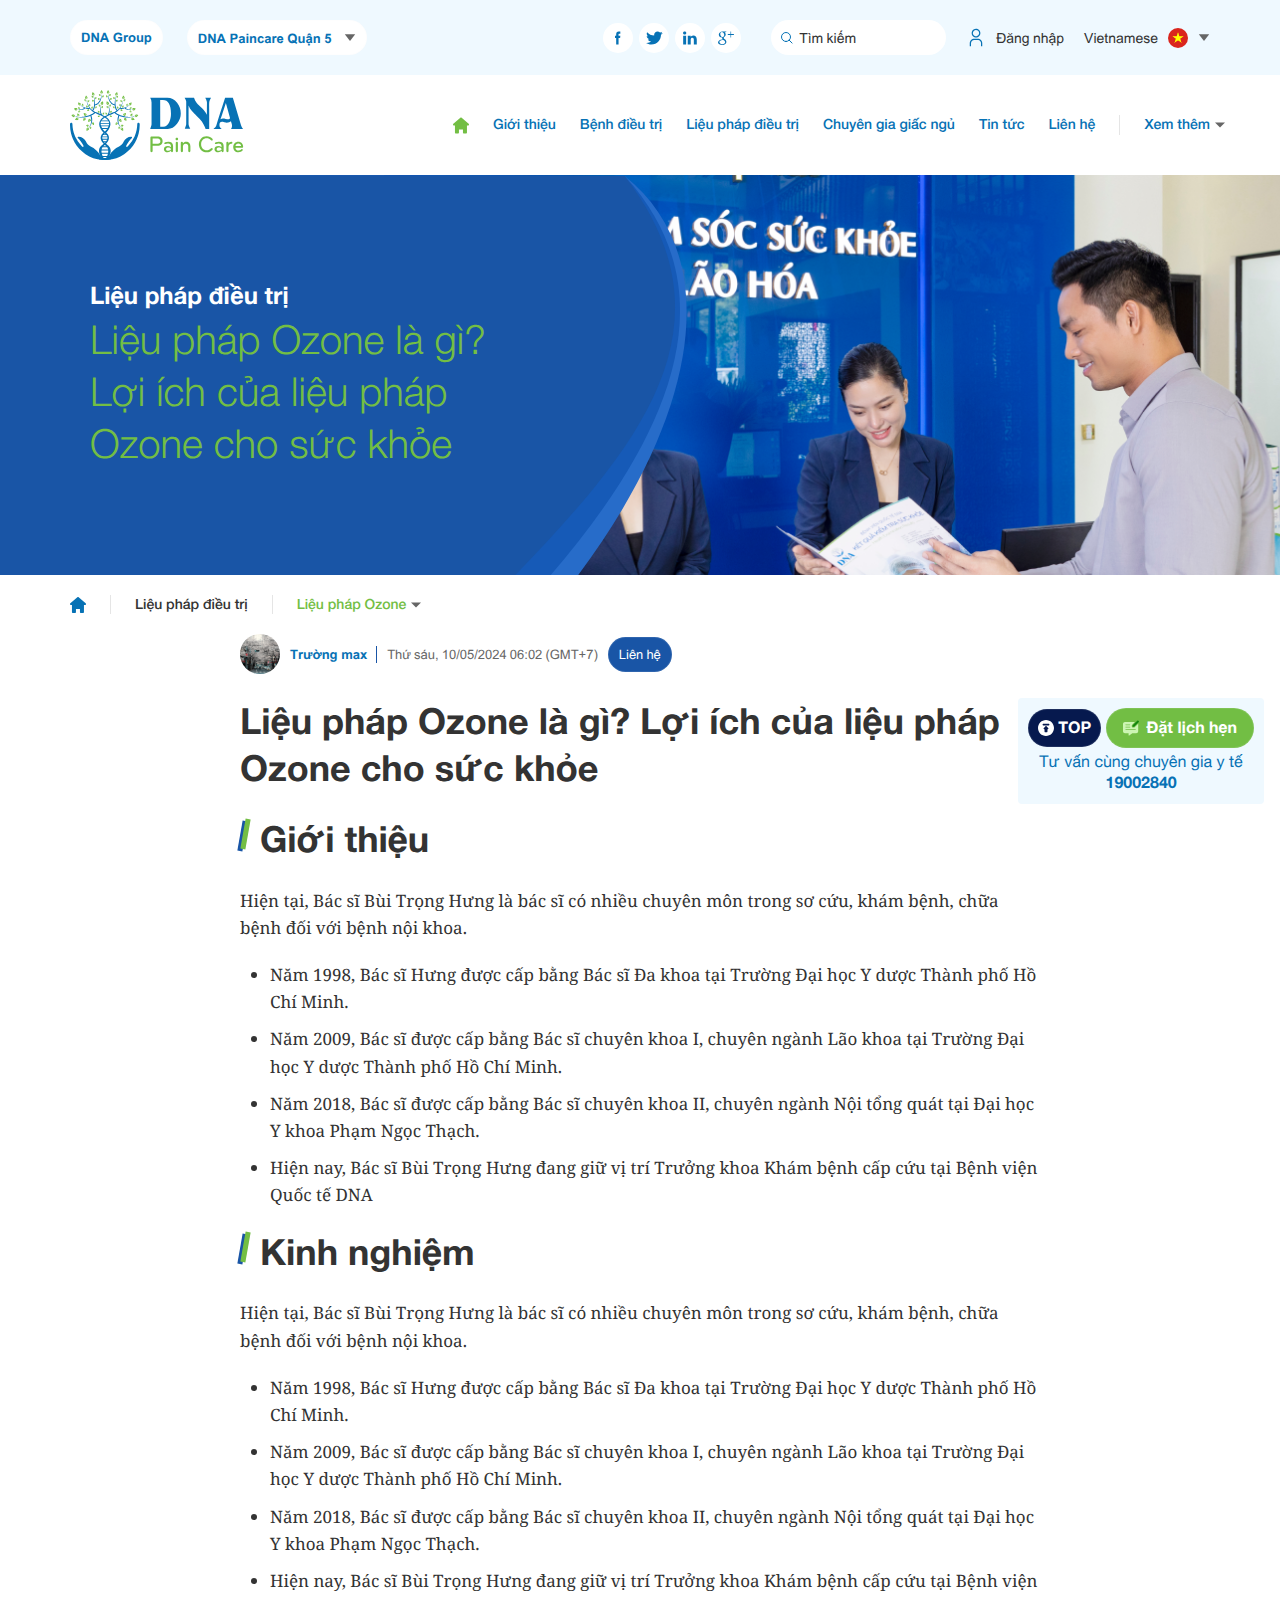
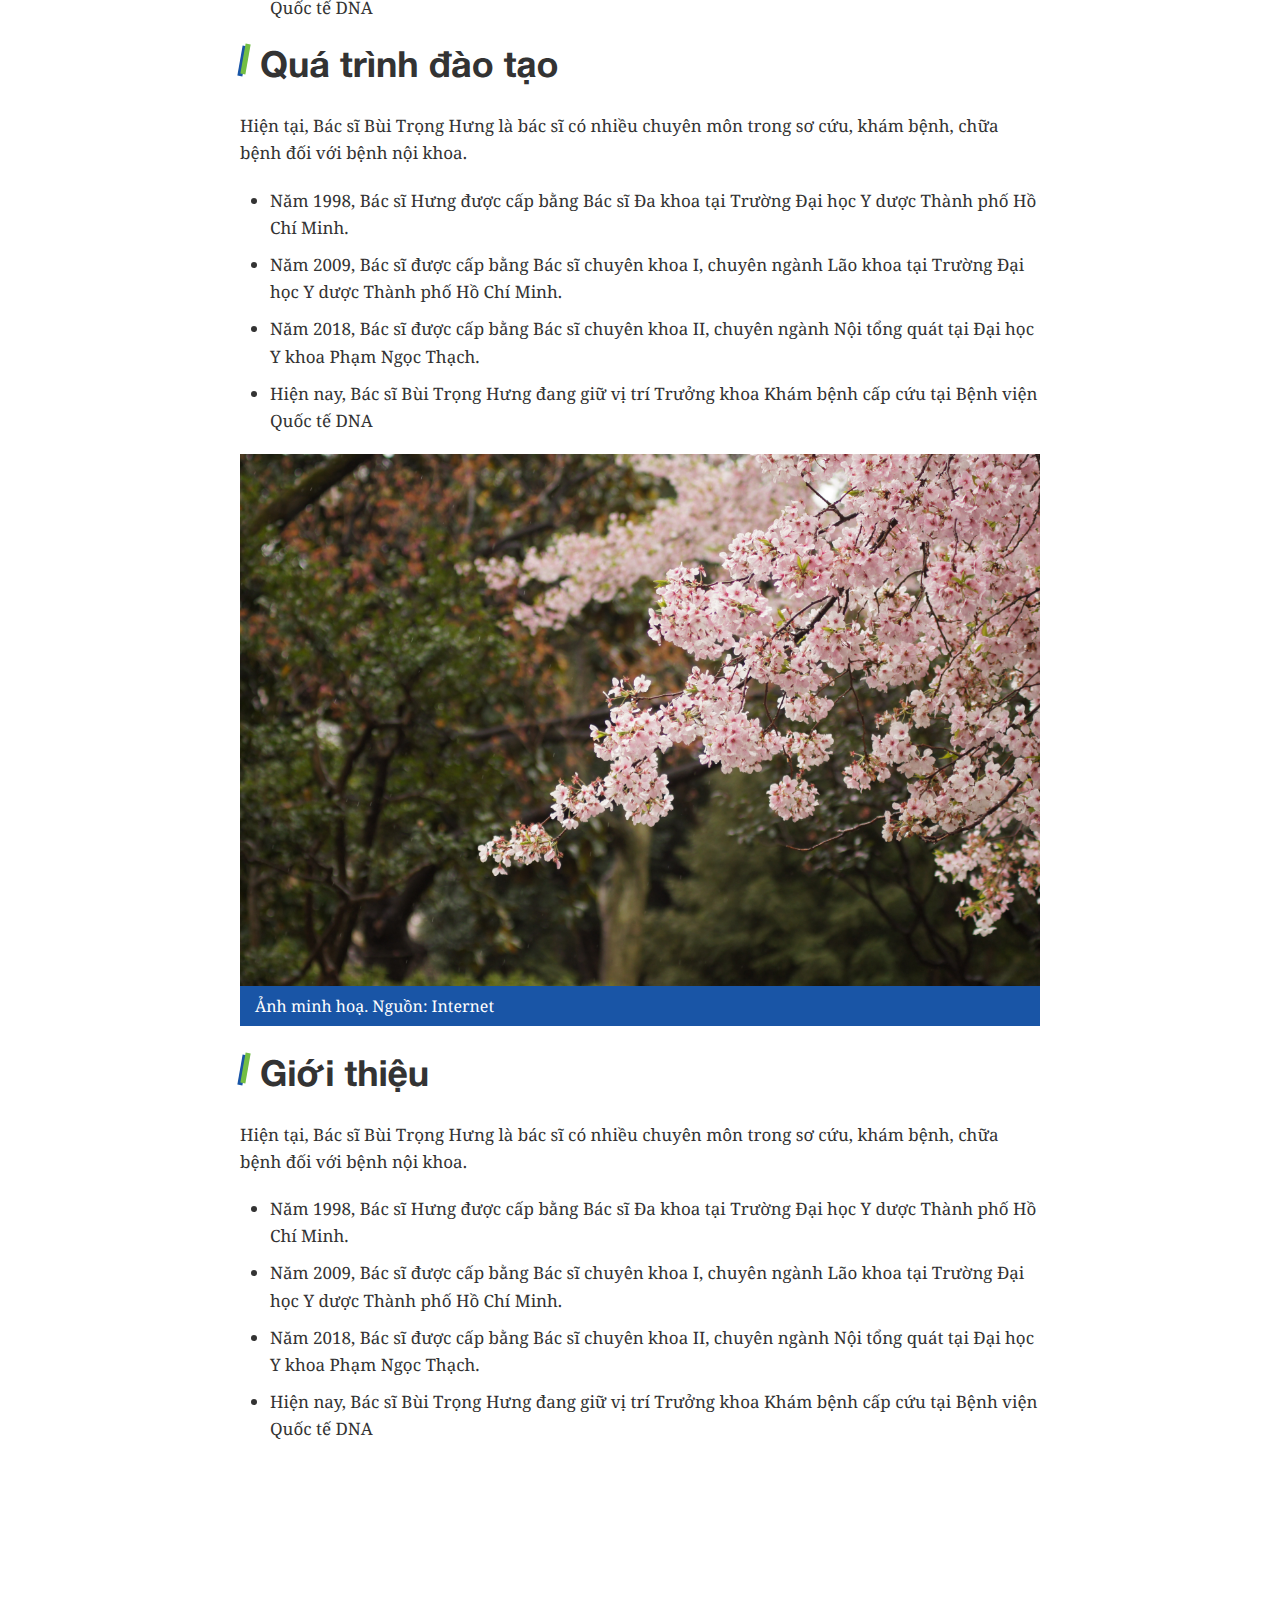
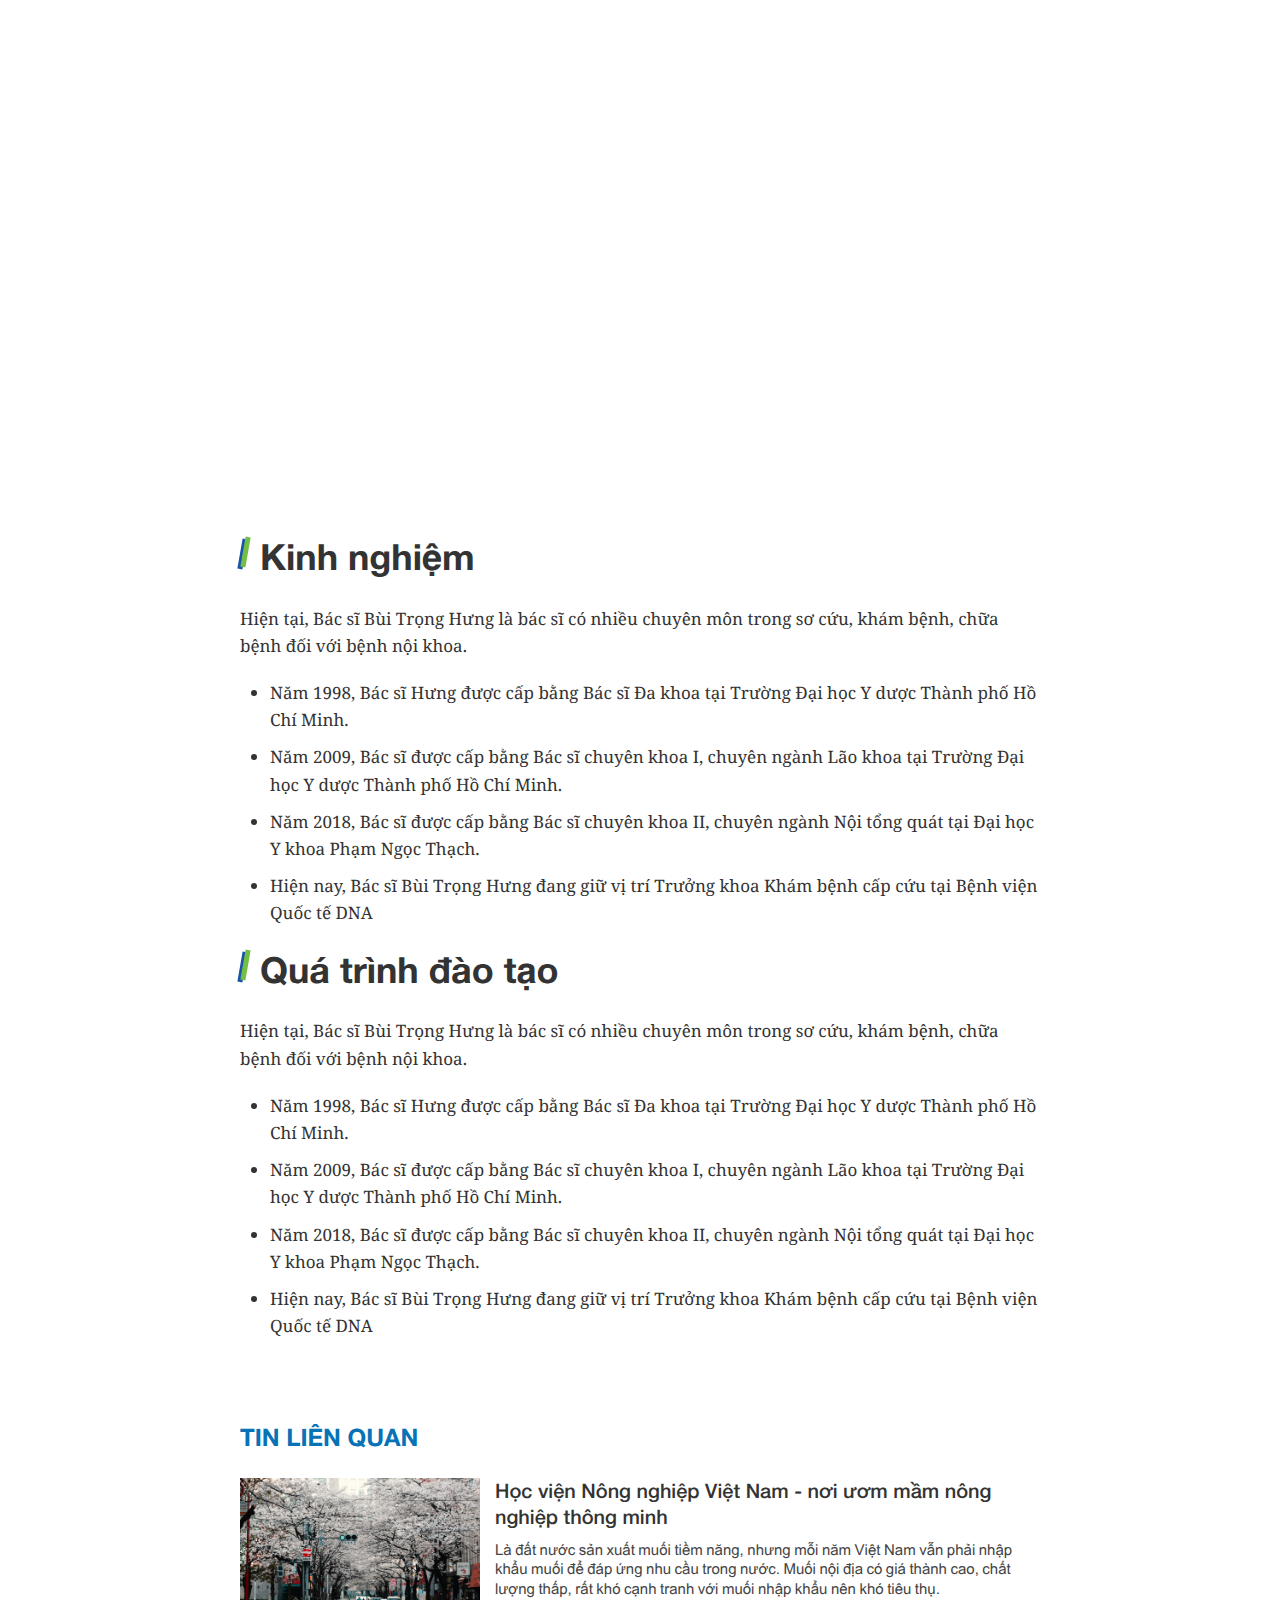
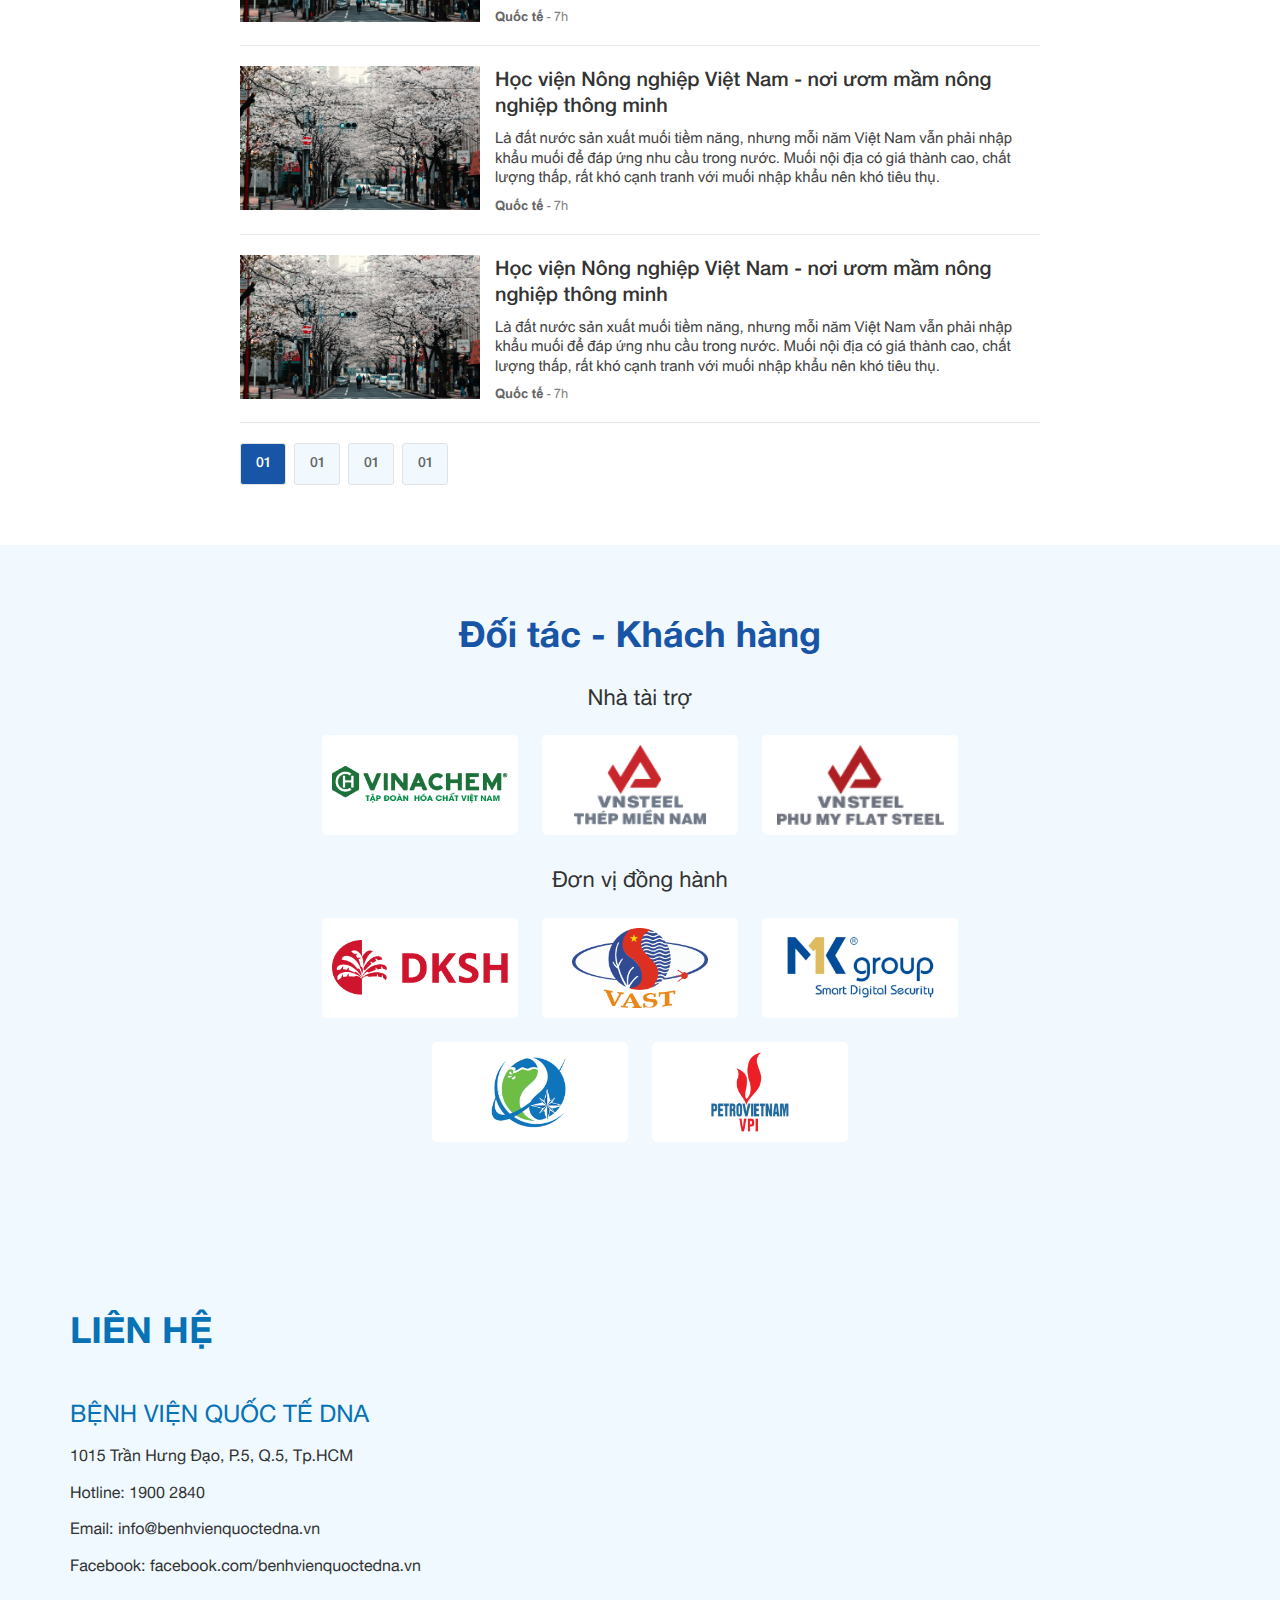
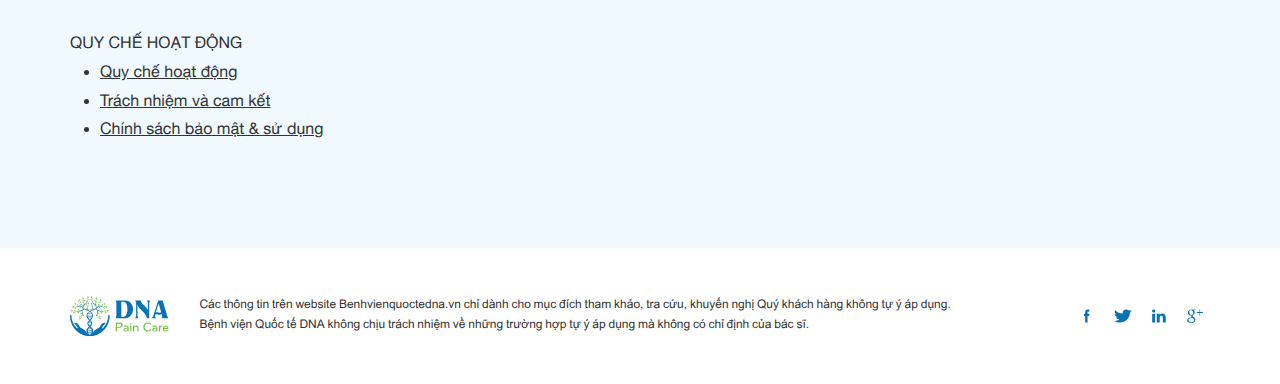
<file: detail_lieu_phap_dieu_tri.html>
<!DOCTYPE html>
<html lang="vi">
    <head>
        <meta charset="UTF-8" />
        <meta http-equiv="X-UA-Compatible" content="IE=edge" />
        <meta name="viewport" content="width=device-width, initial-scale=1.0" />
        <!-- favicon -->
        <link
            rel="apple-touch-icon"
            sizes="57x57"
            href="./images/favicon/apple-icon-57x57.png"
        />
        <link
            rel="apple-touch-icon"
            sizes="60x60"
            href="./images/favicon/apple-icon-60x60.png"
        />
        <link
            rel="apple-touch-icon"
            sizes="72x72"
            href="./images/favicon/apple-icon-72x72.png"
        />
        <link
            rel="apple-touch-icon"
            sizes="76x76"
            href="./images/favicon/apple-icon-76x76.png"
        />
        <link
            rel="apple-touch-icon"
            sizes="114x114"
            href="./images/favicon/apple-icon-114x114.png"
        />
        <link
            rel="apple-touch-icon"
            sizes="120x120"
            href="./images/favicon/apple-icon-120x120.png"
        />
        <link
            rel="apple-touch-icon"
            sizes="144x144"
            href="./images/favicon/apple-icon-144x144.png"
        />
        <link
            rel="apple-touch-icon"
            sizes="152x152"
            href="./images/favicon/apple-icon-152x152.png"
        />
        <link
            rel="apple-touch-icon"
            sizes="180x180"
            href="./images/favicon/apple-icon-180x180.png"
        />
        <link
            rel="icon"
            type="image/png"
            sizes="192x192"
            href="/android-icon-192x192.png"
        />
        <link
            rel="icon"
            type="image/png"
            sizes="32x32"
            href="./images/favicon/favicon-32x32.png"
        />
        <link
            rel="icon"
            type="image/png"
            sizes="96x96"
            href="./images/favicon/favicon-96x96.png"
        />
        <link
            rel="icon"
            type="image/png"
            sizes="16x16"
            href="./images/favicon/favicon-16x16.png"
        />
        <meta name="msapplication-TileColor" content="#ffffff" />
        <meta
            name="msapplication-TileImage"
            content="./images/favicon/ms-icon-144x144.png"
        />
        <meta name="theme-color" content="#ffffff" />
        <!-- end favicon -->
        <title>DNA Pain Care</title>
        <!-- font -->
        <link rel="preconnect" href="https://fonts.googleapis.com" />
        <link rel="preconnect" href="https://fonts.gstatic.com" crossorigin />
        <link
            href="https://fonts.googleapis.com/css2?family=Inter:wght@100..900&family=Noto+Serif:ital,wght@0,100..900;1,100..900&display=swap"
            rel="stylesheet"
        />
        <!-- end font -->
        <link rel="stylesheet" href="./lib/swiper/swiper-bundle.min.css" />
        <link rel="stylesheet" href="./css/style.css" />
        <script src="./lib/jquery/jquery-3.7.1.min.js"></script>
    </head>

    <body>
        <!-- header -->
        <header id="header" class="header relative js__stickyHeader">
            <!-- pc -->
            <div class="header-pc d-3xl-block d-lg-none relative z-50">
                <!-- top -->
                <div class="header-top bg-blue-eff w-wrapper py-20 font-arial">
                    <div
                        class="header-top__container w-1140 d-3xl-flex items-center justify-between"
                    >
                        <!-- left -->
                        <div class="left d-3xl-flex items-center gap-24">
                            <a href="#" class="left-btn btn btn--tertiary"
                                >DNA Group</a
                            >
                            <div class="left-select">
                                <select
                                    name=""
                                    id=""
                                    class="btn btn--tertiary fs-13 text-blue-077"
                                >
                                    <option value="">
                                        DNA Paincare Quận 5
                                    </option>
                                    <option value="">
                                        DNA Paincare Quận 10
                                    </option>
                                    <option value="">
                                        DNA Paincare Quận 3
                                    </option>
                                    <option value="">
                                        DNA Paincare Quận 1
                                    </option>
                                </select>
                            </div>
                        </div>
                        <!-- end left -->
                        <!-- right -->
                        <div class="right d-3xl-flex items-center">
                            <!-- social -->
                            <div class="social d-3xl-flex items-center mr-30">
                                <a href="#" class="social-link">
                                    <img
                                        src="./images/svg/Facebook-blue.svg"
                                        alt=""
                                    />
                                </a>
                                <a href="#" class="social-link">
                                    <img
                                        src="./images/svg/Twitter-blue.svg"
                                        alt=""
                                    />
                                </a>
                                <a href="#" class="social-link">
                                    <img
                                        src="./images/svg/linker-blue.svg"
                                        alt=""
                                    />
                                </a>
                                <a href="#" class="social-link">
                                    <img
                                        src="./images/svg/google+blue.svg"
                                        alt=""
                                    />
                                </a>
                            </div>
                            <!-- end social -->

                            <!-- search -->
                            <div class="search mr-20">
                                <form action="" class="relative">
                                    <button class="search-btn absolute">
                                        <img
                                            src="./images/svg/search-blue.svg"
                                            alt=""
                                        />
                                    </button>
                                    <input
                                        type="text"
                                        class="search-input fs-14 w-full h-full"
                                        placeholder="Tìm kiếm"
                                    />
                                </form>
                            </div>
                            <!-- end search -->

                            <!-- login -->
                            <div class="login fs-14 mr-20">
                                <div class="login-inner">
                                    <div class="d-3xl-flex items-center">
                                        <img
                                            src="./images/svg/user-blue.svg"
                                            alt=""
                                            class="mr-10"
                                        />
                                        <span>Đăng nhập</span>
                                    </div>
                                    <!-- <div class="d-3xl-flex items-center">
                                        <div class="login-img flex-0 mr-10">
                                            <img src="./images/3.jpg" alt="" class="">
                                        </div>
                                        <span class="login-name flex-1 d-3xl-inline">Nguyễn Văn A</span>
                                    </div> -->
                                </div>
                            </div>
                            <!-- end login -->

                            <!-- language -->
                            <div class="language fs-14 js__languageContainer">
                                <div
                                    class="language-default d-3xl-flex items-center js__languageDefault"
                                >
                                    <div
                                        class="language-default__item d-3xl-flex items-center mr-10 js__languageDefaultText"
                                    >
                                        <span
                                            class="language-text d-3xl-inline mr-10"
                                            >Vietnamese</span
                                        >
                                        <img
                                            src="./images/flag_1.png"
                                            class="language-img"
                                            alt=""
                                        />
                                    </div>
                                    <div class="language-down">
                                        <img
                                            src="./images/svg/Polygon-gray.svg"
                                            alt=""
                                        />
                                    </div>
                                </div>
                                <div class="language-list">
                                    <!-- item -->
                                    <div
                                        class="language-item d-3xl-flex items-center js__languageItem"
                                    >
                                        <span
                                            class="language-text d-3xl-inline mr-10"
                                            >Vietnamese</span
                                        >
                                        <img
                                            src="./images/flag_1.png"
                                            class="language-img"
                                            alt=""
                                        />
                                    </div>
                                    <!-- end item -->
                                    <!-- item -->
                                    <div
                                        class="language-item d-3xl-flex items-center js__languageItem"
                                    >
                                        <span
                                            class="language-text d-3xl-inline mr-10"
                                            >English</span
                                        >
                                        <img
                                            src="./images/flag_2.png"
                                            class="language-img"
                                            alt=""
                                        />
                                    </div>
                                    <!-- end item -->
                                </div>
                            </div>
                            <!-- end language -->
                        </div>
                        <!-- end right -->
                    </div>
                </div>
                <!-- end top -->

                <!-- bot -->
                <div class="header-bot py-15 w-wrapper bg-white">
                    <div
                        class="header-bot__container w-1140 d-3xl-flex items-center justify-between"
                    >
                        <!-- logo -->
                        <div class="logo">
                            <a href="#">
                                <img src="./images/svg/Logo.svg" alt="" />
                            </a>
                        </div>
                        <!-- end logo -->

                        <!-- navbar -->
                        <ul
                            class="navbar text-blue-077 d-3xl-flex items-center fs-14 gap-24"
                        >
                            <!-- item -->
                            <li class="navbar-item">
                                <a href="#" class="navbar-link">
                                    <img
                                        src="./images/svg/home-green.svg"
                                        alt=""
                                    />
                                </a>
                            </li>
                            <!-- end item -->
                            <!-- item -->
                            <li class="navbar-item">
                                <a href="#" class="navbar-link"
                                    >Giới thiệu</a
                                >
                            </li>
                            <!-- end item -->
                            <!-- item -->
                            <li class="navbar-item">
                                <a href="#" class="navbar-link"
                                    >Bệnh điều trị</a
                                >
                                <ul class="navbar-dropdown">
                                    <li class="navbar-dropdown__item">
                                        <a
                                            href="#"
                                            class="navbar-dropdown__link"
                                            >Cate 1</a
                                        >
                                    </li>
                                    <li class="navbar-dropdown__item">
                                        <a
                                            href="#"
                                            class="navbar-dropdown__link"
                                            >Cate 1</a
                                        >
                                    </li>
                                    <li class="navbar-dropdown__item">
                                        <a
                                            href="#"
                                            class="navbar-dropdown__link"
                                            >Cate 1</a
                                        >
                                    </li>
                                </ul>
                            </li>
                            <!-- end item -->
                            <!-- item -->
                            <li class="navbar-item">
                                <a href="#" class="navbar-link"
                                    >Liệu pháp điều trị</a
                                >
                                <ul class="navbar-dropdown">
                                    <li class="navbar-dropdown__item">
                                        <a
                                            href="#"
                                            class="navbar-dropdown__link"
                                            >Cate 1</a
                                        >
                                    </li>
                                    <li class="navbar-dropdown__item">
                                        <a
                                            href="#"
                                            class="navbar-dropdown__link"
                                            >Cate 1</a
                                        >
                                    </li>
                                    <li class="navbar-dropdown__item">
                                        <a
                                            href="#"
                                            class="navbar-dropdown__link"
                                            >Cate 1</a
                                        >
                                    </li>
                                </ul>
                            </li>
                            <!-- end item -->
                            <!-- item -->
                            <li class="navbar-item">
                                <a href="#" class="navbar-link"
                                    >Chuyên gia giấc ngủ</a
                                >
                                <ul class="navbar-dropdown">
                                    <li class="navbar-dropdown__item">
                                        <a
                                            href="#"
                                            class="navbar-dropdown__link"
                                            >Cate 1</a
                                        >
                                    </li>
                                    <li class="navbar-dropdown__item">
                                        <a
                                            href="#"
                                            class="navbar-dropdown__link"
                                            >Cate 1</a
                                        >
                                    </li>
                                    <li class="navbar-dropdown__item">
                                        <a
                                            href="#"
                                            class="navbar-dropdown__link"
                                            >Cate 1</a
                                        >
                                    </li>
                                </ul>
                            </li>
                            <!-- end item -->
                            <!-- item -->
                            <li class="navbar-item">
                                <a href="#" class="navbar-link">Tin tức</a>
                                <ul class="navbar-dropdown">
                                    <li class="navbar-dropdown__item">
                                        <a
                                            href="#"
                                            class="navbar-dropdown__link"
                                            >Cate 1</a
                                        >
                                    </li>
                                    <li class="navbar-dropdown__item">
                                        <a
                                            href="#"
                                            class="navbar-dropdown__link"
                                            >Cate 1</a
                                        >
                                    </li>
                                    <li class="navbar-dropdown__item">
                                        <a
                                            href="#"
                                            class="navbar-dropdown__link"
                                            >Cate 1</a
                                        >
                                    </li>
                                </ul>
                            </li>
                            <!-- end item -->
                            <!-- item -->
                            <li class="navbar-item">
                                <a href="#" class="navbar-link">Liên hệ</a>
                                <ul class="navbar-dropdown">
                                    <li class="navbar-dropdown__item">
                                        <a
                                            href="#"
                                            class="navbar-dropdown__link"
                                            >Cate 1</a
                                        >
                                    </li>
                                    <li class="navbar-dropdown__item">
                                        <a
                                            href="#"
                                            class="navbar-dropdown__link"
                                            >Cate 1</a
                                        >
                                    </li>
                                    <li class="navbar-dropdown__item">
                                        <a
                                            href="#"
                                            class="navbar-dropdown__link"
                                            >Cate 1</a
                                        >
                                    </li>
                                </ul>
                            </li>
                            <!-- end item -->
                            <!-- item -->
                            <li class="navbar-item navbar-item--more">
                                <a href="#" class="navbar-link">Xem thêm</a>
                                <ul class="navbar-dropdown">
                                    <li class="navbar-dropdown__item">
                                        <a
                                            href="#"
                                            class="navbar-dropdown__link"
                                            >Cate 1</a
                                        >
                                    </li>
                                    <li class="navbar-dropdown__item">
                                        <a
                                            href="#"
                                            class="navbar-dropdown__link"
                                            >Cate 1</a
                                        >
                                    </li>
                                    <li class="navbar-dropdown__item">
                                        <a
                                            href="#"
                                            class="navbar-dropdown__link"
                                            >Cate 1</a
                                        >
                                    </li>
                                </ul>
                            </li>
                            <!-- end item -->
                        </ul>
                        
                        <!-- end navbar -->
                    </div>
                </div>
                <!-- end bot -->
            </div>
            <!-- end pc -->

            <!-- mb -->
            <div class="header-mb d-3xl-none d-lg-block">
                <!-- top -->
                 <div class="header-mb__top d-3xl-flex items-center justify-between">
                    <!-- left -->
                    <div class="left">
                        <div class="sub-menu">
                            <!-- icon bar -->
                            <div class="icon-bar js__clickShowMenuMb px-15 py-10">
                                <img src="./images/svg/bar.svg" alt="">
                            </div>
                            <!-- end icon bar -->
                            <!-- content -->
                            <div class="sub-menu__content">
                                <!-- close -->
                                <div class="sub-menu__close js__closeSubMenu p-4 mb-8 d-3xl-flex items-center text-white">
                                    <img src="./images/svg/close-w.svg" alt="">
                                </div>
                                <!-- end close -->

                                <div class="sub-menu__container">
                                    <!-- list -->
                                    <div class="sub-menu__list">
                                        <!-- item -->
                                        <div class="sub-menu__item">
                                            <!-- heading -->
                                            <div class="heading-sub js__dropDown d-3xl-flex items-center justify-between px-16 py-8 text-white">
                                                <h3 class="heading-sub__title fs-16 fw-500">
                                                    Movies
                                                </h3>
                                                <div class="heading-sub__arrow">
                                                    <svg xmlns="http://www.w3.org/2000/svg" width="24" height="24" class="ipc-icon ipc-icon--chevron-right" id="iconContext-chevron-right" viewBox="0 0 24 24" fill="currentColor" role="presentation">
                                                        <path fill="none" d="M0 0h24v24H0V0z"></path>
                                                        <path d="M9.29 6.71a.996.996 0 0 0 0 1.41L13.17 12l-3.88 3.88a.996.996 0 1 0 1.41 1.41l4.59-4.59a.996.996 0 0 0 0-1.41L10.7 6.7c-.38-.38-1.02-.38-1.41.01z"></path>
                                                    </svg>
                                                </div>
                                            </div>
                                            <!-- end heading -->

                                            <!-- sub menu list -->
                                            <ul class="list-sub js__listSubMenu">
                                                <li class="item-sub">
                                                    <a href="#" class="item-sub__link fs-16">Release Calender</a>
                                                </li>
                                                <li class="item-sub">
                                                    <a href="#" class="item-sub__link fs-16">Release Calender</a>
                                                </li>
                                                <li class="item-sub">
                                                    <a href="#" class="item-sub__link fs-16">Release Calender</a>
                                                </li>
                                            </ul>
                                            <!-- end sub menu list -->
                                        </div>
                                        <!-- end item -->
                                        <!-- item -->
                                        <div class="sub-menu__item">
                                            <!-- heading -->
                                            <div class="heading-sub js__dropDown d-3xl-flex items-center justify-between px-16 py-8 text-white">
                                                <h3 class="heading-sub__title fs-16 fw-500">
                                                    Movies
                                                </h3>
                                                <div class="heading-sub__arrow">
                                                    <svg xmlns="http://www.w3.org/2000/svg" width="24" height="24" class="ipc-icon ipc-icon--chevron-right" id="iconContext-chevron-right" viewBox="0 0 24 24" fill="currentColor" role="presentation">
                                                        <path fill="none" d="M0 0h24v24H0V0z"></path>
                                                        <path d="M9.29 6.71a.996.996 0 0 0 0 1.41L13.17 12l-3.88 3.88a.996.996 0 1 0 1.41 1.41l4.59-4.59a.996.996 0 0 0 0-1.41L10.7 6.7c-.38-.38-1.02-.38-1.41.01z"></path>
                                                    </svg>
                                                </div>
                                            </div>
                                            <!-- end heading -->

                                            <!-- sub menu list -->
                                            <ul class="list-sub js__listSubMenu">
                                                <li class="item-sub">
                                                    <a href="#" class="item-sub__link fs-16">Release Calender</a>
                                                </li>
                                                <li class="item-sub">
                                                    <a href="#" class="item-sub__link fs-16">Release Calender</a>
                                                </li>
                                                <li class="item-sub">
                                                    <a href="#" class="item-sub__link fs-16">Release Calender</a>
                                                </li>
                                            </ul>
                                            <!-- end sub menu list -->
                                        </div>
                                        <!-- end item -->
                                    </div>
                                    <!-- end list -->
                                </div>
                            </div>
                            <!-- end content -->
                            <div class="overlay js__overlay"></div>
                        </div>
                    </div>
                    <!-- end left -->
                    <!-- right -->
                    <div class="right d-3xl-flex items-center">
                        <!-- social -->
                        <div class="social d-3xl-flex items-center mr-30">
                            <a href="#" class="social-link">
                                <img src="./images/svg/Facebook-blue.svg" alt="">
                            </a>
                            <a href="#" class="social-link">
                                <img src="./images/svg/Twitter-blue.svg" alt="">
                            </a>
                            <a href="#" class="social-link">
                                <img src="./images/svg/linker-blue.svg" alt="">
                            </a>
                            <a href="#" class="social-link">
                                <img src="./images/svg/google+blue.svg" alt="">
                            </a>
                        </div>
                        <!-- end social -->

                        <!-- language -->
                        <div class="language fs-14 js__languageContainer">
                            <div class="language-default d-3xl-flex items-center js__languageDefault">
                                <div class="language-default__item d-3xl-flex items-center mr-10 js__languageDefaultText">
                                    <span class="language-text d-3xl-inline mr-10">Vietnamese</span>
                                    <img src="./images/flag_1.png" class="language-img" alt="">
                                </div>
                                <div class="language-down">
                                    <img src="./images/svg/Polygon-gray.svg" alt="">
                                </div>
                            </div>
                            <div class="language-list">
                                <!-- item -->
                                <div class="language-item d-3xl-flex items-center js__languageItem">
                                    <span class="language-text d-3xl-inline mr-10">Vietnamese</span>
                                    <img src="./images/flag_1.png" class="language-img" alt="">
                                </div>
                                <!-- end item -->
                                <!-- item -->
                                <div class="language-item d-3xl-flex items-center js__languageItem">
                                    <span class="language-text d-3xl-inline mr-10">English</span>
                                    <img src="./images/flag_2.png" class="language-img" alt="">
                                </div>
                                <!-- end item -->
                            </div>
                        </div>
                        <!-- end language -->
                    </div>
                    <!-- end right -->
                 </div>
                <!-- end top -->

                <!-- center -->
                 <div class="header-mb__center d-3xl-flex items-center justify-between px-15 py-10 border-e5">
                    <!-- left -->
                    <div class="logo">
                        <a href="#">
                            <img src="./images/svg/Logo.svg" alt="">
                        </a>
                    </div>
                    <!-- end left -->
                    <!-- right -->
                     <div class="right d-3xl-flex items-center gap-16">
                        <!-- search -->
                         <div class="search">
                            <!-- icon -->
                             <div class="search-icon js__searchMb">
                                <img src="./images/svg/zoom-2.svg" alt="">
                             </div>
                            <!-- end icon -->

                            <!-- form -->
                            <div class="header-search-mb__form h-60 w-full js__formSearchMb">
                                <form action="" class="w-full h-full">
                                    <div class="relative text-white w-full h-full">
                                        <input type="text" class="header-search-input w-full h-full p-15 fs-16 text-white" placeholder="Search...">
                                        <div class="header-search-btn absolute h-full js__closeSearchMb mr-15">
                                            <img src="./images/svg/close-w.svg" alt="">
                                        </div>
                                    </div>
                                </form>
                            </div>
                            <!-- end form -->
                         </div>
                        <!-- end search -->
                         <!-- select -->
                         <select name="" id="" class="btn btn--tertiary fs-13 text-blue-077">
                            <option value="">
                                DNA Group
                            </option>
                            <option value="">
                                DNA Quận 10
                            </option>
                            <option value="">
                                DNA Quận 3
                            </option>
                            <option value="">
                                DNA Quận 1
                            </option>
                        </select>
                         <!-- end select -->
                     </div>
                    <!-- end right -->
                 </div>
                <!-- end center -->

                <!-- navbar -->
                <div class="navbar-menu-mb js__navbarMenuMb bg-green-096 py-12 pl-15 pr-40 relative">
                    <ul class="navbar-mb js__navbarMb d-3xl-flex items-center fs-14">
                        <li class="navbar-item text-blue-077 flex-0">
                            <a href="#" class="">
                                <img src="./images/svg/home-green.svg" alt="">
                            </a>
                        </li>
                        <li class="navbar-item text-blue-077">
                            <a href="#">Thư viện sức khỏe</a>
                        </li>
                        <li class="navbar-item text-blue-077">
                            <a href="#">Chuyên gia</a>
                        </li>
                        <li class="navbar-item text-blue-077">
                            <a href="#">Sự kiện</a>
                        </li>
                        <li class="navbar-item text-blue-077">
                            <a href="#">Liên hệ</a>
                        </li>
                    </ul>
                    <div class="navbar-scroll-icon js__navbarIcon">
                        <svg xmlns="http://www.w3.org/2000/svg" width="12" height="6" viewBox="0 0 12 6" fill="none">
                            <path fill-rule="evenodd" clip-rule="evenodd" d="M9 0.0297852L12 2.99979L9 5.96979V3.59378H0V2.40578H9V0.0297852Z" fill="white"></path>
                        </svg>
                    </div>
                </div>
                <!-- end navbar -->
            </div>
            <!-- end mb -->
        </header>
        <!-- end header -->
        <!-- main -->
        <main id="main" class="main">
            <!-- primary -->
            <section class="introduce-info-primary relative z-20 over-hidden">
                <div class="image-1">
                   <img src="./images/svg/bg-cate-1.svg" alt="" class="d-3xl-block d-sm-none">
                   <img src="./images/svg/bg-cate-2.svg" alt="" class="d-3xl-none d-sm-block">
                </div>
                <div class="image-2">
                   <img src="./images/bg_2.5.png" alt="" class="d-3xl-block d-sm-none">
                   <img src="./images/_R6_4271 3.png" alt="" class="d-3xl-none d-sm-block">
                </div>
               <div class="introduce-info-primary__container w-1140">
                   <div class="introduce-info-primary__inner w-40">
                       <h1 class="introduce-info-primary__title1 fs-24 fw-600 text-white">Liệu pháp điều trị</h1>
                       <h2 class="introduce-info-primary__title2 fs-40 fw-300 text-green-73">Liệu pháp Ozone là gì? Lợi ích của liệu pháp Ozone cho sức khỏe</h2>
                       <div class="mt-24 booking d-3xl-none d-sm-block">
                           <a href="#" class="btn">
                               <span class="booking-text d-3xl-inline mr-10">Đặt lịch ngay</span>
                               <img src="./images/svg/next-arrow-w.svg" class="booking-img" alt="">
                           </a>
                       </div>
                   </div>
               </div>
            </section>
            <!-- end primary -->

            <!-- detail navbar-->
            <div class="detail-navbar relative z-50 w-wrapper py-20 bg-white">
                <ul class="detail-navbar__container navbar w-1140 d-3xl-flex items-center fs-14 gap-24">
                    <!-- item -->
                    <li class="navbar-item">
                        <a href="#" class="navbar-link">
                            <img
                                src="./images/svg/home-blue.svg"
                                alt=""
                            />
                        </a>
                    </li>
                    <!-- end item -->
                    <!-- item -->
                    <li class="navbar-item">
                        <a href="#" class="navbar-link"
                            >Liệu pháp điều trị</a
                        >
                    </li>
                    <!-- end item -->
                    
                    <!-- item -->
                    <li class="navbar-item navbar-item--more">
                        <a href="#" class="navbar-link text-green-73">Liệu pháp Ozone</a>
                        <ul class="navbar-dropdown">
                            <li class="navbar-dropdown__item">
                                <a
                                    href="#"
                                    class="navbar-dropdown__link"
                                    >Cate 1</a
                                >
                            </li>
                            <li class="navbar-dropdown__item">
                                <a
                                    href="#"
                                    class="navbar-dropdown__link"
                                    >Cate 1</a
                                >
                            </li>
                            <li class="navbar-dropdown__item">
                                <a
                                    href="#"
                                    class="navbar-dropdown__link"
                                    >Cate 1</a
                                >
                            </li>
                        </ul>
                    </li>
                    <!-- end item -->
                </ul>
            </div>
            <!-- end detail navbar -->
            
            <!-- primay detail-->
            <section class="detail-sick-primary w-wrapper relative z-20">
                <div class="detail-sick-primary__container w-1140">
                    <div class="detail-content detail-content--secondary js__video169">
                        <div class="detail-author fs-13 font-arial mb-20 d-3xl-flex items-center">
                            <div class="detail-author__left d-3xl-flex items-center">
                                <div class="detail-author__img">
                                    <img src="./images/3.jpg" alt="">
                                </div>
                                <div class="detail-author__text d-3xl-flex items-center">
                                    <span class="text-blue-077 detail-author__text1"><strong>Trường max </strong></span>
                                    <span class="text-gray-66 detail-author__text2">Thứ sáu, 10/05/2024 06:02
                                        (GMT+7)</span>
                                </div>
                            </div>
                            <a href="#" class="btn btn--quinary fw-400 ml-10 flex-0">Liên hệ</a>
                        </div>
                        <div class="detail-title fs-36 fw-600">Liệu pháp Ozone là gì? Lợi ích của liệu pháp Ozone cho sức khỏe</div>
                        <h2>Giới thiệu</h2>
                        <p>Hiện tại, Bác sĩ Bùi Trọng Hưng là bác sĩ có nhiều chuyên môn trong sơ cứu, khám bệnh, chữa bệnh đối với bệnh nội khoa.</p>
                        <ul>
                            <li>Năm 1998, Bác sĩ Hưng được cấp bằng Bác sĩ Đa khoa tại Trường Đại học Y dược Thành phố Hồ Chí Minh.</li>
                            <li>Năm 2009, Bác sĩ được cấp bằng Bác sĩ chuyên khoa I, chuyên ngành Lão khoa tại Trường Đại học Y dược Thành phố Hồ Chí Minh.</li>
                            <li>Năm 2018, Bác sĩ được cấp bằng Bác sĩ chuyên khoa II, chuyên ngành Nội tổng quát tại Đại học Y khoa Phạm Ngọc Thạch.</li>
                            <li>Hiện nay, Bác sĩ Bùi Trọng Hưng đang giữ vị trí Trưởng khoa Khám bệnh cấp cứu tại Bệnh viện Quốc tế DNA</li>
                        </ul>
                        <h2>Kinh nghiệm</h2>
                        <p>Hiện tại, Bác sĩ Bùi Trọng Hưng là bác sĩ có nhiều chuyên môn trong sơ cứu, khám bệnh, chữa bệnh đối với bệnh nội khoa.</p>
                        <ul>
                            <li>Năm 1998, Bác sĩ Hưng được cấp bằng Bác sĩ Đa khoa tại Trường Đại học Y dược Thành phố Hồ Chí Minh.</li>
                            <li>Năm 2009, Bác sĩ được cấp bằng Bác sĩ chuyên khoa I, chuyên ngành Lão khoa tại Trường Đại học Y dược Thành phố Hồ Chí Minh.</li>
                            <li>Năm 2018, Bác sĩ được cấp bằng Bác sĩ chuyên khoa II, chuyên ngành Nội tổng quát tại Đại học Y khoa Phạm Ngọc Thạch.</li>
                            <li>Hiện nay, Bác sĩ Bùi Trọng Hưng đang giữ vị trí Trưởng khoa Khám bệnh cấp cứu tại Bệnh viện Quốc tế DNA</li>
                        </ul>
                        <h2>Quá trình đào tạo</h2>
                        <p>Hiện tại, Bác sĩ Bùi Trọng Hưng là bác sĩ có nhiều chuyên môn trong sơ cứu, khám bệnh, chữa bệnh đối với bệnh nội khoa.</p>
                        <ul>
                            <li>Năm 1998, Bác sĩ Hưng được cấp bằng Bác sĩ Đa khoa tại Trường Đại học Y dược Thành phố Hồ Chí Minh.</li>
                            <li>Năm 2009, Bác sĩ được cấp bằng Bác sĩ chuyên khoa I, chuyên ngành Lão khoa tại Trường Đại học Y dược Thành phố Hồ Chí Minh.</li>
                            <li>Năm 2018, Bác sĩ được cấp bằng Bác sĩ chuyên khoa II, chuyên ngành Nội tổng quát tại Đại học Y khoa Phạm Ngọc Thạch.</li>
                            <li>Hiện nay, Bác sĩ Bùi Trọng Hưng đang giữ vị trí Trưởng khoa Khám bệnh cấp cứu tại Bệnh viện Quốc tế DNA</li>
                        </ul>
                        <figure class="expNoEdit">
                            <img src="./images/2.jpg" alt="">
                            <figcaption>
                                <h2 class="expEdit">
                                    <em>Ảnh minh hoạ. Nguồn:
                                        Internet</em>
                                </h2>
                            </figcaption>
                        </figure>
                        <h2>Giới thiệu</h2>
                        <p>Hiện tại, Bác sĩ Bùi Trọng Hưng là bác sĩ có nhiều chuyên môn trong sơ cứu, khám bệnh, chữa bệnh đối với bệnh nội khoa.</p>
                        <ul>
                            <li>Năm 1998, Bác sĩ Hưng được cấp bằng Bác sĩ Đa khoa tại Trường Đại học Y dược Thành phố Hồ Chí Minh.</li>
                            <li>Năm 2009, Bác sĩ được cấp bằng Bác sĩ chuyên khoa I, chuyên ngành Lão khoa tại Trường Đại học Y dược Thành phố Hồ Chí Minh.</li>
                            <li>Năm 2018, Bác sĩ được cấp bằng Bác sĩ chuyên khoa II, chuyên ngành Nội tổng quát tại Đại học Y khoa Phạm Ngọc Thạch.</li>
                            <li>Hiện nay, Bác sĩ Bùi Trọng Hưng đang giữ vị trí Trưởng khoa Khám bệnh cấp cứu tại Bệnh viện Quốc tế DNA</li>
                        </ul>
                        <iframe width="1250" height="703" src="https://www.youtube.com/embed/uZHmBcyDybY" title="TƯ VẤN TRỰC TUYẾN - UNG THƯ DẠ DÀY KHÔNG CÒN LÀ &quot;ÁN TỬ&quot; NẾU PHÁT HIỆN VÀ ĐIỀU TRỊ SỚM" frameborder="0" allow="accelerometer; autoplay; clipboard-write; encrypted-media; gyroscope; picture-in-picture; web-share" referrerpolicy="strict-origin-when-cross-origin" allowfullscreen></iframe>
                        <h2>Kinh nghiệm</h2>
                        <p>Hiện tại, Bác sĩ Bùi Trọng Hưng là bác sĩ có nhiều chuyên môn trong sơ cứu, khám bệnh, chữa bệnh đối với bệnh nội khoa.</p>
                        <ul>
                            <li>Năm 1998, Bác sĩ Hưng được cấp bằng Bác sĩ Đa khoa tại Trường Đại học Y dược Thành phố Hồ Chí Minh.</li>
                            <li>Năm 2009, Bác sĩ được cấp bằng Bác sĩ chuyên khoa I, chuyên ngành Lão khoa tại Trường Đại học Y dược Thành phố Hồ Chí Minh.</li>
                            <li>Năm 2018, Bác sĩ được cấp bằng Bác sĩ chuyên khoa II, chuyên ngành Nội tổng quát tại Đại học Y khoa Phạm Ngọc Thạch.</li>
                            <li>Hiện nay, Bác sĩ Bùi Trọng Hưng đang giữ vị trí Trưởng khoa Khám bệnh cấp cứu tại Bệnh viện Quốc tế DNA</li>
                        </ul>
                        <h2>Quá trình đào tạo</h2>
                        <p>Hiện tại, Bác sĩ Bùi Trọng Hưng là bác sĩ có nhiều chuyên môn trong sơ cứu, khám bệnh, chữa bệnh đối với bệnh nội khoa.</p>
                        <ul>
                            <li>Năm 1998, Bác sĩ Hưng được cấp bằng Bác sĩ Đa khoa tại Trường Đại học Y dược Thành phố Hồ Chí Minh.</li>
                            <li>Năm 2009, Bác sĩ được cấp bằng Bác sĩ chuyên khoa I, chuyên ngành Lão khoa tại Trường Đại học Y dược Thành phố Hồ Chí Minh.</li>
                            <li>Năm 2018, Bác sĩ được cấp bằng Bác sĩ chuyên khoa II, chuyên ngành Nội tổng quát tại Đại học Y khoa Phạm Ngọc Thạch.</li>
                            <li>Hiện nay, Bác sĩ Bùi Trọng Hưng đang giữ vị trí Trưởng khoa Khám bệnh cấp cứu tại Bệnh viện Quốc tế DNA</li>
                        </ul>
                    </div>
                </div>
            </section>
            <!-- end primay detail-->

            <!-- tin lien quan -->
             <section class="related-news w-wrapper relative z-20 over-hidden">
                <div class="related-news__container w-1140">
                    <!-- heading -->
                    <h2 class="heading-primary fs-24 fw-600 text-blue-077 uppercase lh-160">
                        <a href="#">Tin liên quan</a>
                    </h2>
                    <!-- end heading -->

                    <!-- container -->
                    <div class="related-news__content">
                        <!-- article -->
                        <div class="article d-3xl-flex border-e5 py-20">
                            <!-- img -->
                            <div class="article__img flex-0 w-30">
                                <a href="#" class="image-wrapper">
                                    <img src="./images/3.jpg" alt="">
                                </a>
                            </div>
                            <!-- end img -->
                            <!-- content -->
                            <div class="article__content flex-1 pl-15">
                                <h3 class="article__title fix-text3 fs-20 fw-500">
                                    <a href="#">Học viện Nông nghiệp Việt Nam -
                                        nơi ươm mầm nông nghiệp thông
                                        minh</a>
                                </h3>
                                <p class="article__des fix-text4 fs-15 font-arial text-gray-44 pt-10">
                                    Là đất nước sản xuất muối tiềm năng,
                                    nhưng mỗi năm Việt Nam vẫn phải nhập
                                    khẩu muối để đáp ứng nhu cầu trong
                                    nước. Muối nội địa có giá thành cao,
                                    chất lượng thấp, rất khó cạnh tranh
                                    với muối nhập khẩu nên khó tiêu thụ.
                                </p>
                                <div class="time-public d-3xl-flex items-center fs-13 font-arial pt-10">
                                    <span class="d-3xl-inline-block fw-700 text-gray-66">Quốc tế</span>
                                    <span class="d-3xl-inline-block fw-400 text-gray-82">&nbsp;-&nbsp;7h</span>
                                </div>
                            </div>
                            <!-- end content -->
                        </div>
                        <!-- end article -->
                        <!-- article -->
                        <div class="article d-3xl-flex border-e5 py-20">
                            <!-- img -->
                            <div class="article__img flex-0 w-30">
                                <a href="#" class="image-wrapper">
                                    <img src="./images/3.jpg" alt="">
                                </a>
                            </div>
                            <!-- end img -->
                            <!-- content -->
                            <div class="article__content flex-1 pl-15">
                                <h3 class="article__title fix-text3 fs-20 fw-500">
                                    <a href="#">Học viện Nông nghiệp Việt Nam -
                                        nơi ươm mầm nông nghiệp thông
                                        minh</a>
                                </h3>
                                <p class="article__des fix-text4 fs-15 font-arial text-gray-44 pt-10">
                                    Là đất nước sản xuất muối tiềm năng,
                                    nhưng mỗi năm Việt Nam vẫn phải nhập
                                    khẩu muối để đáp ứng nhu cầu trong
                                    nước. Muối nội địa có giá thành cao,
                                    chất lượng thấp, rất khó cạnh tranh
                                    với muối nhập khẩu nên khó tiêu thụ.
                                </p>
                                <div class="time-public d-3xl-flex items-center fs-13 font-arial pt-10">
                                    <span class="d-3xl-inline-block fw-700 text-gray-66">Quốc tế</span>
                                    <span class="d-3xl-inline-block fw-400 text-gray-82">&nbsp;-&nbsp;7h</span>
                                </div>
                            </div>
                            <!-- end content -->
                        </div>
                        <!-- end article -->
                        <!-- article -->
                        <div class="article d-3xl-flex border-e5 py-20">
                            <!-- img -->
                            <div class="article__img flex-0 w-30">
                                <a href="#" class="image-wrapper">
                                    <img src="./images/3.jpg" alt="">
                                </a>
                            </div>
                            <!-- end img -->
                            <!-- content -->
                            <div class="article__content flex-1 pl-15">
                                <h3 class="article__title fix-text3 fs-20 fw-500">
                                    <a href="#">Học viện Nông nghiệp Việt Nam -
                                        nơi ươm mầm nông nghiệp thông
                                        minh</a>
                                </h3>
                                <p class="article__des fix-text4 fs-15 font-arial text-gray-44 pt-10">
                                    Là đất nước sản xuất muối tiềm năng,
                                    nhưng mỗi năm Việt Nam vẫn phải nhập
                                    khẩu muối để đáp ứng nhu cầu trong
                                    nước. Muối nội địa có giá thành cao,
                                    chất lượng thấp, rất khó cạnh tranh
                                    với muối nhập khẩu nên khó tiêu thụ.
                                </p>
                                <div class="time-public d-3xl-flex items-center fs-13 font-arial pt-10">
                                    <span class="d-3xl-inline-block fw-700 text-gray-66">Quốc tế</span>
                                    <span class="d-3xl-inline-block fw-400 text-gray-82">&nbsp;-&nbsp;7h</span>
                                </div>
                            </div>
                            <!-- end content -->
                        </div>
                        <!-- end article -->
                        
                    </div>
                    <!-- end container -->

                    <!-- pagination -->
                    <ul class="pagination d-3xl-flex items-center fs-14 fw-500 text-gray-66 mt-20 d-sm-none">
                        <li class="pagination-item active">
                            <a href="#" class="pagination-link">01</a>
                        </li>
                        <li class="pagination-item">
                            <a href="#" class="pagination-link">01</a>
                        </li>
                        <li class="pagination-item">
                            <a href="#" class="pagination-link">01</a>
                        </li>
                        <li class="pagination-item">
                            <a href="#" class="pagination-link">01</a>
                        </li>
                    </ul>
                    <!-- end pagination -->

                    <!-- see more -->
                    <div class="mt-20 booking d-3xl-none d-sm-flex justify-center">
                        <a href="#" class="btn">
                            <span class="booking-text d-3xl-inline mr-10">Xem thêm</span>
                            <img src="./images/svg/next-arrow-w.svg" class="booking-img" alt="">
                        </a>
                    </div>
                    <!-- end see more -->
                </div>
             </section>
            <!-- end tin lien quan -->

            
            <!-- nhà đầu tư -->
            <section class="investors-wrapper">
                <div class="investors w-1140">
                    <!-- title -->
                    <h2 class="heading-quaternary mb-20 text-center">Đối tác - Khách hàng</h2>
                    <!-- end title -->
                    <!-- container -->
                    <div class="investor-container">
                        <!-- top -->
                         <div class="investor-top mb-30">
                             <h3 class="investor-title fs-22 mb-24 text-center">Nhà tài trợ</h3>
                             <div class="investor-list">
                                 <div class="investor-item">
                                     <img src="./images/partner_1.png" alt="">
                                 </div>
                                 <div class="investor-item">
                                     <img src="./images/partner_2.png" alt="">
                                 </div>
                                 <div class="investor-item">
                                     <img src="./images/partner_3.png" alt="">
                                 </div>
                             </div>
                         </div>
                        <!-- end top -->
                        <!-- top -->
                         <div class="investor-top">
                             <h3 class="investor-title fs-22 mb-24 text-center">Đơn vị đồng hành</h3>
                             <div class="investor-list">
                                 <div class="investor-item">
                                     <img src="./images/partner_4.png" alt="">
                                 </div>
                                 <div class="investor-item">
                                     <img src="./images/partner_5.png" alt="">
                                 </div>
                                 <div class="investor-item">
                                     <img src="./images/partner_6.png" alt="">
                                 </div>
                                 <div class="investor-item">
                                     <img src="./images/partner_7.png" alt="">
                                 </div>
                                 <div class="investor-item">
                                     <img src="./images/partner_8.png" alt="">
                                 </div>
                             </div>
                         </div>
                        <!-- end top -->
                         
                     </div>
                    <!-- end container -->
                </div>
            </section>
            <!-- end  nhà đầu tư -->

            <!-- octonary -->
            <section class="main-octonary w-wrapper relative z-20 over-hidden">
            <div class="main-octonary__container w-1140 d-3xl-flex">
                <!-- left -->
                    <div class="main-octonary__left flex-1">
                    <!-- heading -->
                    <h2 class="heading-primary fs-36 fw-600 text-blue-077 uppercase lh-160">
                        <a href="#">Liên hệ</a>
                    </h2>
                    <!-- end heading -->
                        <h3 class="main-octonary__title fs-24 text-blue-077 mt-40 uppercase">Bệnh viện quốc tế DNA</h3>
                        <div class="main-octonary__text mt-16">
                            <p class="mb-16">1015 Trần Hưng Đạo, P.5, Q.5, Tp.HCM</p>
                            <p class="mb-16">Hotline: 1900 2840</p>
                            <p class="mb-16">Email: info@benhvienquoctedna.vn</p>
                            <p class="mb-16">Facebook: facebook.com/benhvienquoctedna.vn</p>
                        </div>
                        <div class="main-octonary__regulations mt-40">
                            <h4 class="title uppercase mb-8">Quy chế hoạt động</h4>
                            <ul class="list pl-30">
                            <li class="mb-8"><a href="#">Quy chế hoạt động</a></li>
                            <li class="mb-8"><a href="#">Trách nhiệm và cam kết</a></li>
                            <li class="mb-8"><a href="#">Chính sách bảo mật & sử dụng</a></li>
                            </ul>
                        </div>
                    </div>
                <!-- end left -->
                <!-- right -->
                    <div class="main-octonary__right flex-1">
                    <iframe src="https://www.google.com/maps/embed?pb=!1m18!1m12!1m3!1d3919.7521916873466!2d106.67295107573581!3d10.753572059613486!2m3!1f0!2f0!3f0!3m2!1i1024!2i768!4f13.1!3m3!1m2!1s0x31752f6186f15b95%3A0x51ea231980e909f0!2zQuG7h25oIFZp4buHbiBRdeG7kWMgVOG6vyBETkE!5e0!3m2!1svi!2s!4v1718093233475!5m2!1svi!2s" width="966" height="640" style="border:0;" allowfullscreen="" loading="lazy" referrerpolicy="no-referrer-when-downgrade"></iframe>
                    </div>
                <!-- end right -->
            </div>
            </section>
            <!-- end octonary -->
            
        </main>
        <!-- end main -->
        <!-- footer -->
        <footer id="footer" class="footer">
            <div class="footer-container w-wrapper relative z-20 over-hidden">
                <div class="footer-inner w-1140 d-3xl-flex items-center justify-between">
                    <!-- left -->
                     <div class="footer-left d-3xl-flex items-center">
                        <a href="#" class="footer-left__logo flex-0">
                            <img src="./images/svg/Logo.svg" alt="">
                        </a>
                        <div class="footer-left__text fs-12 font-arial ml-30">
                            <p>Các thông tin trên website Benhvienquoctedna.vn chỉ dành cho mục đích tham khảo, tra cứu, khuyến nghị Quý khách hàng không tự ý áp dụng.</p>
                            <p>Bệnh viện Quốc tế DNA không chịu trách nhiệm về những trường hợp tự ý áp dụng mà không có chỉ định của bác sĩ.
                            </p>
                        </div>
                     </div>
                    <!-- end left -->
                    <!-- right -->
                     <div class="footer-right">
                        <div class="social d-3xl-flex items-center">
                            <a href="#" class="social-link">
                                <img src="./images/svg/Facebook-blue.svg" alt="">
                            </a>
                            <a href="#" class="social-link">
                                <img src="./images/svg/Twitter-blue.svg" alt="">
                            </a>
                            <a href="#" class="social-link">
                                <img src="./images/svg/linker-blue.svg" alt="">
                            </a>
                            <a href="#" class="social-link">
                                <img src="./images/svg/google+blue.svg" alt="">
                            </a>
                        </div>
                     </div>
                    <!-- end right -->
                </div>
            </div>

            <div class="footer-fixed">
                <div class="footer-fixed__inner">
                    <!-- back top -->
                    <div id="back-top" class="back-top btn btn--primary">
                        <img src="./images/svg/up-arrow-w.svg" alt="" class="mr-4">
                        <span class="uppercase">Top</span>
                    </div>
                    <!-- end back top -->
                    <!-- booking -->
                    <a href="#" class="footer-fixed__booking btn btn--secondary">
                    <div class="footer-fixed__booking-inner d-3xl-flex items-center">
                        <img src="./images/svg/feedback_green.svg" alt="" class="mr-8">
                        <span>Đặt lịch hẹn</span>
                    </div>
                    </a>
                    <!-- end booking -->
                </div>
                <div class="footer-fixed__call text-center fs-16 text-blue-077 mt-4">
                    <p>Tư vấn cùng chuyên gia y tế</p>
                    <h3 class="fw-600"><a href="tel:123456789">19002840</a></h3>
                </div>
            </div>
        </footer>
        <!-- end footer -->
        <script src="./lib/swiper/swiper-bundle.min.js"></script>
        <script src="./js/ResizeSensor.js"></script>
        <script src="./js/theia-sticky-sidebar.js"></script>
        <script src="./js/main.js"></script>
    </body>
</html>
</file>
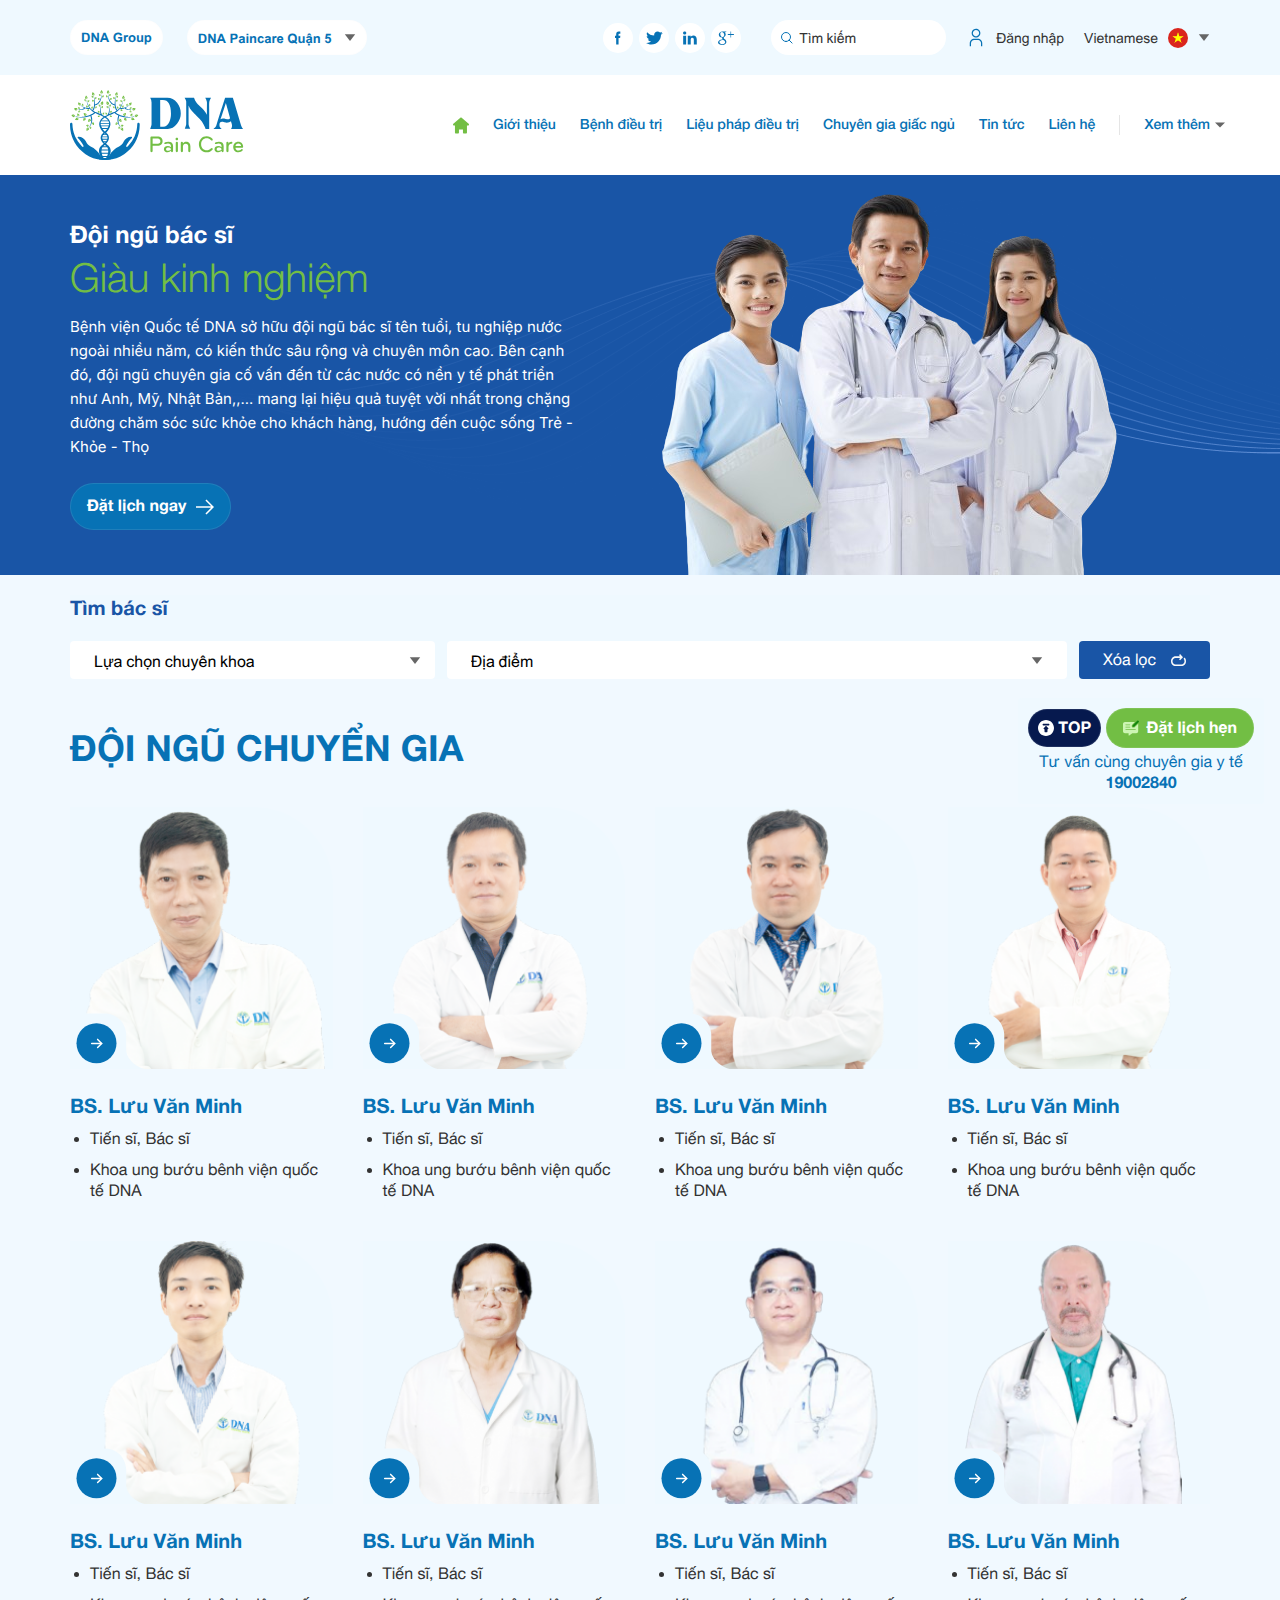
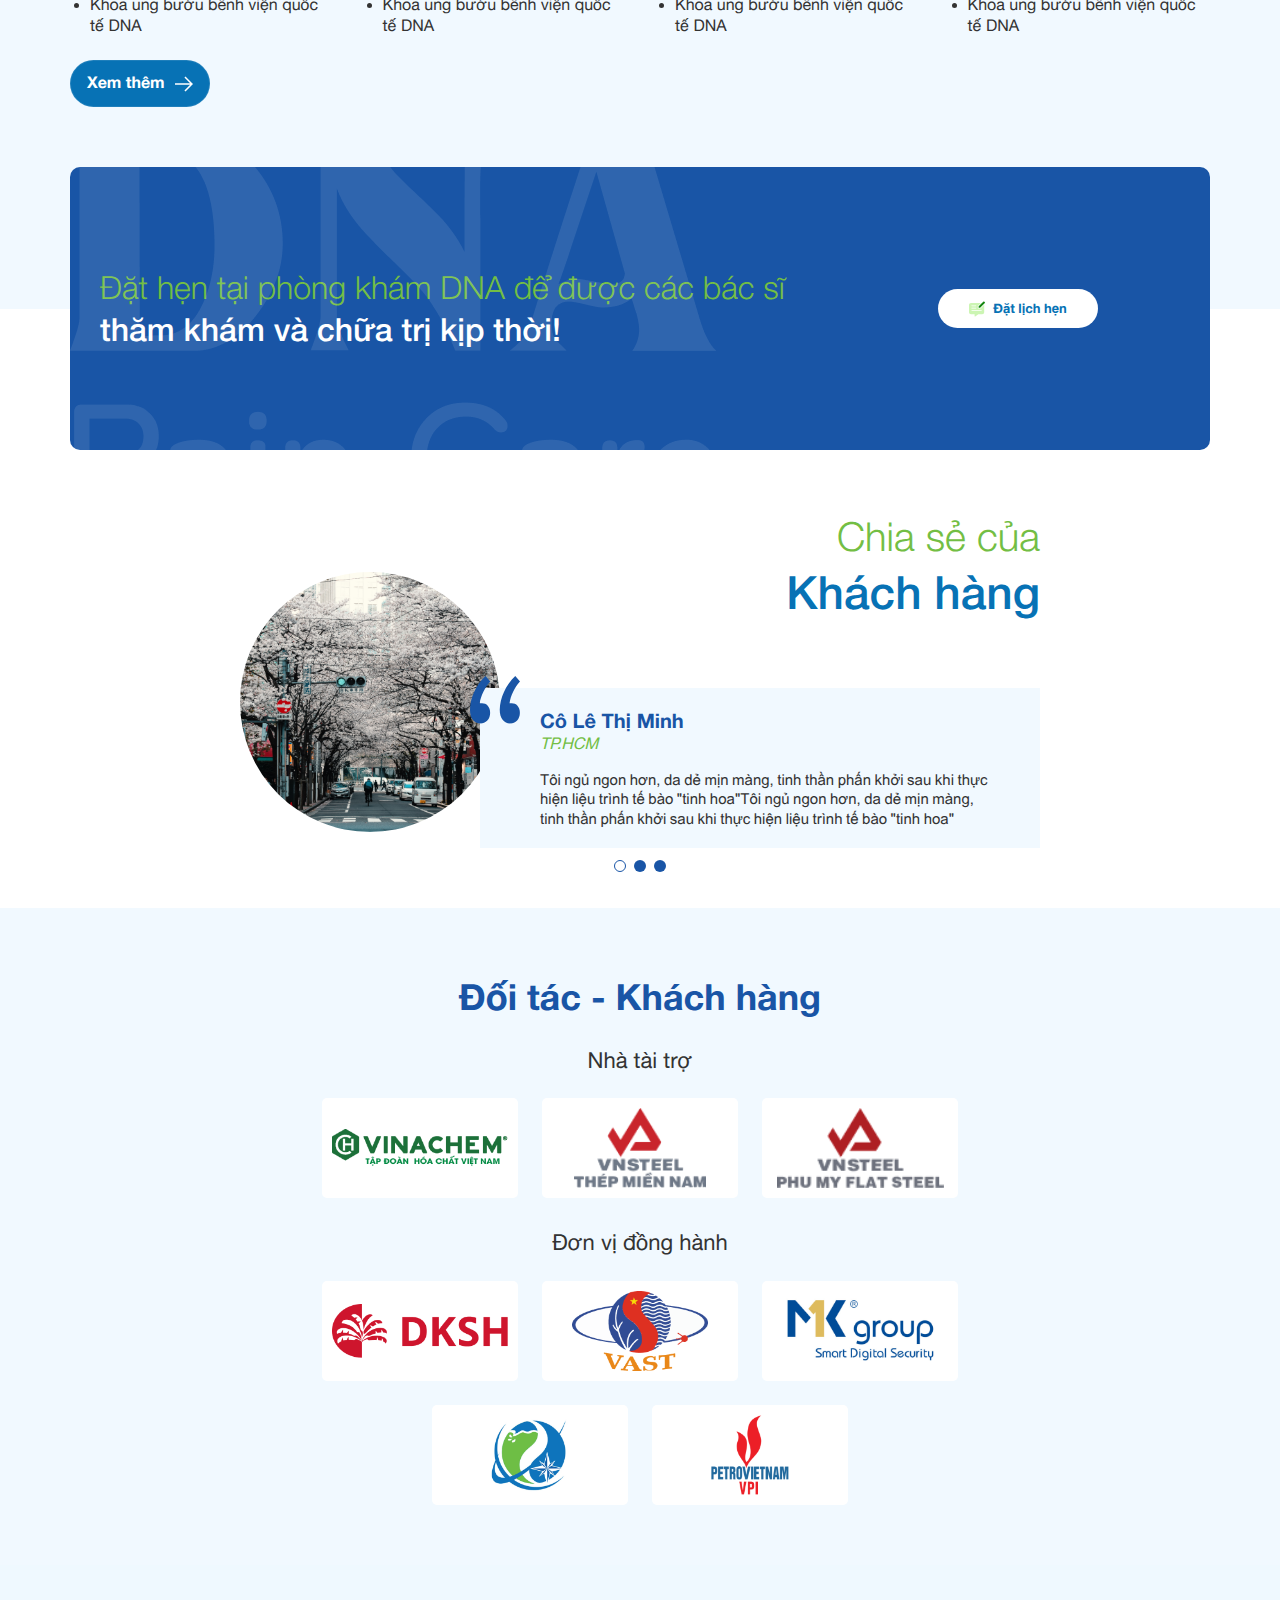
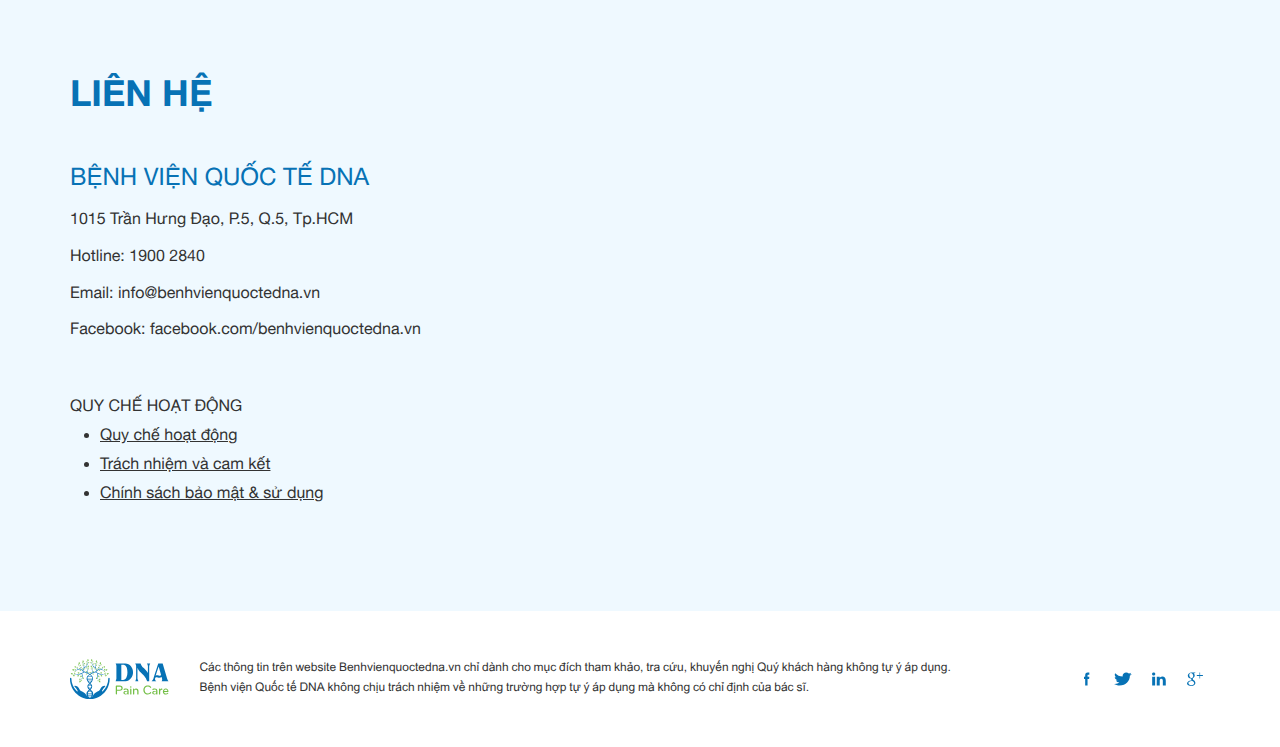
<file: gioi_thieu_pro.html>
<!DOCTYPE html>
<html lang="vi">
    <head>
        <meta charset="UTF-8" />
        <meta http-equiv="X-UA-Compatible" content="IE=edge" />
        <meta name="viewport" content="width=device-width, initial-scale=1.0" />
        <!-- favicon -->
        <link
            rel="apple-touch-icon"
            sizes="57x57"
            href="./images/favicon/apple-icon-57x57.png"
        />
        <link
            rel="apple-touch-icon"
            sizes="60x60"
            href="./images/favicon/apple-icon-60x60.png"
        />
        <link
            rel="apple-touch-icon"
            sizes="72x72"
            href="./images/favicon/apple-icon-72x72.png"
        />
        <link
            rel="apple-touch-icon"
            sizes="76x76"
            href="./images/favicon/apple-icon-76x76.png"
        />
        <link
            rel="apple-touch-icon"
            sizes="114x114"
            href="./images/favicon/apple-icon-114x114.png"
        />
        <link
            rel="apple-touch-icon"
            sizes="120x120"
            href="./images/favicon/apple-icon-120x120.png"
        />
        <link
            rel="apple-touch-icon"
            sizes="144x144"
            href="./images/favicon/apple-icon-144x144.png"
        />
        <link
            rel="apple-touch-icon"
            sizes="152x152"
            href="./images/favicon/apple-icon-152x152.png"
        />
        <link
            rel="apple-touch-icon"
            sizes="180x180"
            href="./images/favicon/apple-icon-180x180.png"
        />
        <link
            rel="icon"
            type="image/png"
            sizes="192x192"
            href="/android-icon-192x192.png"
        />
        <link
            rel="icon"
            type="image/png"
            sizes="32x32"
            href="./images/favicon/favicon-32x32.png"
        />
        <link
            rel="icon"
            type="image/png"
            sizes="96x96"
            href="./images/favicon/favicon-96x96.png"
        />
        <link
            rel="icon"
            type="image/png"
            sizes="16x16"
            href="./images/favicon/favicon-16x16.png"
        />
        <meta name="msapplication-TileColor" content="#ffffff" />
        <meta
            name="msapplication-TileImage"
            content="./images/favicon/ms-icon-144x144.png"
        />
        <meta name="theme-color" content="#ffffff" />
        <!-- end favicon -->
        <title>DNA Pain Care</title>
        <!-- font -->
        <link rel="preconnect" href="https://fonts.googleapis.com" />
        <link rel="preconnect" href="https://fonts.gstatic.com" crossorigin />
        <link
            href="https://fonts.googleapis.com/css2?family=Inter:wght@100..900&family=Noto+Serif:ital,wght@0,100..900;1,100..900&display=swap"
            rel="stylesheet"
        />
        <!-- end font -->
        <link rel="stylesheet" href="./lib/swiper/swiper-bundle.min.css" />
        <link rel="stylesheet" href="./css/style.css" />
        <script src="./lib/jquery/jquery-3.7.1.min.js"></script>
    </head>

    <body>
        <!-- header -->
        <header id="header" class="header relative js__stickyHeader">
            <!-- pc -->
            <div class="header-pc d-3xl-block d-lg-none relative z-50">
                <!-- top -->
                <div class="header-top bg-blue-eff w-wrapper py-20 font-arial">
                    <div
                        class="header-top__container w-1140 d-3xl-flex items-center justify-between"
                    >
                        <!-- left -->
                        <div class="left d-3xl-flex items-center gap-24">
                            <a href="#" class="left-btn btn btn--tertiary"
                                >DNA Group</a
                            >
                            <div class="left-select">
                                <select
                                    name=""
                                    id=""
                                    class="btn btn--tertiary fs-13 text-blue-077"
                                >
                                    <option value="">
                                        DNA Paincare Quận 5
                                    </option>
                                    <option value="">
                                        DNA Paincare Quận 10
                                    </option>
                                    <option value="">
                                        DNA Paincare Quận 3
                                    </option>
                                    <option value="">
                                        DNA Paincare Quận 1
                                    </option>
                                </select>
                            </div>
                        </div>
                        <!-- end left -->
                        <!-- right -->
                        <div class="right d-3xl-flex items-center">
                            <!-- social -->
                            <div class="social d-3xl-flex items-center mr-30">
                                <a href="#" class="social-link">
                                    <img
                                        src="./images/svg/Facebook-blue.svg"
                                        alt=""
                                    />
                                </a>
                                <a href="#" class="social-link">
                                    <img
                                        src="./images/svg/Twitter-blue.svg"
                                        alt=""
                                    />
                                </a>
                                <a href="#" class="social-link">
                                    <img
                                        src="./images/svg/linker-blue.svg"
                                        alt=""
                                    />
                                </a>
                                <a href="#" class="social-link">
                                    <img
                                        src="./images/svg/google+blue.svg"
                                        alt=""
                                    />
                                </a>
                            </div>
                            <!-- end social -->

                            <!-- search -->
                            <div class="search mr-20">
                                <form action="" class="relative">
                                    <button class="search-btn absolute">
                                        <img
                                            src="./images/svg/search-blue.svg"
                                            alt=""
                                        />
                                    </button>
                                    <input
                                        type="text"
                                        class="search-input fs-14 w-full h-full"
                                        placeholder="Tìm kiếm"
                                    />
                                </form>
                            </div>
                            <!-- end search -->

                            <!-- login -->
                            <div class="login fs-14 mr-20">
                                <div class="login-inner">
                                    <div class="d-3xl-flex items-center">
                                        <img
                                            src="./images/svg/user-blue.svg"
                                            alt=""
                                            class="mr-10"
                                        />
                                        <span>Đăng nhập</span>
                                    </div>
                                    <!-- <div class="d-3xl-flex items-center">
                                        <div class="login-img flex-0 mr-10">
                                            <img src="./images/3.jpg" alt="" class="">
                                        </div>
                                        <span class="login-name flex-1 d-3xl-inline">Nguyễn Văn A</span>
                                    </div> -->
                                </div>
                            </div>
                            <!-- end login -->

                            <!-- language -->
                            <div class="language fs-14 js__languageContainer">
                                <div
                                    class="language-default d-3xl-flex items-center js__languageDefault"
                                >
                                    <div
                                        class="language-default__item d-3xl-flex items-center mr-10 js__languageDefaultText"
                                    >
                                        <span
                                            class="language-text d-3xl-inline mr-10"
                                            >Vietnamese</span
                                        >
                                        <img
                                            src="./images/flag_1.png"
                                            class="language-img"
                                            alt=""
                                        />
                                    </div>
                                    <div class="language-down">
                                        <img
                                            src="./images/svg/Polygon-gray.svg"
                                            alt=""
                                        />
                                    </div>
                                </div>
                                <div class="language-list">
                                    <!-- item -->
                                    <div
                                        class="language-item d-3xl-flex items-center js__languageItem"
                                    >
                                        <span
                                            class="language-text d-3xl-inline mr-10"
                                            >Vietnamese</span
                                        >
                                        <img
                                            src="./images/flag_1.png"
                                            class="language-img"
                                            alt=""
                                        />
                                    </div>
                                    <!-- end item -->
                                    <!-- item -->
                                    <div
                                        class="language-item d-3xl-flex items-center js__languageItem"
                                    >
                                        <span
                                            class="language-text d-3xl-inline mr-10"
                                            >English</span
                                        >
                                        <img
                                            src="./images/flag_2.png"
                                            class="language-img"
                                            alt=""
                                        />
                                    </div>
                                    <!-- end item -->
                                </div>
                            </div>
                            <!-- end language -->
                        </div>
                        <!-- end right -->
                    </div>
                </div>
                <!-- end top -->

                <!-- bot -->
                <div class="header-bot py-15 w-wrapper bg-white">
                    <div
                        class="header-bot__container w-1140 d-3xl-flex items-center justify-between"
                    >
                        <!-- logo -->
                        <div class="logo">
                            <a href="#">
                                <img src="./images/svg/Logo.svg" alt="" />
                            </a>
                        </div>
                        <!-- end logo -->

                        <!-- navbar -->
                        <ul
                            class="navbar text-blue-077 d-3xl-flex items-center fs-14 gap-24"
                        >
                            <!-- item -->
                            <li class="navbar-item">
                                <a href="#" class="navbar-link">
                                    <img
                                        src="./images/svg/home-green.svg"
                                        alt=""
                                    />
                                </a>
                            </li>
                            <!-- end item -->
                            <!-- item -->
                            <li class="navbar-item">
                                <a href="#" class="navbar-link"
                                    >Giới thiệu</a
                                >
                            </li>
                            <!-- end item -->
                            <!-- item -->
                            <li class="navbar-item">
                                <a href="#" class="navbar-link"
                                    >Bệnh điều trị</a
                                >
                                <ul class="navbar-dropdown">
                                    <li class="navbar-dropdown__item">
                                        <a
                                            href="#"
                                            class="navbar-dropdown__link"
                                            >Cate 1</a
                                        >
                                    </li>
                                    <li class="navbar-dropdown__item">
                                        <a
                                            href="#"
                                            class="navbar-dropdown__link"
                                            >Cate 1</a
                                        >
                                    </li>
                                    <li class="navbar-dropdown__item">
                                        <a
                                            href="#"
                                            class="navbar-dropdown__link"
                                            >Cate 1</a
                                        >
                                    </li>
                                </ul>
                            </li>
                            <!-- end item -->
                            <!-- item -->
                            <li class="navbar-item">
                                <a href="#" class="navbar-link"
                                    >Liệu pháp điều trị</a
                                >
                                <ul class="navbar-dropdown">
                                    <li class="navbar-dropdown__item">
                                        <a
                                            href="#"
                                            class="navbar-dropdown__link"
                                            >Cate 1</a
                                        >
                                    </li>
                                    <li class="navbar-dropdown__item">
                                        <a
                                            href="#"
                                            class="navbar-dropdown__link"
                                            >Cate 1</a
                                        >
                                    </li>
                                    <li class="navbar-dropdown__item">
                                        <a
                                            href="#"
                                            class="navbar-dropdown__link"
                                            >Cate 1</a
                                        >
                                    </li>
                                </ul>
                            </li>
                            <!-- end item -->
                            <!-- item -->
                            <li class="navbar-item">
                                <a href="#" class="navbar-link"
                                    >Chuyên gia giấc ngủ</a
                                >
                                <ul class="navbar-dropdown">
                                    <li class="navbar-dropdown__item">
                                        <a
                                            href="#"
                                            class="navbar-dropdown__link"
                                            >Cate 1</a
                                        >
                                    </li>
                                    <li class="navbar-dropdown__item">
                                        <a
                                            href="#"
                                            class="navbar-dropdown__link"
                                            >Cate 1</a
                                        >
                                    </li>
                                    <li class="navbar-dropdown__item">
                                        <a
                                            href="#"
                                            class="navbar-dropdown__link"
                                            >Cate 1</a
                                        >
                                    </li>
                                </ul>
                            </li>
                            <!-- end item -->
                            <!-- item -->
                            <li class="navbar-item">
                                <a href="#" class="navbar-link">Tin tức</a>
                                <ul class="navbar-dropdown">
                                    <li class="navbar-dropdown__item">
                                        <a
                                            href="#"
                                            class="navbar-dropdown__link"
                                            >Cate 1</a
                                        >
                                    </li>
                                    <li class="navbar-dropdown__item">
                                        <a
                                            href="#"
                                            class="navbar-dropdown__link"
                                            >Cate 1</a
                                        >
                                    </li>
                                    <li class="navbar-dropdown__item">
                                        <a
                                            href="#"
                                            class="navbar-dropdown__link"
                                            >Cate 1</a
                                        >
                                    </li>
                                </ul>
                            </li>
                            <!-- end item -->
                            <!-- item -->
                            <li class="navbar-item">
                                <a href="#" class="navbar-link">Liên hệ</a>
                                <ul class="navbar-dropdown">
                                    <li class="navbar-dropdown__item">
                                        <a
                                            href="#"
                                            class="navbar-dropdown__link"
                                            >Cate 1</a
                                        >
                                    </li>
                                    <li class="navbar-dropdown__item">
                                        <a
                                            href="#"
                                            class="navbar-dropdown__link"
                                            >Cate 1</a
                                        >
                                    </li>
                                    <li class="navbar-dropdown__item">
                                        <a
                                            href="#"
                                            class="navbar-dropdown__link"
                                            >Cate 1</a
                                        >
                                    </li>
                                </ul>
                            </li>
                            <!-- end item -->
                            <!-- item -->
                            <li class="navbar-item navbar-item--more">
                                <a href="#" class="navbar-link">Xem thêm</a>
                                <ul class="navbar-dropdown">
                                    <li class="navbar-dropdown__item">
                                        <a
                                            href="#"
                                            class="navbar-dropdown__link"
                                            >Cate 1</a
                                        >
                                    </li>
                                    <li class="navbar-dropdown__item">
                                        <a
                                            href="#"
                                            class="navbar-dropdown__link"
                                            >Cate 1</a
                                        >
                                    </li>
                                    <li class="navbar-dropdown__item">
                                        <a
                                            href="#"
                                            class="navbar-dropdown__link"
                                            >Cate 1</a
                                        >
                                    </li>
                                </ul>
                            </li>
                            <!-- end item -->
                        </ul>
                        
                        <!-- end navbar -->
                    </div>
                </div>
                <!-- end bot -->
            </div>
            <!-- end pc -->

            <!-- mb -->
            <div class="header-mb d-3xl-none d-lg-block">
                <!-- top -->
                 <div class="header-mb__top d-3xl-flex items-center justify-between">
                    <!-- left -->
                    <div class="left">
                        <div class="sub-menu">
                            <!-- icon bar -->
                            <div class="icon-bar js__clickShowMenuMb px-15 py-10">
                                <img src="./images/svg/bar.svg" alt="">
                            </div>
                            <!-- end icon bar -->
                            <!-- content -->
                            <div class="sub-menu__content">
                                <!-- close -->
                                <div class="sub-menu__close js__closeSubMenu p-4 mb-8 d-3xl-flex items-center text-white">
                                    <img src="./images/svg/close-w.svg" alt="">
                                </div>
                                <!-- end close -->

                                <div class="sub-menu__container">
                                    <!-- list -->
                                    <div class="sub-menu__list">
                                        <!-- item -->
                                        <div class="sub-menu__item">
                                            <!-- heading -->
                                            <div class="heading-sub js__dropDown d-3xl-flex items-center justify-between px-16 py-8 text-white">
                                                <h3 class="heading-sub__title fs-16 fw-500">
                                                    Movies
                                                </h3>
                                                <div class="heading-sub__arrow">
                                                    <svg xmlns="http://www.w3.org/2000/svg" width="24" height="24" class="ipc-icon ipc-icon--chevron-right" id="iconContext-chevron-right" viewBox="0 0 24 24" fill="currentColor" role="presentation">
                                                        <path fill="none" d="M0 0h24v24H0V0z"></path>
                                                        <path d="M9.29 6.71a.996.996 0 0 0 0 1.41L13.17 12l-3.88 3.88a.996.996 0 1 0 1.41 1.41l4.59-4.59a.996.996 0 0 0 0-1.41L10.7 6.7c-.38-.38-1.02-.38-1.41.01z"></path>
                                                    </svg>
                                                </div>
                                            </div>
                                            <!-- end heading -->

                                            <!-- sub menu list -->
                                            <ul class="list-sub js__listSubMenu">
                                                <li class="item-sub">
                                                    <a href="#" class="item-sub__link fs-16">Release Calender</a>
                                                </li>
                                                <li class="item-sub">
                                                    <a href="#" class="item-sub__link fs-16">Release Calender</a>
                                                </li>
                                                <li class="item-sub">
                                                    <a href="#" class="item-sub__link fs-16">Release Calender</a>
                                                </li>
                                            </ul>
                                            <!-- end sub menu list -->
                                        </div>
                                        <!-- end item -->
                                        <!-- item -->
                                        <div class="sub-menu__item">
                                            <!-- heading -->
                                            <div class="heading-sub js__dropDown d-3xl-flex items-center justify-between px-16 py-8 text-white">
                                                <h3 class="heading-sub__title fs-16 fw-500">
                                                    Movies
                                                </h3>
                                                <div class="heading-sub__arrow">
                                                    <svg xmlns="http://www.w3.org/2000/svg" width="24" height="24" class="ipc-icon ipc-icon--chevron-right" id="iconContext-chevron-right" viewBox="0 0 24 24" fill="currentColor" role="presentation">
                                                        <path fill="none" d="M0 0h24v24H0V0z"></path>
                                                        <path d="M9.29 6.71a.996.996 0 0 0 0 1.41L13.17 12l-3.88 3.88a.996.996 0 1 0 1.41 1.41l4.59-4.59a.996.996 0 0 0 0-1.41L10.7 6.7c-.38-.38-1.02-.38-1.41.01z"></path>
                                                    </svg>
                                                </div>
                                            </div>
                                            <!-- end heading -->

                                            <!-- sub menu list -->
                                            <ul class="list-sub js__listSubMenu">
                                                <li class="item-sub">
                                                    <a href="#" class="item-sub__link fs-16">Release Calender</a>
                                                </li>
                                                <li class="item-sub">
                                                    <a href="#" class="item-sub__link fs-16">Release Calender</a>
                                                </li>
                                                <li class="item-sub">
                                                    <a href="#" class="item-sub__link fs-16">Release Calender</a>
                                                </li>
                                            </ul>
                                            <!-- end sub menu list -->
                                        </div>
                                        <!-- end item -->
                                    </div>
                                    <!-- end list -->
                                </div>
                            </div>
                            <!-- end content -->
                            <div class="overlay js__overlay"></div>
                        </div>
                    </div>
                    <!-- end left -->
                    <!-- right -->
                    <div class="right d-3xl-flex items-center">
                        <!-- social -->
                        <div class="social d-3xl-flex items-center mr-30">
                            <a href="#" class="social-link">
                                <img src="./images/svg/Facebook-blue.svg" alt="">
                            </a>
                            <a href="#" class="social-link">
                                <img src="./images/svg/Twitter-blue.svg" alt="">
                            </a>
                            <a href="#" class="social-link">
                                <img src="./images/svg/linker-blue.svg" alt="">
                            </a>
                            <a href="#" class="social-link">
                                <img src="./images/svg/google+blue.svg" alt="">
                            </a>
                        </div>
                        <!-- end social -->

                        <!-- language -->
                        <div class="language fs-14 js__languageContainer">
                            <div class="language-default d-3xl-flex items-center js__languageDefault">
                                <div class="language-default__item d-3xl-flex items-center mr-10 js__languageDefaultText">
                                    <span class="language-text d-3xl-inline mr-10">Vietnamese</span>
                                    <img src="./images/flag_1.png" class="language-img" alt="">
                                </div>
                                <div class="language-down">
                                    <img src="./images/svg/Polygon-gray.svg" alt="">
                                </div>
                            </div>
                            <div class="language-list">
                                <!-- item -->
                                <div class="language-item d-3xl-flex items-center js__languageItem">
                                    <span class="language-text d-3xl-inline mr-10">Vietnamese</span>
                                    <img src="./images/flag_1.png" class="language-img" alt="">
                                </div>
                                <!-- end item -->
                                <!-- item -->
                                <div class="language-item d-3xl-flex items-center js__languageItem">
                                    <span class="language-text d-3xl-inline mr-10">English</span>
                                    <img src="./images/flag_2.png" class="language-img" alt="">
                                </div>
                                <!-- end item -->
                            </div>
                        </div>
                        <!-- end language -->
                    </div>
                    <!-- end right -->
                 </div>
                <!-- end top -->

                <!-- center -->
                 <div class="header-mb__center d-3xl-flex items-center justify-between px-15 py-10 border-e5">
                    <!-- left -->
                    <div class="logo">
                        <a href="#">
                            <img src="./images/svg/Logo.svg" alt="">
                        </a>
                    </div>
                    <!-- end left -->
                    <!-- right -->
                     <div class="right d-3xl-flex items-center gap-16">
                        <!-- search -->
                         <div class="search">
                            <!-- icon -->
                             <div class="search-icon js__searchMb">
                                <img src="./images/svg/zoom-2.svg" alt="">
                             </div>
                            <!-- end icon -->

                            <!-- form -->
                            <div class="header-search-mb__form h-60 w-full js__formSearchMb">
                                <form action="" class="w-full h-full">
                                    <div class="relative text-white w-full h-full">
                                        <input type="text" class="header-search-input w-full h-full p-15 fs-16 text-white" placeholder="Search...">
                                        <div class="header-search-btn absolute h-full js__closeSearchMb mr-15">
                                            <img src="./images/svg/close-w.svg" alt="">
                                        </div>
                                    </div>
                                </form>
                            </div>
                            <!-- end form -->
                         </div>
                        <!-- end search -->
                         <!-- select -->
                         <select name="" id="" class="btn btn--tertiary fs-13 text-blue-077">
                            <option value="">
                                DNA Group
                            </option>
                            <option value="">
                                DNA Quận 10
                            </option>
                            <option value="">
                                DNA Quận 3
                            </option>
                            <option value="">
                                DNA Quận 1
                            </option>
                        </select>
                         <!-- end select -->
                     </div>
                    <!-- end right -->
                 </div>
                <!-- end center -->

                <!-- navbar -->
                <div class="navbar-menu-mb js__navbarMenuMb bg-green-096 py-12 pl-15 pr-40 relative">
                    <ul class="navbar-mb js__navbarMb d-3xl-flex items-center fs-14">
                        <li class="navbar-item text-blue-077 flex-0">
                            <a href="#" class="">
                                <img src="./images/svg/home-green.svg" alt="">
                            </a>
                        </li>
                        <li class="navbar-item text-blue-077">
                            <a href="#">Thư viện sức khỏe</a>
                        </li>
                        <li class="navbar-item text-blue-077">
                            <a href="#">Chuyên gia</a>
                        </li>
                        <li class="navbar-item text-blue-077">
                            <a href="#">Sự kiện</a>
                        </li>
                        <li class="navbar-item text-blue-077">
                            <a href="#">Liên hệ</a>
                        </li>
                    </ul>
                    <div class="navbar-scroll-icon js__navbarIcon">
                        <svg xmlns="http://www.w3.org/2000/svg" width="12" height="6" viewBox="0 0 12 6" fill="none">
                            <path fill-rule="evenodd" clip-rule="evenodd" d="M9 0.0297852L12 2.99979L9 5.96979V3.59378H0V2.40578H9V0.0297852Z" fill="white"></path>
                        </svg>
                    </div>
                </div>
                <!-- end navbar -->
            </div>
            <!-- end mb -->
        </header>
        <!-- end header -->
        <!-- main -->
        <main id="main" class="main">
            <!-- primary -->
            <section class="main-primary w-wrapper relative z-20 over-hidden">
                <div class="main-primary__container d-3xl-flex items-center justify-between gap-20 w-1140">
                    <!-- left -->
                     <div class="main-primary__left flex-1">
                        <h2 class="title-1 fs-24 text-white fw-700">Đội ngũ bác sĩ</h2>
                        <h1 class="title-2 fs-40 text-green-73 fw-300">Giàu kinh nghiệm</h1>
                        <p class="description fs-15 font-inter text-white lh-160 mt-12">Bệnh viện Quốc tế DNA sở hữu đội ngũ bác sĩ tên tuổi, tu nghiệp nước ngoài nhiều năm, có kiến thức sâu rộng và chuyên môn cao. Bên cạnh đó, đội ngũ chuyên gia cố vấn đến từ các nước có nền y tế phát triển như Anh, Mỹ, Nhật Bản,,... mang lại hiệu quả tuyệt vời nhất trong chặng đường chăm sóc sức khỏe cho khách hàng, hướng đến cuộc sống Trẻ - Khỏe - Thọ</p>
                        <div class="mt-24 booking">
                            <a href="#" class="btn">
                                <span class="booking-text d-3xl-inline mr-10">Đặt lịch ngay</span>
                                <img src="./images/svg/next-arrow-w.svg" class="booking-img" alt="">
                            </a>
                        </div>
                     </div>
                    <!-- end left -->
                    <!-- right -->
                     <div class="main-primary__right flex-0">
                        <img src="./images/image_1.png" alt="" class="bg">
                     </div>
                    <!-- end right -->
                </div>
             </section>
            <!-- end primary -->
            
            <!-- secondary -->
             <section class="introduce-pro-secondary w-wrapper relative z-20 over-hidden">
                <div class="introduce-pro-secondary__container w-1140">
                    <div class="introduce-pro-secondary__top bg-blue-eff">
                        <h2 class="cate-doctor-primary__title fs-20 fw-600 text-blue-195 mb-20">
                            Tìm bác sĩ
                        </h2>
                        <div class="cate-doctor-primary__select d-3xl-flex items-center fs-16">
                            <!-- item -->
                            <select class="cate-doctor-primary__selectItem cate-doctor-primary__selectDepartment w-full fs-16 bg-white flex-1">
                                <option value="0">Lựa chọn chuyên khoa</option>
                                <option value="1">chuyên khoa 1</option>
                                <option value="2">chuyên khoa 2</option>
                                <option value="3">chuyên khoa 3</option>
                            </select>
                            <!-- end item -->
                            <!-- item -->
                            <select class="cate-doctor-primary__selectItem cate-doctor-primary__selectLocation w-full fs-16 bg-white flex-1">
                                <option value="0">Địa điểm</option>
                                <option value="1">chuyên khoa 1</option>
                                <option value="2">chuyên khoa 2</option>
                                <option value="3">chuyên khoa 3</option>
                            </select>
                            <!-- end item -->
                            <button type="submit" class="cate-doctor-primary__selectItemBtn flex-0 d-3xl-flex items-center justify-center bg-blue-195 cursor text-white fs-16">
                                <span>Xóa lọc</span>
                                <img src="./images/svg/delete.svg" alt="" class="ml-15">
                            </button>
                        </div>
                    </div>
                    <div class="main-quinary__container mt-40">
                        <!-- heading -->
                        <h2 class="heading-primary fs-36 fw-600 text-blue-077 uppercase lh-160">
                            <a href="#">Đội ngũ chuyển gia</a>
                        </h2>
                        <!-- end heading -->
    
                        <!-- content -->
                         <div class="main-quinary__content d-3xl-grid col-4 mt-30">
                            <!-- article -->
                            <div class="article">
                                <!-- img -->
                                 <div class="article-img">
                                    <a href="#" class="image-wrapper-full">
                                        <img src="./images/doctor_1.png" alt="" class="image-1">
                                        <img src="./images/svg/border-7.svg" alt="" class="image-2">
                                    </a>
                                 </div>
                                <!-- end img -->
                                 <!-- content -->
                                  <div class="article-content mt-24">
                                    <h3 class="article-title-1 fs-20 fw-600 text-blue-077">BS. Lưu Văn Minh</h3>
                                    <ul class="article-list">
                                        <li>Tiến sĩ, Bác sĩ</li>
                                        <li>Khoa ung bướu bênh viện quốc tế DNA</li>
                                    </ul>
                                  </div>
                                 <!-- end content -->
                             </div>
                            <!-- end article -->
                            <!-- article -->
                            <div class="article">
                                <!-- img -->
                                 <div class="article-img">
                                    <a href="#" class="image-wrapper-full">
                                        <img src="./images/doctor_2.png" alt="" class="image-1">
                                        <img src="./images/svg/border-7.svg" alt="" class="image-2">
                                    </a>
                                 </div>
                                <!-- end img -->
                                 <!-- content -->
                                  <div class="article-content mt-24">
                                    <h3 class="article-title-1 fs-20 fw-600 text-blue-077">BS. Lưu Văn Minh</h3>
                                    <ul class="article-list">
                                        <li>Tiến sĩ, Bác sĩ</li>
                                        <li>Khoa ung bướu bênh viện quốc tế DNA</li>
                                    </ul>
                                  </div>
                                 <!-- end content -->
                             </div>
                            <!-- end article -->
                            <!-- article -->
                            <div class="article">
                                <!-- img -->
                                 <div class="article-img">
                                    <a href="#" class="image-wrapper-full">
                                        <img src="./images/doctor_3.png" alt="" class="image-1">
                                        <img src="./images/svg/border-7.svg" alt="" class="image-2">
                                    </a>
                                 </div>
                                <!-- end img -->
                                 <!-- content -->
                                  <div class="article-content mt-24">
                                    <h3 class="article-title-1 fs-20 fw-600 text-blue-077">BS. Lưu Văn Minh</h3>
                                    <ul class="article-list">
                                        <li>Tiến sĩ, Bác sĩ</li>
                                        <li>Khoa ung bướu bênh viện quốc tế DNA</li>
                                    </ul>
                                  </div>
                                 <!-- end content -->
                             </div>
                            <!-- end article -->
                            <!-- article -->
                            <div class="article">
                                <!-- img -->
                                 <div class="article-img">
                                    <a href="#" class="image-wrapper-full">
                                        <img src="./images/doctor_4.png" alt="" class="image-1">
                                        <img src="./images/svg/border-7.svg" alt="" class="image-2">
                                    </a>
                                 </div>
                                <!-- end img -->
                                 <!-- content -->
                                  <div class="article-content mt-24">
                                    <h3 class="article-title-1 fs-20 fw-600 text-blue-077">BS. Lưu Văn Minh</h3>
                                    <ul class="article-list">
                                        <li>Tiến sĩ, Bác sĩ</li>
                                        <li>Khoa ung bướu bênh viện quốc tế DNA</li>
                                    </ul>
                                  </div>
                                 <!-- end content -->
                             </div>
                            <!-- end article -->
                            <!-- article -->
                            <div class="article">
                                <!-- img -->
                                 <div class="article-img">
                                    <a href="#" class="image-wrapper-full">
                                        <img src="./images/doctor_5.png" alt="" class="image-1">
                                        <img src="./images/svg/border-7.svg" alt="" class="image-2">
                                    </a>
                                 </div>
                                <!-- end img -->
                                 <!-- content -->
                                  <div class="article-content mt-24">
                                    <h3 class="article-title-1 fs-20 fw-600 text-blue-077">BS. Lưu Văn Minh</h3>
                                    <ul class="article-list">
                                        <li>Tiến sĩ, Bác sĩ</li>
                                        <li>Khoa ung bướu bênh viện quốc tế DNA</li>
                                    </ul>
                                  </div>
                                 <!-- end content -->
                             </div>
                            <!-- end article -->
                            <!-- article -->
                            <div class="article">
                                <!-- img -->
                                 <div class="article-img">
                                    <a href="#" class="image-wrapper-full">
                                        <img src="./images/doctor_6.png" alt="" class="image-1">
                                        <img src="./images/svg/border-7.svg" alt="" class="image-2">
                                    </a>
                                 </div>
                                <!-- end img -->
                                 <!-- content -->
                                  <div class="article-content mt-24">
                                    <h3 class="article-title-1 fs-20 fw-600 text-blue-077">BS. Lưu Văn Minh</h3>
                                    <ul class="article-list">
                                        <li>Tiến sĩ, Bác sĩ</li>
                                        <li>Khoa ung bướu bênh viện quốc tế DNA</li>
                                    </ul>
                                  </div>
                                 <!-- end content -->
                             </div>
                            <!-- end article -->
                            <!-- article -->
                            <div class="article">
                                <!-- img -->
                                 <div class="article-img">
                                    <a href="#" class="image-wrapper-full">
                                        <img src="./images/doctor_7.png" alt="" class="image-1">
                                        <img src="./images/svg/border-7.svg" alt="" class="image-2">
                                    </a>
                                 </div>
                                <!-- end img -->
                                 <!-- content -->
                                  <div class="article-content mt-24">
                                    <h3 class="article-title-1 fs-20 fw-600 text-blue-077">BS. Lưu Văn Minh</h3>
                                    <ul class="article-list">
                                        <li>Tiến sĩ, Bác sĩ</li>
                                        <li>Khoa ung bướu bênh viện quốc tế DNA</li>
                                    </ul>
                                  </div>
                                 <!-- end content -->
                             </div>
                            <!-- end article -->
                            <!-- article -->
                            <div class="article">
                                <!-- img -->
                                 <div class="article-img">
                                    <a href="#" class="image-wrapper-full">
                                        <img src="./images/doctor_8.png" alt="" class="image-1">
                                        <img src="./images/svg/border-7.svg" alt="" class="image-2">
                                    </a>
                                 </div>
                                <!-- end img -->
                                 <!-- content -->
                                  <div class="article-content mt-24">
                                    <h3 class="article-title-1 fs-20 fw-600 text-blue-077">BS. Lưu Văn Minh</h3>
                                    <ul class="article-list">
                                        <li>Tiến sĩ, Bác sĩ</li>
                                        <li>Khoa ung bướu bênh viện quốc tế DNA</li>
                                    </ul>
                                  </div>
                                 <!-- end content -->
                             </div>
                            <!-- end article -->
                         </div>
                        <!-- end content -->
                        <div class="mt-24 booking">
                            <a href="#" class="btn">
                                <span class="booking-text d-3xl-inline mr-10">Xem thêm</span>
                                <img src="./images/svg/next-arrow-w.svg" class="booking-img" alt="">
                            </a>
                        </div>
                    </div>
                </div>
             </section>
            <!-- end secondary -->

            <!-- tertiary -->
            <section class="introduce-pro-tertiary w-wrapper relative z-20 over-hidden">
                <div class="introduce-pro-tertiary__container relative w-1140 bg-blue-195 border-10 d-3xl-flex items-center">
                    <div class="introduce-pro-tertiary__bg">
                        <img src="./images/DNA_2.png" alt="">
                    </div>
                    <!-- left -->
                     <div class="left flex-1">
                        <h2 class="title-1 fs-32 text-green-73 fw-300">Đặt hẹn tại phòng khám DNA để được các bác sĩ</h2>
                        <h3 class="title-2 fs-32 text-white fw-500">thăm khám và chữa trị kịp thời!</h3>
                     </div>
                    <!-- end left -->
                    <!-- right -->
                     <div class="right w-30 text-center">
                        <a href="#" class="footer-fixed__booking btn btn--tertiary">
                            <div class="footer-fixed__booking-inner d-3xl-flex items-center">
                                <img src="./images/svg/feedback_green.svg" alt="" class="mr-8">
                                <span>Đặt lịch hẹn</span>
                            </div>
                            </a>
                     </div>
                    <!-- end right -->
                </div>
             </section>
            <!-- end tertiary -->

            <!-- quinary -->
             <section class="introduce-info-quinary w-wrapper relative z-20 over-hidden">
                <div class="introduce-info-quinary__container relative w-1140 js__oneSlidesContainer">
                    <!-- heading -->
                    <div class="introduce-info-quinary__heading">
                        <h2 class="introduce-info-secondary__title1 fs-40 fw-300 text-green-73">Chia sẻ của</h2>
                        <h3 class="introduce-info-secondary__title2 fw-500 text-blue-077">Khách hàng</h3>
                    </div>
                    <!-- end heading -->

                    <!-- content -->
                     <div class="introduce-info-quinary__content">
                        <div class="swiper js__oneSlide">
                            <div class="swiper-wrapper">
                                <!-- slide -->
                                 <div class="swiper-slide">
                                    <div class="article d-3xl-flex">
                                        <!-- img -->
                                        <div class="article-img flex-0">
                                            <div class="image-wrapper-full">
                                                <img src="./images/3.jpg" alt="">
                                            </div>
                                        </div>
                                        <!-- end img -->
                                         <!-- content -->
                                         <div class="article-content bg-gray-f1 py-20 px-40 flex-1">
                                            <h3 class="article-title fix-text3 fs-20 fw-600 text-blue-195">
                                                Cô Lê Thị Minh
                                            </h3>
                                            <span class="article-location fs-16 text-green-73">TP.HCM</span>
                                            <p class="article-des mt-15 fs-15 font-arial">
                                                Tôi ngủ ngon hơn, da dẻ mịn màng, tinh thần phấn khởi sau khi thực hiện liệu trình tế bào "tinh hoa"Tôi ngủ ngon hơn, da dẻ mịn màng, tinh thần phấn khởi sau khi thực hiện liệu trình tế bào "tinh hoa"
                                            </p>
                                            <div class="article-quotation">
                                                <img src="./images/svg/nhay-blue.svg" alt="">
                                            </div>
                                        </div>
                                         <!-- end content -->
                                    </div>
                                 </div>
                                <!-- end slide -->
                                <!-- slide -->
                                 <div class="swiper-slide">
                                    <div class="article d-3xl-flex">
                                        <!-- img -->
                                        <div class="article-img flex-0">
                                            <div class="image-wrapper-full">
                                                <img src="./images/3.jpg" alt="">
                                            </div>
                                        </div>
                                        <!-- end img -->
                                         <!-- content -->
                                         <div class="article-content bg-gray-f1 py-20 px-40 flex-1">
                                            <h3 class="article-title fix-text3 fs-20 fw-600 text-blue-195">
                                                Cô Lê Thị Minh
                                            </h3>
                                            <span class="article-location fs-16 text-green-73">TP.HCM</span>
                                            <p class="article-des mt-15 fs-15 font-arial">
                                                Tôi ngủ ngon hơn, da dẻ mịn màng, tinh thần phấn khởi sau khi thực hiện liệu trình tế bào "tinh hoa"Tôi ngủ ngon hơn, da dẻ mịn màng, tinh thần phấn khởi sau khi thực hiện liệu trình tế bào "tinh hoa"
                                            </p>
                                            <div class="article-quotation">
                                                <img src="./images/svg/nhay-blue.svg" alt="">
                                            </div>
                                        </div>
                                         <!-- end content -->
                                    </div>
                                 </div>
                                <!-- end slide -->
                                <!-- slide -->
                                 <div class="swiper-slide">
                                    <div class="article d-3xl-flex">
                                        <!-- img -->
                                        <div class="article-img flex-0">
                                            <div class="image-wrapper-full">
                                                <img src="./images/3.jpg" alt="">
                                            </div>
                                        </div>
                                        <!-- end img -->
                                         <!-- content -->
                                         <div class="article-content bg-gray-f1 py-20 px-40 flex-1">
                                            <h3 class="article-title fix-text3 fs-20 fw-600 text-blue-195">
                                                Cô Lê Thị Minh
                                            </h3>
                                            <span class="article-location fs-16 text-green-73">TP.HCM</span>
                                            <p class="article-des mt-15 fs-15 font-arial">
                                                Tôi ngủ ngon hơn, da dẻ mịn màng, tinh thần phấn khởi sau khi thực hiện liệu trình tế bào "tinh hoa"Tôi ngủ ngon hơn, da dẻ mịn màng, tinh thần phấn khởi sau khi thực hiện liệu trình tế bào "tinh hoa"
                                            </p>
                                            <div class="article-quotation">
                                                <img src="./images/svg/nhay-blue.svg" alt="">
                                            </div>
                                        </div>
                                         <!-- end content -->
                                    </div>
                                 </div>
                                <!-- end slide -->
                            </div>
                        </div>
                        <div class="swiper-pagination"></div>
                     </div>
                    <!-- end content -->
                </div>
             </section>
            <!-- end quinary -->

            <!-- nhà đầu tư -->
            <section class="investors-wrapper">
                <div class="investors w-1140">
                    <!-- title -->
                    <h2 class="heading-quaternary mb-20 text-center">Đối tác - Khách hàng</h2>
                    <!-- end title -->
                    <!-- container -->
                    <div class="investor-container">
                        <!-- top -->
                         <div class="investor-top mb-30">
                             <h3 class="investor-title fs-22 mb-24 text-center">Nhà tài trợ</h3>
                             <div class="investor-list">
                                 <div class="investor-item">
                                     <img src="./images/partner_1.png" alt="">
                                 </div>
                                 <div class="investor-item">
                                     <img src="./images/partner_2.png" alt="">
                                 </div>
                                 <div class="investor-item">
                                     <img src="./images/partner_3.png" alt="">
                                 </div>
                             </div>
                         </div>
                        <!-- end top -->
                        <!-- top -->
                         <div class="investor-top">
                             <h3 class="investor-title fs-22 mb-24 text-center">Đơn vị đồng hành</h3>
                             <div class="investor-list">
                                 <div class="investor-item">
                                     <img src="./images/partner_4.png" alt="">
                                 </div>
                                 <div class="investor-item">
                                     <img src="./images/partner_5.png" alt="">
                                 </div>
                                 <div class="investor-item">
                                     <img src="./images/partner_6.png" alt="">
                                 </div>
                                 <div class="investor-item">
                                     <img src="./images/partner_7.png" alt="">
                                 </div>
                                 <div class="investor-item">
                                     <img src="./images/partner_8.png" alt="">
                                 </div>
                             </div>
                         </div>
                        <!-- end top -->
                         
                     </div>
                    <!-- end container -->
                </div>
            </section>
            <!-- end  nhà đầu tư -->

             <!-- octonary -->
             <section class="main-octonary w-wrapper relative z-20 over-hidden">
                <div class="main-octonary__container w-1140 d-3xl-flex">
                    <!-- left -->
                     <div class="main-octonary__left flex-1">
                        <!-- heading -->
                        <h2 class="heading-primary fs-36 fw-600 text-blue-077 uppercase lh-160">
                            <a href="#">Liên hệ</a>
                        </h2>
                        <!-- end heading -->
                         <h3 class="main-octonary__title fs-24 text-blue-077 mt-40 uppercase">Bệnh viện quốc tế DNA</h3>
                         <div class="main-octonary__text mt-16">
                             <p class="mb-16">1015 Trần Hưng Đạo, P.5, Q.5, Tp.HCM</p>
                             <p class="mb-16">Hotline: 1900 2840</p>
                             <p class="mb-16">Email: info@benhvienquoctedna.vn</p>
                             <p class="mb-16">Facebook: facebook.com/benhvienquoctedna.vn</p>
                         </div>
                         <div class="main-octonary__regulations mt-40">
                             <h4 class="title uppercase mb-8">Quy chế hoạt động</h4>
                             <ul class="list pl-30">
                                <li class="mb-8"><a href="#">Quy chế hoạt động</a></li>
                                <li class="mb-8"><a href="#">Trách nhiệm và cam kết</a></li>
                                <li class="mb-8"><a href="#">Chính sách bảo mật & sử dụng</a></li>
                             </ul>
                         </div>
                     </div>
                    <!-- end left -->
                    <!-- right -->
                     <div class="main-octonary__right flex-1">
                        <iframe src="https://www.google.com/maps/embed?pb=!1m18!1m12!1m3!1d3919.7521916873466!2d106.67295107573581!3d10.753572059613486!2m3!1f0!2f0!3f0!3m2!1i1024!2i768!4f13.1!3m3!1m2!1s0x31752f6186f15b95%3A0x51ea231980e909f0!2zQuG7h25oIFZp4buHbiBRdeG7kWMgVOG6vyBETkE!5e0!3m2!1svi!2s!4v1718093233475!5m2!1svi!2s" width="966" height="640" style="border:0;" allowfullscreen="" loading="lazy" referrerpolicy="no-referrer-when-downgrade"></iframe>
                     </div>
                    <!-- end right -->
                </div>
             </section>
            <!-- end octonary -->
            
        </main>
        <!-- end main -->
        <!-- footer -->
        <footer id="footer" class="footer">
            <div class="footer-container w-wrapper relative z-20 over-hidden">
                <div class="footer-inner w-1140 d-3xl-flex items-center justify-between">
                    <!-- left -->
                     <div class="footer-left d-3xl-flex items-center">
                        <a href="#" class="footer-left__logo flex-0">
                            <img src="./images/svg/Logo.svg" alt="">
                        </a>
                        <div class="footer-left__text fs-12 font-arial ml-30">
                            <p>Các thông tin trên website Benhvienquoctedna.vn chỉ dành cho mục đích tham khảo, tra cứu, khuyến nghị Quý khách hàng không tự ý áp dụng.</p>
                            <p>Bệnh viện Quốc tế DNA không chịu trách nhiệm về những trường hợp tự ý áp dụng mà không có chỉ định của bác sĩ.
                            </p>
                        </div>
                     </div>
                    <!-- end left -->
                    <!-- right -->
                     <div class="footer-right">
                        <div class="social d-3xl-flex items-center">
                            <a href="#" class="social-link">
                                <img src="./images/svg/Facebook-blue.svg" alt="">
                            </a>
                            <a href="#" class="social-link">
                                <img src="./images/svg/Twitter-blue.svg" alt="">
                            </a>
                            <a href="#" class="social-link">
                                <img src="./images/svg/linker-blue.svg" alt="">
                            </a>
                            <a href="#" class="social-link">
                                <img src="./images/svg/google+blue.svg" alt="">
                            </a>
                        </div>
                     </div>
                    <!-- end right -->
                </div>
            </div>

            <div class="footer-fixed">
                <div class="footer-fixed__inner">
                    <!-- back top -->
                    <div id="back-top" class="back-top btn btn--primary">
                        <img src="./images/svg/up-arrow-w.svg" alt="" class="mr-4">
                        <span class="uppercase">Top</span>
                    </div>
                    <!-- end back top -->
                    <!-- booking -->
                    <a href="#" class="footer-fixed__booking btn btn--secondary">
                    <div class="footer-fixed__booking-inner d-3xl-flex items-center">
                        <img src="./images/svg/feedback_green.svg" alt="" class="mr-8">
                        <span>Đặt lịch hẹn</span>
                    </div>
                    </a>
                    <!-- end booking -->
                </div>
                <div class="footer-fixed__call text-center fs-16 text-blue-077 mt-4">
                    <p>Tư vấn cùng chuyên gia y tế</p>
                    <h3 class="fw-600"><a href="tel:123456789">19002840</a></h3>
                </div>
            </div>
        </footer>
        <!-- end footer -->
        <script src="./lib/swiper/swiper-bundle.min.js"></script>
        <script src="./js/ResizeSensor.js"></script>
        <script src="./js/theia-sticky-sidebar.js"></script>
        <script src="./js/main.js"></script>
    </body>
</html>
</file>
<file: css/style.css>
@charset "UTF-8";
html,
body,
div,
span,
applet,
object,
iframe,
h1,
h2,
h3,
h4,
h5,
h6,
p,
blockquote,
pre,
a,
abbr,
acronym,
address,
big,
cite,
code,
del,
dfn,
em,
img,
ins,
kbd,
q,
s,
samp,
small,
strike,
sub,
sup,
tt,
var,
u,
i,
center,
dl,
dt,
dd,
ol,
ul,
li,
fieldset,
form,
label,
legend,
table,
caption,
tbody,
tfoot,
thead,
tr,
th,
td,
article,
aside,
canvas,
details,
embed,
figure,
figcaption,
footer,
header,
hgroup,
menu,
nav,
output,
ruby,
section,
summary,
time,
mark,
audio,
video {
  margin: 0;
  padding: 0;
  border: 0;
  font-size: 100%;
  font: inherit;
  vertical-align: baseline;
}

/* HTML5 display-role reset for older browsers */
article,
aside,
details,
figcaption,
figure,
footer,
header,
hgroup,
menu,
nav,
section {
  display: block;
}

body {
  line-height: 1;
}

ol,
ul {
  list-style: none;
}

blockquote,
q {
  quotes: none;
}

blockquote:before,
blockquote:after,
q:before,
q:after {
  content: "";
  content: none;
}

table {
  border-collapse: collapse;
  border-spacing: 0;
}

@font-face {
  font-family: "Helvetica Neue";
  font-style: normal;
  font-weight: 300;
  src: url("../fonts/Helvetica/HelveticaNeue-Light.otf") format("opentype");
  font-display: swap;
}
@font-face {
  font-family: "Helvetica Neue";
  font-style: normal;
  font-weight: 400;
  src: url("../fonts/Helvetica/HelveticaNeue.otf") format("opentype");
}
@font-face {
  font-family: "Helvetica Neue";
  font-style: normal;
  font-weight: 500;
  src: url("../fonts/Helvetica/HelveticaNeue-Medium.otf") format("opentype");
}
@font-face {
  font-family: "Helvetica Neue";
  font-style: normal;
  font-weight: 700;
  src: url("../fonts/Helvetica/HelveticaNeue-Bold.otf") format("opentype");
}
@font-face {
  font-family: "Arial";
  font-style: normal;
  font-weight: 400;
  src: url("../fonts/Arial/Arial-Regular.ttf") format("truetype");
  font-display: swap;
}
@font-face {
  font-family: "Arial";
  font-style: normal;
  font-weight: 600;
  src: url("../fonts/Arial/Arial-Bold.ttf") format("truetype");
}
html {
  box-sizing: border-box;
  scroll-behavior: smooth;
  -ms-text-size-adjust: 100%;
  -webkit-text-size-adjust: 100%;
}

* {
  margin: 0;
  padding: 0;
  -webkit-tap-highlight-color: transparent;
}

*,
*:before,
*:after {
  box-sizing: border-box;
}

body {
  position: relative;
  font-family: "Helvetica Neue", sans-serif;
  font-weight: 400;
  font-size: 1rem;
  font-style: normal;
  text-rendering: geometricPrecision;
  line-height: 1.3;
  color: #333;
  background-color: #fff;
}
body.hidden {
  overflow: hidden;
}

input,
textarea,
select,
button {
  outline: none;
  font-family: "Helvetica Neue", sans-serif;
  text-rendering: geometricPrecision;
  border: 0;
  color: #000;
  font-size: 1rem;
  background-color: transparent;
}

input {
  line-height: normal;
}

label,
button {
  cursor: pointer;
}

a {
  text-decoration: unset;
  color: inherit;
}

a:hover,
a:active,
a:focus {
  outline: 0;
  color: inherit;
  color: #73be44;
}

.link-decoration:hover {
  text-decoration: underline;
}

img {
  display: block;
  max-width: 100%;
  object-fit: cover;
}

.mx-auto {
  margin: auto;
}

/*===========================================================================*/
.font-noto {
  font-family: "Noto Serif", serif;
}

.font-inter {
  font-family: "Inter", sans-serif;
}

.font-arial {
  font-family: "Arial";
}

/*===========================================================================*/
.w-1140 {
  max-width: 71.25rem;
  margin: 0 auto;
}

.w-left {
  max-width: calc(1140px + (100% - 1140px) / 2);
  margin-left: auto;
}

.w-full {
  width: 100%;
}

.w-30 {
  width: 30%;
}

.w-35 {
  width: 35%;
}

.w-40 {
  width: 40%;
}

.w-60 {
  width: 60%;
}

.w-65 {
  width: 65%;
}

.w-70 {
  width: 70%;
}

/*=================================================================*/
.d-3xl-none {
  display: none;
}

.d-3xl-block {
  display: block;
}

.d-3xl-flex {
  display: flex;
}

.d-3xl-grid {
  display: grid;
}

.d-3xl-inline {
  display: inline-block;
}

.d-3xl-inline-flex {
  display: inline-flex;
}

/*=================================================================*/
.btn {
  cursor: pointer;
  display: inline-flex;
  align-items: center;
  justify-content: center;
  padding: 12px 16px;
  background-color: #0772b5;
  border-radius: 999px;
  color: #fff;
  outline: none;
  font-size: 16px;
  font-weight: bold;
  border: 1px solid rgba(247, 247, 247, 0.1);
}
.btn--primary {
  padding: 8px 9px;
  background-color: #06194e;
}
.btn--secondary {
  padding: 9px 16px;
  background-color: #72be44;
}
.btn--tertiary {
  padding: 8px 10px;
  background-color: #fff;
  color: #0772b5;
  font-size: 13px;
}
.btn--quaternary {
  padding: 10px 16px;
  background-color: #0772b5;
  color: #fff;
  font-size: 13px;
}
.btn--quinary {
  padding: 8px 10px;
  background-color: #1955a6;
  color: #fff;
  font-size: 13px;
}

/*===========================================================================*/
.fs-10 {
  font-size: 0.625rem;
}

.fs-11 {
  font-size: 0.6875rem;
}

.fs-12 {
  font-size: 0.75rem;
}

.fs-13 {
  font-size: 0.8125rem;
}

.fs-14 {
  font-size: 0.875rem;
}

.fs-15 {
  font-size: 0.9375rem;
}

.fs-16 {
  font-size: 1rem;
}

.fs-17 {
  font-size: 1.0625rem;
}

.fs-18 {
  font-size: 1.125rem;
}

.fs-20 {
  font-size: 1.25rem;
}

.fs-21 {
  font-size: 1.3125rem;
}

.fs-22 {
  font-size: 1.375rem;
}

.fs-23 {
  font-size: 1.4375rem;
}

.fs-24 {
  font-size: 1.5rem;
}

.fs-25 {
  font-size: 1.5625rem;
}

.fs-26 {
  font-size: 1.625rem;
}

.fs-28 {
  font-size: 1.75rem;
}

.fs-30 {
  font-size: 1.875rem;
}

.fs-32 {
  font-size: 2rem;
}

.fs-36 {
  font-size: 2.25rem;
}

.fs-40 {
  font-size: 2.5rem;
}

.fs-48 {
  font-size: 3rem;
}

/*=================================================================*/
.image-wrapper {
  position: relative;
  display: block;
  padding-bottom: 60%;
}

.image-wrapper-full {
  position: relative;
  display: block;
  padding-bottom: 100%;
}

.image-wrapper-150 {
  position: relative;
  display: block;
  padding-bottom: 150%;
}

.image-wrapper img,
.image-wrapper-full img,
.image-wrapper-150 img {
  position: absolute;
  object-fit: cover;
  width: 100%;
  height: 100%;
}

/*=================================================================*/
.text-black {
  color: #000;
}

.text-white {
  color: #fff;
}

.text-blue-077 {
  color: #0772b5;
}

.text-blue-195 {
  color: #1955a6;
}

.text-blue-70c {
  color: #70c8ff;
}

.text-green-73 {
  color: #73be44;
}

.text-gray-33 {
  color: #333;
}

.text-gray-44 {
  color: #444;
}

.text-gray-66 {
  color: #666;
}

.text-gray-82 {
  color: #828282;
}

.text-gray-6b {
  color: #6b6b6b;
}

.text-gray-c4 {
  color: #c4c4c4;
}

.text-gray-e3 {
  color: #e3e3e3;
}

/*=================================================================*/
.bg-white {
  background-color: #fff;
}

.bg-black {
  background-color: #000;
}

.bg-transparent {
  background-color: transparent;
}

.bg-blue-077 {
  background-color: #0772b5;
}

.bg-blue-195 {
  background-color: #1955a6;
}

.bg-blue-eff {
  background-color: #eff9ff;
}

.bg-gray-f1 {
  background-color: #f1f9ff;
}

/*=================================================================*/
.fw-300 {
  font-weight: 300;
}

.fw-400 {
  font-weight: 400;
}

.fw-500 {
  font-weight: 500;
}

.fw-600 {
  font-weight: 600;
}

.fw-700 {
  font-weight: 700;
}

.fw-800 {
  font-weight: 800;
}

.fw-900 {
  font-weight: 900;
}

/*=================================================================*/
.pt-4 {
  padding-top: 0.25rem;
}

.pb-4 {
  padding-bottom: 0.25rem;
}

.pl-4 {
  padding-left: 0.25rem;
}

.pr-4 {
  padding-right: 0.25rem;
}

.py-4 {
  padding-top: 0.25rem;
  padding-bottom: 0.25rem;
}

.px-4 {
  padding-left: 0.25rem;
  padding-right: 0.25rem;
}

.p-4 {
  padding: 0.25rem;
}

.mt-4 {
  margin-top: 0.25rem;
}

.mb-4 {
  margin-bottom: 0.25rem;
}

.ml-4 {
  margin-left: 0.25rem;
}

.mr-4 {
  margin-right: 0.25rem;
}

.my-4 {
  margin-top: 0.25rem;
  margin-bottom: 0.25rem;
}

.mx-4 {
  margin-left: 0.25rem;
  margin-right: 0.25rem;
}

.m-4 {
  margin: 0.25rem;
}

/*=================================================================*/
.pt-8 {
  padding-top: 0.5rem;
}

.pb-8 {
  padding-bottom: 0.5rem;
}

.pl-8 {
  padding-left: 0.5rem;
}

.pr-8 {
  padding-right: 0.5rem;
}

.py-8 {
  padding-top: 0.5rem;
  padding-bottom: 0.5rem;
}

.px-8 {
  padding-left: 0.5rem;
  padding-right: 0.5rem;
}

.p-8 {
  padding: 0.5rem;
}

.mt-8 {
  margin-top: 0.5rem;
}

.mb-8 {
  margin-bottom: 0.5rem;
}

.ml-8 {
  margin-left: 0.5rem;
}

.mr-8 {
  margin-right: 0.5rem;
}

.my-8 {
  margin-top: 0.5rem;
  margin-bottom: 0.5rem;
}

.mx-8 {
  margin-left: 0.5rem;
  margin-right: 0.5rem;
}

.m-8 {
  margin: 0.5rem;
}

/*=================================================================*/
.pt-10 {
  padding-top: 0.625rem;
}

.pb-10 {
  padding-bottom: 0.625rem;
}

.pl-10 {
  padding-left: 0.625rem;
}

.pr-10 {
  padding-right: 0.625rem;
}

.py-10 {
  padding-top: 0.625rem;
  padding-bottom: 0.625rem;
}

.px-10 {
  padding-left: 0.625rem;
  padding-right: 0.625rem;
}

.p-10 {
  padding: 0.625rem;
}

.mt-10 {
  margin-top: 0.625rem;
}

.mb-10 {
  margin-bottom: 0.625rem;
}

.ml-10 {
  margin-left: 0.625rem;
}

.mr-10 {
  margin-right: 0.625rem;
}

.my-10 {
  margin-top: 0.625rem;
  margin-bottom: 0.625rem;
}

.mx-10 {
  margin-left: 0.625rem;
  margin-right: 0.625rem;
}

.m-10 {
  margin: 0.625rem;
}

/*=================================================================*/
.pt-12 {
  padding-top: 0.75rem;
}

.pb-12 {
  padding-bottom: 0.75rem;
}

.pl-12 {
  padding-left: 0.75rem;
}

.pr-12 {
  padding-right: 0.75rem;
}

.py-12 {
  padding-top: 0.75rem;
  padding-bottom: 0.75rem;
}

.px-12 {
  padding-left: 0.75rem;
  padding-right: 0.75rem;
}

.p-12 {
  padding: 0.75rem;
}

.mt-12 {
  margin-top: 0.75rem;
}

.mb-12 {
  margin-bottom: 0.75rem;
}

.ml-12 {
  margin-left: 0.75rem;
}

.mr-12 {
  margin-right: 0.75rem;
}

.my-12 {
  margin-top: 0.75rem;
  margin-bottom: 0.75rem;
}

.mx-12 {
  margin-left: 0.75rem;
  margin-right: 0.75rem;
}

.m-12 {
  margin: 0.75rem;
}

/*=================================================================*/
.pt-15 {
  padding-top: 0.9375rem;
}

.pb-15 {
  padding-bottom: 0.9375rem;
}

.pl-15 {
  padding-left: 0.9375rem;
}

.pr-15 {
  padding-right: 0.9375rem;
}

.py-15 {
  padding-top: 0.9375rem;
  padding-bottom: 0.9375rem;
}

.px-15 {
  padding-left: 0.9375rem;
  padding-right: 0.9375rem;
}

.p-15 {
  padding: 0.9375rem;
}

.mt-15 {
  margin-top: 0.9375rem;
}

.mb-15 {
  margin-bottom: 0.9375rem;
}

.ml-15 {
  margin-left: 0.9375rem;
}

.mr-15 {
  margin-right: 0.9375rem;
}

.my-15 {
  margin-top: 0.9375rem;
  margin-bottom: 0.9375rem;
}

.mx-15 {
  margin-left: 0.9375rem;
  margin-right: 0.9375rem;
}

.m-15 {
  margin: 0.9375rem;
}

/*=================================================================*/
.pt-16 {
  padding-top: 1rem;
}

.pb-16 {
  padding-bottom: 1rem;
}

.pl-16 {
  padding-left: 1rem;
}

.pr-16 {
  padding-right: 1rem;
}

.py-16 {
  padding-top: 1rem;
  padding-bottom: 1rem;
}

.px-16 {
  padding-left: 1rem;
  padding-right: 1rem;
}

.p-16 {
  padding: 1rem;
}

.mt-16 {
  margin-top: 1rem;
}

.mb-16 {
  margin-bottom: 1rem;
}

.ml-16 {
  margin-left: 1rem;
}

.mr-16 {
  margin-right: 1rem;
}

.my-16 {
  margin-top: 1rem;
  margin-bottom: 1rem;
}

.mx-16 {
  margin-left: 1rem;
  margin-right: 1rem;
}

.m-16 {
  margin: 1rem;
}

/*=================================================================*/
.pt-20 {
  padding-top: 1.25rem;
}

.pb-20 {
  padding-bottom: 1.25rem;
}

.pl-20 {
  padding-left: 1.25rem;
}

.pr-20 {
  padding-right: 1.25rem;
}

.py-20 {
  padding-top: 1.25rem;
  padding-bottom: 1.25rem;
}

.px-20 {
  padding-left: 1.25rem;
  padding-right: 1.25rem;
}

.p-20 {
  padding: 1.25rem;
}

.mt-20 {
  margin-top: 1.25rem;
}

.mb-20 {
  margin-bottom: 1.25rem;
}

.ml-20 {
  margin-left: 1.25rem;
}

.mr-20 {
  margin-right: 1.25rem;
}

.my-20 {
  margin-top: 1.25rem;
  margin-bottom: 1.25rem;
}

.mx-20 {
  margin-left: 1.25rem;
  margin-right: 1.25rem;
}

.m-20 {
  margin: 1.25rem;
}

/*=================================================================*/
.pt-24 {
  padding-top: 1.5rem;
}

.pb-24 {
  padding-bottom: 1.5rem;
}

.pl-24 {
  padding-left: 1.5rem;
}

.pr-24 {
  padding-right: 1.5rem;
}

.py-24 {
  padding-top: 1.5rem;
  padding-bottom: 1.5rem;
}

.px-24 {
  padding-left: 1.5rem;
  padding-right: 1.5rem;
}

.p-24 {
  padding: 1.5rem;
}

.mt-24 {
  margin-top: 1.5rem;
}

.mb-24 {
  margin-bottom: 1.5rem;
}

.ml-24 {
  margin-left: 1.5rem;
}

.mr-24 {
  margin-right: 1.5rem;
}

.my-24 {
  margin-top: 1.5rem;
  margin-bottom: 1.5rem;
}

.mx-24 {
  margin-left: 1.5rem;
  margin-right: 1.5rem;
}

.m-24 {
  margin: 1.5rem;
}

/*=================================================================*/
.pt-30 {
  padding-top: 1.875rem;
}

.pb-30 {
  padding-bottom: 1.875rem;
}

.pl-30 {
  padding-left: 1.875rem;
}

.pr-30 {
  padding-right: 1.875rem;
}

.py-30 {
  padding-top: 1.875rem;
  padding-bottom: 1.875rem;
}

.px-30 {
  padding-left: 1.875rem;
  padding-right: 1.875rem;
}

.p-30 {
  padding: 1.875rem;
}

.mt-30 {
  margin-top: 1.875rem;
}

.mb-30 {
  margin-bottom: 1.875rem;
}

.ml-30 {
  margin-left: 1.875rem;
}

.mr-30 {
  margin-right: 1.875rem;
}

.my-30 {
  margin-top: 1.875rem;
  margin-bottom: 1.875rem;
}

.mx-30 {
  margin-left: 1.875rem;
  margin-right: 1.875rem;
}

.m-30 {
  margin: 1.875rem;
}

/*=================================================================*/
.pt-40 {
  padding-top: 2.5rem;
}

.pb-40 {
  padding-bottom: 2.5rem;
}

.pl-40 {
  padding-left: 2.5rem;
}

.pr-40 {
  padding-right: 2.5rem;
}

.py-40 {
  padding-top: 2.5rem;
  padding-bottom: 2.5rem;
}

.px-40 {
  padding-left: 2.5rem;
  padding-right: 2.5rem;
}

.p-40 {
  padding: 2.5rem;
}

.mt-40 {
  margin-top: 2.5rem;
}

.mb-40 {
  margin-bottom: 2.5rem;
}

.ml-40 {
  margin-left: 2.5rem;
}

.mr-40 {
  margin-right: 2.5rem;
}

.my-40 {
  margin-top: 2.5rem;
  margin-bottom: 2.5rem;
}

.mx-40 {
  margin-left: 2.5rem;
  margin-right: 2.5rem;
}

.m-40 {
  margin: 2.5rem;
}

/*=================================================================*/
.border-999 {
  border-radius: 999px;
  -webkit-border-radius: 999px;
  -moz-border-radius: 999px;
  -ms-border-radius: 999px;
  -o-border-radius: 999px;
}

.border-full {
  border-radius: 50%;
  -webkit-border-radius: 50%;
  -moz-border-radius: 50%;
  -ms-border-radius: 50%;
  -o-border-radius: 50%;
}

.border-10 {
  border-radius: 10px;
  overflow: hidden;
}

.border-12 {
  border-radius: 12px;
  overflow: hidden;
}

/*=================================================================*/
.fix-text {
  display: -webkit-box;
  -webkit-line-clamp: 1;
  -webkit-box-orient: vertical;
  overflow: hidden;
  text-overflow: ellipsis;
}

.fix-text2 {
  display: -webkit-box;
  -webkit-line-clamp: 2;
  -webkit-box-orient: vertical;
  overflow: hidden;
  text-overflow: ellipsis;
}

.fix-text3 {
  display: -webkit-box;
  -webkit-line-clamp: 3;
  -webkit-box-orient: vertical;
  overflow: hidden;
  text-overflow: ellipsis;
}

.fix-text4 {
  display: -webkit-box;
  -webkit-line-clamp: 4;
  -webkit-box-orient: vertical;
  overflow: hidden;
  text-overflow: ellipsis;
}

/*=================================================================*/
.lh-1 {
  line-height: 1;
}

.lh-15 {
  line-height: 0.9375rem;
}

.lh-16 {
  line-height: 1rem;
}

.lh-19 {
  line-height: 1.1875rem;
}

.lh-22 {
  line-height: 1.375rem;
}

.lh-24 {
  line-height: 1.5rem;
}

.lh-26 {
  line-height: 1.625rem;
}

.lh-28 {
  line-height: 1.75rem;
}

.lh-30 {
  line-height: 1.875rem;
}

.lh-32 {
  line-height: 2rem;
}

.lh-34 {
  line-height: 2.125rem;
}

.lh-40 {
  line-height: 2.5rem;
}

.lh-160 {
  line-height: 160%;
}

/*=================================================================*/
.relative {
  position: relative;
}

.absolute {
  position: absolute;
}

/*=================================================================*/
.text-center {
  text-align: center;
}

.text-right {
  text-align: right;
}

.text-left {
  text-align: left;
}

/*=================================================================*/
.items-center {
  align-items: center;
}

.justify-between {
  justify-content: space-between;
}

.justify-center {
  justify-content: center;
}

.justify-around {
  justify-content: space-around;
}

.flex-0 {
  flex-shrink: 0;
}

.flex-1 {
  flex: 1;
}

/*=================================================================*/
.col-2 {
  grid-template-columns: repeat(2, 1fr);
}

.col-3 {
  grid-template-columns: repeat(3, 1fr);
}

.col-4 {
  grid-template-columns: repeat(4, 1fr);
}

.col-5 {
  grid-template-columns: repeat(5, 1fr);
}

/*=================================================================*/
.gap-8 {
  grid-gap: 0.5rem;
}

.gap-16 {
  grid-gap: 1rem;
}

.gap-20 {
  grid-gap: 1.25rem;
}

.gap-24 {
  grid-gap: 1.5rem;
}

.gap-25 {
  grid-gap: 1.5625rem;
}

.gap-30 {
  grid-gap: 1.875rem;
}

/*=================================================================*/
.h-full {
  height: 100%;
}

.h-32 {
  height: 2rem;
}

.h-36 {
  height: 2.25rem;
}

.h-40 {
  height: 2.5rem;
}

.h-48 {
  height: 3rem;
}

.h-56 {
  height: 3.5rem;
}

/*=================================================================*/
.max-w-fit {
  max-width: fit-content;
}

/*=================================================================*/
.tracking-0125 {
  letter-spacing: 0.0125em;
}

/*=================================================================*/
.z-10 {
  z-index: 10;
}

.z-20 {
  z-index: 20;
}

.z-30 {
  z-index: 30;
}

.z-40 {
  z-index: 40;
}

.z-50 {
  z-index: 50;
}

.z-100 {
  z-index: 100;
}

/*=================================================================*/
.transition {
  transition: all 0.2s cubic-bezier(0.175, 0.885, 0.32, 1);
}

/*=================================================================*/
.pointer {
  cursor: pointer;
}

/*=================================================================*/
.uppercase {
  text-transform: uppercase;
}

.shadow {
  box-shadow: 0 3px 1px -2px rgba(0, 0, 0, 0.2), 0 2px 2px 0 rgba(0, 0, 0, 0.14), 0 1px 5px 0 rgba(0, 0, 0, 0.12);
}

.w-wrapper {
  padding-left: 20px;
  padding-right: 20px;
}

.over-hidden {
  overflow: hidden;
}

.border-e5 {
  border-bottom: 1px solid #e5e5e5;
}

.header {
  z-index: 100;
}
.header-top__container .right .search {
  width: 100%;
  max-width: 175px;
  transition: all 0.2s cubic-bezier(0.175, 0.885, 0.32, 1);
}
.header-top__container .right .search .search-input {
  background-color: #fff;
  border-radius: 999px;
  padding: 0.5rem 0.625rem 0.5rem 1.75rem;
  font-family: "Arial";
}
.header-top__container .right .search .search-input::placeholder {
  color: #333;
}
.header-top__container .right .search .search-btn {
  top: 50%;
  left: 0.625rem;
  transform: translateY(-50%);
}
.header-top__container .right .login-img {
  width: 30px;
  height: 30px;
}
.header-top__container .right .login-img img {
  width: 100%;
  height: 100%;
  border-radius: 999px;
}
.header-bot .logo img {
  height: 70px;
  width: auto !important;
}
.header.sticky .header-bot {
  position: fixed;
  background-color: #fff;
  left: 0;
  right: 0;
  top: 0;
  z-index: 100;
  width: 100%;
  box-shadow: 0 3px 1px -2px rgba(0, 0, 0, 0.2), 0 2px 2px 0 rgba(0, 0, 0, 0.14), 0 1px 5px 0 rgba(0, 0, 0, 0.12);
}
.header.sticky .header-bot .logo img {
  height: 40px;
  width: auto !important;
}
.header.sticky .navbar-menu-mb {
  position: fixed;
  background-color: #fff;
  left: 0;
  right: 0;
  top: 0;
  z-index: 100;
  width: 100%;
  box-shadow: 0 3px 1px -2px rgba(0, 0, 0, 0.2), 0 2px 2px 0 rgba(0, 0, 0, 0.14), 0 1px 5px 0 rgba(0, 0, 0, 0.12);
}

.social {
  gap: 6px;
}
.social-link {
  width: 30px;
  height: 30px;
  border-radius: 50%;
  background-color: #fff;
  display: inline-flex;
  align-items: center;
  justify-content: center;
}
.social-link:hover {
  background-color: rgba(7, 114, 181, 0.1);
}
.social-link img {
  height: 14px;
  width: auto;
}

.language {
  position: relative;
}
.language-default {
  cursor: pointer;
}
.language-default.active ~ .language-list {
  display: block;
}
.language-list {
  display: none;
  background-color: #fff;
  position: absolute;
  box-shadow: 0 3px 1px -2px rgba(0, 0, 0, 0.2), 0 2px 2px 0 rgba(0, 0, 0, 0.14), 0 1px 5px 0 rgba(0, 0, 0, 0.12);
  top: 46px;
  left: auto;
  right: 0;
  min-width: 150px;
  max-height: 300px;
  overflow: auto;
  z-index: 200;
}
.language-item {
  cursor: pointer;
  justify-content: space-between;
  padding: 5px 10px;
}
.language-item:hover {
  background-color: #e3e3e3;
}
.language-img {
  width: 20px;
  height: 20px;
  border-radius: 999px;
}

select {
  -webkit-appearance: none;
  -moz-appearance: none;
  appearance: none;
  background: transparent;
  background-image: url("../images/svg/Polygon-gray.svg");
  background-repeat: no-repeat;
  background-position-x: 94%;
  background-position-y: 13px;
  padding-right: 27px !important;
  font-family: "Arial";
}

.navbar-item {
  position: relative;
}
.navbar-item:hover .navbar-dropdown {
  display: block;
}
.navbar-item:last-child .navbar-dropdown {
  right: 0;
  left: auto;
}
.navbar-item--more {
  padding-left: 24px;
  border-left: 1px solid #e5e5e5;
  position: relative;
}
.navbar-item--more::before {
  content: "";
  position: absolute;
  border-left: 5px solid transparent;
  border-right: 5px solid transparent;
  border-top: 5px solid #666666;
  right: -15px;
  top: 50%;
  transform: translateY(-50%);
}
.navbar-link {
  font-weight: 500;
}
.navbar-dropdown {
  position: absolute;
  min-width: 180px;
  background-color: #fff;
  box-shadow: 0 3px 1px -2px rgba(0, 0, 0, 0.2), 0 2px 2px 0 rgba(0, 0, 0, 0.14), 0 1px 5px 0 rgba(0, 0, 0, 0.12);
  top: calc(100% + 16px);
  left: 0;
  z-index: 20;
  display: none;
}
.navbar-dropdown::before {
  content: "";
  position: absolute;
  width: 100%;
  height: 20px;
  background-color: transparent;
  top: -20px;
  left: 0;
  right: 0;
}
.navbar-dropdown__link {
  margin: 8px 10px;
  padding-left: 14px;
  display: block;
  color: #333;
  font-weight: 400;
  position: relative;
}
.navbar-dropdown__link::before {
  content: "";
  position: absolute;
  top: 50%;
  left: 0;
  transform: translateY(-50%);
  width: 2px;
  height: 100%;
  background-color: #d4d4d4;
}
.navbar-dropdown__link:hover {
  color: #0772b5;
  font-weight: 500;
}
.navbar-dropdown__link:hover::before {
  background-color: #73be44;
}

.overlay {
  position: fixed;
  inset: 0;
  opacity: 0;
  visibility: hidden;
  z-index: 0;
  background-color: rgba(0, 0, 0, 0.5);
  transition: all 0.2s ease;
  will-change: opacity;
}

.header-mb__top {
  padding: 7px 15px 7px 0;
  background-color: #eff9ff;
}
.header-mb__center .logo img {
  height: 40px;
  width: auto;
}
.header-mb__center .search-icon {
  width: 30px;
  height: 30px;
  border: 1px solid #b0c4d9;
  border-radius: 999px;
  display: flex;
  align-items: center;
  justify-content: center;
}
.header-mb__center .search-icon img {
  width: 12px;
  height: auto;
}

.sub-menu__content {
  position: fixed;
  left: 0;
  top: 0;
  width: 17.5rem;
  height: 100%;
  background-color: #1955a6;
  z-index: 100;
  box-shadow: 0px 11px 15px -7px rgba(var(--ipt-baseAlt-rgb), 0.2), 0px 24px 38px 3px rgba(var(--ipt-baseAlt-rgb), 0.14), 0px 9px 46px 8px rgba(var(--ipt-baseAlt-rgb), 0.12);
  transform: translateX(-100%);
  transition: all 0.2s ease;
}
.sub-menu__close {
  width: 3rem;
  height: 3rem;
  margin-left: auto;
  display: flex;
  align-items: center;
  justify-content: center;
}
.sub-menu__container {
  height: calc(100% - 100px);
  overflow: auto;
}
.sub-menu__item.active .heading-sub__arrow svg {
  color: #fff;
  transform: rotate(-90deg);
}
.sub-menu.active .sub-menu__content {
  transform: translate(0);
}
.sub-menu.active .overlay {
  opacity: 1;
  visibility: visible;
  z-index: 99;
}

.heading-sub__arrow svg {
  transition: all 0.2s ease 0s;
  transform: rotate(90deg);
}

.list-sub {
  max-height: 0;
  overflow: hidden;
  transition: max-height 0.2s ease-out;
}

.item-sub__link {
  display: flex;
  padding: 0.5rem 1rem 0.5rem 3.125rem;
  color: #fff;
}
.item-sub:last-child .item-sub__link {
  border-bottom: 1px solid rgba(255, 255, 255, 0.16);
}

.header-search-mb__form {
  background-color: #1955a6;
  height: 60px;
  position: absolute;
  z-index: 100;
  top: -100%;
  left: 0;
  right: 0;
  opacity: 0;
  visibility: hidden;
  transition: all 0.2s ease;
}
.header-search-mb__form.active {
  top: 48px;
  opacity: 1;
  visibility: visible;
}

.header-search-input {
  padding-right: 3.5rem;
}
.header-search-input::placeholder {
  color: #fff;
}

.header-search-btn {
  width: 30px;
  height: 30px;
  display: flex;
  align-items: center;
  justify-content: center;
  background-color: transparent;
  top: 50%;
  right: 0;
  transform: translateY(-50%);
}

.navbar-mb {
  overflow-x: scroll;
  white-space: nowrap;
  flex-wrap: nowrap;
  /* width */
  /* Track */
  /* Handle */
  /* Handle on hover */
}
.navbar-mb::-webkit-scrollbar {
  width: 0;
  height: 0;
}
.navbar-mb::-webkit-scrollbar-track {
  background: transparent;
}
.navbar-mb::-webkit-scrollbar-thumb {
  background: transparent;
}
.navbar-mb::-webkit-scrollbar-thumb:hover {
  background: transparent;
}
.navbar-mb .navbar-item + .navbar-item {
  margin-left: 1.25rem;
}

.navbar-scroll-icon {
  position: absolute;
  top: 0;
  right: 0;
  width: 2rem;
  height: 100%;
  background: linear-gradient(270deg, #c7c5c5 28.12%, #ffffff 100%);
  display: flex;
  align-items: center;
  justify-content: center;
}

.dna-group {
  background-color: #fff;
  color: #0772b5;
  border-radius: 999px;
  padding: 8px 10px;
  min-width: 120px;
  position: relative;
  font-size: 13px;
  font-family: "Arial";
  font-weight: bold;
}
.dna-group:hover .dna-dropdown {
  display: block;
}
.dna-dropdown {
  position: absolute;
  display: none;
  background: #fff;
  top: 100%;
  left: 0;
  right: 0;
  box-shadow: 0 3px 1px -2px rgba(0, 0, 0, 0.2), 0 2px 2px 0 rgba(0, 0, 0, 0.14), 0 1px 5px 0 rgba(0, 0, 0, 0.12);
  border-radius: 10px;
  z-index: 50;
  max-height: 200px;
  overflow: auto;
}
.dna-dropdown .dna-link {
  padding: 8px 10px;
  display: block;
}

.heading-primary {
  position: relative;
}

.heading-secondary {
  position: relative;
  padding-left: 12px;
  color: #0772b5;
}
.heading-secondary::before {
  position: absolute;
  content: "";
  width: 4px;
  height: 100%;
  left: 0;
  background-color: #73be44;
}

.heading-tertiary {
  font-size: 46px;
  font-weight: 500;
  color: #1955a6;
}

.heading-quaternary {
  font-size: 36px;
  font-weight: bold;
  color: #1955a6;
  line-height: 160%;
}

.booking-img {
  width: 18px;
  height: auto;
}

.arrow-primary .swiper-button-next,
.arrow-primary .swiper-rtl .swiper-button-prev {
  right: auto;
  left: 60px;
}
.arrow-primary .swiper-button-next,
.arrow-primary .swiper-button-prev {
  color: #0772b5;
}
.arrow-primary .swiper-button-prev:after,
.arrow-primary .swiper-rtl .swiper-button-next:after {
  content: "←";
}
.arrow-primary .swiper-button-next:after,
.arrow-primary .swiper-rtl .swiper-button-prev:after {
  content: "→";
}

.arrow-secondary .swiper-button-next,
.arrow-secondary .swiper-rtl .swiper-button-prev {
  right: 0;
  left: auto;
}
.arrow-secondary .swiper-button-prev,
.arrow-secondary .swiper-rtl .swiper-button-next {
  left: 0;
  right: auto;
}
.arrow-secondary .swiper-button-next:after,
.arrow-secondary .swiper-button-prev:after {
  font-size: 16px;
}
.arrow-secondary .swiper-button-next,
.arrow-secondary .swiper-button-prev {
  width: 40px;
  height: 40px;
  background: #d7efff;
  border-radius: 999px;
  color: #0772b5;
}

.main-primary {
  background-image: url("../images/bg_1.png");
  background-repeat: no-repeat;
  background-size: cover;
}
.main-primary__left {
  padding: 40px 0;
}
.main-primary__right {
  margin-top: auto;
}
.main-primary__right .bg {
  width: auto;
  height: 400px;
}

.main-primary-slide__container img {
  width: 100%;
  height: auto;
}

.main-secondary {
  padding-top: 60px;
  padding-bottom: 60px;
}
.main-secondary__container .article {
  border: 1px solid #72be44;
  height: 100%;
}
.main-secondary__container .article-img .image-2 {
  width: 77px;
  height: auto;
  right: -1px;
  top: -1px;
}
.main-secondary .swiper-horizontal > .swiper-pagination-bullets,
.main-secondary .swiper-pagination-bullets.swiper-pagination-horizontal,
.main-secondary .swiper-pagination-custom,
.main-secondary .swiper-pagination-fraction {
  bottom: 20px;
}

.main-tertiary {
  padding: 60px 80px;
  background-color: #eff9ff;
}
.main-tertiary__top {
  position: relative;
}
.main-tertiary__top .left {
  background-color: #fff;
  border-radius: 10px;
  padding: 50px 40px;
  position: absolute;
  width: 600px;
  top: 50%;
  left: 0;
  transform: translateY(-50%);
  z-index: 10;
}
.main-tertiary__top .left-button {
  position: relative;
  margin-bottom: 10px;
  padding-top: 40px;
}
.main-tertiary__top .right {
  padding-left: 170px;
}
.main-tertiary__bot {
  margin-top: 90px;
}
.main-tertiary__bot .article {
  padding: 0 40px;
}
.main-tertiary__bot .article-img img {
  margin: auto;
  width: 100px;
  height: auto;
}

.main-quaternary {
  padding-top: 60px;
  padding-bottom: 60px;
}
.main-quaternary .article-content {
  background-color: #1f315d;
  padding: 50px;
}
.main-quaternary .article-list {
  padding-left: 20px;
  list-style: disc;
}
.main-quaternary .article-link {
  display: block;
  position: relative;
}
.main-quaternary .article-link::before {
  content: "❭";
  position: absolute;
  top: 50%;
  right: 0;
  transform: translateY(-50%);
}
.main-quaternary__slideGallery {
  display: flex;
}
.main-quaternary__slideGallery .article-content {
  width: 50%;
  position: relative;
}
.main-quaternary__slideGallery .article-content .swiper-slide {
  height: auto !important;
  cursor: pointer;
}
.main-quaternary__slideGallery .article-content .swiper {
  height: 165px;
}
.main-quaternary__slideGallery .article-content .swiper-slide-thumb-active .article-link {
  color: #73be44;
}
.main-quaternary__slideGallery .article-content .article-button {
  position: absolute;
  bottom: 30px;
}
.main-quaternary__slideGallery .article-content .article-link {
  padding-left: 25px;
}
.main-quaternary__slideGallery .article-content .article-link::after {
  content: "";
  position: absolute;
  top: 50%;
  left: 0;
  transform: translateY(-50%);
  width: 8px;
  height: 8px;
  border-radius: 50%;
  background-color: #c4c4c4;
}
.main-quaternary__slideGallery .article-content .article-link:hover {
  color: #73be44;
}
.main-quaternary__slideGallery .article-thumb {
  width: 50%;
  flex-shrink: 0;
}

.main-quinary {
  padding-bottom: 60px;
}
.main-quinary__content {
  grid-gap: 40px 30px;
}
.main-quinary__content .article-img {
  border-top-right-radius: 80px;
  background-color: #eff9ff;
  overflow: hidden;
}
.main-quinary__content .article-img .image-2 {
  position: absolute;
  bottom: 0;
  left: 0;
  width: 77px;
  height: auto;
}
.main-quinary .article-img {
  border-top-right-radius: 80px;
  background-color: #eff9ff;
  overflow: hidden;
}
.main-quinary .article-img .image-2 {
  position: absolute;
  bottom: 0;
  left: 0;
  width: 77px;
  height: auto;
}
.main-quinary__container .article-list {
  padding-left: 20px;
  list-style: disc;
}
.main-quinary__container .article-list li {
  margin-top: 10px;
}
.main-quinary__slide .swiper-button-next,
.main-quinary__slide .swiper-button-prev {
  top: 35%;
}

.main-senary {
  background-image: url("../images/bg_2.png");
  background-repeat: no-repeat;
  background-size: cover;
  background-position: top;
  padding-top: 60px;
  padding-bottom: 60px;
}

.main-senary__slide .article-content {
  background-color: #002483;
  padding: 30px 56px 60px;
}
.main-senary__button {
  position: absolute;
  bottom: 40px;
  left: calc(50% + 56px);
}

.main-septenary {
  padding-top: 60px;
  padding-bottom: 60px;
}
.main-septenary__content {
  grid-gap: 12px;
}
.main-septenary__content .article-large .article-content {
  background-color: #eff9ff;
}
.main-septenary__content .article-small {
  display: flex;
  flex-direction: column;
  justify-content: space-between;
}
.main-septenary__content .article-small .article-bot {
  grid-gap: 12px;
}

.main-octonary {
  background-color: #eff9ff;
}
.main-octonary__left {
  display: flex;
  flex-direction: column;
  justify-content: center;
  padding-top: 60px;
  padding-bottom: 60px;
}
.main-octonary__right {
  margin-right: -390px;
}
.main-octonary__regulations .list {
  list-style: disc;
}
.main-octonary__regulations .list a {
  text-decoration: underline;
}

.swiper-pagination-bullet {
  width: 12px;
  height: 12px;
  background: #1955a6;
  opacity: 1;
}

.swiper-pagination-bullet-active {
  background: #fff;
  border: 1px solid #1955a6;
}

.cate-primary {
  background-image: url("../images/bg_1.png");
  background-repeat: no-repeat;
  background-size: cover;
  background-position: center;
  padding-top: 16px;
  padding-bottom: 30px;
}
.cate-primary__breacrumb {
  flex-wrap: wrap;
}

.cate-secondary {
  padding-bottom: 60px;
}
.cate-secondary__left {
  flex: 1;
}
.cate-secondary__right {
  width: 324px;
  padding-left: 24px;
  border-left: 1px solid #e0e0e0;
}
.cate-secondary__top {
  padding-bottom: 30px;
  margin-bottom: 10px;
  border-bottom: 1px solid #e0e0e0;
}
.cate-secondary__top .articles__large {
  grid-column: 1/3;
}
.cate-secondary__top .articles__small .article {
  padding: 24px 0;
  border-bottom: 1px solid #e0e0e0;
}
.cate-secondary__top .articles__small .article:first-child {
  padding-top: 0;
}
.cate-secondary__top .articles__small .article:last-child {
  border-bottom: none;
  padding-bottom: 0;
}

.pagination-item {
  width: 46px;
  height: 42px;
  border-radius: 3px;
  border: 1px solid #e2e2e2;
  background-color: #f1f9ff;
  transition: all 0.2s;
}
.pagination-item + .pagination-item {
  margin-left: 8px;
}
.pagination-item:hover {
  background-color: #1955a6;
  color: #fff;
}
.pagination-item.active {
  background-color: #1955a6;
  color: #fff;
}
.pagination-link {
  padding: 10px 15px;
  display: inline-block;
}

.box-event {
  position: relative;
  max-width: 300px;
}
.box-event .swiper-pagination {
  top: 4px;
  bottom: auto;
  text-align: right;
}
.box-event .swiper-pagination-bullet {
  width: 1rem;
  height: 0.25rem;
  border-radius: 0;
  background: #adb7c5;
}
.box-event .swiper-pagination-bullet-active {
  background: #1955a6;
}

.most-read__list .most-read__item:first-child {
  padding-top: 0;
}
.most-read__list .most-read__item:last-child {
  border-bottom: 0;
}
.most-read__list .most-read__number {
  flex-shrink: 0;
}
.most-read__list .most-read__content {
  flex: 1;
}

.cmt-box-cate__img {
  flex-shrink: 0;
  margin-top: 4px;
}
.cmt-box-cate__img img {
  width: 18px;
  height: auto !important;
}

.introduce-info-primary {
  background-color: #1955a6;
  height: 400px;
}
.introduce-info-primary .image-1 {
  position: absolute;
  top: 0;
  left: 0;
  right: 0;
  bottom: 0;
  z-index: 2;
}
.introduce-info-primary .image-1 img {
  height: 100%;
  width: auto;
}
.introduce-info-primary .image-2 {
  position: absolute;
  top: 0;
  right: 0;
  bottom: 0;
  left: 30%;
}
.introduce-info-primary .image-2 img {
  height: 100%;
  width: 100%;
}
.introduce-info-primary__container {
  display: flex;
  flex-direction: column;
  position: relative;
  z-index: 10;
  height: 100%;
  justify-content: center;
}

.introduce-info-secondary {
  padding-top: 60px;
  padding-bottom: 60px;
  background-color: #fff;
}
.introduce-info-secondary__bg {
  position: absolute;
  top: 0;
  left: 0;
  bottom: 0;
}
.introduce-info-secondary__bg img {
  height: 100%;
  width: auto;
}
.introduce-info-secondary__container {
  position: relative;
  z-index: 20;
}
.introduce-info-secondary__container .left {
  display: flex;
  flex-direction: column;
  justify-content: center;
}
.introduce-info-secondary__title2 {
  font-size: 46px;
}

.introduce-info-tertiary {
  background-color: #f1f9ff;
}
.introduce-info-tertiary__container {
  padding-top: 60px;
  padding-bottom: 140px;
}
.introduce-info-tertiary__bg {
  position: absolute;
  top: 0;
  right: -146px;
}
.introduce-info-tertiary .left {
  position: relative;
  z-index: 10;
  width: 55%;
}
.introduce-info-tertiary .left .list-text .icon {
  width: 40px;
  height: 40px;
  background-color: #0772b5;
  border-radius: 999px;
  display: flex;
  align-items: center;
  justify-content: center;
}
.introduce-info-tertiary .left .list-text .icon img {
  width: 16px;
  height: auto;
}
.introduce-info-tertiary .right {
  position: relative;
  z-index: 10;
  flex: 1;
  display: flex;
  align-items: center;
  justify-content: center;
}
.introduce-info-tertiary .right .image-wrapper {
  padding-bottom: 120%;
}
.introduce-info-tertiary .right .article-img {
  width: 357px;
}

.introduce-info-quaternary {
  background-color: #f1f9ff;
}
.introduce-info-quaternary::before {
  content: "";
  position: absolute;
  bottom: 0;
  left: 0;
  right: 0;
  height: 40%;
  background-color: #fff;
}
.introduce-info-quaternary .article {
  background-color: #1955a6;
  padding: 30px 20px;
  border-radius: 10px;
  overflow: hidden;
  position: relative;
}
.introduce-info-quaternary .article::before {
  content: "";
  position: absolute;
  inset: 0;
  background-image: url("../images/circle-wave-2.png");
  background-repeat: no-repeat;
  background-size: cover;
}

.introduce-info-quinary {
  padding-top: 60px;
  padding-bottom: 60px;
}
.introduce-info-quinary__container {
  max-width: 800px;
}
.introduce-info-quinary__heading {
  text-align: right;
}
.introduce-info-quinary__content {
  margin-top: -50px;
}
.introduce-info-quinary__content .article {
  padding-bottom: 16px;
}
.introduce-info-quinary__content .article-img {
  width: 260px;
  border-radius: 999px;
  overflow: hidden;
}
.introduce-info-quinary__content .article-content {
  position: absolute;
  bottom: 0;
  left: 240px;
  right: 0;
  padding-left: 60px;
}
.introduce-info-quinary__content .article-quotation {
  position: absolute;
  top: -12px;
  left: -10px;
}
.introduce-info-quinary__content .article-quotation img {
  width: 50px;
  height: auto;
}
.introduce-info-quinary__content .article-location {
  font-style: italic;
}
.introduce-info-quinary .swiper-horizontal > .swiper-pagination-bullets,
.introduce-info-quinary .swiper-pagination-bullets.swiper-pagination-horizontal,
.introduce-info-quinary .swiper-pagination-custom,
.introduce-info-quinary .swiper-pagination-fraction {
  bottom: -30px;
}
.introduce-info-quinary .swiper-pagination-bullet {
  width: 12px;
  height: 12px;
  background: #1955a6;
  opacity: 1;
}
.introduce-info-quinary .swiper-pagination-bullet-active {
  background: #fff;
  border: 1px solid #1955a6;
}

.introduce-info-senary {
  padding-top: 60px;
  padding-bottom: 60px;
}
.introduce-info-senary__tab {
  flex-wrap: wrap;
  gap: 20px 60px;
}
.introduce-info-senary__tab .tab-item {
  cursor: pointer;
  font-weight: 500;
}
.introduce-info-senary__tab .tab-item.active {
  color: #1955a6;
}
.introduce-info-senary-listText {
  justify-content: center;
  padding: 15px 0;
  border-bottom: 1px solid #e0e0e0;
  flex-wrap: wrap;
}
.introduce-info-senary-listText .tab-item-2 {
  font-size: 20px;
  font-weight: 500;
  cursor: pointer;
  color: #c4c4c4;
}
.introduce-info-senary-listText .tab-item-2.active {
  color: #73be44;
}
.introduce-info-senary-listText .tab-item-2:hover {
  color: #73be44;
}

.tab-pane.hidden {
  display: none;
}
.tab-pane.active {
  display: block;
}

.image-container {
  display: grid;
  grid-template-columns: repeat(3, 1fr);
  grid-gap: 15px;
}
.image-container .image-item:first-child {
  grid-column: 1/4;
}
.introduce-info-septenary {
  padding-bottom: 60px;
}
.introduce-info-septenary__container iframe {
  width: 100%;
  max-width: 1920px;
}

.investors {
  position: relative;
}
.investors-wrapper {
  background-color: #f1f9ff;
  position: relative;
  padding: 60px 20px;
}
.investors .investor-container {
  max-width: 654px;
  margin: auto;
}
.investors .investor-list {
  display: flex;
  flex-wrap: wrap;
  align-items: center;
  justify-content: center;
  gap: 24px;
}
.investors .investor-item {
  width: 30%;
  padding: 10px;
  display: flex;
  align-items: center;
  justify-content: center;
  background-color: #fff;
  border-radius: 5px;
}
.investors .investor-item img {
  object-fit: contain;
  height: 80px;
  width: auto;
}

.introduce-pro-secondary {
  padding-top: 20px;
  padding-bottom: 60px;
  background-color: #f1f9ff;
}

.cate-doctor-primary__select {
  gap: 12px;
}
.cate-doctor-primary__selectItem, .cate-doctor-primary__selectItemBtn {
  height: 38px;
  padding: 6px 24px;
  border-radius: 4px;
  background-position-x: 96%;
  background-position-y: 16px;
}
.cate-doctor-primary__selectDepartment {
  max-width: 32%;
}

.introduce-pro-tertiary {
  background-color: #f1f9ff;
}
.introduce-pro-tertiary::before {
  content: "";
  position: absolute;
  bottom: 0;
  left: 0;
  right: 0;
  height: 50%;
  background-color: #fff;
}
.introduce-pro-tertiary__bg {
  position: absolute;
  top: 0;
  left: 0;
  bottom: 0;
  pointer-events: none;
  user-select: none;
}
.introduce-pro-tertiary__container {
  padding: 100px 30px;
}
.introduce-pro-tertiary__container .right .btn {
  padding: 10px 30px;
}
.introduce-pro-tertiary__container .right .footer-fixed__booking:hover {
  color: #73be44;
}

.swiper-gallery .swiper-tab {
  position: relative;
}
.swiper-gallery .swiper-tab .swiper-slide {
  width: auto !important;
  cursor: pointer;
  display: inline-block;
  font-weight: 500;
  padding: 20px 10px;
  border-bottom: 2px solid transparent;
}
.swiper-gallery .swiper-tab .swiper-slide-thumb-active {
  color: #1955a6;
  border-bottom-color: #1955a6;
}
.swiper-gallery .swiper-tab .swiper-button-prev,
.swiper-gallery .swiper-tab .swiper-rtl .swiper-button-next {
  left: 0;
  right: auto;
}
.swiper-gallery .swiper-tab .swiper-button-next,
.swiper-gallery .swiper-tab .swiper-rtl .swiper-button-prev {
  right: 0;
  left: auto;
}
.swiper-gallery .swiper-tab .swiper-button-next,
.swiper-gallery .swiper-tab .swiper-button-prev {
  width: 32px;
  height: 100%;
  color: #fff;
  top: 0;
  bottom: 0;
  margin-top: 0;
  background: linear-gradient(270deg, #b0e2ff 28.12%, #eff9ff 100%);
}
.swiper-gallery .swiper-tab .swiper-button-prev {
  background: linear-gradient(270deg, #eff9ff 28.12%, #b0e2ff 100%);
}
.swiper-gallery .swiper-tab .swiper-button-next.swiper-button-disabled,
.swiper-gallery .swiper-tab .swiper-button-prev.swiper-button-disabled {
  display: none;
}
.swiper-gallery .swiper-tab .swiper-button-next:after,
.swiper-gallery .swiper-tab .swiper-rtl .swiper-button-prev:after {
  content: "⤍";
  font-size: 20px;
}
.swiper-gallery .swiper-tab .swiper-button-prev:after,
.swiper-gallery .swiper-tab .swiper-rtl .swiper-button-next:after {
  content: "⤌";
  font-size: 20px;
}

.branch-navbar-top .navbar-item {
  padding-left: 24px;
  border-left: 1px solid #e5e5e5;
  position: relative;
}
.branch-navbar-top .navbar-item:first-child {
  border-left: 0;
  padding-left: 0;
}
.branch-navbar-top .navbar-item--more::before {
  border-top: 5px solid #fff;
}

.branch-secondary {
  margin-top: -61px;
}
.branch-secondary__top {
  border-top-left-radius: 10px;
  border-top-right-radius: 10px;
  background-color: #EFF9FF;
  padding: 20px;
  flex-wrap: wrap;
}
.branch-secondary__top .top-item + .top-item {
  margin-left: 60px;
}
.branch-secondary__top .top-item__icon {
  margin-right: 10px;
}
.branch-secondary__top .top-item__icon img {
  width: 20px;
  height: auto;
}
.branch-secondary__top .top-item__text {
  display: inline-block;
  color: #1955a6;
  font-weight: 500;
}
.branch-secondary__logo {
  border-bottom: 1px solid #A1CBE6;
}
.branch-secondary__contact {
  margin-bottom: 40px;
}
.branch-secondary__contact .contact-icon img {
  width: 22px;
  height: auto;
}
.branch-secondary__content .content-heading {
  border-radius: 3px;
  cursor: pointer;
}
.branch-secondary__content .content-item.hidden .content-dropdown {
  display: none;
}
.branch-secondary__content .content-item.hidden .content-polygon {
  transform: rotate(180deg);
}
.branch-secondary__content .content-polygon img {
  width: 12px;
  height: auto;
}
.branch-secondary__content .content-textList p, .branch-secondary__content .content-textList ul {
  font-family: "Noto Serif", serif;
  margin-bottom: 16px;
  word-break: break-word;
}
.branch-secondary__content .content-textList ul {
  padding-left: 30px;
  list-style-type: disc;
}
.branch-secondary__content .content-textList ul li {
  margin-bottom: 10px;
}
.branch-secondary__content .content-listLink {
  column-gap: 140px;
}
.branch-secondary__content .contact-itemLink {
  padding: 12px 0;
  border-bottom: 1px solid #C7E2F1;
}
.branch-secondary__content .contact-itemIcon {
  margin-top: -2px;
  flex-shrink: 0;
}
.branch-secondary__content .contact-itemIcon img {
  width: 20px;
  height: auto;
}

.detail-introduce-primary {
  background-image: url("../images/bg_1.png");
  background-repeat: no-repeat;
  background-size: cover;
  padding-top: 40px;
  padding-bottom: 100px;
}
.detail-introduce-primary__left .article {
  gap: 52px;
}
.detail-introduce-primary__left .article-img {
  width: 260px;
  border-top-right-radius: 80px;
  background-color: #eff9ff;
  overflow: hidden;
}
.detail-introduce-primary__left .article-list li {
  margin-top: 12px;
}
.detail-introduce-primary__left .article-list li p {
  font-weight: 300;
  margin-bottom: 4px;
}
.detail-introduce-primary__left .article-list li p:first-child {
  font-weight: bold;
}
.detail-introduce-seconary {
  padding-bottom: 60px;
}
.detail-introduce-seconary__container {
  margin-top: -65px;
}
.detail-introduce-seconary__tab {
  flex-wrap: wrap;
  gap: 20px 40px;
  height: 65px;
}
.detail-introduce-seconary__tab .tab-item {
  cursor: pointer;
  display: inline-block;
  font-weight: 500;
  padding: 20px 10px;
  border-bottom: 2px solid transparent;
}
.detail-introduce-seconary__tab .tab-item.active {
  color: #1955a6;
  border-bottom-color: #1955a6;
}
.detail-introduce-seconary__pane {
  padding: 52px 0;
  max-width: 800px;
  margin: auto;
}
.detail-introduce-seconary__pane .related-news {
  padding: 0;
}

.detail-content > h2,
.detail-content #explus-editor > h2 {
  font-size: 36px;
  font-weight: bold;
  margin-bottom: 24px;
}
.detail-content > h3,
.detail-content #explus-editor > h3 {
  font-size: 32px;
  font-weight: bold;
  margin-bottom: 24px;
}
.detail-content > h4,
.detail-content #explus-editor > h4 {
  font-size: 28px;
  font-weight: bold;
  margin-bottom: 24px;
}
.detail-content > h5,
.detail-content #explus-editor > h5 {
  font-size: 24px;
  font-weight: bold;
  margin-bottom: 24px;
}
.detail-content > h6,
.detail-content #explus-editor > h6 {
  font-size: 20px;
  font-weight: bold;
  margin-bottom: 24px;
}
.detail-content > p, .detail-content > ul,
.detail-content #explus-editor > p,
.detail-content #explus-editor > ul {
  font-family: "Noto Serif", serif;
  font-size: 17px;
  line-height: 160%;
  margin-bottom: 20px;
}
.detail-content ul,
.detail-content #explus-editor ul {
  padding-left: 30px;
  list-style-type: disc;
}
.detail-content ul li,
.detail-content #explus-editor ul li {
  margin-bottom: 10px;
}
.detail-content figure,
.detail-content #explus-editor figure {
  margin-bottom: 1.25rem;
}
.detail-content figure img,
.detail-content #explus-editor figure img {
  width: 100%;
  height: auto !important;
  margin: auto;
}
.detail-content figure figcaption,
.detail-content #explus-editor figure figcaption {
  background: #1955a6;
  padding: 0.625rem 0.9375rem;
  font-size: 1rem;
  display: block;
  margin: 0 auto;
  max-width: 100%;
  line-height: 1.25rem;
  font-family: "Noto Serif", serif;
  color: #fff;
}
.detail-content iframe,
.detail-content #explus-editor iframe {
  margin-bottom: 24px;
  width: 100%;
}
.detail-content--secondary h2, .detail-content--secondary h3, .detail-content--secondary h4, .detail-content--secondary h5, .detail-content--secondary h6, .detail-content--secondary ul, .detail-content--secondary p,
.detail-content--secondary figure,
.detail-content #explus-editor--secondary h2,
.detail-content #explus-editor--secondary h3,
.detail-content #explus-editor--secondary h4,
.detail-content #explus-editor--secondary h5,
.detail-content #explus-editor--secondary h6,
.detail-content #explus-editor--secondary ul,
.detail-content #explus-editor--secondary p,
.detail-content #explus-editor--secondary figure {
  max-width: 800px;
  margin: auto;
}
.detail-content--secondary figure,
.detail-content #explus-editor--secondary figure {
  margin-bottom: 24px;
}
.detail-content--secondary > h2, .detail-content--secondary > h3, .detail-content--secondary > h4, .detail-content--secondary > h5, .detail-content--secondary > h6,
.detail-content #explus-editor--secondary > h2,
.detail-content #explus-editor--secondary > h3,
.detail-content #explus-editor--secondary > h4,
.detail-content #explus-editor--secondary > h5,
.detail-content #explus-editor--secondary > h6 {
  margin-bottom: 24px;
  position: relative;
  padding-left: 20px;
}
.detail-content--secondary > h2::before, .detail-content--secondary > h3::before, .detail-content--secondary > h4::before, .detail-content--secondary > h5::before, .detail-content--secondary > h6::before,
.detail-content #explus-editor--secondary > h2::before,
.detail-content #explus-editor--secondary > h3::before,
.detail-content #explus-editor--secondary > h4::before,
.detail-content #explus-editor--secondary > h5::before,
.detail-content #explus-editor--secondary > h6::before {
  content: "";
  position: absolute;
  top: 5px;
  left: 0;
  transform: skew(-10deg, 10deg);
  width: 5px;
  height: 30px;
  background-color: #1955a6;
}
.detail-content--secondary > h2::after, .detail-content--secondary > h3::after, .detail-content--secondary > h4::after, .detail-content--secondary > h5::after, .detail-content--secondary > h6::after,
.detail-content #explus-editor--secondary > h2::after,
.detail-content #explus-editor--secondary > h3::after,
.detail-content #explus-editor--secondary > h4::after,
.detail-content #explus-editor--secondary > h5::after,
.detail-content #explus-editor--secondary > h6::after {
  content: "";
  position: absolute;
  top: 3px;
  left: 3px;
  transform: skew(-10deg, 10deg);
  width: 5px;
  height: 30px;
  background-color: #73be44;
}
.detail-content--secondary ul, .detail-content--secondary p,
.detail-content #explus-editor--secondary ul,
.detail-content #explus-editor--secondary p {
  margin-bottom: 20px;
}

.detail-limit .detail-content {
  max-height: 900px;
  overflow: hidden;
}
.detail-limit.full .detail-content {
  max-height: 100%;
}
.detail-limit.full .booking-img {
  transform: rotate(180deg);
}

.detail-introduce-tertiary {
  background-color: #fff;
}
.detail-introduce-tertiary .introduce-pro-secondary__top {
  padding: 20px;
}

.detail-sick-primary__tab {
  overflow: auto;
  white-space: nowrap;
  flex-wrap: nowrap;
  gap: 20px 40px;
  height: 65px;
  /* width */
  /* Track */
  /* Handle */
  /* Handle on hover */
}
.detail-sick-primary__tab .tab-item {
  cursor: pointer;
  display: inline-block;
  font-weight: 500;
  padding: 20px 10px;
  border-bottom: 2px solid transparent;
}
.detail-sick-primary__tab .tab-item.active {
  color: #1955a6;
  border-bottom-color: #1955a6;
}
.detail-sick-primary__tab-container {
  position: relative;
}
.detail-sick-primary__tab-icon {
  position: absolute;
  top: 0;
  right: 0;
  width: 2rem;
  height: 100%;
  background: linear-gradient(270deg, #b0e2ff 28.12%, #eff9ff 100%);
  display: flex;
  align-items: center;
  justify-content: center;
  border-top-right-radius: 10px;
  border-bottom-right-radius: 10px;
}
.detail-sick-primary__tab::-webkit-scrollbar {
  width: 0;
  height: 0;
}
.detail-sick-primary__tab::-webkit-scrollbar-track {
  background: transparent;
}
.detail-sick-primary__tab::-webkit-scrollbar-thumb {
  background: transparent;
}
.detail-sick-primary__tab::-webkit-scrollbar-thumb:hover {
  background: transparent;
}
.detail-author {
  max-width: 800px;
  margin: auto;
}
.detail-author__img {
  flex-shrink: 0;
  margin-right: 10px;
}
.detail-author__img img {
  width: 40px;
  height: 40px;
  border-radius: 50%;
}
.detail-author__text1 {
  display: inline-block;
  position: relative;
  padding-right: 20px;
}
.detail-author__text1::before {
  position: absolute;
  content: "";
  right: 10px;
  top: 0;
  width: 1px;
  height: 100%;
  background-color: #1955a6;
}
.detail-author__text2 {
  display: inline-block;
}
.detail-author .btn {
  flex-shrink: 0;
}

.detail-title,
.detail-intro {
  max-width: 800px;
  margin: 24px auto;
}

.related-news {
  padding-top: 60px;
  padding-bottom: 60px;
}
.related-news__container {
  max-width: 800px;
  margin: auto;
}

.detail-2-primary .icon-share-2 {
  position: sticky;
  top: 20%;
  border: 1px solid #eef4ed;
  box-shadow: 0px 0px 5px #d5d5d594;
}
.detail-2-primary .detail-icon-comment a {
  width: 3rem;
  height: auto;
  text-align: center;
  padding: 10px 12px;
  display: flex;
  align-items: center;
  justify-content: center;
}
.detail-2-primary .detail-title {
  font-size: 36px;
  font-style: normal;
  font-weight: 700;
  line-height: 130%;
  /* 46.8px */
  letter-spacing: 0.72px;
}
.detail-2-primary .detail-content {
  padding-left: 4rem;
}
.detail-2-primary .detail-content figure {
  margin-bottom: 1.25rem;
}
.detail-2-primary .detail-content figure img {
  width: 100%;
  height: auto !important;
  margin: auto;
}
.detail-2-primary .detail-content figure figcaption {
  background: #f7f7f7;
  padding: 0.625rem 0.9375rem;
  font-size: 1rem;
  display: block;
  margin: 0 auto;
  max-width: 100%;
  line-height: 1.25rem;
  font-family: "Lato", sans-serif;
  color: #555;
}
.detail-2-primary .detail-content p, .detail-2-primary .detail-content li {
  font-size: 17px;
  font-family: "Noto Serif", serif;
  line-height: 1.75rem;
  margin-bottom: 1.5rem;
}
.detail-2-primary .detail-content ul {
  padding-left: 30px;
}
.detail-2-primary .detail-content ul li {
  list-style: disc;
}
.detail-2-primary .detail-content > h2 {
  font-weight: bold;
  font-size: 32px;
  margin-bottom: 24px;
  color: #333;
}
.detail-2-primary .detail-content > h3 {
  font-weight: bold;
  font-size: 28px;
  margin-bottom: 24px;
  color: #333;
}
.detail-2-primary .detail-content > h4 {
  font-weight: bold;
  font-size: 24px;
  margin-bottom: 24px;
  color: #333;
}
.detail-2-primary .detail-content > h5 {
  font-weight: bold;
  font-size: 20px;
  margin-bottom: 24px;
  color: #333;
}
.detail-2-primary .detail-content > h6 {
  font-weight: bold;
  font-size: 18px;
  margin-bottom: 24px;
  color: #333;
}
.detail-2-primary .detail-content blockquote {
  background-color: #f1f9ff;
  padding: 18px 15px;
  margin-bottom: 1.25rem;
}
.detail-2-primary .detail-content blockquote p {
  font-family: "Arial";
}
.detail-2-primary .detail-content blockquote p:last-child {
  margin-bottom: 0;
}
.detail-2-primary .detail-share__item + .detail-share__item {
  margin-left: 0.625rem;
}
.detail-2-primary .detail-share__link {
  display: flex;
  align-items: center;
  justify-content: center;
  height: 2.25rem;
  transition: all 0.2s ease;
}
.detail-2-primary .detail-share__link:hover {
  opacity: 0.9;
  box-shadow: 0 2px 3px rgba(0, 0, 0, 0.4);
}
.detail-2-primary .detail-share--fb {
  width: 2.25rem;
  background-color: #3b5999;
}
.detail-2-primary .detail-share--like {
  background-color: #087cce;
  padding: 0 15px;
}
.detail-2-primary .detail-share--like img {
  width: 0.9375rem;
  margin-right: 0.5rem;
}
.detail-2-primary .detail-share--like span {
  color: #fcfaf6;
  line-height: 1;
}
.detail-2-primary .detail-share--twitter {
  width: 2.25rem;
  background-color: #55acee;
}
.detail-2-primary .detail-share--linked {
  width: 2.25rem;
  background-color: #0073b1;
}
.detail-2-primary .detail-share--email {
  width: 2.25rem;
  background-color: #e5e5e5;
}
.detail-2-primary .detail-tags {
  display: flex;
  overflow: auto;
  flex-wrap: wrap;
  align-items: center;
}
.detail-2-primary .detail-tag-icon {
  font-size: 14px;
  background: #f2efea;
  height: 36px;
  width: 70px;
  position: relative;
  display: flex;
  align-items: center;
  justify-content: center;
  padding: 0.5rem;
}
.detail-2-primary .detail-tag-icon:after {
  content: "";
  width: 0;
  height: 0;
  border-top: 18px solid transparent;
  border-bottom: 18px solid transparent;
  border-left: 8px solid #f2efea;
  right: -8px;
  position: absolute;
}
.detail-2-primary .detail-tag {
  margin-right: 1.25rem;
}
.detail-2-primary .detail-tag-item {
  font-weight: 700;
  line-height: 22px;
  font-family: "Roboto", sans-serif;
  color: #4f4f4f;
  font-size: 15px;
  position: relative;
}
.detail-2-primary .detail-tag-item:nth-child(odd) {
  color: #1955a6;
}
.detail-2-primary .detail-tag-item::before {
  position: absolute;
  content: "⁄";
  color: #4f4f4f;
  top: 50%;
  left: -0.75rem;
  transform: translateY(-50%);
  -webkit-transform: translateY(-50%);
  -moz-transform: translateY(-50%);
  -ms-transform: translateY(-50%);
  -o-transform: translateY(-50%);
}
.detail-2-primary .detail-tag-item:nth-child(1)::before {
  content: "";
}
.detail-2-primary .detail-tag-item a:hover {
  color: #1955a6;
}

.detail-navbar .navbar-item:first-child {
  flex-shrink: 0;
}
.detail-navbar .navbar-item:nth-child(2) {
  padding-left: 24px;
  border-left: 1px solid #e5e5e5;
  position: relative;
}
.detail-navbar .navbar-item:last-child .navbar-dropdown {
  right: 0;
  left: 0;
}

.introduce-detail-pro__left {
  width: 40%;
  flex-shrink: 0;
  background-color: #E5F5FF;
  padding: 30px 10px;
}
.introduce-detail-pro__left .bg {
  position: absolute;
  top: 0;
  left: 0;
  right: 0;
  mix-blend-mode: plus-lighter;
}
.introduce-detail-pro__left .article-top .article-img {
  width: 200px;
  border-top-right-radius: 60px;
  background-color: #eff9ff;
  overflow: hidden;
  flex-shrink: 0;
}
.introduce-detail-pro__right {
  width: 60%;
  background-color: #EFF9FF;
  padding: 20px 45px;
}
.introduce-detail-pro__right .introduce-detail-pro__textItem {
  padding-bottom: 12px;
  border-bottom: 1px solid #A1CBE6;
}
.introduce-detail-pro__right p, .introduce-detail-pro__right ul {
  font-family: "Noto Serif", serif;
  font-size: 17px;
  line-height: 160%;
  margin-bottom: 20px;
}
.introduce-detail-pro__right ul {
  padding-left: 30px;
  list-style-type: disc;
}
.introduce-detail-pro__right ul li {
  margin-bottom: 10px;
}

.footer-fixed {
  background-color: #eff9ff;
  padding: 10px;
  border-radius: 4px;
  position: fixed;
  right: 1rem;
  bottom: 6rem;
  z-index: 1000;
}
.footer-fixed__booking:hover {
  color: #fff;
}
.footer-fixed__booking-inner img {
  width: 16px;
  height: auto;
}
.footer-fixed .back-top img {
  width: 16px;
  height: auto;
}
.footer-container {
  padding-top: 48px;
  padding-bottom: 48px;
}
.footer-left__logo img {
  height: 40px;
  width: auto;
}
.footer-left__text p {
  margin-bottom: 4px;
}
.footer-right .social {
  gap: 6px;
}
.footer-right .social-link {
  width: 30px;
  height: 30px;
  border-radius: 50%;
  background-color: #fff;
  display: inline-flex;
  align-items: center;
  justify-content: center;
}
.footer-right .social-link:hover {
  background-color: rgba(7, 114, 181, 0.1);
}
.footer-right .social-link img {
  height: 14px;
  width: auto;
}

@media (min-width: 2100px) {
  .introduce-info-primary .image-1 img {
    height: 100%;
    width: auto;
    position: absolute;
    left: 20%;
  }
}
@media (max-width: 1536px) {
  .d-2xl-none {
    display: none;
  }

  .d-2xl-block {
    display: block;
  }

  .d-2xl-flex {
    display: flex;
  }

  .d-2xl-grid {
    display: grid;
  }

  .main-tertiary__top .left {
    padding: 30px;
  }
  .main-tertiary__top .right {
    padding-left: 80px;
  }

  .cate-primary__breacrumb {
    flex-wrap: nowrap;
    white-space: nowrap;
    overflow: auto;
  }

  .introduce-info-primary .image-1 {
    left: -20%;
  }
}
@media (max-width: 1280px) {
  .d-xl-none {
    display: none;
  }

  .d-xl-block {
    display: block;
  }

  .d-xl-flex {
    display: flex;
  }

  .d-xl-grid {
    display: grid;
  }

  .introduce-info-primary__container {
    padding: 20px;
  }
}
@media (max-width: 1024px) {
  .d-lg-none {
    display: none;
  }

  .d-lg-block {
    display: block;
  }

  .d-lg-flex {
    display: flex;
  }

  .d-lg-grid {
    display: grid;
  }

  .heading-primary {
    font-size: 32px;
  }

  .heading-tertiary {
    font-size: 34px;
  }

  .main-secondary {
    padding-left: 20px;
    padding-right: 20px;
  }
  .main-secondary__content .article {
    padding: 20px;
  }
  .main-secondary__content .article-content {
    margin-top: 20px;
  }
  .main-secondary__content .article-title-1 {
    font-size: 20px;
  }
  .main-secondary__content .article-title-2 {
    font-size: 32px;
  }
  .main-secondary__content .article-img .image-2 {
    width: 60px;
  }

  .main-tertiary {
    padding: 60px 20px;
  }
  .main-tertiary .right .image-wrapper {
    padding-bottom: 80%;
  }

  .main-quaternary__slideGallery .article-content .swiper {
    height: 150px;
  }
  .main-quaternary__slideGallery .article-thumb .image-wrapper {
    padding-bottom: 72%;
  }

  .main-quinary .article-img .image-2 {
    width: 60px;
  }

  .introduce-info-primary .image-1 {
    left: -45%;
  }
  .introduce-info-primary__container {
    padding: 20px;
  }
  .introduce-info-primary__title2 {
    font-size: 34px;
  }

  .introduce-info-secondary__title1 {
    font-size: 32px;
  }
  .introduce-info-secondary__title2 {
    font-size: 34px;
  }

  .introduce-info-tertiary__container {
    padding-bottom: 100px;
  }
  .introduce-info-tertiary__bg {
    right: -190px;
  }
  .introduce-info-tertiary .list-text .icon {
    flex-shrink: 0;
  }
  .introduce-info-tertiary .list-text .text {
    font-size: 18px;
  }

  .detail-2-primary .detail-content {
    padding-left: 0;
  }

  .detail-introduce-seconary__pane {
    padding-left: 15px;
    padding-right: 15px;
  }

  .introduce-detail-pro__left .article-top {
    display: block;
  }
  .introduce-detail-pro__left .article-top .article-img {
    width: 100%;
  }
}
@media (max-width: 992px) {
  .main-primary__container {
    display: block;
  }
  .main-primary__right .bg {
    height: 300px;
    margin: auto;
  }

  .main-quaternary__slideGallery {
    display: block;
  }
  .main-quaternary__slideGallery .article-content {
    width: 100%;
  }
  .main-quaternary__slideGallery .article-content .swiper {
    height: 175px;
  }
  .main-quaternary__slideGallery .article-thumb {
    width: 100%;
  }
}
@media (max-width: 768px) {
  .d-md-none {
    display: none;
  }

  .d-md-block {
    display: block;
  }

  .d-md-flex {
    display: flex;
  }

  .d-md-grid {
    display: grid;
  }

  .language-list {
    top: 32px;
  }

  .heading-primary {
    font-size: 28px;
  }

  .heading-tertiary {
    font-size: 30px;
  }

  .main-secondary__content {
    grid-template-columns: repeat(2, 1fr);
  }

  .main-tertiary .right .image-wrapper {
    padding-bottom: 100%;
  }
  .main-tertiary__bot {
    margin-top: 60px;
  }

  .main-quaternary .article-content {
    padding: 30px 20px 50px;
  }

  .main-quinary__content {
    grid-template-columns: repeat(2, 1fr);
  }

  .main-senary__slide .article-content {
    padding: 30px 30px 60px;
  }

  .main-septenary__content .article-large .article-content {
    padding: 20px;
  }
  .main-septenary__content .article-small .article-content {
    padding: 15px;
  }

  .main-octonary__container {
    display: block;
  }
  .main-octonary__left {
    padding-bottom: 20px;
  }
  .main-octonary__right {
    margin-right: 0;
  }
  .main-octonary__right iframe {
    width: 100%;
    height: 400px;
  }

  .cate-secondary__container {
    grid-gap: 20px;
  }
  .cate-secondary__right {
    width: 280px;
    padding-left: 20px;
  }
  .cate-secondary__top {
    display: block;
  }
  .cate-secondary__top .articles__small {
    margin-top: 20px;
    display: grid;
    grid-template-columns: repeat(2, 1fr);
    grid-gap: 20px;
  }
  .cate-secondary__top .articles__small .article {
    padding: 0;
    border-bottom: 0;
  }

  .introduce-info-primary .image-1 {
    left: -70%;
  }

  .introduce-info-secondary__title1 {
    font-size: 28px;
  }
  .introduce-info-secondary__title2 {
    font-size: 30px;
  }

  .introduce-info-tertiary .left {
    padding-right: 15px;
  }
  .introduce-info-tertiary .list-text .text {
    font-size: 16px;
  }

  .introduce-pro-tertiary__container {
    display: block;
  }
  .introduce-pro-tertiary__container .left .title-1 {
    font-size: 28px;
  }
  .introduce-pro-tertiary__container .right {
    margin: 20px auto 0;
  }

  .branch-secondary__top {
    padding-bottom: 10px;
  }
  .branch-secondary__top .top-item + .top-item {
    margin-left: 30px;
  }
  .branch-secondary__top .top-item {
    margin-bottom: 10px;
  }

  .footer-fixed {
    bottom: 10rem;
    padding: 0;
    background-color: transparent;
  }
  .footer-fixed__inner {
    display: block;
    text-align: center;
  }
  .footer-fixed__inner .back-top {
    margin-bottom: 4px;
  }
  .footer-fixed__inner .back-top span {
    font-size: 13px;
    font-weight: normal;
  }
  .footer-fixed__booking {
    display: flex;
  }
  .footer-fixed__booking-inner {
    font-size: 13px;
    font-weight: normal;
  }
  .footer-fixed__call {
    max-width: 110px;
    font-size: 12px;
    font-weight: normal;
  }
}
@media (max-width: 640px) {
  .d-sm-none {
    display: none;
  }

  .d-sm-block {
    display: block;
  }

  .d-sm-flex {
    display: flex;
  }

  .d-sm-grid {
    display: grid;
  }

  .heading-primary {
    font-size: 24px;
  }

  .heading-tertiary {
    font-size: 24px;
  }

  .heading-quaternary {
    font-size: 24px;
  }

  .w-wrapper {
    padding-left: 15px;
    padding-right: 15px;
  }

  .main-primary {
    background-image: url("../images/bg_1.1.png");
  }
  .main-primary__left {
    padding: 20px 0;
  }
  .main-primary__left .title-2 {
    font-size: 36px;
  }
  .main-primary__left .booking {
    margin-top: 12px;
  }
  .main-primary__right .bg {
    height: 260px;
    margin: auto;
  }

  .main-secondary {
    padding: 30px 15px 60px;
  }
  .main-secondary__container .article {
    padding: 20px 10px;
  }

  .main-tertiary {
    padding: 0 0 30px;
  }
  .main-tertiary__top {
    width: 100%;
    max-width: 100%;
    display: flex;
    flex-direction: column;
  }
  .main-tertiary__top .left {
    width: calc(100% - 30px);
    position: relative;
    transform: none;
    order: 2;
    margin: -40px auto 0;
    padding: 40px 15px;
  }
  .main-tertiary__top .right {
    order: 1;
    padding-left: 0;
  }
  .main-tertiary__top .right .image-wrapper {
    padding-bottom: 60%;
  }
  .main-tertiary__bot {
    margin-top: 30px;
    padding-left: 15px;
    padding-right: 15px;
  }
  .main-tertiary__bot .article {
    padding: 0;
    margin-bottom: auto;
  }
  .main-tertiary__bot .article-img img {
    width: 40px;
  }
  .main-tertiary__bot .article-content {
    margin-top: 24px;
  }
  .main-tertiary__bot .article-title {
    font-size: 14px;
  }
  .main-tertiary__bot .article-des {
    font-size: 14px;
    margin-top: 14px;
  }

  .main-quaternary {
    padding: 0 0 40px;
  }
  .main-quaternary__container {
    display: block;
  }
  .main-quaternary .article-content {
    padding: 30px 15px 60px;
  }
  .main-quaternary .article-item {
    font-size: 16px;
    padding: 12px 0;
  }
  .main-quaternary .image-wrapper {
    background-color: #73be44;
    position: relative;
  }
  .main-quaternary .image-wrapper img {
    padding-left: 15px;
    padding-right: 15px;
  }
  .main-quaternary .image-wrapper::before {
    content: "";
    width: 100%;
    height: 40px;
    background-color: #1f315d;
    position: absolute;
    top: 0;
    left: 0;
    right: 0;
  }

  .main-quinary__content {
    grid-template-columns: 1fr;
  }
  .main-quinary__slide .swiper-horizontal > .swiper-pagination-bullets,
.main-quinary__slide .swiper-pagination-bullets.swiper-pagination-horizontal,
.main-quinary__slide .swiper-pagination-custom,
.main-quinary__slide .swiper-pagination-fraction {
    bottom: 20px;
  }
  .main-quinary__slide .swiper-button-next,
.main-quinary__slide .swiper-button-prev {
    top: 35%;
  }

  .main-senary {
    padding: 30px 0 0;
    background-size: auto;
  }
  .main-senary .heading-primary {
    margin-left: 15px;
    margin-right: 15px;
  }
  .main-senary .article {
    display: block;
  }
  .main-senary .article .image-wrapper {
    margin-left: 15px;
    margin-right: 15px;
  }
  .main-senary__slide .article-content {
    padding: 20px 15px 60px;
  }
  .main-senary__button {
    left: 15px;
  }

  .main-septenary {
    padding: 40px 0 20px;
  }
  .main-septenary .heading-primary {
    margin-left: 15px;
    margin-right: 15px;
  }
  .main-septenary__content {
    margin-top: 20px;
    display: block;
  }
  .main-septenary .article-large .article-content {
    padding: 15px;
  }
  .main-septenary .article-large .article-title {
    font-size: 20px;
  }
  .main-septenary .article-small .article-top .article-content {
    background-color: #eff9ff;
  }
  .main-septenary .article-small .article-top .article-title {
    font-size: 20px;
  }
  .main-septenary .article-bot {
    display: block;
    padding: 15px;
  }
  .main-septenary .article-bot .article {
    display: flex;
    padding: 15px 0;
    border-bottom: 1px solid #e5e5e5;
  }
  .main-septenary .article-bot .article:first-child {
    padding-top: 0;
  }
  .main-septenary .article-bot .article:last-child {
    border-bottom: 0;
  }
  .main-septenary .article-bot .article-img {
    flex-shrink: 0;
    width: 35%;
  }
  .main-septenary .article-bot .article-content {
    padding: 0 0 0 10px;
  }
  .main-septenary .article-bot .article-title {
    font-size: 16px;
    font-weight: 500;
  }

  .main-octonary__left {
    padding-top: 30px;
  }
  .main-octonary__title {
    margin-top: 20px;
  }
  .main-octonary__right iframe {
    height: 300px;
  }

  .cate-primary {
    padding-bottom: 16px;
    background-image: url(../images/bg_1.2.png);
  }
  .cate-primary__breacrumb {
    display: none;
  }

  .cate-secondary {
    padding: 0 0 40px;
    margin-top: 0;
  }
  .cate-secondary__container {
    display: block;
  }
  .cate-secondary__left .articles__large .article__content {
    padding: 15px;
  }
  .cate-secondary__left .articles__large .article__title {
    font-size: 24px;
  }
  .cate-secondary__left .articles__large .time-public {
    display: none;
  }
  .cate-secondary__left .articles__large .article__des {
    margin-top: 12px;
    line-height: 160%;
  }
  .cate-secondary__left .articles__small {
    display: block;
    padding-left: 15px;
    padding-right: 15px;
  }
  .cate-secondary__left .articles__small .article {
    padding: 20px 0;
    border-bottom: 1px solid #d6d6d6;
  }
  .cate-secondary__left .articles__small .article__title {
    font-size: 20px;
    font-weight: bold;
  }
  .cate-secondary__left .articles {
    padding-left: 15px;
    padding-right: 15px;
  }
  .cate-secondary__left .articles .article {
    display: block;
  }
  .cate-secondary__left .articles .article__img {
    width: 100%;
  }
  .cate-secondary__left .articles .article__content {
    padding-left: 0;
    padding-top: 12px;
  }
  .cate-secondary__left .articles .article__title {
    font-weight: bold;
  }
  .cate-secondary__left .articles .article__des {
    padding-top: 12px;
    line-height: 160%;
  }
  .cate-secondary__left .articles .time-public {
    display: none;
  }
  .cate-secondary__top {
    padding-bottom: 0;
    margin-bottom: 0;
    border-bottom: none;
  }
  .cate-secondary__top .articles__small .article:last-child {
    border-bottom: 1px solid #d6d6d6;
    padding-bottom: 20px;
  }
  .cate-secondary__right {
    width: 100%;
    padding-left: 15px;
    padding-right: 15px;
    margin-top: 30px;
    border-left: none;
    display: none;
  }

  .pagination {
    padding-left: 15px;
    padding-right: 15px;
    flex-wrap: wrap;
  }
  .pagination-item {
    margin-right: 8px;
    margin-bottom: 8px;
  }
  .pagination-item + .pagination-item {
    margin-left: 0;
  }

  .box-event {
    max-width: 100%;
  }

  .introduce-info-primary {
    height: 600px;
  }
  .introduce-info-primary .image-1 {
    left: 0;
    bottom: auto;
  }
  .introduce-info-primary .image-1 img {
    height: auto;
    width: 100%;
  }
  .introduce-info-primary .image-2 {
    top: auto;
    right: 0;
    bottom: 0;
    left: 0;
  }
  .introduce-info-primary .image-2 img {
    height: 100%;
    width: 100%;
  }
  .introduce-info-primary__container {
    padding: 40px 15px;
    display: block;
  }
  .introduce-info-primary__inner {
    width: 100%;
  }

  .introduce-info-secondary {
    padding-bottom: 30px;
  }
  .introduce-info-secondary__bg {
    bottom: auto;
  }
  .introduce-info-secondary__container {
    display: block;
  }
  .introduce-info-secondary__title1 {
    font-size: 24px;
  }
  .introduce-info-secondary__title2 {
    font-size: 40px;
  }
  .introduce-info-secondary .right {
    margin-top: 50px;
  }

  .introduce-info-tertiary {
    padding: 0 0 30px;
  }
  .introduce-info-tertiary__bg {
    right: 0;
    left: 0;
    top: 180px;
  }
  .introduce-info-tertiary__container {
    flex-direction: column;
    padding-bottom: 0;
    padding-top: 0;
  }
  .introduce-info-tertiary__container .left {
    order: 2;
    width: 100%;
    padding-left: 15px;
    padding-right: 15px;
    margin-top: 30px;
  }
  .introduce-info-tertiary__container .right {
    order: 1;
  }
  .introduce-info-tertiary .introduce-info-secondary__title2 {
    font-size: 24px;
    margin-top: 12px;
  }
  .introduce-info-tertiary .list-text .text {
    font-size: 20px;
    line-height: 140%;
  }

  .introduce-info-quaternary {
    background-color: #fff;
    padding-top: 40px;
  }
  .introduce-info-quaternary__content {
    grid-template-columns: 1fr;
    gap: 10px;
  }
  .introduce-info-quaternary .introduce-info-quaternary .article {
    padding: 20px 15px;
  }

  .introduce-info-quinary {
    padding-top: 40px;
    padding-bottom: 40px;
  }
  .introduce-info-quinary__heading {
    text-align: left;
  }
  .introduce-info-quinary .introduce-info-secondary__title2 {
    font-size: 24px;
  }
  .introduce-info-quinary__content .article {
    display: block;
  }
  .introduce-info-quinary__content .article-img {
    width: 160px;
    margin-left: auto;
    position: relative;
    z-index: 2;
  }
  .introduce-info-quinary__content .article-content {
    position: relative;
    bottom: unset;
    left: unset;
    right: unset;
    padding: 55px 26px;
    margin-top: -50px;
  }
  .introduce-info-quinary__content .article-quotation {
    left: 10px;
  }
  .introduce-info-quinary .swiper-horizontal > .swiper-pagination-bullets,
.introduce-info-quinary .swiper-pagination-bullets.swiper-pagination-horizontal,
.introduce-info-quinary .swiper-pagination-custom,
.introduce-info-quinary .swiper-pagination-fraction {
    bottom: 30px;
  }

  .image-container {
    grid-gap: 10px;
  }

  .introduce-info-senary {
    padding-top: 0;
  }

  .introduce-info-senary-2 {
    padding-top: 40px;
  }

  .investors-wrapper {
    padding-top: 40px;
    padding-bottom: 40px;
  }

  .investors .investor-list {
    flex-wrap: nowrap;
    white-space: nowrap;
    overflow: auto;
    gap: 12px;
    justify-content: unset;
  }
  .investors .investor-item {
    flex-shrink: 0;
    width: 50%;
  }

  .cate-doctor-primary__select {
    display: grid;
    grid-template-columns: 1fr;
  }
  .cate-doctor-primary__selectItem {
    width: 100%;
    max-width: 100%;
  }

  .introduce-pro-tertiary__container {
    padding: 50px 15px;
  }
  .introduce-pro-tertiary .left .title-1,
.introduce-pro-tertiary .left .title-2 {
    font-size: 24px;
  }
  .introduce-pro-tertiary .right {
    width: 50%;
  }

  .branch-secondary {
    margin-top: -100px;
  }
  .branch-secondary__top {
    padding-bottom: 0;
  }
  .branch-secondary__top .top-item {
    margin-bottom: 20px;
  }
  .branch-secondary__top .top-item:last-child {
    margin-left: 0 !important;
  }
  .branch-secondary__top .top-item + .top-item {
    margin-left: 20px;
  }
  .branch-secondary__logo--text .title {
    font-size: 32px;
    line-height: 100%;
    margin-bottom: 10px;
  }
  .branch-secondary__content .content-listLink {
    display: block;
  }

  .detail-navbar__container {
    gap: 12px;
  }
  .detail-navbar .navbar-item:nth-child(2) {
    padding-left: 12px;
  }

  .navbar-item--more {
    padding-left: 12px;
  }

  .detail-content > h2 {
    font-size: 24px;
    margin-bottom: 20px;
  }
  .detail-content > h3 {
    font-size: 22px;
    margin-bottom: 20px;
  }
  .detail-content > h4 {
    font-size: 20px;
    margin-bottom: 20px;
  }
  .detail-content > h5 {
    font-size: 18px;
    margin-bottom: 20px;
  }
  .detail-content > h6 {
    font-size: 16px;
    margin-bottom: 20px;
  }

  .detail-content--secondary > h2::before,
.detail-content--secondary > h3::before,
.detail-content--secondary > h4::before,
.detail-content--secondary > h5::before,
.detail-content--secondary > h6::before {
    width: 5px;
    height: 28px;
    left: 3px;
  }

  .detail-content--secondary > h2::after,
.detail-content--secondary > h3::after,
.detail-content--secondary > h4::after,
.detail-content--secondary > h5::after,
.detail-content--secondary > h6::after {
    width: 5px;
    height: 28px;
    left: 5px;
  }

  .detail-author__text {
    display: block;
  }
  .detail-author__text1 {
    padding-left: 0;
    margin-bottom: 2px;
  }
  .detail-author__text1::before {
    content: none;
  }

  .detail-title {
    font-size: 32px;
  }

  .related-news {
    padding-top: 40px;
    padding-bottom: 40px;
  }
  .related-news__content {
    margin-top: 20px;
  }
  .related-news__content .article:first-child {
    margin-left: -15px;
    margin-right: -15px;
    background-color: #eff9ff;
    display: block;
    padding-top: 0;
    padding-bottom: 0;
  }
  .related-news__content .article:first-child .article__img {
    width: 100%;
  }
  .related-news__content .article:first-child .article__content {
    padding: 14px 15px;
  }
  .related-news__content .article:first-child .article__des {
    line-height: 160%;
  }
  .related-news__content .article:nth-child(n+2) .article__content {
    padding: 0 0 0 10px;
  }
  .related-news__content .article:nth-child(n+2) .article__title {
    font-size: 16px;
    font-weight: 500;
  }
  .related-news__content .article:nth-child(n+2) .article__img {
    flex-shrink: 0;
    width: 35%;
  }
  .related-news__content .article:nth-child(n+2) .article__des {
    display: none;
  }
  .related-news__content .article .time-public {
    display: none;
  }

  .detail-introduce-primary {
    background-image: url(../images/bg_1.1.png);
  }
  .detail-introduce-primary__left .article {
    display: block;
  }

  .detail-introduce-primary {
    padding-top: 20px;
  }
  .detail-introduce-primary .article-img {
    width: 100%;
  }
  .detail-introduce-primary .article-content {
    margin-top: 20px;
  }

  .detail-introduce-seconary {
    padding: 0 0 30px;
  }
  .detail-introduce-seconary__container {
    background-color: transparent;
  }
  .detail-introduce-seconary .swiper-tab {
    margin-left: 15px;
    margin-right: 15px;
  }
  .detail-introduce-seconary__pane {
    background-color: #eff9ff;
  }

  .introduce-pro-secondary__top {
    margin-left: -15px;
    margin-right: -15px;
  }

  .detail-2-primary {
    padding-left: 15px;
    padding-right: 15px;
  }
  .detail-2-primary .detail-title {
    font-size: 32px;
    letter-spacing: 0;
  }
  .detail-2-primary .detail-content > h2 {
    font-size: 24px;
    margin-bottom: 20px;
  }
  .detail-2-primary .detail-content > h3 {
    font-size: 22px;
    margin-bottom: 20px;
  }
  .detail-2-primary .detail-content > h4 {
    font-size: 20px;
    margin-bottom: 20px;
  }
  .detail-2-primary .detail-content > h5 {
    font-size: 18px;
    margin-bottom: 20px;
  }
  .detail-2-primary .detail-content > h6 {
    font-size: 16px;
    margin-bottom: 20px;
  }
  .detail-2-primary .articles {
    padding-left: 0;
    padding-right: 0;
  }
  .detail-2-primary .articles .article {
    display: flex;
  }
  .detail-2-primary .articles .article .article__img {
    width: 35%;
  }
  .detail-2-primary .articles .article .article__content {
    padding: 0 0 0 10px;
  }
  .detail-2-primary .articles .article .article__title {
    font-size: 16px;
    font-weight: 500;
  }
  .detail-2-primary .articles .article .article__des {
    display: none;
  }

  .detail-tags {
    white-space: nowrap;
    flex-wrap: nowrap !important;
  }

  .other-news__container .article:first-child {
    margin-left: -15px;
    margin-right: -15px;
    background-color: #eff9ff;
    display: block;
    padding-top: 0;
    padding-bottom: 0;
  }
  .other-news__container .article:first-child .article__img {
    width: 100%;
  }
  .other-news__container .article:first-child .article__content {
    padding: 14px 15px;
  }
  .other-news__container .article:first-child .article__des {
    line-height: 160%;
  }
  .other-news__container .article:nth-child(n+2) .article__content {
    padding: 0 0 0 10px;
  }
  .other-news__container .article:nth-child(n+2) .article__title {
    font-size: 16px;
    font-weight: 500;
  }
  .other-news__container .article:nth-child(n+2) .article__img {
    flex-shrink: 0;
    width: 35%;
  }
  .other-news__container .article:nth-child(n+2) .article__des {
    display: none;
  }
  .other-news__container .article .time-public {
    display: none;
  }

  .introduce-detail-pro-secondary {
    padding-left: 0;
    padding-right: 0;
    margin-top: 0;
  }
  .introduce-detail-pro-secondary__container {
    display: block;
  }
  .introduce-detail-pro-secondary .introduce-detail-pro__left {
    width: 100%;
    padding: 10px 15px 20px;
  }
  .introduce-detail-pro-secondary .introduce-detail-pro__left .article-title-1 {
    margin-right: 10px;
    display: inline-block;
  }
  .introduce-detail-pro-secondary .introduce-detail-pro__left .article-title-2 {
    display: inline;
  }
  .introduce-detail-pro-secondary .introduce-detail-pro__left .article-content {
    padding: 20px 0 10px;
  }
  .introduce-detail-pro-secondary .introduce-detail-pro__left .footer-fixed__booking {
    display: inline-flex;
  }
  .introduce-detail-pro-secondary .introduce-detail-pro__left .detail-content {
    margin-top: 20px;
  }
  .introduce-detail-pro-secondary .introduce-detail-pro__right {
    width: 100%;
    padding: 30px 15px 20px;
  }

  .footer-container {
    padding: 20px 15px 40px;
  }
  .footer-inner {
    display: block;
  }
  .footer-left {
    display: block;
    margin-bottom: 20px;
    padding-bottom: 20px;
    border-bottom: 1px solid #d6d6d6;
  }
  .footer-left__text {
    margin-left: 0;
    margin-top: 20px;
  }
  .footer-left__text p {
    margin-bottom: 8px;
  }
}

/*# sourceMappingURL=style.css.map */
</file>
